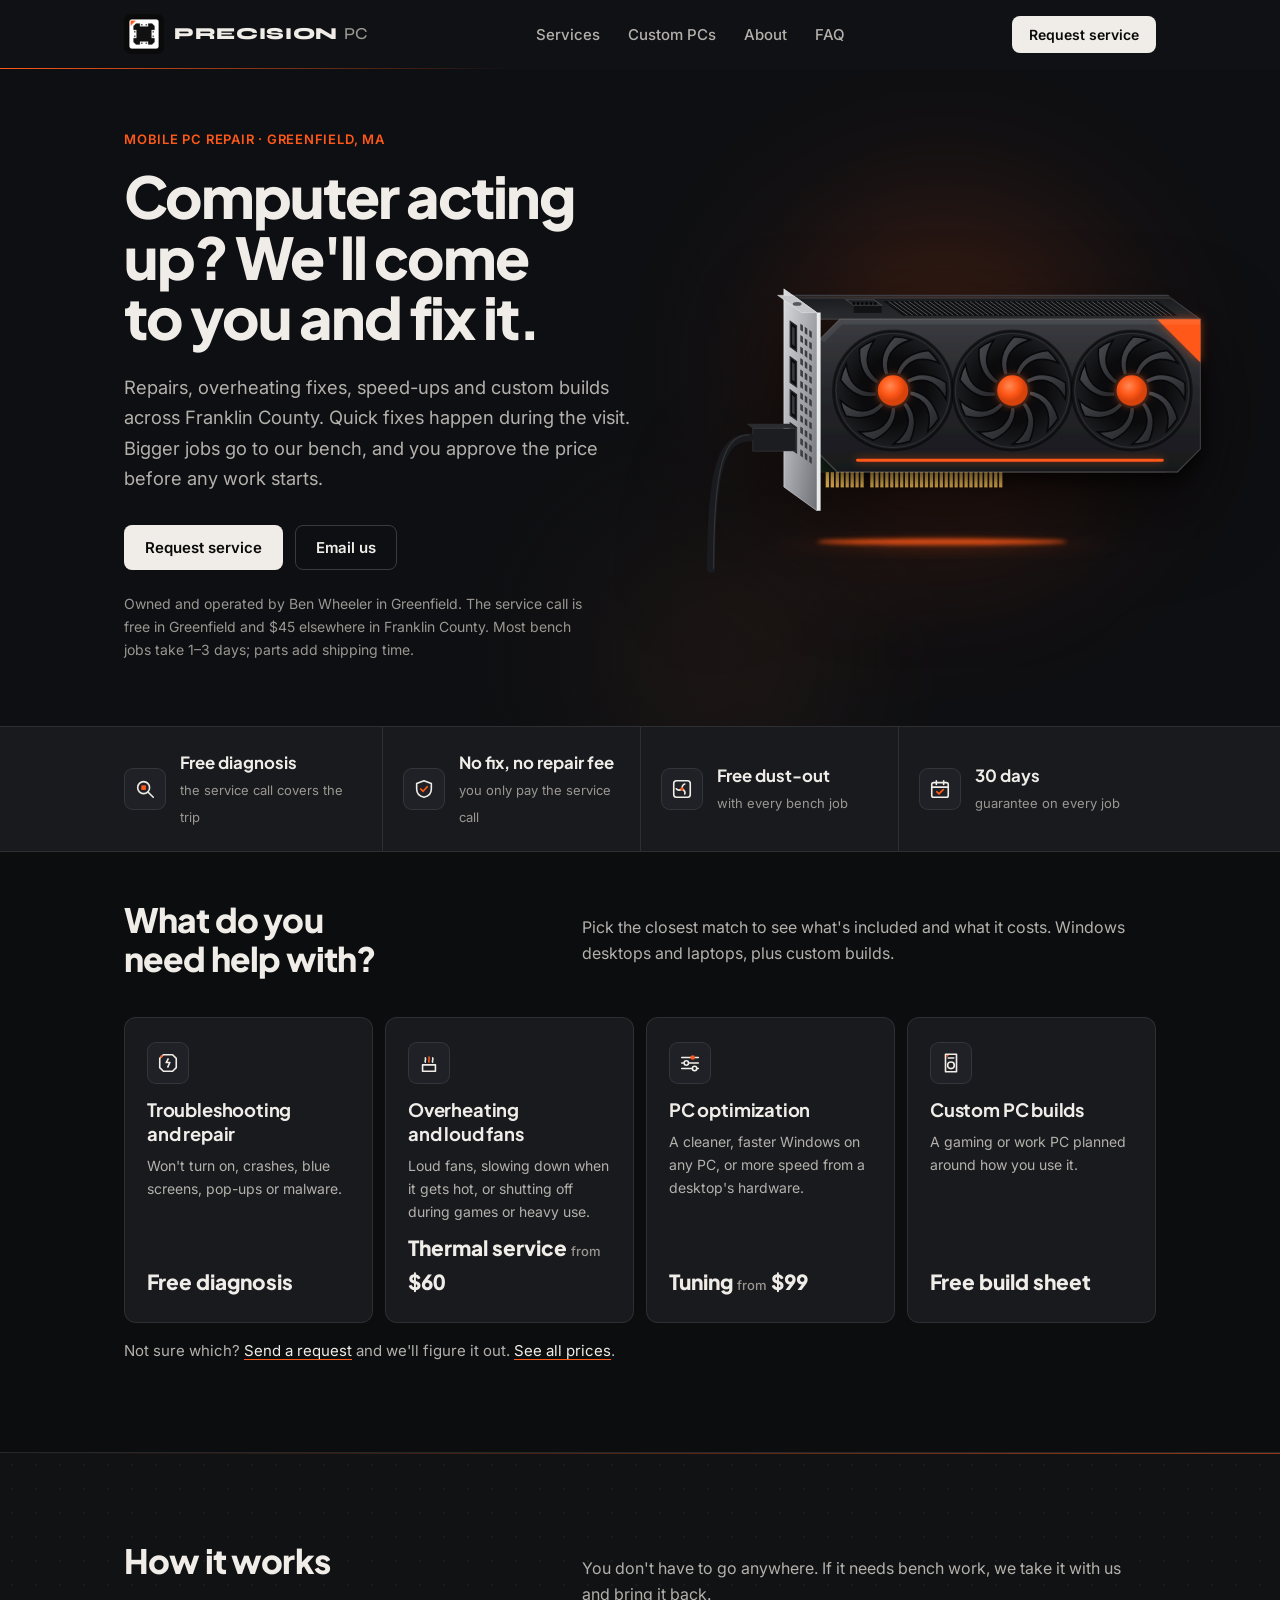
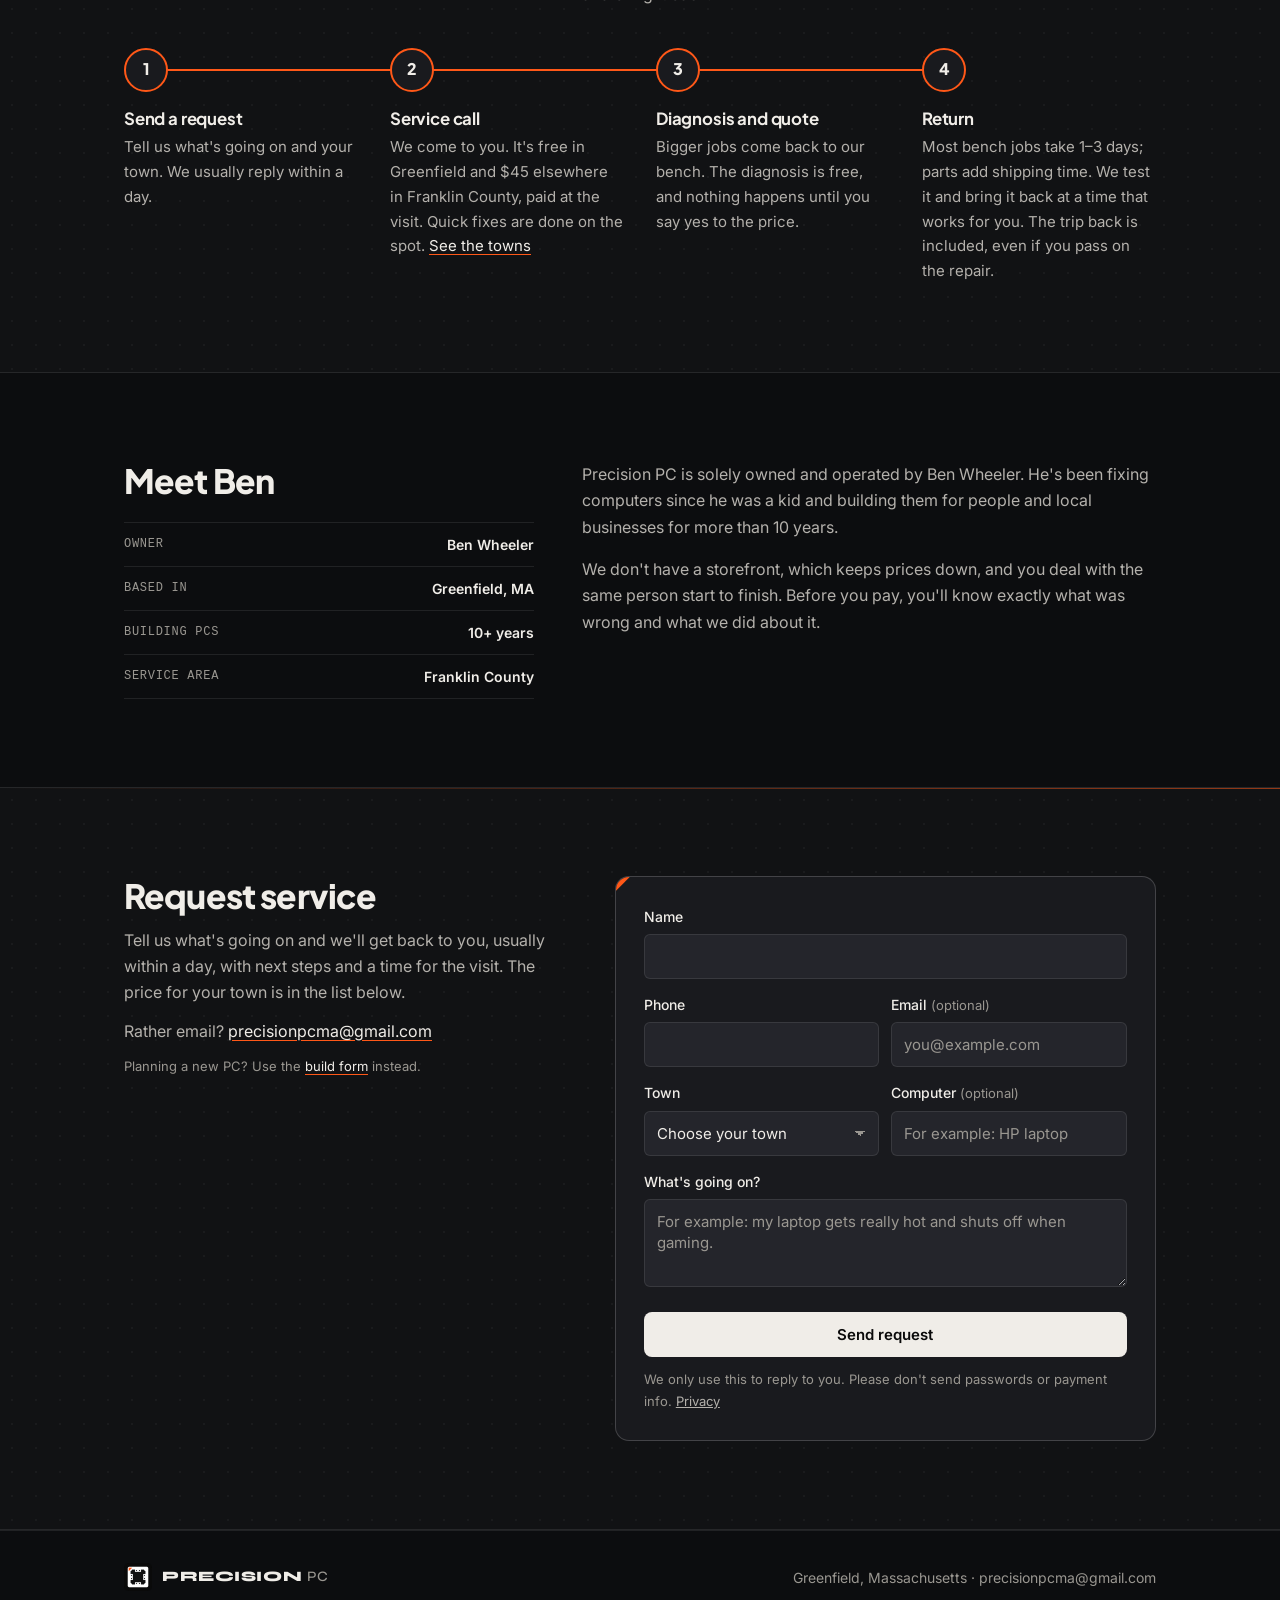
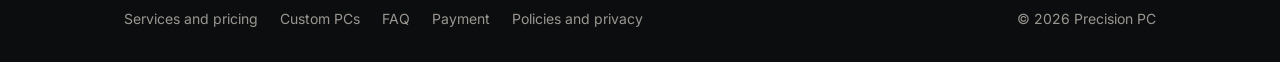
<file: index.html>
<!DOCTYPE html>
<html lang="en">
<head>
<meta charset="UTF-8" />
<meta name="viewport" content="width=device-width, initial-scale=1.0" />
<title>Precision PC | PC repair and custom builds in Greenfield, MA</title>
<meta name="description" content="PC repair, custom builds, performance tuning and thermal service in Greenfield, MA. Free diagnosis, with service calls across Franklin County." />
<link rel="canonical" href="https://precisionpcma.com/" />
<link rel="icon" href="/favicon.ico" sizes="48x48" />
<link rel="icon" type="image/png" href="/favicon-192.png" sizes="192x192" />
<link rel="apple-touch-icon" href="/apple-touch-icon.png" />
<meta name="theme-color" content="#0a0a0a" />
<meta property="og:type" content="website" />
<meta property="og:site_name" content="Precision PC" />
<meta property="og:title" content="Precision PC | PC repair and custom builds in Greenfield, MA" />
<meta property="og:description" content="PC repair, custom builds, performance tuning and thermal service in Greenfield, MA. Free diagnosis, with service calls across Franklin County." />
<meta property="og:url" content="https://precisionpcma.com/" />
<meta property="og:image" content="https://precisionpcma.com/og-image.png" />
<meta name="twitter:card" content="summary_large_image" />
<script type="application/ld+json">{"@context": "https://schema.org", "@type": "LocalBusiness", "name": "Precision PC", "url": "https://precisionpcma.com/", "email": "precisionpcma@gmail.com", "image": "https://precisionpcma.com/og-image.png", "logo": "https://precisionpcma.com/favicon-192.png", "description": "PC repair, custom builds, performance tuning and thermal service in Greenfield, MA. Free diagnosis, with service calls across Franklin County.", "address": {"@type": "PostalAddress", "addressLocality": "Greenfield", "addressRegion": "MA", "addressCountry": "US"}, "areaServed": [{"@type": "City", "name": "Greenfield, MA"}, {"@type": "AdministrativeArea", "name": "Franklin County, MA"}]}</script>
<script type="application/ld+json">{"@context": "https://schema.org", "@type": "WebSite", "name": "Precision PC", "alternateName": "Precision PC Greenfield", "url": "https://precisionpcma.com/"}</script>
<link rel="preconnect" href="https://fonts.googleapis.com" />
<link rel="preconnect" href="https://fonts.gstatic.com" crossorigin />
<link href="https://fonts.googleapis.com/css2?family=Syne:wght@500;800&family=Plus+Jakarta+Sans:wght@600;700;800&family=Inter:wght@400;500;600&display=swap" rel="stylesheet" />
<link rel="stylesheet" href="site.css" />
</head>
<body class="has-mbar">
<header>
  <div class="wrap nav">
    <a href="index.html" class="brand" aria-label="Precision PC home"><img src="logo.png" alt="" width="40" height="40" /><span class="wordmark">Precision <span>PC</span></span></a>
    <ul><li><a href="services.html">Services</a></li><li><a href="builds.html"><span class="nl">Custom PCs</span><span class="ns">Custom PCs</span></a></li><li><a href="index.html#about">About</a></li><li><a href="faq.html">FAQ</a></li></ul>
    <a href="index.html#quote" class="btn btn-primary">Request service</a>
  </div>
</header>
<main id="top">
<svg width="0" height="0" style="position:absolute" aria-hidden="true" focusable="false"><defs>
<symbol id="i-repair" viewBox="0 0 24 24"><path d="M7 3h10l4 4v10l-4 4H7l-4-4V7z" fill="none" stroke="currentColor" stroke-width="1.75" stroke-linejoin="round"/><path d="M12.5 7l-2.5 4.5h4L11.5 17" fill="none" stroke="currentColor" stroke-width="1.75" stroke-linejoin="round"/><path d="M3.8 3.8h3.6L3.8 7.4z" fill="var(--orange)"/></symbol>
<symbol id="i-thermal" viewBox="0 0 24 24"><path d="M5 14h14v7H5z" fill="none" stroke="currentColor" stroke-width="1.75" stroke-linejoin="round"/><path d="M8 11c-1.2-1.4 1.2-2.6 0-4.5M16 11c-1.2-1.4 1.2-2.6 0-4.5" fill="none" stroke="currentColor" stroke-width="1.75" stroke-linecap="round"/><path d="M12 11c-1.2-1.6 1.2-3 0-5.5" fill="none" stroke="var(--orange)" stroke-width="1.75" stroke-linecap="round"/></symbol>
<symbol id="i-tune" viewBox="0 0 24 24"><path d="M3 6h18M3 12h18M3 18h18" stroke="currentColor" stroke-width="1.75" stroke-linecap="round"/><circle cx="15" cy="6" r="2.4" fill="var(--orange)"/><circle cx="8" cy="12" r="2.4" fill="var(--surface-2)" stroke="currentColor" stroke-width="1.75"/><circle cx="17" cy="18" r="2.4" fill="var(--surface-2)" stroke="currentColor" stroke-width="1.75"/></symbol>
<symbol id="i-build" viewBox="0 0 24 24"><path d="M6 2.5h12v19H6z" fill="none" stroke="currentColor" stroke-width="1.75" stroke-linejoin="round"/><circle cx="12" cy="14.5" r="3.6" fill="none" stroke="currentColor" stroke-width="1.75"/><path d="M9 6.5h6" stroke="currentColor" stroke-width="1.75" stroke-linecap="round"/><path d="M6.9 3.4h3L6.9 6.4z" fill="var(--orange)"/></symbol>
<symbol id="i-search" viewBox="0 0 24 24"><circle cx="10.5" cy="10.5" r="6.5" fill="none" stroke="currentColor" stroke-width="1.75"/><path d="M15.5 15.5L21 21" stroke="currentColor" stroke-width="1.75" stroke-linecap="round"/><path d="M8 8h5v5H8z" fill="var(--orange)"/></symbol>
<symbol id="i-shield" viewBox="0 0 24 24"><path d="M12 3l8 3v6c0 5-3.6 8-8 9-4.4-1-8-4-8-9V6z" fill="none" stroke="currentColor" stroke-width="1.75" stroke-linejoin="round"/><path d="M8.5 12l2.5 2.5 4.5-5" fill="none" stroke="var(--orange)" stroke-width="1.9" stroke-linecap="round" stroke-linejoin="round"/></symbol>
<symbol id="i-fan" viewBox="0 0 24 24"><rect x="3" y="3" width="18" height="18" rx="3" fill="none" stroke="currentColor" stroke-width="1.75"/><path d="M12 12c0-3 1-5 3-5.5M12 12c2.6 1.5 3.8 3.5 3 5.4M12 12c-2.6 1.5-5 1.4-6.2-.3" fill="none" stroke="currentColor" stroke-width="1.75" stroke-linecap="round"/><circle cx="12" cy="12" r="1.8" fill="var(--orange)"/></symbol>
<symbol id="i-cal" viewBox="0 0 24 24"><rect x="3" y="5" width="18" height="16" rx="2" fill="none" stroke="currentColor" stroke-width="1.75"/><path d="M3 10h18M8 3v4M16 3v4" stroke="currentColor" stroke-width="1.75" stroke-linecap="round"/><path d="M8.5 15l2.3 2.3 4.7-4.6" fill="none" stroke="var(--orange)" stroke-width="1.9" stroke-linecap="round" stroke-linejoin="round"/></symbol>
<symbol id="i-game" viewBox="0 0 24 24"><path d="M7 8h10a4 4 0 0 1 4 4v1.5a3.5 3.5 0 0 1-6.3 2.1L14 14.5h-4l-.7 1.1A3.5 3.5 0 0 1 3 13.5V12a4 4 0 0 1 4-4z" fill="none" stroke="currentColor" stroke-width="1.75" stroke-linejoin="round"/><path d="M7.5 10.5v3M6 12h3" stroke="currentColor" stroke-width="1.75" stroke-linecap="round"/><circle cx="16.5" cy="11.5" r="1.4" fill="var(--orange)"/></symbol>
<symbol id="i-stream" viewBox="0 0 24 24"><rect x="3" y="5" width="18" height="12" rx="2" fill="none" stroke="currentColor" stroke-width="1.75"/><path d="M8 21h8M12 17v4" stroke="currentColor" stroke-width="1.75" stroke-linecap="round"/><circle cx="17" cy="9" r="1.6" fill="var(--orange)"/><path d="M7 14l3-3 2 2 3-3" fill="none" stroke="currentColor" stroke-width="1.75" stroke-linecap="round" stroke-linejoin="round"/></symbol>
<symbol id="i-video" viewBox="0 0 24 24"><rect x="3" y="5" width="18" height="14" rx="2" fill="none" stroke="currentColor" stroke-width="1.75"/><path d="M10 9.2v5.6l4.8-2.8z" fill="var(--orange)"/></symbol>
<symbol id="i-cube" viewBox="0 0 24 24"><path d="M12 3l8 4.5v9L12 21l-8-4.5v-9z" fill="none" stroke="currentColor" stroke-width="1.75" stroke-linejoin="round"/><path d="M4 7.5l8 4.5 8-4.5M12 12v9" fill="none" stroke="currentColor" stroke-width="1.75" stroke-linejoin="round"/><circle cx="12" cy="12" r="1.6" fill="var(--orange)"/></symbol>
<symbol id="i-ai" viewBox="0 0 24 24"><path d="M7 4h10l3 3v10l-3 3H7l-3-3V7z" fill="none" stroke="currentColor" stroke-width="1.75" stroke-linejoin="round"/><path d="M9 15l3-6 3 6M10.2 13h3.6" fill="none" stroke="currentColor" stroke-width="1.6" stroke-linecap="round" stroke-linejoin="round"/><path d="M4.8 4.8h3L4.8 7.8z" fill="var(--orange)"/></symbol>
<symbol id="i-office" viewBox="0 0 24 24"><rect x="3" y="7" width="18" height="13" rx="2" fill="none" stroke="currentColor" stroke-width="1.75"/><path d="M9 7V5h6v2M3 12h18" fill="none" stroke="currentColor" stroke-width="1.75"/><rect x="10.5" y="11" width="3" height="2.5" fill="var(--orange)"/></symbol>
<symbol id="i-school" viewBox="0 0 24 24"><path d="M4 5.5C6.5 4.5 9.5 4.5 12 6c2.5-1.5 5.5-1.5 8-.5V19c-2.5-1-5.5-1-8 .5-2.5-1.5-5.5-1.5-8-.5z" fill="none" stroke="currentColor" stroke-width="1.75" stroke-linejoin="round"/><path d="M12 6v13.5" stroke="var(--orange)" stroke-width="1.75"/></symbol>
<symbol id="i-home" viewBox="0 0 24 24"><path d="M4 11l8-7 8 7v9H4z" fill="none" stroke="currentColor" stroke-width="1.75" stroke-linejoin="round"/><rect x="10" y="14" width="4" height="6" fill="var(--orange)"/></symbol>
<symbol id="i-wifi" viewBox="0 0 24 24"><path d="M3 9.5a13 13 0 0 1 18 0M6 13a8.5 8.5 0 0 1 12 0M9 16.5a4 4 0 0 1 6 0" fill="none" stroke="currentColor" stroke-width="1.75" stroke-linecap="round"/><circle cx="12" cy="19.5" r="1.6" fill="var(--orange)"/></symbol>
<symbol id="i-chat" viewBox="0 0 24 24"><path d="M4 5h16v11H9l-5 4z" fill="none" stroke="currentColor" stroke-width="1.75" stroke-linejoin="round"/><circle cx="9" cy="10.5" r="1.2" fill="currentColor"/><circle cx="12.5" cy="10.5" r="1.2" fill="var(--orange)"/><circle cx="16" cy="10.5" r="1.2" fill="currentColor"/></symbol>
<symbol id="i-phone" viewBox="0 0 24 24"><path d="M6 3h4l2 5-2.5 1.5a11 11 0 0 0 5 5L16 12l5 2v4a2 2 0 0 1-2 2A16 16 0 0 1 4 5a2 2 0 0 1 2-2z" fill="none" stroke="currentColor" stroke-width="1.75" stroke-linejoin="round"/><circle cx="18" cy="6" r="1.6" fill="var(--orange)"/></symbol>
<symbol id="i-mail" viewBox="0 0 24 24"><rect x="3" y="5" width="18" height="14" rx="2" fill="none" stroke="currentColor" stroke-width="1.75"/><path d="M3.5 6.5l8.5 6.5 8.5-6.5" fill="none" stroke="currentColor" stroke-width="1.75" stroke-linejoin="round"/><circle cx="12" cy="13" r="1.3" fill="var(--orange)"/></symbol>
</defs></svg>
<section class="hero hero2 hero-cine">
  <div class="cine-bg" aria-hidden="true"><span class="glow g1"></span><span class="glow g2"></span><i class="mote" style="left:52%;animation-delay:0s;animation-duration:9s"></i><i class="mote" style="left:60%;animation-delay:2.5s;animation-duration:11s"></i><i class="mote" style="left:68%;animation-delay:1.2s;animation-duration:8s"></i><i class="mote" style="left:74%;animation-delay:4s;animation-duration:12s"></i><i class="mote" style="left:81%;animation-delay:0.6s;animation-duration:10s"></i><i class="mote" style="left:88%;animation-delay:3.3s;animation-duration:9s"></i><i class="mote" style="left:64%;animation-delay:6s;animation-duration:13s"></i><i class="mote" style="left:92%;animation-delay:5s;animation-duration:11s"></i><i class="mote" style="left:57%;animation-delay:7.5s;animation-duration:10s"></i><i class="mote" style="left:84%;animation-delay:8s;animation-duration:12s"></i></div>
  <div class="wrap hero-grid">
    <div class="hero-copy">
      <span class="eyebrow">Mobile PC repair · Greenfield, MA</span>
      <h1>Computer acting up? We'll come to you and fix it.</h1>
      <p class="hero-lede">Repairs, overheating fixes, speed-ups and custom builds across Franklin County. Quick fixes happen during the visit. Bigger jobs go to our bench, and you approve the price before any work starts.</p>
      <div class="hero-actions"><a href="#quote" class="btn btn-primary">Request service</a><a href="mailto:precisionpcma@gmail.com" class="btn btn-quiet">Email us</a></div>
      <p class="hero-by">Owned and operated by Ben Wheeler in Greenfield. The service call is free in Greenfield and $45 elsewhere in Franklin County. Most bench jobs take 1–3 days; parts add shipping time.</p>
    </div>
    <div class="hero-art cine" aria-hidden="true"><div class="cine-stage drawn"><svg class="gpu gd" viewBox="0 0 640 420" role="presentation" focusable="false"><defs>
<linearGradient id="gdm" x1="0" y1="0" x2="0" y2="1"><stop offset="0" stop-color="#34353a"/><stop offset=".55" stop-color="#202125"/><stop offset="1" stop-color="#151619"/></linearGradient>
<linearGradient id="gdmd" x1="0" y1="0" x2="0" y2="1"><stop offset="0" stop-color="#1e1f23"/><stop offset="1" stop-color="#0f1012"/></linearGradient>
<linearGradient id="gdmet" x1="0" y1="0" x2="1" y2="1"><stop offset="0" stop-color="#8d8e93"/><stop offset=".45" stop-color="#55565c"/><stop offset="1" stop-color="#2b2c30"/></linearGradient>
<linearGradient id="gdcu" x1="0" y1="0" x2="1" y2="0"><stop offset="0" stop-color="#7a3f1f"/><stop offset=".5" stop-color="#d48a55"/><stop offset="1" stop-color="#7a3f1f"/></linearGradient>
<linearGradient id="gdscr" x1="0" y1="0" x2="1" y2="1"><stop offset="0" stop-color="#16171b"/><stop offset="1" stop-color="#0a0a0c"/></linearGradient>
<linearGradient id="gdgl" x1="0" y1="0" x2="1" y2="1"><stop offset="0" stop-color="#fff" stop-opacity=".16"/><stop offset=".3" stop-color="#fff" stop-opacity=".05"/><stop offset=".31" stop-color="#fff" stop-opacity="0"/><stop offset=".55" stop-color="#fff" stop-opacity="0"/><stop offset=".56" stop-color="#fff" stop-opacity=".04"/><stop offset=".7" stop-color="#fff" stop-opacity="0"/></linearGradient>
<radialGradient id="gdfloor"><stop offset="0" stop-color="#ff5818" stop-opacity=".55"/><stop offset="1" stop-color="#ff5818" stop-opacity="0"/></radialGradient>
<filter id="gdsh" x="-20%" y="-20%" width="140%" height="160%"><feDropShadow dx="0" dy="10" stdDeviation="10" flood-color="#000" flood-opacity=".6"/></filter>
<filter id="gdbl"><feGaussianBlur stdDeviation="6"/></filter>
<filter id="gdbl2" x="-20%" y="-300%" width="140%" height="700%"><feGaussianBlur stdDeviation="2.5"/></filter>
</defs><linearGradient id="gdface" x1="0" y1="0" x2="0" y2="1"><stop offset="0" stop-color="#3a3b40"/><stop offset=".5" stop-color="#25262a"/><stop offset="1" stop-color="#18191c"/></linearGradient><linearGradient id="gdtop" x1="0" y1="1" x2="0" y2="0"><stop offset="0" stop-color="#2c2d31"/><stop offset="1" stop-color="#1b1c1f"/></linearGradient><linearGradient id="gdbrk" x1="0" y1="0" x2="1" y2="1"><stop offset="0" stop-color="#d9dadd"/><stop offset=".5" stop-color="#a5a7ac"/><stop offset="1" stop-color="#6f7176"/></linearGradient><radialGradient id="gdwell"><stop offset=".55" stop-color="#0b0b0d"/><stop offset="1" stop-color="#1d1e22"/></radialGradient><linearGradient id="gdblade" x1="0" y1="0" x2="1" y2="1"><stop offset="0" stop-color="#4a4b50"/><stop offset="1" stop-color="#232428"/></linearGradient><radialGradient id="gdhub" cx="40%" cy="35%"><stop offset="0" stop-color="#ff8a55"/><stop offset=".6" stop-color="#ff5818"/><stop offset="1" stop-color="#d8430c"/></radialGradient><ellipse cx="330" cy="384" rx="207" ry="13" fill="url(#gdfloor)" opacity=".35" filter="url(#gdbl)"/><ellipse cx="330" cy="380" rx="143" ry="3.5" fill="#ff5818" opacity=".85" filter="url(#gdbl2)"/><polygon points="171.2,300.5 585.8,300.5 585.8,271.5 171.2,271.5" fill="#14211a" stroke="#fff" stroke-opacity=".08"/><g><polygon points="197.2,317.9 201.0,317.9 201.0,300.5 197.2,300.5" fill="#d4a64a" /><polygon points="202.9,317.9 206.7,317.9 206.7,300.5 202.9,300.5" fill="#d4a64a" /><polygon points="208.6,317.9 212.3,317.9 212.3,300.5 208.6,300.5" fill="#d4a64a" /><polygon points="214.2,317.9 218.0,317.9 218.0,300.5 214.2,300.5" fill="#d4a64a" /><polygon points="219.9,317.9 223.6,317.9 223.6,300.5 219.9,300.5" fill="#d4a64a" /><polygon points="225.5,317.9 229.3,317.9 229.3,300.5 225.5,300.5" fill="#d4a64a" /><polygon points="231.2,317.9 234.9,317.9 234.9,300.5 231.2,300.5" fill="#d4a64a" /><polygon points="236.8,317.9 240.6,317.9 240.6,300.5 236.8,300.5" fill="#d4a64a" /><polygon points="248.1,317.9 251.9,317.9 251.9,300.5 248.1,300.5" fill="#d4a64a" /><polygon points="253.8,317.9 257.6,317.9 257.6,300.5 253.8,300.5" fill="#d4a64a" /><polygon points="259.5,317.9 263.2,317.9 263.2,300.5 259.5,300.5" fill="#d4a64a" /><polygon points="265.1,317.9 268.9,317.9 268.9,300.5 265.1,300.5" fill="#d4a64a" /><polygon points="270.8,317.9 274.5,317.9 274.5,300.5 270.8,300.5" fill="#d4a64a" /><polygon points="276.4,317.9 280.2,317.9 280.2,300.5 276.4,300.5" fill="#d4a64a" /><polygon points="282.1,317.9 285.8,317.9 285.8,300.5 282.1,300.5" fill="#d4a64a" /><polygon points="287.7,317.9 291.5,317.9 291.5,300.5 287.7,300.5" fill="#d4a64a" /><polygon points="293.4,317.9 297.2,317.9 297.2,300.5 293.4,300.5" fill="#d4a64a" /><polygon points="299.0,317.9 302.8,317.9 302.8,300.5 299.0,300.5" fill="#d4a64a" /><polygon points="304.7,317.9 308.5,317.9 308.5,300.5 304.7,300.5" fill="#d4a64a" /><polygon points="310.4,317.9 314.1,317.9 314.1,300.5 310.4,300.5" fill="#d4a64a" /><polygon points="316.0,317.9 319.8,317.9 319.8,300.5 316.0,300.5" fill="#d4a64a" /><polygon points="321.7,317.9 325.4,317.9 325.4,300.5 321.7,300.5" fill="#d4a64a" /><polygon points="327.3,317.9 331.1,317.9 331.1,300.5 327.3,300.5" fill="#d4a64a" /><polygon points="333.0,317.9 336.7,317.9 336.7,300.5 333.0,300.5" fill="#d4a64a" /><polygon points="338.6,317.9 342.4,317.9 342.4,300.5 338.6,300.5" fill="#d4a64a" /><polygon points="344.3,317.9 348.0,317.9 348.0,300.5 344.3,300.5" fill="#d4a64a" /><polygon points="349.9,317.9 353.7,317.9 353.7,300.5 349.9,300.5" fill="#d4a64a" /><polygon points="355.6,317.9 359.4,317.9 359.4,300.5 355.6,300.5" fill="#d4a64a" /><polygon points="361.2,317.9 365.0,317.9 365.0,300.5 361.2,300.5" fill="#d4a64a" /><polygon points="366.9,317.9 370.7,317.9 370.7,300.5 366.9,300.5" fill="#d4a64a" /><polygon points="372.6,317.9 376.3,317.9 376.3,300.5 372.6,300.5" fill="#d4a64a" /><polygon points="378.2,317.9 382.0,317.9 382.0,300.5 378.2,300.5" fill="#d4a64a" /><polygon points="383.9,317.9 387.6,317.9 387.6,300.5 383.9,300.5" fill="#d4a64a" /><polygon points="389.5,317.9 393.3,317.9 393.3,300.5 389.5,300.5" fill="#d4a64a" /><polygon points="395.2,317.9 398.9,317.9 398.9,300.5 395.2,300.5" fill="#d4a64a" /></g><polygon points="155.9,100.0 590.9,100.0 588.0,97.9 153.0,97.9" fill="#3d3e43" /><polygon points="190.0,126.0 625.0,126.0 590.9,101.5 155.9,101.5" fill="url(#gdtop)" stroke="#fff" stroke-opacity=".16" stroke-width="1.2"/><polygon points="285.7,121.8 598.9,121.8 575.7,105.1 262.5,105.1" fill="#0f1012" /><g stroke="#8e8f94" stroke-opacity=".55" stroke-width="1.1"><path d="M290.8 121.3L269.0 105.6"/><path d="M296.6 121.3L274.8 105.6"/><path d="M302.4 121.3L280.6 105.6"/><path d="M308.2 121.3L286.4 105.6"/><path d="M314.0 121.3L292.2 105.6"/><path d="M319.8 121.3L298.0 105.6"/><path d="M325.6 121.3L303.8 105.6"/><path d="M331.4 121.3L309.6 105.6"/><path d="M337.2 121.3L315.4 105.6"/><path d="M343.0 121.3L321.2 105.6"/><path d="M348.8 121.3L327.0 105.6"/><path d="M354.6 121.3L332.8 105.6"/><path d="M360.4 121.3L338.6 105.6"/><path d="M366.2 121.3L344.4 105.6"/><path d="M372.0 121.3L350.2 105.6"/><path d="M377.8 121.3L356.0 105.6"/><path d="M383.6 121.3L361.8 105.6"/><path d="M389.4 121.3L367.6 105.6"/><path d="M395.2 121.3L373.4 105.6"/><path d="M401.0 121.3L379.2 105.6"/><path d="M406.8 121.3L385.0 105.6"/><path d="M412.6 121.3L390.8 105.6"/><path d="M418.4 121.3L396.6 105.6"/><path d="M424.2 121.3L402.4 105.6"/><path d="M430.0 121.3L408.2 105.6"/><path d="M435.8 121.3L414.0 105.6"/><path d="M441.6 121.3L419.8 105.6"/><path d="M447.4 121.3L425.6 105.6"/><path d="M453.2 121.3L431.4 105.6"/><path d="M459.0 121.3L437.2 105.6"/><path d="M464.8 121.3L443.0 105.6"/><path d="M470.6 121.3L448.8 105.6"/><path d="M476.4 121.3L454.6 105.6"/><path d="M482.2 121.3L460.4 105.6"/><path d="M488.0 121.3L466.2 105.6"/><path d="M493.8 121.3L472.0 105.6"/><path d="M499.6 121.3L477.8 105.6"/><path d="M505.4 121.3L483.6 105.6"/><path d="M511.2 121.3L489.4 105.6"/><path d="M517.0 121.3L495.2 105.6"/><path d="M522.8 121.3L501.0 105.6"/><path d="M528.6 121.3L506.8 105.6"/><path d="M534.4 121.3L512.6 105.6"/><path d="M540.2 121.3L518.4 105.6"/><path d="M546.0 121.3L524.2 105.6"/><path d="M551.8 121.3L530.0 105.6"/><path d="M557.6 121.3L535.8 105.6"/><path d="M563.4 121.3L541.6 105.6"/><path d="M569.2 121.3L547.4 105.6"/><path d="M575.0 121.3L553.2 105.6"/><path d="M580.8 121.3L559.0 105.6"/><path d="M586.6 121.3L564.8 105.6"/><path d="M592.4 121.3L570.6 105.6"/></g><polygon points="229.2,118.7 261.1,118.7 261.1,110.0 229.2,110.0" fill="#111214" /><polygon points="229.2,110.0 261.1,110.0 252.3,103.7 220.4,103.7" fill="#1d1e21" stroke="#fff" stroke-opacity=".16" stroke-width="1.2"/><rect x="228.2" y="106.4" width="2" height="3" fill="#000"/><rect x="233.1" y="106.4" width="2" height="3" fill="#000"/><rect x="238.0" y="106.4" width="2" height="3" fill="#000"/><rect x="242.9" y="106.4" width="2" height="3" fill="#000"/><rect x="247.9" y="106.4" width="2" height="3" fill="#000"/><rect x="252.8" y="106.4" width="2" height="3" fill="#000"/><g filter="url(#gdsh)"><polygon points="190.0,279.7 190.0,149.2 213.2,126.0 625.0,126.0 625.0,273.9 598.9,300.0 210.3,300.0" fill="url(#gdface)" stroke="#fff" stroke-opacity=".16" stroke-width="1.2"/></g><polygon points="575.7,126.0 625.0,126.0 625.0,175.3" fill="#ff5818" /><path class="gd-strip" d="M233.5 286.9H581.5" stroke="#ff5818" stroke-width="3.2" stroke-linecap="round"/><polygon points="190.0,149.2 213.2,126.0 625.0,126.0 625.0,131.8 216.1,131.8 195.8,152.1" fill="#fff" fill-opacity=".07"/><g transform="translate(274.1 207.2)"><circle r="68.1" fill="url(#gdwell)" stroke="#000" stroke-opacity=".5" stroke-width="3"/><circle r="65.2" fill="none" stroke="#fff" stroke-opacity=".10"/><g transform="scale(1.392)"><g class="gd-fan" style="animation-duration:1.20s"><path d="M13.0 0.0Q31.3 1.6 37.5 23.0A44 44 0 0 1 28.5 33.5Q34.2 9.0 12.5 3.7Z" fill="url(#gdblade)" stroke="#08080a" stroke-width="1.3"/><path d="M10.0 8.4Q23.0 21.3 14.0 41.7A44 44 0 0 1 0.3 44.0Q20.4 28.9 7.2 10.8Z" fill="url(#gdblade)" stroke="#08080a" stroke-width="1.3"/><path d="M2.3 12.8Q3.9 31.1 -16.1 40.9A44 44 0 0 1 -28.0 33.9Q-2.9 35.2 -1.4 12.9Z" fill="url(#gdblade)" stroke="#08080a" stroke-width="1.3"/><path d="M-6.5 11.3Q-17.0 26.3 -38.7 21.0A44 44 0 0 1 -43.3 8.0Q-24.9 25.1 -9.4 9.0Z" fill="url(#gdblade)" stroke="#08080a" stroke-width="1.3"/><path d="M-12.2 4.4Q-30.0 9.2 -43.1 -8.8A44 44 0 0 1 -38.3 -21.7Q-35.2 3.2 -13.0 0.8Z" fill="url(#gdblade)" stroke="#08080a" stroke-width="1.3"/><path d="M-12.2 -4.4Q-28.9 -12.2 -27.4 -34.4A44 44 0 0 1 -15.4 -41.2Q-29.0 -20.1 -10.5 -7.7Z" fill="url(#gdblade)" stroke="#08080a" stroke-width="1.3"/><path d="M-6.5 -11.3Q-14.3 -27.9 1.2 -44.0A44 44 0 0 1 14.7 -41.5Q-9.3 -34.1 -3.1 -12.6Z" fill="url(#gdblade)" stroke="#08080a" stroke-width="1.3"/><path d="M2.3 -12.8Q7.0 -30.6 29.2 -32.9A44 44 0 0 1 37.9 -22.3Q14.8 -32.1 5.8 -11.6Z" fill="url(#gdblade)" stroke="#08080a" stroke-width="1.3"/><path d="M10.0 -8.4Q25.0 -18.9 43.5 -6.5A44 44 0 0 1 43.4 7.3Q32.0 -15.1 11.9 -5.2Z" fill="url(#gdblade)" stroke="#08080a" stroke-width="1.3"/></g></g><circle r="20.3" fill="#141517"/><circle r="17.4" fill="url(#gdhub)" class="og"/></g><g transform="translate(410.4 207.2)"><circle r="68.1" fill="url(#gdwell)" stroke="#000" stroke-opacity=".5" stroke-width="3"/><circle r="65.2" fill="none" stroke="#fff" stroke-opacity=".10"/><g transform="scale(1.392)"><g class="gd-fan" style="animation-duration:1.35s"><path d="M13.0 0.0Q31.3 1.6 37.5 23.0A44 44 0 0 1 28.5 33.5Q34.2 9.0 12.5 3.7Z" fill="url(#gdblade)" stroke="#08080a" stroke-width="1.3"/><path d="M10.0 8.4Q23.0 21.3 14.0 41.7A44 44 0 0 1 0.3 44.0Q20.4 28.9 7.2 10.8Z" fill="url(#gdblade)" stroke="#08080a" stroke-width="1.3"/><path d="M2.3 12.8Q3.9 31.1 -16.1 40.9A44 44 0 0 1 -28.0 33.9Q-2.9 35.2 -1.4 12.9Z" fill="url(#gdblade)" stroke="#08080a" stroke-width="1.3"/><path d="M-6.5 11.3Q-17.0 26.3 -38.7 21.0A44 44 0 0 1 -43.3 8.0Q-24.9 25.1 -9.4 9.0Z" fill="url(#gdblade)" stroke="#08080a" stroke-width="1.3"/><path d="M-12.2 4.4Q-30.0 9.2 -43.1 -8.8A44 44 0 0 1 -38.3 -21.7Q-35.2 3.2 -13.0 0.8Z" fill="url(#gdblade)" stroke="#08080a" stroke-width="1.3"/><path d="M-12.2 -4.4Q-28.9 -12.2 -27.4 -34.4A44 44 0 0 1 -15.4 -41.2Q-29.0 -20.1 -10.5 -7.7Z" fill="url(#gdblade)" stroke="#08080a" stroke-width="1.3"/><path d="M-6.5 -11.3Q-14.3 -27.9 1.2 -44.0A44 44 0 0 1 14.7 -41.5Q-9.3 -34.1 -3.1 -12.6Z" fill="url(#gdblade)" stroke="#08080a" stroke-width="1.3"/><path d="M2.3 -12.8Q7.0 -30.6 29.2 -32.9A44 44 0 0 1 37.9 -22.3Q14.8 -32.1 5.8 -11.6Z" fill="url(#gdblade)" stroke="#08080a" stroke-width="1.3"/><path d="M10.0 -8.4Q25.0 -18.9 43.5 -6.5A44 44 0 0 1 43.4 7.3Q32.0 -15.1 11.9 -5.2Z" fill="url(#gdblade)" stroke="#08080a" stroke-width="1.3"/></g></g><circle r="20.3" fill="#141517"/><circle r="17.4" fill="url(#gdhub)" class="og"/></g><g transform="translate(546.7 207.2)"><circle r="68.1" fill="url(#gdwell)" stroke="#000" stroke-opacity=".5" stroke-width="3"/><circle r="65.2" fill="none" stroke="#fff" stroke-opacity=".10"/><g transform="scale(1.392)"><g class="gd-fan" style="animation-duration:1.50s"><path d="M13.0 0.0Q31.3 1.6 37.5 23.0A44 44 0 0 1 28.5 33.5Q34.2 9.0 12.5 3.7Z" fill="url(#gdblade)" stroke="#08080a" stroke-width="1.3"/><path d="M10.0 8.4Q23.0 21.3 14.0 41.7A44 44 0 0 1 0.3 44.0Q20.4 28.9 7.2 10.8Z" fill="url(#gdblade)" stroke="#08080a" stroke-width="1.3"/><path d="M2.3 12.8Q3.9 31.1 -16.1 40.9A44 44 0 0 1 -28.0 33.9Q-2.9 35.2 -1.4 12.9Z" fill="url(#gdblade)" stroke="#08080a" stroke-width="1.3"/><path d="M-6.5 11.3Q-17.0 26.3 -38.7 21.0A44 44 0 0 1 -43.3 8.0Q-24.9 25.1 -9.4 9.0Z" fill="url(#gdblade)" stroke="#08080a" stroke-width="1.3"/><path d="M-12.2 4.4Q-30.0 9.2 -43.1 -8.8A44 44 0 0 1 -38.3 -21.7Q-35.2 3.2 -13.0 0.8Z" fill="url(#gdblade)" stroke="#08080a" stroke-width="1.3"/><path d="M-12.2 -4.4Q-28.9 -12.2 -27.4 -34.4A44 44 0 0 1 -15.4 -41.2Q-29.0 -20.1 -10.5 -7.7Z" fill="url(#gdblade)" stroke="#08080a" stroke-width="1.3"/><path d="M-6.5 -11.3Q-14.3 -27.9 1.2 -44.0A44 44 0 0 1 14.7 -41.5Q-9.3 -34.1 -3.1 -12.6Z" fill="url(#gdblade)" stroke="#08080a" stroke-width="1.3"/><path d="M2.3 -12.8Q7.0 -30.6 29.2 -32.9A44 44 0 0 1 37.9 -22.3Q14.8 -32.1 5.8 -11.6Z" fill="url(#gdblade)" stroke="#08080a" stroke-width="1.3"/><path d="M10.0 -8.4Q25.0 -18.9 43.5 -6.5A44 44 0 0 1 43.4 7.3Q32.0 -15.1 11.9 -5.2Z" fill="url(#gdblade)" stroke="#08080a" stroke-width="1.3"/></g></g><circle r="20.3" fill="#141517"/><circle r="17.4" fill="url(#gdhub)" class="og"/></g><polygon points="191.4,344.5 187.1,344.5 187.1,118.3 191.4,118.3" fill="#e9eaec" /><polygon points="149.4,317.4 187.1,344.5 187.1,118.3 149.4,91.2" fill="url(#gdbrk)" stroke="#fff" stroke-opacity=".5" stroke-width="1"/><polygon points="187.1,118.3 169.7,118.3 142.2,98.5 159.6,98.5" fill="#c4c6ca" stroke="#fff" stroke-opacity=".4"/><ellipse cx="164.6" cy="108.4" rx="5" ry="2.2" fill="#55575c"/><polygon points="163.9,278.5 163.9,249.5 156.7,244.3 156.7,273.3" fill="#0c0c0e" stroke="#2a2b2f" stroke-width="1.4"/><polygon points="163.9,240.8 163.9,211.8 156.7,206.6 156.7,235.6" fill="#0c0c0e" stroke="#2a2b2f" stroke-width="1.4"/><polygon points="163.9,203.1 163.9,174.1 156.7,168.9 156.7,197.9" fill="#0c0c0e" stroke="#2a2b2f" stroke-width="1.4"/><polygon points="163.9,162.5 163.9,133.5 156.7,128.3 156.7,157.3" fill="#0c0c0e" stroke="#2a2b2f" stroke-width="1.4"/><polygon points="161.7,272.6 161.7,252.3 158.8,250.2 158.8,270.5" fill="#3a3b40" /><polygon points="161.7,234.9 161.7,214.6 158.8,212.5 158.8,232.8" fill="#3a3b40" /><polygon points="161.7,197.2 161.7,176.9 158.8,174.8 158.8,195.1" fill="#3a3b40" /><polygon points="161.7,156.6 161.7,136.3 158.8,134.2 158.8,154.5" fill="#3a3b40" /><polygon points="181.3,291.1 181.3,283.8 178.4,281.7 178.4,289.0" fill="#3b3d42" /><polygon points="176.2,287.4 176.2,280.2 173.3,278.1 173.3,285.3" fill="#3b3d42" /><polygon points="171.2,283.8 171.2,276.5 168.2,274.4 168.2,281.7" fill="#3b3d42" /><polygon points="181.3,278.0 181.3,270.8 178.4,268.7 178.4,275.9" fill="#3b3d42" /><polygon points="176.2,274.4 176.2,267.1 173.3,265.0 173.3,272.3" fill="#3b3d42" /><polygon points="171.2,270.7 171.2,263.5 168.2,261.4 168.2,268.6" fill="#3b3d42" /><polygon points="181.3,265.0 181.3,257.7 178.4,255.6 178.4,262.9" fill="#3b3d42" /><polygon points="176.2,261.3 176.2,254.1 173.3,252.0 173.3,259.2" fill="#3b3d42" /><polygon points="171.2,257.7 171.2,250.4 168.2,248.3 168.2,255.6" fill="#3b3d42" /><polygon points="181.3,251.9 181.3,244.7 178.4,242.6 178.4,249.8" fill="#3b3d42" /><polygon points="176.2,248.3 176.2,241.0 173.3,238.9 173.3,246.2" fill="#3b3d42" /><polygon points="171.2,244.6 171.2,237.4 168.2,235.3 168.2,242.5" fill="#3b3d42" /><polygon points="181.3,238.9 181.3,231.6 178.4,229.5 178.4,236.8" fill="#3b3d42" /><polygon points="176.2,235.2 176.2,228.0 173.3,225.9 173.3,233.1" fill="#3b3d42" /><polygon points="171.2,231.6 171.2,224.3 168.2,222.2 168.2,229.5" fill="#3b3d42" /><polygon points="181.3,225.8 181.3,218.6 178.4,216.5 178.4,223.7" fill="#3b3d42" /><polygon points="176.2,222.2 176.2,214.9 173.3,212.8 173.3,220.1" fill="#3b3d42" /><polygon points="171.2,218.5 171.2,211.3 168.2,209.2 168.2,216.4" fill="#3b3d42" /><polygon points="181.3,212.8 181.3,205.5 178.4,203.4 178.4,210.7" fill="#3b3d42" /><polygon points="176.2,209.1 176.2,201.9 173.3,199.8 173.3,207.0" fill="#3b3d42" /><polygon points="171.2,205.5 171.2,198.2 168.2,196.1 168.2,203.4" fill="#3b3d42" /><polygon points="181.3,199.7 181.3,192.5 178.4,190.4 178.4,197.6" fill="#3b3d42" /><polygon points="176.2,196.1 176.2,188.8 173.3,186.7 173.3,194.0" fill="#3b3d42" /><polygon points="171.2,192.4 171.2,185.2 168.2,183.1 168.2,190.3" fill="#3b3d42" /><polygon points="181.3,186.7 181.3,179.4 178.4,177.3 178.4,184.6" fill="#3b3d42" /><polygon points="176.2,183.0 176.2,175.8 173.3,173.7 173.3,180.9" fill="#3b3d42" /><polygon points="171.2,179.4 171.2,172.1 168.2,170.0 168.2,177.3" fill="#3b3d42" /><polygon points="181.3,173.6 181.3,166.4 178.4,164.3 178.4,171.5" fill="#3b3d42" /><polygon points="176.2,170.0 176.2,162.7 173.3,160.6 173.3,167.9" fill="#3b3d42" /><polygon points="171.2,166.3 171.2,159.1 168.2,157.0 168.2,164.2" fill="#3b3d42" /><polygon points="181.3,160.6 181.3,153.3 178.4,151.2 178.4,158.5" fill="#3b3d42" /><polygon points="176.2,156.9 176.2,149.7 173.3,147.6 173.3,154.8" fill="#3b3d42" /><polygon points="171.2,153.3 171.2,146.0 168.2,143.9 168.2,151.2" fill="#3b3d42" /><polygon points="181.3,147.5 181.3,140.3 178.4,138.2 178.4,145.4" fill="#3b3d42" /><polygon points="176.2,143.9 176.2,136.6 173.3,134.5 173.3,141.8" fill="#3b3d42" /><polygon points="171.2,140.2 171.2,133.0 168.2,130.9 168.2,138.1" fill="#3b3d42" /><polygon points="163.2,250.5 113.9,250.5 106.6,245.2 155.9,245.2" fill="#2a2b2f" /><polygon points="163.2,276.6 113.9,276.6 113.9,250.5 163.2,250.5" fill="#1c1d20" stroke="#fff" stroke-opacity=".12"/><path d="M110.2 260.9C80.2 260.9 66.2 290.9 66.2 410.9" stroke="#1a1b1e" stroke-width="9" fill="none" stroke-linecap="round"/><path d="M110.2 257.9C82.2 257.9 69.2 288.9 69.2 410.9" stroke="#fff" stroke-opacity=".10" stroke-width="1.5" fill="none"/></svg></div></div>
  </div>
</section>

<section class="stats" aria-label="Included with every job">
  <ul class="wrap">
    <li data-reveal><span class="ico-tile"><svg class="ico" aria-hidden="true" focusable="false"><use href="#i-search"/></svg></span><div><b>Free diagnosis</b><span>the service call covers the trip</span></div></li>
    <li data-reveal><span class="ico-tile"><svg class="ico" aria-hidden="true" focusable="false"><use href="#i-shield"/></svg></span><div><b>No fix, no repair fee</b><span>you only pay the service call</span></div></li>
    <li data-reveal><span class="ico-tile"><svg class="ico" aria-hidden="true" focusable="false"><use href="#i-fan"/></svg></span><div><b>Free dust-out</b><span>with every bench job</span></div></li>
    <li data-reveal><span class="ico-tile"><svg class="ico" aria-hidden="true" focusable="false"><use href="#i-cal"/></svg></span><div><b>30 days</b><span>guarantee on every job</span></div></li>
  </ul>
</section>

<section class="section" id="services">
  <div class="wrap">
    <div class="section-head" data-reveal><h2>What do you need help with?</h2><p>Pick the closest match to see what's included and what it costs. Windows desktops and laptops, plus custom builds.</p></div>
    <div class="goals">
      <a class="goal pinned" href="services.html#broken" data-reveal><span class="ico-tile"><svg class="ico" aria-hidden="true" focusable="false"><use href="#i-repair"/></svg></span><h3>Troubleshooting and repair</h3><p>Won't turn on, crashes, blue screens, pop-ups or malware.</p><span class="from">Free diagnosis</span></a>
      <a class="goal pinned" href="services.html#hot" data-reveal><span class="ico-tile"><svg class="ico" aria-hidden="true" focusable="false"><use href="#i-thermal"/></svg></span><h3>Overheating and loud fans</h3><p>Loud fans, slowing down when it gets hot, or shutting off during games or heavy use.</p><span class="from">Thermal service <small>from</small> $60</span></a>
      <a class="goal pinned" href="services.html#faster" data-reveal><span class="ico-tile"><svg class="ico" aria-hidden="true" focusable="false"><use href="#i-tune"/></svg></span><h3>PC optimization</h3><p>A cleaner, faster Windows on any PC, or more speed from a desktop's hardware.</p><span class="from">Tuning <small>from</small> $99</span></a>
      <a class="goal pinned" href="builds.html" data-reveal><span class="ico-tile"><svg class="ico" aria-hidden="true" focusable="false"><use href="#i-build"/></svg></span><h3>Custom PC builds</h3><p>A gaming or work PC planned around how you use it.</p><span class="from">Free build sheet</span></a>
    </div>
    <p class="goals-note">Not sure which? <a class="link" href="#quote">Send a request</a> and we'll figure it out. <a class="link" href="services.html">See all prices</a>.</p>
  </div>
</section>

<section class="section alt" id="how">
  <div class="wrap">
    <div class="section-head" data-reveal><h2>How it works</h2><p>You don't have to go anywhere. If it needs bench work, we take it with us and bring it back.</p></div>
    <ol class="trace">
      <li><h3>Send a request</h3><p>Tell us what's going on and your town. We usually reply within a day.</p></li>
      <li><h3>Service call</h3><p>We come to you. It's free in Greenfield and $45 elsewhere in Franklin County, paid at the visit. Quick fixes are done on the spot. <a class="link" href="services.html#pickup">See the towns</a></p></li>
      <li><h3>Diagnosis and quote</h3><p>Bigger jobs come back to our bench. The diagnosis is free, and nothing happens until you say yes to the price.</p></li>
      <li><h3>Return</h3><p>Most bench jobs take 1–3 days; parts add shipping time. We test it and bring it back at a time that works for you. The trip back is included, even if you pass on the repair.</p></li>
    </ol>
  </div>
</section>

<section class="section" id="about">
  <div class="wrap about" data-reveal>
    <div>
      <h2>Meet Ben</h2>
      <dl class="spec">
        <div><dt>Owner</dt><dd>Ben Wheeler</dd></div>
        <div><dt>Based in</dt><dd>Greenfield, MA</dd></div>
        <div><dt>Building PCs</dt><dd>10+ years</dd></div>
        <div><dt>Service area</dt><dd>Franklin County</dd></div>
      </dl>
    </div>
    <div class="about-copy">
      <p>Precision PC is solely owned and operated by Ben Wheeler. He's been fixing computers since he was a kid and building them for people and local businesses for more than 10 years.</p>
      <p>We don't have a storefront, which keeps prices down, and you deal with the same person start to finish. Before you pay, you'll know exactly what was wrong and what we did about it.</p>
    </div>
  </div>
</section>

<section class="section alt" id="quote">
  <div class="wrap req">
    <div class="req-copy" data-reveal>
      <h2>Request service</h2>
      <p>Tell us what's going on and we'll get back to you, usually within a day, with next steps and a time for the visit. The price for your town is in the list below.</p>
      <p>Rather email? <a class="link" href="mailto:precisionpcma@gmail.com">precisionpcma@gmail.com</a></p>
      <p class="hint">Planning a new PC? Use the <a class="link" href="builds.html#plan">build form</a> instead.</p>
    </div>
    <div>
      <form class="card pinned" id="request-form" novalidate>
        <div class="field"><label for="r-name">Name</label><input id="r-name" autocomplete="name" /></div>
        <div class="row"><div class="field"><label for="r-phone">Phone</label><input id="r-phone" type="tel" autocomplete="tel" /></div><div class="field"><label for="r-email">Email <small>(optional)</small></label><input id="r-email" type="email" autocomplete="email" placeholder="you@example.com" /></div></div>
        <div class="row"><div class="field"><label for="r-town">Town</label><select id="r-town"><option value="">Choose your town</option><option value="Ashfield">Ashfield ($45)</option><option value="Bernardston">Bernardston ($45)</option><option value="Buckland">Buckland ($45)</option><option value="Charlemont">Charlemont ($45)</option><option value="Colrain">Colrain ($45)</option><option value="Conway">Conway ($45)</option><option value="Deerfield">Deerfield, including South Deerfield ($45)</option><option value="Erving">Erving ($45)</option><option value="Gill">Gill ($45)</option><option value="Greenfield">Greenfield (free)</option><option value="Hawley">Hawley ($45)</option><option value="Heath">Heath ($45)</option><option value="Leverett">Leverett ($45)</option><option value="Leyden">Leyden ($45)</option><option value="Monroe">Monroe ($45)</option><option value="Montague">Montague, including Turners Falls and Millers Falls ($45)</option><option value="New Salem">New Salem ($45)</option><option value="Northfield">Northfield ($45)</option><option value="Orange">Orange ($45)</option><option value="Rowe">Rowe ($45)</option><option value="Shelburne">Shelburne, including Shelburne Falls ($45)</option><option value="Shutesbury">Shutesbury ($45)</option><option value="Sunderland">Sunderland ($45)</option><option value="Warwick">Warwick ($45)</option><option value="Wendell">Wendell ($45)</option><option value="Whately">Whately ($45)</option><option value="Outside Franklin County">Outside Franklin County (quoted, from $65)</option></select></div><div class="field"><label for="r-device">Computer <small>(optional)</small></label><input id="r-device" placeholder="For example: HP laptop" /></div></div>
        <div class="field"><label for="r-msg">What's going on?</label><textarea id="r-msg" placeholder="For example: my laptop gets really hot and shuts off when gaming."></textarea></div>
        <input type="text" id="r-bot" tabindex="-1" autocomplete="off" aria-hidden="true" style="display:none" />
        <button class="btn btn-primary" id="r-btn" type="submit">Send request</button>
        <p class="error" id="r-err" role="alert"></p>
        <p class="fine">We only use this to reply to you. Please don't send passwords or payment info. <a href="faq.html#policies">Privacy</a></p>
      </form>
      <div class="card sent" id="r-sent" role="status"><h2 id="r-sent-title" tabindex="-1">Request sent</h2><p>Thanks. We usually get back to you within a day.</p></div>
    </div>
  </div>
</section>
</main>
<footer>
  <div class="wrap foot">
    <a href="index.html" class="brand"><img src="logo.png" alt="" width="28" height="28" /><span class="wordmark">Precision <span>PC</span></span></a>
    <span>Greenfield, Massachusetts · <a href="mailto:precisionpcma@gmail.com">precisionpcma@gmail.com</a></span>
    <nav aria-label="Footer"><a href="services.html">Services and pricing</a><a href="builds.html">Custom PCs</a><a href="faq.html">FAQ</a><a href="pay.html">Payment</a><a href="faq.html#policies">Policies and privacy</a></nav>
    <span>&copy; 2026 Precision PC</span>
  </div>
</footer>
<div class="mbar"><a href="index.html#quote" class="btn btn-primary">Request service</a><a href="mailto:precisionpcma@gmail.com" class="btn btn-quiet">Email</a></div>
<script src="site.js"></script>
</body>
</html>
</file>
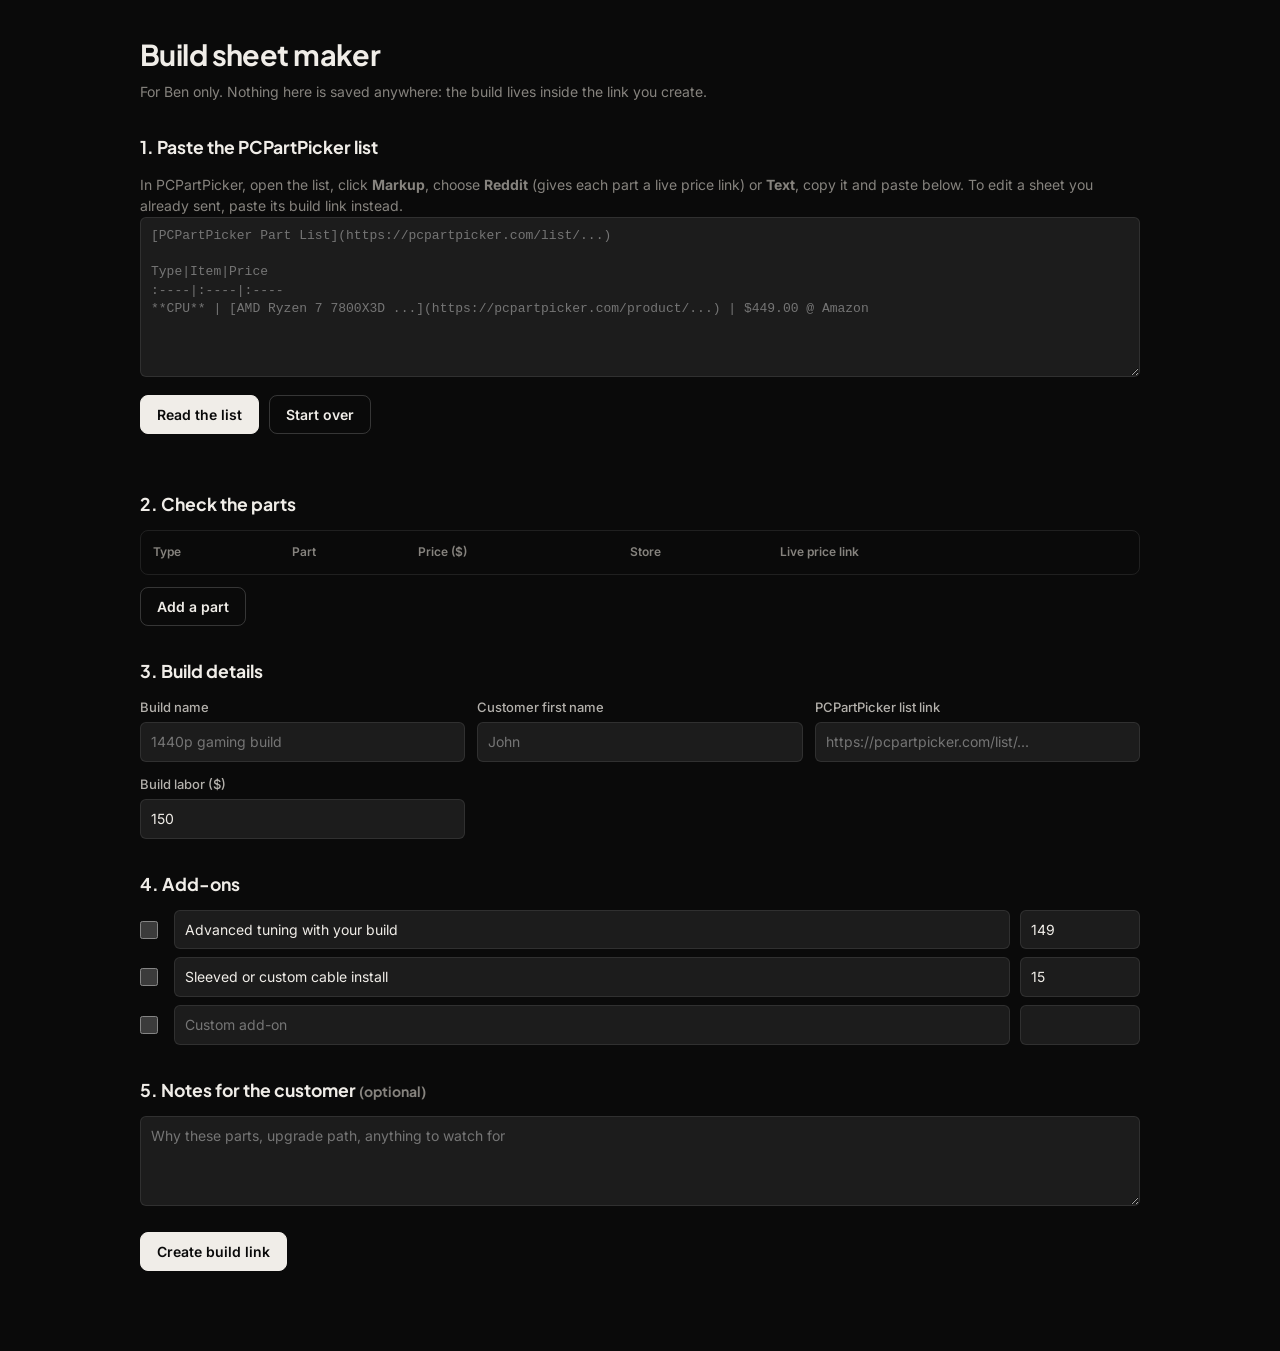
<file: build-tool.html>
<!DOCTYPE html>
<html lang="en">
<head>
<meta charset="UTF-8" />
<meta name="viewport" content="width=device-width, initial-scale=1.0" />
<meta name="robots" content="noindex, nofollow" />
<title>Build sheet maker | Precision PC</title>
<link rel="preconnect" href="https://fonts.googleapis.com" />
<link rel="preconnect" href="https://fonts.gstatic.com" crossorigin />
<link href="https://fonts.googleapis.com/css2?family=Plus+Jakarta+Sans:wght@700;800&family=Inter:wght@400;500;600&display=swap" rel="stylesheet" />
<style>
:root{--bg:#0a0a0a;--surface:#141414;--field:#1c1c1c;--line:rgba(255,255,255,.09);--line-strong:rgba(255,255,255,.18);--text:#f0ede8;--text-2:#b4b1ac;--text-3:#86837e;--orange:#ff5818;color-scheme:dark}
*,*::before,*::after{box-sizing:border-box;margin:0;padding:0}
body{font:15px/1.55 'Inter',system-ui,sans-serif;background:var(--bg);color:var(--text);padding:32px 24px 80px}
.wrap{max-width:1000px;margin:0 auto}
h1,h2{font-family:'Plus Jakarta Sans','Inter',sans-serif}
h1{font-size:1.8rem;letter-spacing:-.02em;margin-bottom:4px}
h2{font-size:1.1rem;margin:32px 0 12px}
p{color:var(--text-2)}
.hint{font-size:14px;color:var(--text-3)}
textarea,input{width:100%;background:var(--field);border:1px solid var(--line);border-radius:6px;color:var(--text);font:400 14px/1.4 'Inter',sans-serif;padding:9px 10px}
textarea{min-height:160px;font-family:ui-monospace,Menlo,Consolas,monospace;font-size:13px}
input:focus,textarea:focus{outline:none;border-color:var(--orange)}
label{display:block;font-size:13px;font-weight:500;margin-bottom:5px;color:var(--text-2)}
.btn{display:inline-flex;align-items:center;gap:8px;font:600 14px 'Inter',sans-serif;border-radius:8px;padding:10px 16px;border:1px solid var(--line-strong);background:transparent;color:var(--text);cursor:pointer;text-decoration:none}
.btn:hover{border-color:var(--orange)}
.btn-primary{background:var(--text);color:#0a0a0a;border-color:var(--text)}
.btn-primary:hover{background:var(--orange);border-color:var(--orange)}
.actions{display:flex;flex-wrap:wrap;gap:10px;margin-top:12px}
.grid{display:grid;grid-template-columns:repeat(3,minmax(0,1fr));gap:12px}
table{width:100%;border-collapse:collapse}
th{text-align:left;font-size:12px;font-weight:600;color:var(--text-3);padding:6px 6px}
td{padding:4px 6px;vertical-align:top}
td.x{width:36px}
.del{background:none;border:0;color:var(--text-3);font-size:18px;cursor:pointer;padding:6px}
.del:hover{color:var(--orange)}
.scroll{overflow-x:auto;border:1px solid var(--line);border-radius:8px;padding:6px}
.addon{display:grid;grid-template-columns:24px minmax(0,1fr) 120px;gap:10px;align-items:center;margin-bottom:8px}
.addon input[type=checkbox]{width:18px;height:18px;accent-color:var(--orange)}
.out{margin-top:16px;padding:16px;border:1px solid var(--orange);border-radius:10px;display:none}
.out input{font-family:ui-monospace,Menlo,Consolas,monospace;font-size:12px}
.msg{font-size:14px;color:var(--orange);margin-top:8px;min-height:1.2em}
.total{font-size:14px;color:var(--text-2);margin-top:10px}
@media (max-width:700px){.grid{grid-template-columns:1fr}}
</style>
</head>
<body>
<div class="wrap">
  <h1>Build sheet maker</h1>
  <p class="hint">For Ben only. Nothing here is saved anywhere: the build lives inside the link you create.</p>

  <h2>1. Paste the PCPartPicker list</h2>
  <p class="hint">In PCPartPicker, open the list, click <b>Markup</b>, choose <b>Reddit</b> (gives each part a live price link) or <b>Text</b>, copy it and paste below. To edit a sheet you already sent, paste its build link instead.</p>
  <textarea id="paste" placeholder="[PCPartPicker Part List](https://pcpartpicker.com/list/...)&#10;&#10;Type|Item|Price&#10;:----|:----|:----&#10;**CPU** | [AMD Ryzen 7 7800X3D ...](https://pcpartpicker.com/product/...) | $449.00 @ Amazon"></textarea>
  <div class="actions"><button class="btn btn-primary" id="parse">Read the list</button><button class="btn" id="clear">Start over</button></div>
  <p class="msg" id="parse-msg"></p>

  <h2>2. Check the parts</h2>
  <div class="scroll"><table><thead><tr><th>Type</th><th>Part</th><th>Price ($)</th><th>Store</th><th>Live price link</th><th></th></tr></thead><tbody id="rows"></tbody></table></div>
  <div class="actions"><button class="btn" id="add">Add a part</button></div>
  <p class="total" id="parts-total"></p>

  <h2>3. Build details</h2>
  <div class="grid">
    <div><label for="title">Build name</label><input id="title" placeholder="1440p gaming build" /></div>
    <div><label for="cname">Customer first name</label><input id="cname" placeholder="John" /></div>
    <div><label for="list">PCPartPicker list link</label><input id="list" placeholder="https://pcpartpicker.com/list/..." /></div>
  </div>
  <div class="grid" style="margin-top:12px">
    <div><label for="labor">Build labor ($)</label><input id="labor" type="number" min="0" step="1" value="150" /></div>
  </div>

  <h2>4. Add-ons</h2>
  <div id="addons">
    <div class="addon"><input type="checkbox" id="ad1" /><input value="Advanced tuning with your build" aria-label="Add-on name" /><input type="number" value="149" aria-label="Price" /></div>
    <div class="addon"><input type="checkbox" id="ad2" /><input value="Sleeved or custom cable install" aria-label="Add-on name" /><input type="number" value="15" aria-label="Price" /></div>
    <div class="addon"><input type="checkbox" id="ad3" /><input value="" placeholder="Custom add-on" aria-label="Add-on name" /><input type="number" value="" aria-label="Price" /></div>
  </div>

  <h2>5. Notes for the customer <span class="hint">(optional)</span></h2>
  <textarea id="notes" style="min-height:90px;font-family:Inter,sans-serif;font-size:14px" placeholder="Why these parts, upgrade path, anything to watch for"></textarea>

  <div class="actions" style="margin-top:20px"><button class="btn btn-primary" id="make">Create build link</button></div>
  <div class="out" id="out">
    <label for="link">Send this link to the customer</label>
    <input id="link" readonly />
    <div class="actions"><button class="btn btn-primary" id="copy">Copy link</button><a class="btn" id="open" target="_blank" rel="noopener">Preview sheet</a></div>
    <p class="msg" id="copy-msg"></p>
  </div>
</div>
<script>
/* Precision PC build sheet: shared encode/decode for build links.
   The whole parts list lives in the link after "#", so nothing is stored on a server. */
var PPC = (function () {
  function b64urlFromBytes(bytes) {
    var bin = '';
    for (var i = 0; i < bytes.length; i++) bin += String.fromCharCode(bytes[i]);
    return btoa(bin).replace(/\+/g, '-').replace(/\//g, '_').replace(/=+$/, '');
  }
  function bytesFromB64url(s) {
    s = s.replace(/-/g, '+').replace(/_/g, '/');
    while (s.length % 4) s += '=';
    var bin = atob(s), out = new Uint8Array(bin.length);
    for (var i = 0; i < bin.length; i++) out[i] = bin.charCodeAt(i);
    return out;
  }
  async function pipe(bytes, stream) {
    var res = new Response(new Blob([bytes]).stream().pipeThrough(stream));
    return new Uint8Array(await res.arrayBuffer());
  }
  async function encode(obj) {
    var bytes = new TextEncoder().encode(JSON.stringify(obj));
    if (typeof CompressionStream === 'function') {
      try { return 'z' + b64urlFromBytes(await pipe(bytes, new CompressionStream('deflate-raw'))); } catch (e) {}
    }
    return 'j' + b64urlFromBytes(bytes);
  }
  async function decode(str) {
    var kind = str.charAt(0), bytes = bytesFromB64url(str.slice(1));
    if (kind === 'z') bytes = await pipe(bytes, new DecompressionStream('deflate-raw'));
    else if (kind !== 'j') throw new Error('Unknown link format');
    return JSON.parse(new TextDecoder().decode(bytes));
  }
  function money(n) {
    var v = Number(n);
    if (!isFinite(v)) return '';
    return '$' + v.toLocaleString('en-US', { minimumFractionDigits: 2, maximumFractionDigits: 2 });
  }
  /* Parse PCPartPicker exports: the Markdown (Reddit) table or the plain Text format. */
  function parsePcpp(text) {
    var out = { list: '', parts: [] };
    var listM = text.match(/https?:\/\/(?:[a-z]+\.)?pcpartpicker\.com\/(?:list|user\/[^\/\s]+\/saved)\/[A-Za-z0-9#\/_-]+/);
    if (listM) out.list = listM[0].replace(/[)\]]+$/, '');
    var priceRe = /\$\s?([\d,]+(?:\.\d{1,2})?)/;
    text.split(/\r?\n/).forEach(function (raw) {
      var line = raw.trim();
      if (!line) return;
      // Markdown table row: **Type** | [Name](url) | $123.45 @ Store
      var md = line.match(/^\*\*(.+?)\*\*\s*\|\s*(.+?)\s*\|\s*(.*)$/);
      if (md) {
        var type = md[1].trim(), item = md[2].trim(), priceCell = md[3].trim();
        if (/^total$/i.test(type)) return;
        var link = item.match(/^\[(.+)\]\((https?:\/\/[^)\s]+)\)$/);
        var name = link ? link[1] : item.replace(/\*/g, '');
        var url = link ? link[2] : '';
        var pm = priceCell.match(priceRe), sm = priceCell.match(/@\s*(.+)$/);
        out.parts.push({ type: type, name: name, price: pm ? pm[1].replace(/,/g, '') : '', url: url, store: sm ? sm[1].replace(/\*/g, '').trim() : '' });
        return;
      }
      // Text format: Type: Name  ($123.45 @ Store)
      var tx = line.match(/^([A-Za-z][A-Za-z \/]+?):\s+(.+?)(?:\s+\((.*)\))?$/);
      if (tx && !/^(PCPartPicker Part List|Total|Generated by|Prices include|Custom Part List)/i.test(line)) {
        var info = tx[3] || '', p2 = info.match(priceRe), s2 = info.match(/@\s*(.+)$/);
        out.parts.push({ type: tx[1].trim(), name: tx[2].trim(), price: p2 ? p2[1].replace(/,/g, '') : '', url: '', store: s2 ? s2[1].trim() : '' });
      }
    });
    return out;
  }
  return { encode: encode, decode: decode, money: money, parsePcpp: parsePcpp };
})();

var rows=document.getElementById('rows');
function addRow(p){
  p=p||{};
  var tr=document.createElement('tr');
  var cell=function(v,w,ph){return '<td style="min-width:'+w+'px"><input value="'+String(v||'').replace(/"/g,'&quot;')+'" placeholder="'+(ph||'')+'" /></td>';};
  tr.innerHTML=cell(p.type,110,'CPU')+cell(p.name,280,'Part name')+cell(p.price,90,'0.00')+cell(p.store,100,'Amazon')+cell(p.url,220,'https://pcpartpicker.com/product/...')+'<td class="x"><button class="del" title="Remove part" aria-label="Remove part">×</button></td>';
  tr.querySelector('.del').onclick=function(){tr.remove();total();};
  tr.querySelectorAll('input').forEach(function(i){i.oninput=total;});
  rows.appendChild(tr);
}
function readRows(){
  return Array.prototype.map.call(rows.children,function(tr){
    var v=Array.prototype.map.call(tr.querySelectorAll('input'),function(i){return i.value.trim();});
    return {type:v[0],name:v[1],price:v[2].replace(/[$,]/g,''),store:v[3],url:v[4]};
  }).filter(function(p){return p.name;});
}
function total(){
  var t=readRows().reduce(function(s,p){return s+(parseFloat(p.price)||0);},0);
  document.getElementById('parts-total').textContent=rows.children.length?'Parts total: '+PPC.money(t):'';
}
document.getElementById('parse').onclick=async function(){
  var txt=document.getElementById('paste').value, msg=document.getElementById('parse-msg');
  var hm=txt.match(/#([zj][A-Za-z0-9_-]+)/);
  if(hm && /precisionpcma|build/.test(txt)){
    try{var d=await PPC.decode(hm[1]);load(d);msg.textContent='Loaded the existing sheet. Edit it and create a new link.';return;}catch(e){}
  }
  var r=PPC.parsePcpp(txt);
  if(!r.parts.length){msg.textContent='No parts found. Copy the Reddit or Text markup from PCPartPicker and paste it again.';return;}
  rows.innerHTML='';r.parts.forEach(addRow);
  if(r.list)document.getElementById('list').value=r.list;
  msg.textContent='Found '+r.parts.length+' parts. Check them below.';total();
};
function load(d){
  rows.innerHTML='';(d.parts||[]).forEach(addRow);
  document.getElementById('title').value=d.title||'';document.getElementById('cname').value=d.name||'';
  document.getElementById('list').value=d.list||'';document.getElementById('labor').value=d.labor!=null?d.labor:150;
  document.getElementById('notes').value=d.notes||'';
  var boxes=document.querySelectorAll('#addons .addon');boxes.forEach(function(b){b.children[0].checked=false;});
  (d.addons||[]).forEach(function(a,i){var b=boxes[Math.min(i,boxes.length-1)];var match=Array.prototype.find.call(boxes,function(x){return x.children[1].value===a.label;})||b;match.children[0].checked=true;match.children[1].value=a.label;match.children[2].value=a.price;});
  total();
}
document.getElementById('add').onclick=function(){addRow();};
document.getElementById('clear').onclick=function(){if(rows.children.length && !window.confirm('Clear everything and start over?'))return;location.reload();};
document.getElementById('make').onclick=async function(){
  var parts=readRows();
  if(!parts.length){document.getElementById('parse-msg').textContent='Add at least one part first.';return;}
  var addons=[];document.querySelectorAll('#addons .addon').forEach(function(a){var c=a.children;if(c[0].checked&&c[1].value.trim())addons.push({label:c[1].value.trim(),price:parseFloat(c[2].value)||0});});
  var d={v:1,title:document.getElementById('title').value.trim(),name:document.getElementById('cname').value.trim(),
    date:new Date().toLocaleDateString('en-US',{month:'long',day:'numeric',year:'numeric'}),list:document.getElementById('list').value.trim(),
    parts:parts,labor:parseFloat(document.getElementById('labor').value)||0,addons:addons,notes:document.getElementById('notes').value.trim()};
  var url=location.origin.replace(/\/$/,'')+'/build.html#'+(await PPC.encode(d));
  if(location.protocol==='file:')url='https://precisionpcma.com/build.html#'+url.split('#')[1];
  document.getElementById('link').value=url;document.getElementById('open').href=url;
  document.getElementById('out').style.display='block';document.getElementById('copy-msg').textContent=url.length+' characters';
};
document.getElementById('copy').onclick=function(){
  var i=document.getElementById('link'),m=document.getElementById('copy-msg');
  navigator.clipboard.writeText(i.value).then(function(){m.textContent='Copied.';},function(){i.select();m.textContent='Press Ctrl+C (or Cmd+C) to copy.';});
};
</script>
</body>
</html>
</file>
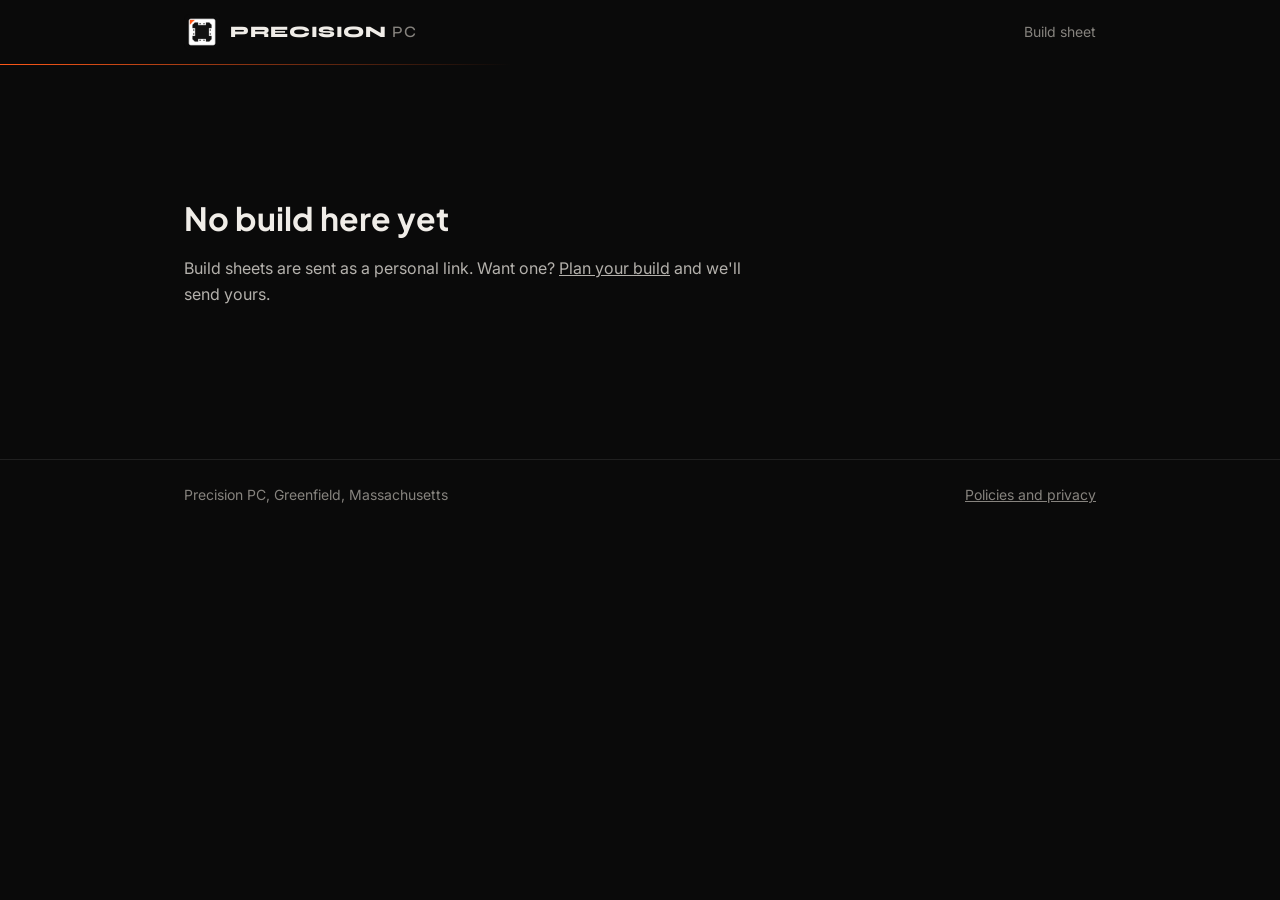
<file: build.html>
<!DOCTYPE html>
<html lang="en">
<head>
<meta charset="UTF-8" />
<meta name="viewport" content="width=device-width, initial-scale=1.0" />
<meta name="robots" content="noindex" />
<title>Your build sheet | Precision PC</title>
<meta name="description" content="Your personal Precision PC build sheet with every part, its price and live price links." />
<link rel="icon" href="/favicon.ico" sizes="48x48" />
<link rel="icon" type="image/png" href="/favicon-192.png" sizes="192x192" />
<link rel="preconnect" href="https://fonts.googleapis.com" />
<link rel="preconnect" href="https://fonts.gstatic.com" crossorigin />
<link href="https://fonts.googleapis.com/css2?family=Syne:wght@500;800&family=Plus+Jakarta+Sans:wght@600;700;800&family=Inter:wght@400;500;600&display=swap" rel="stylesheet" />
<style>
:root{--bg:#0a0a0a;--surface:#141414;--field:#1c1c1c;--line:rgba(255,255,255,.09);--line-strong:rgba(255,255,255,.18);--text:#f0ede8;--text-2:#b4b1ac;--text-3:#86837e;--orange:#ff5818;
--head:'Plus Jakarta Sans','Inter',system-ui,sans-serif;--body:'Inter',system-ui,-apple-system,'Segoe UI',sans-serif;--brand:'Syne','Plus Jakarta Sans',sans-serif;color-scheme:dark}
*,*::before,*::after{box-sizing:border-box;margin:0;padding:0}
body{font-family:var(--body);background:var(--bg);color:var(--text);font-size:16px;line-height:1.6;-webkit-font-smoothing:antialiased}
h1,h2,h3{font-family:var(--head);text-wrap:balance}
p{color:var(--text-2)}
a{color:inherit}
:focus-visible{outline:2px solid var(--orange);outline-offset:3px;border-radius:4px}
.wrap{max-width:960px;margin:0 auto;padding-inline:24px}
header{border-bottom:1px solid transparent;border-image:linear-gradient(90deg,var(--orange),rgba(255,88,24,0) 40%) 1}
.nav{display:flex;align-items:center;justify-content:space-between;height:64px}
.brand{display:flex;align-items:center;gap:10px;text-decoration:none}
.brand img{width:36px;height:36px;display:block}
.wordmark{font-family:var(--brand);font-size:1rem;font-weight:800;letter-spacing:.04em;text-transform:uppercase}
.wordmark span{font-weight:500;color:var(--text-3)}
.nav-note{font-size:14px;color:var(--text-3)}
main{padding-block:48px 72px}
.sheet-head{display:flex;flex-wrap:wrap;justify-content:space-between;align-items:end;gap:16px 32px;margin-bottom:32px}
.sheet-head h1{font-size:clamp(1.8rem,4vw,2.6rem);font-weight:800;letter-spacing:-.03em;line-height:1.1}
.meta{font-size:14px;color:var(--text-3)}
.btn{display:inline-flex;align-items:center;justify-content:center;gap:8px;font:600 15px var(--body);border-radius:8px;padding:12px 20px;text-decoration:none;cursor:pointer;border:1px solid transparent}
.btn-primary{background:var(--text);color:#0a0a0a}
.btn-primary:hover{background:var(--orange)}
.btn-quiet{border-color:var(--line-strong);color:var(--text);background:transparent}
.btn-quiet:hover{border-color:var(--orange)}
.parts{border-top:1px solid var(--line-strong)}
.part{display:grid;grid-template-columns:150px minmax(0,1fr) auto;gap:6px 24px;align-items:baseline;padding-block:16px;border-bottom:1px solid var(--line)}
.part-type{font-size:14px;font-weight:600;color:var(--text-3)}
.part-name{font-weight:600;color:var(--text)}
.part-sub{grid-column:2;font-size:14px;color:var(--text-3)}
.part-sub a{color:var(--text-2)}
.part-sub a:hover{color:var(--orange)}
.part-price{font-family:var(--head);font-weight:700;font-variant-numeric:tabular-nums;text-align:right;white-space:nowrap}
.totals{margin-top:24px;margin-left:auto;max-width:420px;font-variant-numeric:tabular-nums}
.totals div{display:flex;justify-content:space-between;gap:24px;padding-block:6px;color:var(--text-2)}
.totals .grand{border-top:1px solid var(--line-strong);margin-top:6px;padding-top:12px;color:var(--text);font-family:var(--head);font-weight:800;font-size:1.25rem}
.price-note{margin-top:16px;font-size:14px;color:var(--text-3);max-width:46em}
.live{margin-top:20px}
.notes{margin-top:32px;padding:20px 24px;background:var(--surface);border:1px solid var(--line);border-radius:10px}
.notes h2{font-size:1rem;margin-bottom:6px}
.options{margin-top:56px}
.options > h2{font-size:1.5rem;letter-spacing:-.02em;margin-bottom:20px}
.option-grid{display:grid;grid-template-columns:1fr 1fr;gap:16px}
.option{position:relative;display:block;padding:22px;border:1px solid var(--line-strong);border-radius:12px;background:var(--surface);cursor:pointer}
.option input{position:absolute;opacity:0;inset:0;margin:0;cursor:pointer}
.option:has(input:checked){border-color:var(--orange);box-shadow:inset 0 0 0 1px var(--orange)}
.option:has(input:focus-visible){outline:2px solid var(--orange);outline-offset:3px}
.option h3{font-size:1.1rem;margin-bottom:6px;display:flex;justify-content:space-between;gap:12px}
.option h3 small{font-family:var(--body);font-size:14px;font-weight:600;color:var(--orange);white-space:nowrap}
.option p{font-size:15px}
.approve{margin-top:28px;display:grid;gap:12px;max-width:640px}
.row{display:grid;grid-template-columns:1fr 1fr;gap:12px}
.field label{display:block;font-size:14px;font-weight:500;margin-bottom:6px}
.field input,.field textarea{width:100%;background:var(--field);border:1px solid var(--line);border-radius:6px;color:var(--text);font:400 15px/1.4 var(--body);padding:11px 12px}
.field input:focus,.field textarea:focus{border-color:var(--orange)}
.field textarea{min-height:80px;resize:vertical}
.error{display:none;color:#ff8a7a;font-size:14px}
.sent{display:none;margin-top:28px;padding:22px;border:1px solid var(--orange);border-radius:12px}
.fine{font-size:13px;color:var(--text-3)}
.empty{padding-block:80px;max-width:36em}
.empty h1{font-size:2rem;margin-bottom:12px}
footer{border-top:1px solid var(--line);padding-block:24px;font-size:14px;color:var(--text-3)}
footer .wrap{display:flex;flex-wrap:wrap;justify-content:space-between;gap:12px}
footer a{color:var(--text-3)}
@media (max-width:700px){
  .part{grid-template-columns:minmax(0,1fr) auto}
  .part-type{grid-column:1/-1}
  .part-sub{grid-column:1/-1}
  .option-grid,.row{grid-template-columns:1fr}
}
</style>
</head>
<body>
<header><div class="wrap nav"><a class="brand" href="index.html"><img src="logo.png" alt="" width="36" height="36" /><span class="wordmark">Precision <span>PC</span></span></a><span class="nav-note">Build sheet</span></div></header>
<main class="wrap" id="app">
  <div class="empty" id="loading"><h1>Loading your build…</h1><p>If this doesn't change, the link may be incomplete. Ask us to resend it.</p></div>
</main>
<footer><div class="wrap"><span>Precision PC, Greenfield, Massachusetts</span><a href="faq.html#policies">Policies and privacy</a></div></footer>

<script>
/* Precision PC build sheet: shared encode/decode for build links.
   The whole parts list lives in the link after "#", so nothing is stored on a server. */
var PPC = (function () {
  function b64urlFromBytes(bytes) {
    var bin = '';
    for (var i = 0; i < bytes.length; i++) bin += String.fromCharCode(bytes[i]);
    return btoa(bin).replace(/\+/g, '-').replace(/\//g, '_').replace(/=+$/, '');
  }
  function bytesFromB64url(s) {
    s = s.replace(/-/g, '+').replace(/_/g, '/');
    while (s.length % 4) s += '=';
    var bin = atob(s), out = new Uint8Array(bin.length);
    for (var i = 0; i < bin.length; i++) out[i] = bin.charCodeAt(i);
    return out;
  }
  async function pipe(bytes, stream) {
    var res = new Response(new Blob([bytes]).stream().pipeThrough(stream));
    return new Uint8Array(await res.arrayBuffer());
  }
  async function encode(obj) {
    var bytes = new TextEncoder().encode(JSON.stringify(obj));
    if (typeof CompressionStream === 'function') {
      try { return 'z' + b64urlFromBytes(await pipe(bytes, new CompressionStream('deflate-raw'))); } catch (e) {}
    }
    return 'j' + b64urlFromBytes(bytes);
  }
  async function decode(str) {
    var kind = str.charAt(0), bytes = bytesFromB64url(str.slice(1));
    if (kind === 'z') bytes = await pipe(bytes, new DecompressionStream('deflate-raw'));
    else if (kind !== 'j') throw new Error('Unknown link format');
    return JSON.parse(new TextDecoder().decode(bytes));
  }
  function money(n) {
    var v = Number(n);
    if (!isFinite(v)) return '';
    return '$' + v.toLocaleString('en-US', { minimumFractionDigits: 2, maximumFractionDigits: 2 });
  }
  /* Parse PCPartPicker exports: the Markdown (Reddit) table or the plain Text format. */
  function parsePcpp(text) {
    var out = { list: '', parts: [] };
    var listM = text.match(/https?:\/\/(?:[a-z]+\.)?pcpartpicker\.com\/(?:list|user\/[^\/\s]+\/saved)\/[A-Za-z0-9#\/_-]+/);
    if (listM) out.list = listM[0].replace(/[)\]]+$/, '');
    var priceRe = /\$\s?([\d,]+(?:\.\d{1,2})?)/;
    text.split(/\r?\n/).forEach(function (raw) {
      var line = raw.trim();
      if (!line) return;
      // Markdown table row: **Type** | [Name](url) | $123.45 @ Store
      var md = line.match(/^\*\*(.+?)\*\*\s*\|\s*(.+?)\s*\|\s*(.*)$/);
      if (md) {
        var type = md[1].trim(), item = md[2].trim(), priceCell = md[3].trim();
        if (/^total$/i.test(type)) return;
        var link = item.match(/^\[(.+)\]\((https?:\/\/[^)\s]+)\)$/);
        var name = link ? link[1] : item.replace(/\*/g, '');
        var url = link ? link[2] : '';
        var pm = priceCell.match(priceRe), sm = priceCell.match(/@\s*(.+)$/);
        out.parts.push({ type: type, name: name, price: pm ? pm[1].replace(/,/g, '') : '', url: url, store: sm ? sm[1].replace(/\*/g, '').trim() : '' });
        return;
      }
      // Text format: Type: Name  ($123.45 @ Store)
      var tx = line.match(/^([A-Za-z][A-Za-z \/]+?):\s+(.+?)(?:\s+\((.*)\))?$/);
      if (tx && !/^(PCPartPicker Part List|Total|Generated by|Prices include|Custom Part List)/i.test(line)) {
        var info = tx[3] || '', p2 = info.match(priceRe), s2 = info.match(/@\s*(.+)$/);
        out.parts.push({ type: tx[1].trim(), name: tx[2].trim(), price: p2 ? p2[1].replace(/,/g, '') : '', url: '', store: s2 ? s2[1].trim() : '' });
      }
    });
    return out;
  }
  return { encode: encode, decode: decode, money: money, parsePcpp: parsePcpp };
})();

var WEB3FORMS_KEY='b2d3553d-df17-41ff-9ce2-e11c1f78308b';
var HANDLING_FEE=25;
function esc(s){return String(s==null?'':s).replace(/[&<>"']/g,function(c){return {'&':'&amp;','<':'&lt;','>':'&gt;','"':'&quot;',"'":'&#39;'}[c];});}
function safeUrl(u){return /^https:\/\//i.test(u||'')?u:'';}
function render(d){
  var app=document.getElementById('app');
  var parts=d.parts||[], addons=d.addons||[];
  var partsTotal=parts.reduce(function(t,p){return t+(parseFloat(p.price)||0);},0);
  var labor=parseFloat(d.labor)||0;
  var addTotal=addons.reduce(function(t,a){return t+(parseFloat(a.price)||0);},0);
  var service=labor+addTotal;
  var rows=parts.map(function(p){
    var url=safeUrl(p.url), store=p.store?'Quoted at '+esc(p.store):'';
    var link=url?'<a href="'+esc(url)+'" target="_blank" rel="noopener">See live prices</a>':'';
    var sub=[store,link].filter(Boolean).join(' · ');
    return '<div class="part"><div class="part-type">'+esc(p.type)+'</div><div class="part-name">'+esc(p.name)+'</div><div class="part-price">'+(p.price?PPC.money(p.price):'—')+'</div>'+(sub?'<div class="part-sub">'+sub+'</div>':'')+'</div>';
  }).join('');
  var addRows=addons.map(function(a){return '<div><span>'+esc(a.label)+'</span><span>'+PPC.money(a.price)+'</span></div>';}).join('');
  var list=safeUrl(d.list);
  app.innerHTML=
   '<div class="sheet-head"><div><h1>'+esc(d.title||'Your custom build')+'</h1><p class="meta">'+(d.name?'Prepared for '+esc(d.name)+' · ':'')+'Quoted '+esc(d.date||'')+'</p></div>'+
   (list?'<a class="btn btn-quiet" href="'+esc(list)+'" target="_blank" rel="noopener">Compare live prices</a>':'')+'</div>'+
   '<div class="parts">'+rows+'</div>'+
   '<div class="totals"><div><span>Parts, at quoted prices</span><span>'+PPC.money(partsTotal)+'</span></div>'+
   '<div><span>Build labor</span><span>'+PPC.money(labor)+'</span></div>'+addRows+
   '<div class="grand"><span>Estimated total</span><span>'+PPC.money(partsTotal+service)+'</span></div></div>'+
   '<p class="price-note">Part prices change daily, so the parts total is an estimate from the day we quoted it. Check live prices before ordering. Build labor is fixed, and add-ons are priced as listed. Every build includes stress testing and lifetime build support.</p>'+
   (d.notes?'<div class="notes"><h2>Notes from Ben</h2><p>'+esc(d.notes).replace(/\n/g,'<br>')+'</p></div>':'')+
   '<section class="options"><h2>How do you want to get the parts?</h2>'+
   '<form id="approve-form" novalidate><div class="option-grid">'+
   '<label class="option"><input type="radio" name="order" value="I\'ll order the parts myself" /><h3>Order them yourself <small>No fee</small></h3><p>Use the links above to buy each part in your name, shipped to you or to us. You pay us '+PPC.money(service)+' for labor and add-ons when we deliver the finished PC.</p></label>'+
   '<label class="option"><input type="radio" name="order" value="Order the parts for me" /><h3>We order them for you <small>+ '+PPC.money(HANDLING_FEE)+'</small></h3><p>We buy the exact parts at cost and hand you the receipts. The whole build, parts, handling fee and labor, is paid upfront by cash, check or bank transfer before we order: '+PPC.money(partsTotal+HANDLING_FEE+service)+' at today\'s prices. Parts and the fee aren\'t refundable once ordered.</p></label>'+
   '</div><div class="approve"><div class="row"><div class="field"><label for="a-name">Your name</label><input id="a-name" autocomplete="name" /></div><div class="field"><label for="a-phone">Phone</label><input id="a-phone" type="tel" autocomplete="tel" /></div></div>'+
   '<div class="field"><label for="a-email">Email</label><input id="a-email" type="email" autocomplete="email" /></div>'+
   '<div class="field"><label for="a-msg">Changes or questions <small>(optional)</small></label><textarea id="a-msg"></textarea></div>'+
   '<div><button class="btn btn-primary" id="a-btn" type="submit">Approve this build</button></div><p class="error" id="a-err" role="alert"></p>'+
   '<p class="fine">Approving doesn\'t charge you anything. We\'ll confirm the final prices with you before any parts are ordered.</p></div></form>'+
   '<div class="sent" id="a-sent" role="status"><h3 id="a-sent-title" tabindex="-1">Build approved</h3><p>Thanks. We\'ll be in touch, usually within a day, to confirm prices and next steps.</p></div></section>';
  document.title=(d.title||'Your custom build')+' | Precision PC';
  document.getElementById('approve-form').addEventListener('submit',function(e){e.preventDefault();approve(d,partsTotal,service);});
}
async function approve(d,partsTotal,service){
  var v=function(id){return document.getElementById(id).value.trim();};
  var err=document.getElementById('a-err'),btn=document.getElementById('a-btn');
  var show=function(m){err.textContent=m;err.style.display='block';};
  err.style.display='none';
  var pick=document.querySelector('input[name="order"]:checked');
  var name=v('a-name'),phone=v('a-phone'),email=v('a-email');
  if(!pick){show('Choose how you want to get the parts.');return;}
  if(!name||!phone||!email){show('Fill in your name, phone and email.');return;}
  if(!/^[^\s@]+@[^\s@]+\.[^\s@]+$/.test(email)){show('That email address doesn\'t look right. Check it and try again.');return;}
  if(phone.replace(/\D/g,'').length<10){show('Enter a 10-digit phone number, including area code.');return;}
  btn.disabled=true;btn.textContent='Sending…';
  try{
    var res=await fetch('https://api.web3forms.com/submit',{method:'POST',headers:{'Content-Type':'application/json',Accept:'application/json'},
      body:JSON.stringify({access_key:WEB3FORMS_KEY,subject:'Build approved: '+(d.title||'custom build')+' ('+name+')',from_name:'Precision PC Website',
        name:name,phone:phone,email:email,parts_option:pick.value,build:d.title||'',quoted:d.date||'',
        parts_total_quoted:PPC.money(partsTotal),labor_and_addons:PPC.money(service),sheet_link:location.href,message:v('a-msg')||'(none)'})});
    var data=await res.json();
    if(data.success){document.getElementById('approve-form').style.display='none';document.getElementById('a-sent').style.display='block';document.getElementById('a-sent-title').focus();}
    else throw new Error(data.message||'failed');
  }catch(e){show('That didn\'t go through. Check your connection and try again, or email precisionpcma@gmail.com.');btn.disabled=false;btn.textContent='Approve this build';}
}
(async function(){
  var h=location.hash.slice(1);
  if(!h){document.getElementById('app').innerHTML='<div class="empty"><h1>No build here yet</h1><p>Build sheets are sent as a personal link. Want one? <a href="builds.html#plan">Plan your build</a> and we\'ll send yours.</p></div>';return;}
  try{render(await PPC.decode(h));}
  catch(e){document.getElementById('app').innerHTML='<div class="empty"><h1>This link didn\'t load</h1><p>It may have been cut off when it was copied. Ask us to resend it, or <a href="index.html#quote">send a request</a>.</p></div>';}
})();
</script>
</body>
</html>
</file>
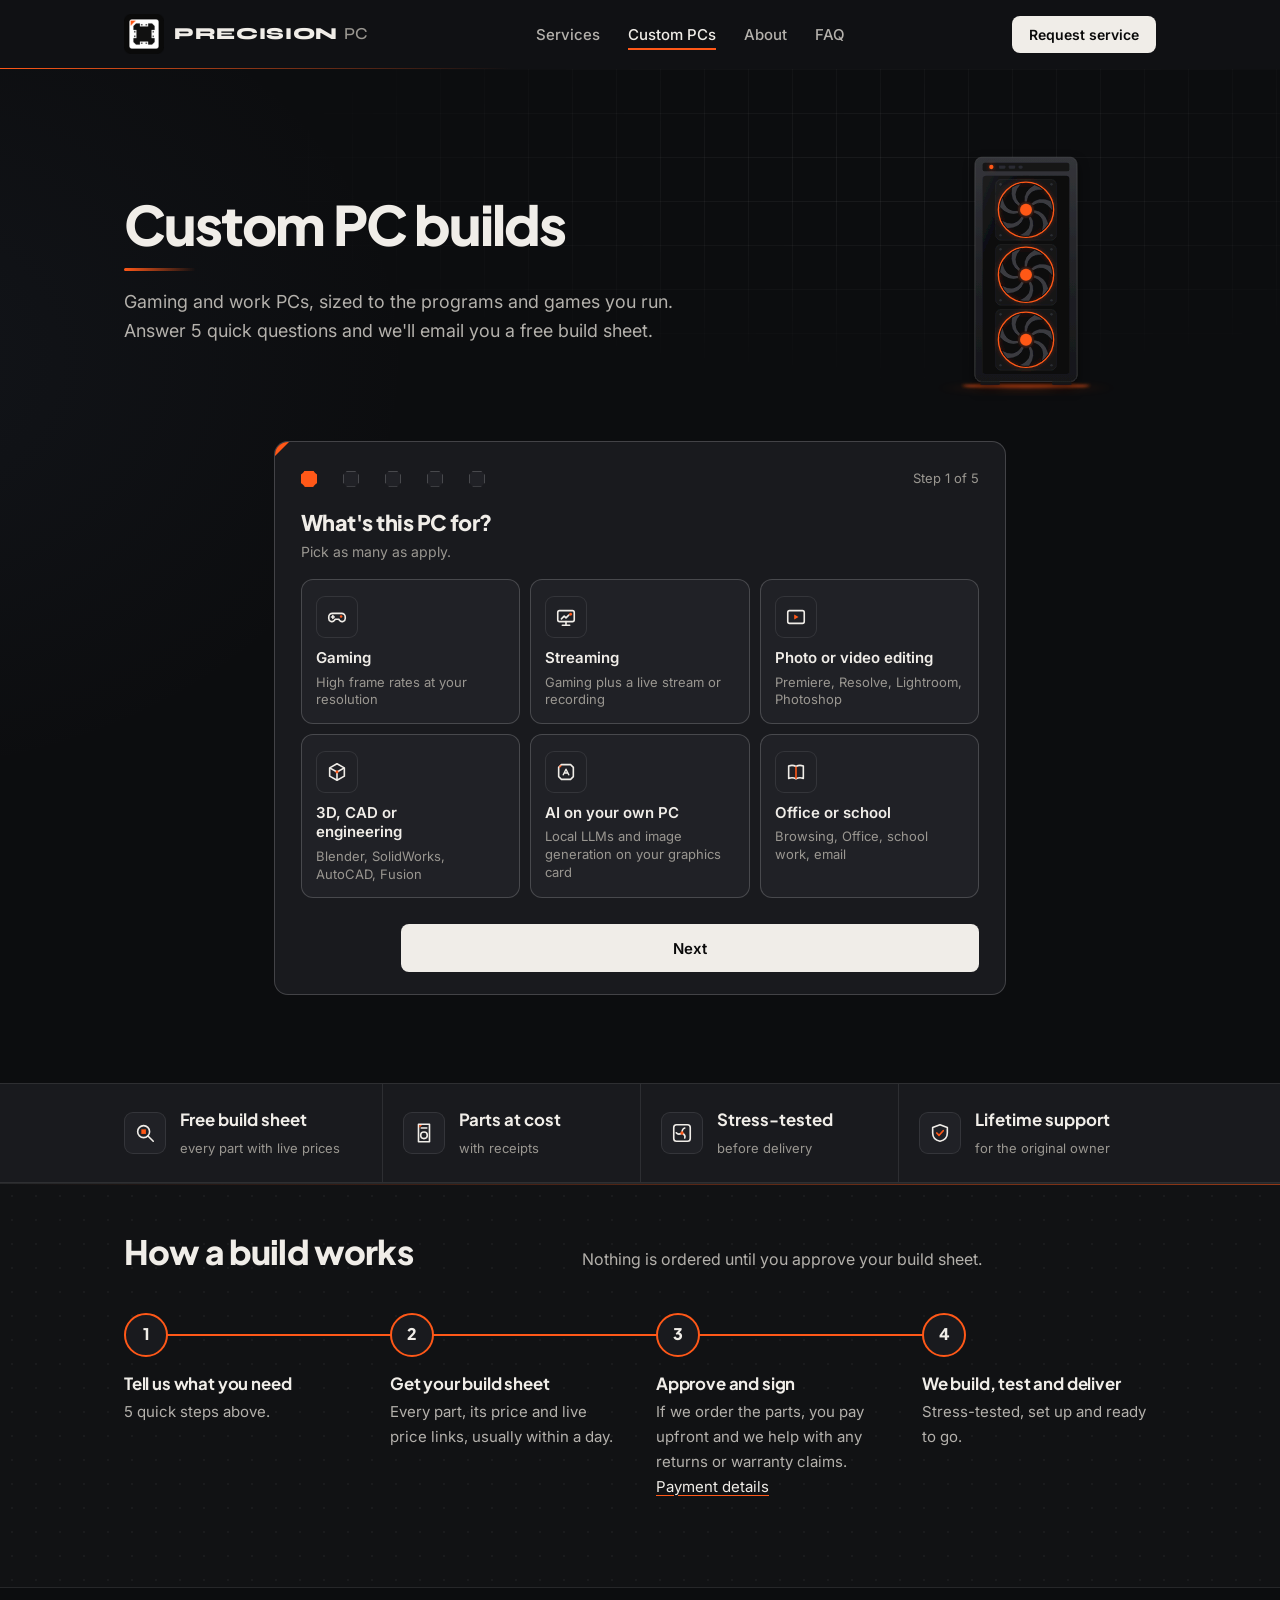
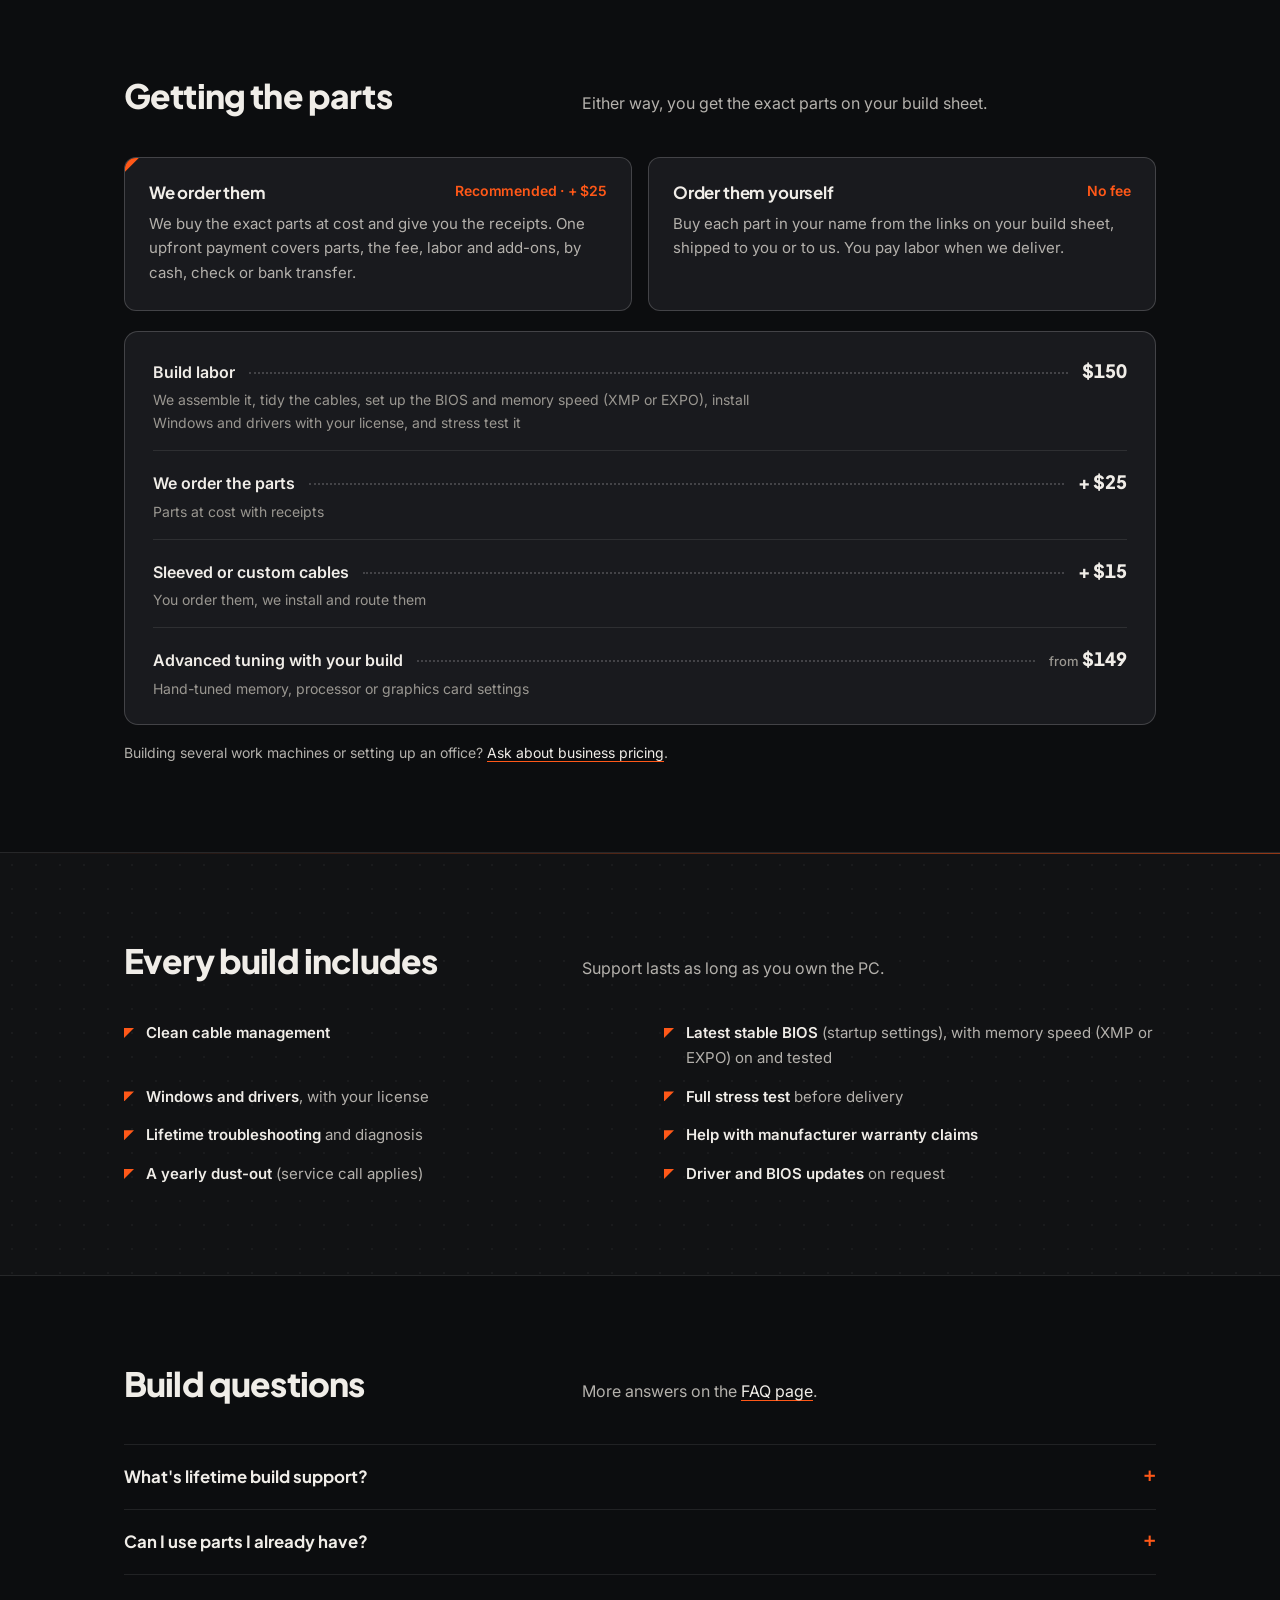
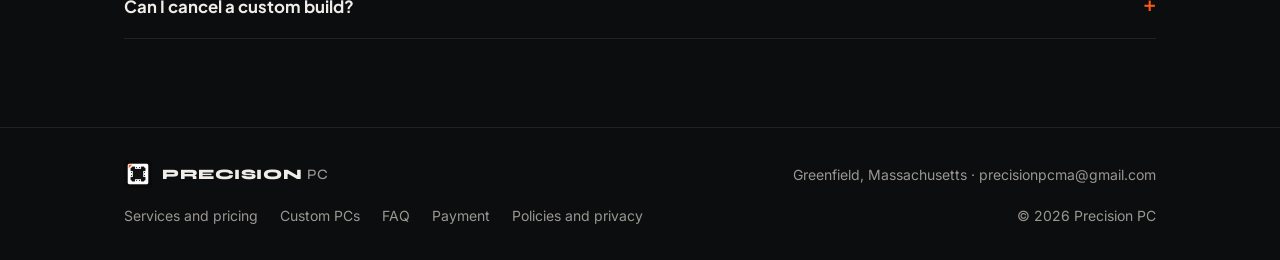
<file: builds.html>
<!DOCTYPE html>
<html lang="en">
<head>
<meta charset="UTF-8" />
<meta name="viewport" content="width=device-width, initial-scale=1.0" />
<title>Custom PC builds | Precision PC</title>
<meta name="description" content="Custom gaming and workstation PCs built in Greenfield, MA. Parts at cost, a free build sheet and lifetime build support." />
<link rel="canonical" href="https://precisionpcma.com/builds.html" />
<link rel="icon" href="/favicon.ico" sizes="48x48" />
<link rel="icon" type="image/png" href="/favicon-192.png" sizes="192x192" />
<link rel="apple-touch-icon" href="/apple-touch-icon.png" />
<meta name="theme-color" content="#0a0a0a" />
<meta property="og:type" content="website" />
<meta property="og:site_name" content="Precision PC" />
<meta property="og:title" content="Custom PC builds | Precision PC" />
<meta property="og:description" content="Custom gaming and workstation PCs built in Greenfield, MA. Parts at cost, a free build sheet and lifetime build support." />
<meta property="og:url" content="https://precisionpcma.com/builds.html" />
<meta property="og:image" content="https://precisionpcma.com/og-image.png" />
<meta name="twitter:card" content="summary_large_image" />
<script type="application/ld+json">{"@context": "https://schema.org", "@type": "LocalBusiness", "name": "Precision PC", "url": "https://precisionpcma.com/", "email": "precisionpcma@gmail.com", "image": "https://precisionpcma.com/og-image.png", "logo": "https://precisionpcma.com/favicon-192.png", "description": "PC repair, custom builds, performance tuning and thermal service in Greenfield, MA. Free diagnosis, with service calls across Franklin County.", "address": {"@type": "PostalAddress", "addressLocality": "Greenfield", "addressRegion": "MA", "addressCountry": "US"}, "areaServed": [{"@type": "City", "name": "Greenfield, MA"}, {"@type": "AdministrativeArea", "name": "Franklin County, MA"}]}</script>
<link rel="preconnect" href="https://fonts.googleapis.com" />
<link rel="preconnect" href="https://fonts.gstatic.com" crossorigin />
<link href="https://fonts.googleapis.com/css2?family=Syne:wght@500;800&family=Plus+Jakarta+Sans:wght@600;700;800&family=Inter:wght@400;500;600&display=swap" rel="stylesheet" />
<link rel="stylesheet" href="site.css" />
</head>
<body class="has-mbar">
<header>
  <div class="wrap nav">
    <a href="index.html" class="brand" aria-label="Precision PC home"><img src="logo.png" alt="" width="40" height="40" /><span class="wordmark">Precision <span>PC</span></span></a>
    <ul><li><a href="services.html">Services</a></li><li><a href="builds.html" aria-current="page"><span class="nl">Custom PCs</span><span class="ns">Custom PCs</span></a></li><li><a href="index.html#about">About</a></li><li><a href="faq.html">FAQ</a></li></ul>
    <a href="index.html#quote" class="btn btn-primary">Request service</a>
  </div>
</header>
<main id="top">

<section class="page-hero has-art" style="padding-bottom:24px">
  <div class="wrap">
    <div><h1>Custom PC builds</h1>
    <p>Gaming and work PCs, sized to the programs and games you run. Answer 5 quick questions and we'll email you a free build sheet.</p></div>
    <div class="rig-wrap" aria-hidden="true"><div class="pc-d hdr" data-view="front" data-style="glass" data-light="one"><svg viewBox="0 0 480 480" role="presentation" focusable="false"><defs>
<linearGradient id="pd2m" x1="0" y1="0" x2="0" y2="1"><stop offset="0" stop-color="#34353a"/><stop offset=".55" stop-color="#202125"/><stop offset="1" stop-color="#151619"/></linearGradient>
<linearGradient id="pd2md" x1="0" y1="0" x2="0" y2="1"><stop offset="0" stop-color="#1e1f23"/><stop offset="1" stop-color="#0f1012"/></linearGradient>
<linearGradient id="pd2met" x1="0" y1="0" x2="1" y2="1"><stop offset="0" stop-color="#8d8e93"/><stop offset=".45" stop-color="#55565c"/><stop offset="1" stop-color="#2b2c30"/></linearGradient>
<linearGradient id="pd2cu" x1="0" y1="0" x2="1" y2="0"><stop offset="0" stop-color="#7a3f1f"/><stop offset=".5" stop-color="#d48a55"/><stop offset="1" stop-color="#7a3f1f"/></linearGradient>
<linearGradient id="pd2scr" x1="0" y1="0" x2="1" y2="1"><stop offset="0" stop-color="#16171b"/><stop offset="1" stop-color="#0a0a0c"/></linearGradient>
<linearGradient id="pd2gl" x1="0" y1="0" x2="1" y2="1"><stop offset="0" stop-color="#fff" stop-opacity=".16"/><stop offset=".3" stop-color="#fff" stop-opacity=".05"/><stop offset=".31" stop-color="#fff" stop-opacity="0"/><stop offset=".55" stop-color="#fff" stop-opacity="0"/><stop offset=".56" stop-color="#fff" stop-opacity=".04"/><stop offset=".7" stop-color="#fff" stop-opacity="0"/></linearGradient>
<radialGradient id="pd2floor"><stop offset="0" stop-color="#ff5818" stop-opacity=".55"/><stop offset="1" stop-color="#ff5818" stop-opacity="0"/></radialGradient>
<filter id="pd2sh" x="-20%" y="-20%" width="140%" height="160%"><feDropShadow dx="0" dy="10" stdDeviation="10" flood-color="#000" flood-opacity=".6"/></filter>
<filter id="pd2bl"><feGaussianBlur stdDeviation="6"/></filter>
<filter id="pd2bl2" x="-20%" y="-300%" width="140%" height="700%"><feGaussianBlur stdDeviation="2.5"/></filter>
</defs>
<linearGradient id="pd2soft" x1="0" y1="0" x2="1" y2="1"><stop offset="0" stop-color="#fff" stop-opacity=".07"/><stop offset=".22" stop-color="#fff" stop-opacity="0"/></linearGradient>
<linearGradient id="pd2gpu" x1="0" y1="0" x2="0" y2="1"><stop offset="0" stop-color="#3a3b40"/><stop offset="1" stop-color="#1c1d20"/></linearGradient>
<radialGradient id="pd2glow" cx="45%" cy="45%"><stop offset="0" stop-color="#ff5818" stop-opacity=".45"/><stop offset=".6" stop-color="#ff5818" stop-opacity=".1"/><stop offset="1" stop-color="#ff5818" stop-opacity="0"/></radialGradient>
<ellipse cx="240" cy="456" rx="171" ry="11" fill="url(#pd2floor)" opacity=".35" filter="url(#pd2bl)"/><ellipse cx="240" cy="452" rx="118" ry="3.5" fill="#ff5818" opacity=".85" filter="url(#pd2bl2)"/>
<g filter="url(#pd2sh)"><g class="v-side">
 <rect x="66" y="34" width="348" height="410" rx="12" fill="url(#pd2m)" stroke="#fff" stroke-opacity=".16" stroke-width="1.2"/>
 <rect x="80" y="48" width="320" height="382" rx="5" fill="#0f1012"/>
 <rect x="84" y="60" width="16" height="92" rx="3" fill="#17181b" stroke="#fff" stroke-opacity=".08"/><path class="pd-ring" d="M86 66V146M98 66V146" stroke="#ff5818" stroke-width="2"/><rect x="89" y="97.0" width="6" height="18" rx="2" fill="#2a2b30"/>
 <rect x="104" y="56" width="226" height="282" rx="4" fill="#15161a" stroke="#fff" stroke-opacity=".06"/>
 <g stroke="#fff" stroke-opacity=".05" fill="none"><path d="M116 214h40l6-5h30"/><path d="M116 221h40l6-5h30"/></g>
 <rect x="104" y="60" width="38" height="112" rx="3" fill="url(#pd2m)" stroke="#fff" stroke-opacity=".08"/>
 <rect x="150" y="62" width="150" height="18" rx="3" fill="#212226" stroke="#fff" stroke-opacity=".06"/>
 <rect x="146" y="88" width="16" height="104" rx="3" fill="#212226" stroke="#fff" stroke-opacity=".06"/>
 <rect x="312" y="104" width="12" height="104" rx="2" fill="#1c1d20"/>
 <rect x="262" y="92" width="10" height="100" rx="2" fill="url(#pd2m)" stroke="#fff" stroke-opacity=".12"/><rect x="262" y="92" width="10" height="11" rx="2" fill="#ff5818"/><rect x="278" y="92" width="10" height="100" rx="2" fill="url(#pd2m)" stroke="#fff" stroke-opacity=".12"/><rect x="278" y="92" width="10" height="11" rx="2" fill="#ff5818"/>
 <rect x="350" y="58" width="16" height="290" rx="3" fill="#1d1e22" stroke="#fff" stroke-opacity=".08"/><g stroke="#55565c" stroke-opacity=".5"><path d="M352 62h12"/><path d="M352 69h12"/><path d="M352 76h12"/><path d="M352 83h12"/><path d="M352 90h12"/><path d="M352 97h12"/><path d="M352 104h12"/><path d="M352 111h12"/><path d="M352 118h12"/><path d="M352 125h12"/><path d="M352 132h12"/><path d="M352 139h12"/><path d="M352 146h12"/><path d="M352 153h12"/><path d="M352 160h12"/><path d="M352 167h12"/><path d="M352 174h12"/><path d="M352 181h12"/><path d="M352 188h12"/><path d="M352 195h12"/><path d="M352 202h12"/><path d="M352 209h12"/><path d="M352 216h12"/><path d="M352 223h12"/><path d="M352 230h12"/><path d="M352 237h12"/><path d="M352 244h12"/><path d="M352 251h12"/><path d="M352 258h12"/><path d="M352 265h12"/><path d="M352 272h12"/><path d="M352 279h12"/><path d="M352 286h12"/><path d="M352 293h12"/><path d="M352 300h12"/><path d="M352 307h12"/><path d="M352 314h12"/><path d="M352 321h12"/><path d="M352 328h12"/><path d="M352 335h12"/><path d="M352 342h12"/></g>
 <path d="M236 126C290 124 316 90 350 76" stroke="#202125" stroke-width="8" fill="none" stroke-linecap="round"/>
 <path d="M236 154C296 156 320 136 350 128" stroke="#202125" stroke-width="8" fill="none" stroke-linecap="round"/>
 <circle cx="208" cy="140" r="34" fill="#1a1b1f" stroke="#fff" stroke-opacity=".12"/><circle cx="208" cy="140" r="25" fill="#121316" stroke="#ff5818" stroke-width="3"/>
 <path d="M197 140l8 8 14-15" fill="none" stroke="#efe9e1" stroke-width="4.5" stroke-linecap="round" stroke-linejoin="round"/>
 <rect x="82" y="228" width="7" height="64" rx="1" fill="url(#pd2met)"/>
 <rect x="89" y="232" width="250" height="54" rx="5" fill="url(#pd2gpu)" stroke="#fff" stroke-opacity=".14"/>
 <path d="M311 232h28v28z" fill="#ff5818"/><path d="M104 276h200" stroke="#ff5818" stroke-width="2.5" stroke-linecap="round"/>
 <rect x="89" y="286" width="250" height="5" fill="#0c0d0f"/>
 <rect x="226" y="302" width="64" height="24" rx="3" fill="#212226" stroke="#fff" stroke-opacity=".06"/>
 <rect x="368" y="58" width="16" height="94" rx="3" fill="#17181b" stroke="#fff" stroke-opacity=".08"/><path class="pd-ring" d="M370 64V146M382 64V146" stroke="#ff5818" stroke-width="2"/><rect x="373" y="96.0" width="6" height="18" rx="2" fill="#2a2b30"/><rect x="368" y="156" width="16" height="94" rx="3" fill="#17181b" stroke="#fff" stroke-opacity=".08"/><path class="pd-ring" d="M370 162V244M382 162V244" stroke="#ff5818" stroke-width="2"/><rect x="373" y="194.0" width="6" height="18" rx="2" fill="#2a2b30"/><rect x="368" y="254" width="16" height="94" rx="3" fill="#17181b" stroke="#fff" stroke-opacity=".08"/><path class="pd-ring" d="M370 260V342M382 260V342" stroke="#ff5818" stroke-width="2"/><rect x="373" y="292.0" width="6" height="18" rx="2" fill="#2a2b30"/>
 <rect x="80" y="352" width="320" height="78" rx="4" fill="url(#pd2md)" stroke="#fff" stroke-opacity=".08"/>
 <path d="M80 352H400" stroke="#fff" stroke-opacity=".14"/><rect x="104" y="404" width="10" height="3" rx="1.5" fill="#2a2b30"/><rect x="122" y="404" width="10" height="3" rx="1.5" fill="#2a2b30"/><rect x="140" y="404" width="10" height="3" rx="1.5" fill="#2a2b30"/><rect x="158" y="404" width="10" height="3" rx="1.5" fill="#2a2b30"/><rect x="176" y="404" width="10" height="3" rx="1.5" fill="#2a2b30"/><rect x="194" y="404" width="10" height="3" rx="1.5" fill="#2a2b30"/><rect x="212" y="404" width="10" height="3" rx="1.5" fill="#2a2b30"/><rect x="230" y="404" width="10" height="3" rx="1.5" fill="#2a2b30"/><rect x="248" y="404" width="10" height="3" rx="1.5" fill="#2a2b30"/><rect x="266" y="404" width="10" height="3" rx="1.5" fill="#2a2b30"/><rect x="284" y="404" width="10" height="3" rx="1.5" fill="#2a2b30"/><rect x="302" y="404" width="10" height="3" rx="1.5" fill="#2a2b30"/><rect x="320" y="404" width="10" height="3" rx="1.5" fill="#2a2b30"/><rect x="338" y="404" width="10" height="3" rx="1.5" fill="#2a2b30"/><rect x="356" y="404" width="10" height="3" rx="1.5" fill="#2a2b30"/><path d="M316 376h66" stroke="#ff5818" stroke-width="2.5" stroke-linecap="round"/>
 <rect class="pd-light" x="80" y="48" width="320" height="304" fill="url(#pd2glow)"/>
 <rect class="pd-panel" x="80" y="48" width="320" height="382" rx="5" fill="url(#pd2m)"/>
 <rect x="80" y="48" width="320" height="382" rx="5" fill="url(#pd2soft)"/>
 <rect x="80" y="48" width="320" height="382" rx="5" fill="none" stroke="#fff" stroke-opacity=".16"/>
 <rect x="400" y="48" width="14" height="382" fill="#1a1b1e"/>
 <rect x="96" y="444" width="40" height="6" rx="2" fill="#141517"/><rect x="344" y="444" width="40" height="6" rx="2" fill="#141517"/>
</g><g class="v-front">
 <rect x="146" y="30" width="188" height="414" rx="12" fill="url(#pd2m)" stroke="#fff" stroke-opacity=".16" stroke-width="1.2"/>
 <rect x="160" y="64" width="160" height="366" rx="6" fill="#0d0e10"/>
 <rect x="160" y="40" width="160" height="16" rx="4" fill="#141517"/><circle cx="176" cy="48" r="4" fill="#ff5818"/>
 <rect x="190" y="45" width="12" height="6" rx="1.5" fill="#2a2b30"/><rect x="208" y="45" width="12" height="6" rx="1.5" fill="#2a2b30"/><rect x="226" y="45" width="8" height="6" rx="3" fill="#2a2b30"/>
 <g transform="translate(240 127)"><rect x="-56" y="-56" width="112" height="112" rx="10" fill="#131417" stroke="#fff" stroke-opacity=".10"/><circle r="51" fill="#0b0b0d"/><circle class="pd-ring" r="51" fill="none" stroke="#ff5818" stroke-width="2.5"/><g transform="scale(.98)"><g class="pd-fan" style="animation-duration:1.10s"><path d="M15.0 0.0Q35.7 1.8 42.6 26.1A50 50 0 0 1 28.9 40.8Q38.1 13.1 14.0 5.4Z" fill="#3a3b40" stroke="#08080a" stroke-width="1.3"/><path d="M9.4 11.7Q20.9 29.0 6.1 49.6A50 50 0 0 1 -13.9 48.0Q13.5 38.0 4.5 14.3Z" fill="#3a3b40" stroke="#08080a" stroke-width="1.3"/><path d="M-3.3 14.6Q-9.7 34.4 -35.0 35.7A50 50 0 0 1 -46.2 19.1Q-21.3 34.2 -8.4 12.4Z" fill="#3a3b40" stroke="#08080a" stroke-width="1.3"/><path d="M-13.5 6.5Q-32.9 13.9 -49.7 -5.1A50 50 0 0 1 -43.7 -24.2Q-40.0 4.7 -15.0 1.2Z" fill="#3a3b40" stroke="#08080a" stroke-width="1.3"/><path d="M-13.5 -6.5Q-31.4 -17.1 -27.1 -42.0A50 50 0 0 1 -8.3 -49.3Q-28.6 -28.3 -10.3 -10.9Z" fill="#3a3b40" stroke="#08080a" stroke-width="1.3"/><path d="M-3.3 -14.6Q-6.2 -35.2 16.0 -47.4A50 50 0 0 1 33.4 -37.2Q4.3 -40.1 2.1 -14.8Z" fill="#3a3b40" stroke="#08080a" stroke-width="1.3"/><path d="M9.4 -11.7Q23.7 -26.8 47.0 -17.0A50 50 0 0 1 49.9 2.9Q34.0 -21.6 12.9 -7.6Z" fill="#3a3b40" stroke="#08080a" stroke-width="1.3"/></g></g><circle r="15" fill="#141517"/><circle r="11" fill="#ff5818"/><circle cx="-47" cy="-47" r="2.4" fill="#2c2d31"/><circle cx="-47" cy="47" r="2.4" fill="#2c2d31"/><circle cx="47" cy="-47" r="2.4" fill="#2c2d31"/><circle cx="47" cy="47" r="2.4" fill="#2c2d31"/></g><g transform="translate(240 247)"><rect x="-56" y="-56" width="112" height="112" rx="10" fill="#131417" stroke="#fff" stroke-opacity=".10"/><circle r="51" fill="#0b0b0d"/><circle class="pd-ring" r="51" fill="none" stroke="#ff5818" stroke-width="2.5"/><g transform="scale(.98)"><g class="pd-fan" style="animation-duration:1.22s"><path d="M15.0 0.0Q35.7 1.8 42.6 26.1A50 50 0 0 1 28.9 40.8Q38.1 13.1 14.0 5.4Z" fill="#3a3b40" stroke="#08080a" stroke-width="1.3"/><path d="M9.4 11.7Q20.9 29.0 6.1 49.6A50 50 0 0 1 -13.9 48.0Q13.5 38.0 4.5 14.3Z" fill="#3a3b40" stroke="#08080a" stroke-width="1.3"/><path d="M-3.3 14.6Q-9.7 34.4 -35.0 35.7A50 50 0 0 1 -46.2 19.1Q-21.3 34.2 -8.4 12.4Z" fill="#3a3b40" stroke="#08080a" stroke-width="1.3"/><path d="M-13.5 6.5Q-32.9 13.9 -49.7 -5.1A50 50 0 0 1 -43.7 -24.2Q-40.0 4.7 -15.0 1.2Z" fill="#3a3b40" stroke="#08080a" stroke-width="1.3"/><path d="M-13.5 -6.5Q-31.4 -17.1 -27.1 -42.0A50 50 0 0 1 -8.3 -49.3Q-28.6 -28.3 -10.3 -10.9Z" fill="#3a3b40" stroke="#08080a" stroke-width="1.3"/><path d="M-3.3 -14.6Q-6.2 -35.2 16.0 -47.4A50 50 0 0 1 33.4 -37.2Q4.3 -40.1 2.1 -14.8Z" fill="#3a3b40" stroke="#08080a" stroke-width="1.3"/><path d="M9.4 -11.7Q23.7 -26.8 47.0 -17.0A50 50 0 0 1 49.9 2.9Q34.0 -21.6 12.9 -7.6Z" fill="#3a3b40" stroke="#08080a" stroke-width="1.3"/></g></g><circle r="15" fill="#141517"/><circle r="11" fill="#ff5818"/><circle cx="-47" cy="-47" r="2.4" fill="#2c2d31"/><circle cx="-47" cy="47" r="2.4" fill="#2c2d31"/><circle cx="47" cy="-47" r="2.4" fill="#2c2d31"/><circle cx="47" cy="47" r="2.4" fill="#2c2d31"/></g><g transform="translate(240 367)"><rect x="-56" y="-56" width="112" height="112" rx="10" fill="#131417" stroke="#fff" stroke-opacity=".10"/><circle r="51" fill="#0b0b0d"/><circle class="pd-ring" r="51" fill="none" stroke="#ff5818" stroke-width="2.5"/><g transform="scale(.98)"><g class="pd-fan" style="animation-duration:1.34s"><path d="M15.0 0.0Q35.7 1.8 42.6 26.1A50 50 0 0 1 28.9 40.8Q38.1 13.1 14.0 5.4Z" fill="#3a3b40" stroke="#08080a" stroke-width="1.3"/><path d="M9.4 11.7Q20.9 29.0 6.1 49.6A50 50 0 0 1 -13.9 48.0Q13.5 38.0 4.5 14.3Z" fill="#3a3b40" stroke="#08080a" stroke-width="1.3"/><path d="M-3.3 14.6Q-9.7 34.4 -35.0 35.7A50 50 0 0 1 -46.2 19.1Q-21.3 34.2 -8.4 12.4Z" fill="#3a3b40" stroke="#08080a" stroke-width="1.3"/><path d="M-13.5 6.5Q-32.9 13.9 -49.7 -5.1A50 50 0 0 1 -43.7 -24.2Q-40.0 4.7 -15.0 1.2Z" fill="#3a3b40" stroke="#08080a" stroke-width="1.3"/><path d="M-13.5 -6.5Q-31.4 -17.1 -27.1 -42.0A50 50 0 0 1 -8.3 -49.3Q-28.6 -28.3 -10.3 -10.9Z" fill="#3a3b40" stroke="#08080a" stroke-width="1.3"/><path d="M-3.3 -14.6Q-6.2 -35.2 16.0 -47.4A50 50 0 0 1 33.4 -37.2Q4.3 -40.1 2.1 -14.8Z" fill="#3a3b40" stroke="#08080a" stroke-width="1.3"/><path d="M9.4 -11.7Q23.7 -26.8 47.0 -17.0A50 50 0 0 1 49.9 2.9Q34.0 -21.6 12.9 -7.6Z" fill="#3a3b40" stroke="#08080a" stroke-width="1.3"/></g></g><circle r="15" fill="#141517"/><circle r="11" fill="#ff5818"/><circle cx="-47" cy="-47" r="2.4" fill="#2c2d31"/><circle cx="-47" cy="47" r="2.4" fill="#2c2d31"/><circle cx="47" cy="-47" r="2.4" fill="#2c2d31"/><circle cx="47" cy="47" r="2.4" fill="#2c2d31"/></g>
 <rect x="160" y="64" width="160" height="366" rx="6" fill="url(#pd2soft)"/>
 <rect x="156" y="444" width="36" height="6" rx="2" fill="#141517"/><rect x="288" y="444" width="36" height="6" rx="2" fill="#141517"/>
</g></g>
</svg></div></div>
  </div>
</section>
<section class="section" id="plan" style="padding-top:16px">
  <div class="wrap quiz-grid">
    <div class="quiz-col"><svg width="0" height="0" style="position:absolute" aria-hidden="true" focusable="false"><defs>
<symbol id="i-repair" viewBox="0 0 24 24"><path d="M7 3h10l4 4v10l-4 4H7l-4-4V7z" fill="none" stroke="currentColor" stroke-width="1.75" stroke-linejoin="round"/><path d="M12.5 7l-2.5 4.5h4L11.5 17" fill="none" stroke="currentColor" stroke-width="1.75" stroke-linejoin="round"/><path d="M3.8 3.8h3.6L3.8 7.4z" fill="var(--orange)"/></symbol>
<symbol id="i-thermal" viewBox="0 0 24 24"><path d="M5 14h14v7H5z" fill="none" stroke="currentColor" stroke-width="1.75" stroke-linejoin="round"/><path d="M8 11c-1.2-1.4 1.2-2.6 0-4.5M16 11c-1.2-1.4 1.2-2.6 0-4.5" fill="none" stroke="currentColor" stroke-width="1.75" stroke-linecap="round"/><path d="M12 11c-1.2-1.6 1.2-3 0-5.5" fill="none" stroke="var(--orange)" stroke-width="1.75" stroke-linecap="round"/></symbol>
<symbol id="i-tune" viewBox="0 0 24 24"><path d="M3 6h18M3 12h18M3 18h18" stroke="currentColor" stroke-width="1.75" stroke-linecap="round"/><circle cx="15" cy="6" r="2.4" fill="var(--orange)"/><circle cx="8" cy="12" r="2.4" fill="var(--surface-2)" stroke="currentColor" stroke-width="1.75"/><circle cx="17" cy="18" r="2.4" fill="var(--surface-2)" stroke="currentColor" stroke-width="1.75"/></symbol>
<symbol id="i-build" viewBox="0 0 24 24"><path d="M6 2.5h12v19H6z" fill="none" stroke="currentColor" stroke-width="1.75" stroke-linejoin="round"/><circle cx="12" cy="14.5" r="3.6" fill="none" stroke="currentColor" stroke-width="1.75"/><path d="M9 6.5h6" stroke="currentColor" stroke-width="1.75" stroke-linecap="round"/><path d="M6.9 3.4h3L6.9 6.4z" fill="var(--orange)"/></symbol>
<symbol id="i-search" viewBox="0 0 24 24"><circle cx="10.5" cy="10.5" r="6.5" fill="none" stroke="currentColor" stroke-width="1.75"/><path d="M15.5 15.5L21 21" stroke="currentColor" stroke-width="1.75" stroke-linecap="round"/><path d="M8 8h5v5H8z" fill="var(--orange)"/></symbol>
<symbol id="i-shield" viewBox="0 0 24 24"><path d="M12 3l8 3v6c0 5-3.6 8-8 9-4.4-1-8-4-8-9V6z" fill="none" stroke="currentColor" stroke-width="1.75" stroke-linejoin="round"/><path d="M8.5 12l2.5 2.5 4.5-5" fill="none" stroke="var(--orange)" stroke-width="1.9" stroke-linecap="round" stroke-linejoin="round"/></symbol>
<symbol id="i-fan" viewBox="0 0 24 24"><rect x="3" y="3" width="18" height="18" rx="3" fill="none" stroke="currentColor" stroke-width="1.75"/><path d="M12 12c0-3 1-5 3-5.5M12 12c2.6 1.5 3.8 3.5 3 5.4M12 12c-2.6 1.5-5 1.4-6.2-.3" fill="none" stroke="currentColor" stroke-width="1.75" stroke-linecap="round"/><circle cx="12" cy="12" r="1.8" fill="var(--orange)"/></symbol>
<symbol id="i-cal" viewBox="0 0 24 24"><rect x="3" y="5" width="18" height="16" rx="2" fill="none" stroke="currentColor" stroke-width="1.75"/><path d="M3 10h18M8 3v4M16 3v4" stroke="currentColor" stroke-width="1.75" stroke-linecap="round"/><path d="M8.5 15l2.3 2.3 4.7-4.6" fill="none" stroke="var(--orange)" stroke-width="1.9" stroke-linecap="round" stroke-linejoin="round"/></symbol>
<symbol id="i-game" viewBox="0 0 24 24"><path d="M7 8h10a4 4 0 0 1 4 4v1.5a3.5 3.5 0 0 1-6.3 2.1L14 14.5h-4l-.7 1.1A3.5 3.5 0 0 1 3 13.5V12a4 4 0 0 1 4-4z" fill="none" stroke="currentColor" stroke-width="1.75" stroke-linejoin="round"/><path d="M7.5 10.5v3M6 12h3" stroke="currentColor" stroke-width="1.75" stroke-linecap="round"/><circle cx="16.5" cy="11.5" r="1.4" fill="var(--orange)"/></symbol>
<symbol id="i-stream" viewBox="0 0 24 24"><rect x="3" y="5" width="18" height="12" rx="2" fill="none" stroke="currentColor" stroke-width="1.75"/><path d="M8 21h8M12 17v4" stroke="currentColor" stroke-width="1.75" stroke-linecap="round"/><circle cx="17" cy="9" r="1.6" fill="var(--orange)"/><path d="M7 14l3-3 2 2 3-3" fill="none" stroke="currentColor" stroke-width="1.75" stroke-linecap="round" stroke-linejoin="round"/></symbol>
<symbol id="i-video" viewBox="0 0 24 24"><rect x="3" y="5" width="18" height="14" rx="2" fill="none" stroke="currentColor" stroke-width="1.75"/><path d="M10 9.2v5.6l4.8-2.8z" fill="var(--orange)"/></symbol>
<symbol id="i-cube" viewBox="0 0 24 24"><path d="M12 3l8 4.5v9L12 21l-8-4.5v-9z" fill="none" stroke="currentColor" stroke-width="1.75" stroke-linejoin="round"/><path d="M4 7.5l8 4.5 8-4.5M12 12v9" fill="none" stroke="currentColor" stroke-width="1.75" stroke-linejoin="round"/><circle cx="12" cy="12" r="1.6" fill="var(--orange)"/></symbol>
<symbol id="i-ai" viewBox="0 0 24 24"><path d="M7 4h10l3 3v10l-3 3H7l-3-3V7z" fill="none" stroke="currentColor" stroke-width="1.75" stroke-linejoin="round"/><path d="M9 15l3-6 3 6M10.2 13h3.6" fill="none" stroke="currentColor" stroke-width="1.6" stroke-linecap="round" stroke-linejoin="round"/><path d="M4.8 4.8h3L4.8 7.8z" fill="var(--orange)"/></symbol>
<symbol id="i-office" viewBox="0 0 24 24"><rect x="3" y="7" width="18" height="13" rx="2" fill="none" stroke="currentColor" stroke-width="1.75"/><path d="M9 7V5h6v2M3 12h18" fill="none" stroke="currentColor" stroke-width="1.75"/><rect x="10.5" y="11" width="3" height="2.5" fill="var(--orange)"/></symbol>
<symbol id="i-school" viewBox="0 0 24 24"><path d="M4 5.5C6.5 4.5 9.5 4.5 12 6c2.5-1.5 5.5-1.5 8-.5V19c-2.5-1-5.5-1-8 .5-2.5-1.5-5.5-1.5-8-.5z" fill="none" stroke="currentColor" stroke-width="1.75" stroke-linejoin="round"/><path d="M12 6v13.5" stroke="var(--orange)" stroke-width="1.75"/></symbol>
<symbol id="i-home" viewBox="0 0 24 24"><path d="M4 11l8-7 8 7v9H4z" fill="none" stroke="currentColor" stroke-width="1.75" stroke-linejoin="round"/><rect x="10" y="14" width="4" height="6" fill="var(--orange)"/></symbol>
<symbol id="i-wifi" viewBox="0 0 24 24"><path d="M3 9.5a13 13 0 0 1 18 0M6 13a8.5 8.5 0 0 1 12 0M9 16.5a4 4 0 0 1 6 0" fill="none" stroke="currentColor" stroke-width="1.75" stroke-linecap="round"/><circle cx="12" cy="19.5" r="1.6" fill="var(--orange)"/></symbol>
<symbol id="i-chat" viewBox="0 0 24 24"><path d="M4 5h16v11H9l-5 4z" fill="none" stroke="currentColor" stroke-width="1.75" stroke-linejoin="round"/><circle cx="9" cy="10.5" r="1.2" fill="currentColor"/><circle cx="12.5" cy="10.5" r="1.2" fill="var(--orange)"/><circle cx="16" cy="10.5" r="1.2" fill="currentColor"/></symbol>
<symbol id="i-phone" viewBox="0 0 24 24"><path d="M6 3h4l2 5-2.5 1.5a11 11 0 0 0 5 5L16 12l5 2v4a2 2 0 0 1-2 2A16 16 0 0 1 4 5a2 2 0 0 1 2-2z" fill="none" stroke="currentColor" stroke-width="1.75" stroke-linejoin="round"/><circle cx="18" cy="6" r="1.6" fill="var(--orange)"/></symbol>
<symbol id="i-mail" viewBox="0 0 24 24"><rect x="3" y="5" width="18" height="14" rx="2" fill="none" stroke="currentColor" stroke-width="1.75"/><path d="M3.5 6.5l8.5 6.5 8.5-6.5" fill="none" stroke="currentColor" stroke-width="1.75" stroke-linejoin="round"/><circle cx="12" cy="13" r="1.3" fill="var(--orange)"/></symbol>
</defs></svg><form class="quiz card pinned" id="quiz" novalidate>
  <div class="qprog"><ol class="qpads" aria-hidden="true"><li></li><li></li><li></li><li></li><li></li></ol><span class="qstep" id="q-step" aria-live="polite">Step 1 of 5</span></div>
  <div id="q-stage"></div>
  <p class="error" id="q-err" role="alert"></p>
  <div class="qnav"><button type="button" class="btn btn-quiet" id="q-back">Back</button><button type="submit" class="btn btn-primary" id="q-next">Next</button></div>
  <input type="text" id="q-bot" tabindex="-1" autocomplete="off" aria-hidden="true" style="display:none" />
</form>
<div class="card sent" id="q-sent" role="status"><h2 id="q-sent-title" tabindex="-1">Request sent</h2><p>Thanks. We usually send your build sheet within a day, with every part, its price and live price links.</p></div></div>
  </div>
</section>
<section class="stats" aria-label="Every build includes"><ul class="wrap">
    <li data-reveal><span class="ico-tile"><svg class="ico" aria-hidden="true" focusable="false"><use href="#i-search"/></svg></span><div><b>Free build sheet</b><span>every part with live prices</span></div></li>
    <li data-reveal><span class="ico-tile"><svg class="ico" aria-hidden="true" focusable="false"><use href="#i-build"/></svg></span><div><b>Parts at cost</b><span>with receipts</span></div></li>
    <li data-reveal><span class="ico-tile"><svg class="ico" aria-hidden="true" focusable="false"><use href="#i-fan"/></svg></span><div><b>Stress-tested</b><span>before delivery</span></div></li>
    <li data-reveal><span class="ico-tile"><svg class="ico" aria-hidden="true" focusable="false"><use href="#i-shield"/></svg></span><div><b>Lifetime support</b><span>for the original owner</span></div></li>
  </ul></section>
<section class="section alt" id="how-builds">
  <div class="wrap">
    <div class="section-head" data-reveal><h2>How a build works</h2><p>Nothing is ordered until you approve your build sheet.</p></div>
    <ol class="trace">
      <li><h3>Tell us what you need</h3><p>5 quick steps above.</p></li>
      <li><h3>Get your build sheet</h3><p>Every part, its price and live price links, usually within a day.</p></li>
      <li><h3>Approve and sign</h3><p>If we order the parts, you pay upfront and we help with any returns or warranty claims. <a class="link" href="pay.html">Payment details</a></p></li>
      <li><h3>We build, test and deliver</h3><p>Stress-tested, set up and ready to go.</p></li>
    </ol>
  </div>
</section>
<section class="section" id="parts">
  <div class="wrap">
    <div class="section-head" data-reveal><h2>Getting the parts</h2><p>Either way, you get the exact parts on your build sheet.</p></div>
    <div class="opts">
      <div class="opt pinned" data-reveal data-delay="0"><h3>We order them <small>Recommended · + $25</small></h3><p>We buy the exact parts at cost and give you the receipts. One upfront payment covers parts, the fee, labor and add-ons, by cash, check or bank transfer.</p></div>
      <div class="opt" data-reveal data-delay="120"><h3>Order them yourself <small>No fee</small></h3><p>Buy each part in your name from the links on your build sheet, shipped to you or to us. You pay labor when we deliver.</p></div>
    </div>
    <div class="sheet" data-reveal style="margin-top:20px">
      <div class="line"><b>Build labor</b><span class="dots" aria-hidden="true"></span><span class="amt">$150</span><span class="desc">We assemble it, tidy the cables, set up the BIOS and memory speed (XMP or EXPO), install Windows and drivers with your license, and stress test it</span></div>
      <div class="line"><b>We order the parts</b><span class="dots" aria-hidden="true"></span><span class="amt">+ $25</span><span class="desc">Parts at cost with receipts</span></div>
      <div class="line"><b>Sleeved or custom cables</b><span class="dots" aria-hidden="true"></span><span class="amt">+ $15</span><span class="desc">You order them, we install and route them</span></div>
      <div class="line"><b>Advanced tuning with your build</b><span class="dots" aria-hidden="true"></span><span class="amt"><small>from</small> $149</span><span class="desc">Hand-tuned memory, processor or graphics card settings</span></div>
    </div>
    <p class="note" style="margin-top:16px">Building several work machines or setting up an office? <a class="link" href="services.html#business">Ask about business pricing</a>.</p>
  </div>
</section>
<section class="section alt" id="included-builds">
  <div class="wrap">
    <div class="section-head" data-reveal><h2>Every build includes</h2><p>Support lasts as long as you own the PC.</p></div>
    <ul class="checklist" data-reveal>
      <li><b>Clean cable management</b></li>
      <li><b>Latest stable BIOS</b> (startup settings), with memory speed (XMP or EXPO) on and tested</li>
      <li><b>Windows and drivers</b>, with your license</li>
      <li><b>Full stress test</b> before delivery</li>
      <li><b>Lifetime troubleshooting</b> and diagnosis</li>
      <li><b>Help with manufacturer warranty claims</b></li>
      <li><b>A yearly dust-out</b> (service call applies)</li>
      <li><b>Driver and BIOS updates</b> on request</li>
    </ul>
  </div>
</section>
<section class="section" id="build-faq">
  <div class="wrap">
    <div class="section-head" data-reveal><h2>Build questions</h2><p>More answers on the <a class="link" href="faq.html">FAQ page</a>.</p></div>
    <div class="faq">
      <details><summary>What&#x27;s lifetime build support?</summary><p>Every custom build includes free troubleshooting and diagnosis, help with manufacturer warranty claims (RMAs), a yearly dust-out, and driver and BIOS updates for as long as the original owner has the PC. Replacement parts aren&#x27;t included unless the manufacturer&#x27;s warranty covers them. Visits cost the usual service call for your town. Builds delivered before October 12, 2026, keep free visits in Greenfield.</p></details><details><summary>Can I use parts I already have?</summary><p>Yes. List them on the build form, with model numbers if you know them. We&#x27;ll check they&#x27;re compatible and plan the build around them. Older parts get tested before we build, and if one isn&#x27;t up to the job, we&#x27;ll tell you before anything is ordered. If a part you buy doesn&#x27;t match the part list we gave you and we need an extra trip, that trip is a new service call (free in Greenfield).</p></details><details><summary>Can I cancel a custom build?</summary><p>Yes. If you ordered the parts, you own them, so you can cancel at no charge any time before we start building. If we ordered them for you, the parts are still yours, but their cost and the $25 handling fee aren&#x27;t refundable. Labor and add-ons are refunded if we haven&#x27;t started building. You can take the parts, or we&#x27;ll try to return them and pass along whatever the store refunds, minus restocking fees and return shipping.</p></details>
    </div>
  </div>
</section>
</main>
<footer>
  <div class="wrap foot">
    <a href="index.html" class="brand"><img src="logo.png" alt="" width="28" height="28" /><span class="wordmark">Precision <span>PC</span></span></a>
    <span>Greenfield, Massachusetts · <a href="mailto:precisionpcma@gmail.com">precisionpcma@gmail.com</a></span>
    <nav aria-label="Footer"><a href="services.html">Services and pricing</a><a href="builds.html">Custom PCs</a><a href="faq.html">FAQ</a><a href="pay.html">Payment</a><a href="faq.html#policies">Policies and privacy</a></nav>
    <span>&copy; 2026 Precision PC</span>
  </div>
</footer>
<div class="mbar"><a href="index.html#quote" class="btn btn-primary">Request service</a><a href="mailto:precisionpcma@gmail.com" class="btn btn-quiet">Email</a></div>
<script src="site.js"></script>
</body>
</html>
</file>
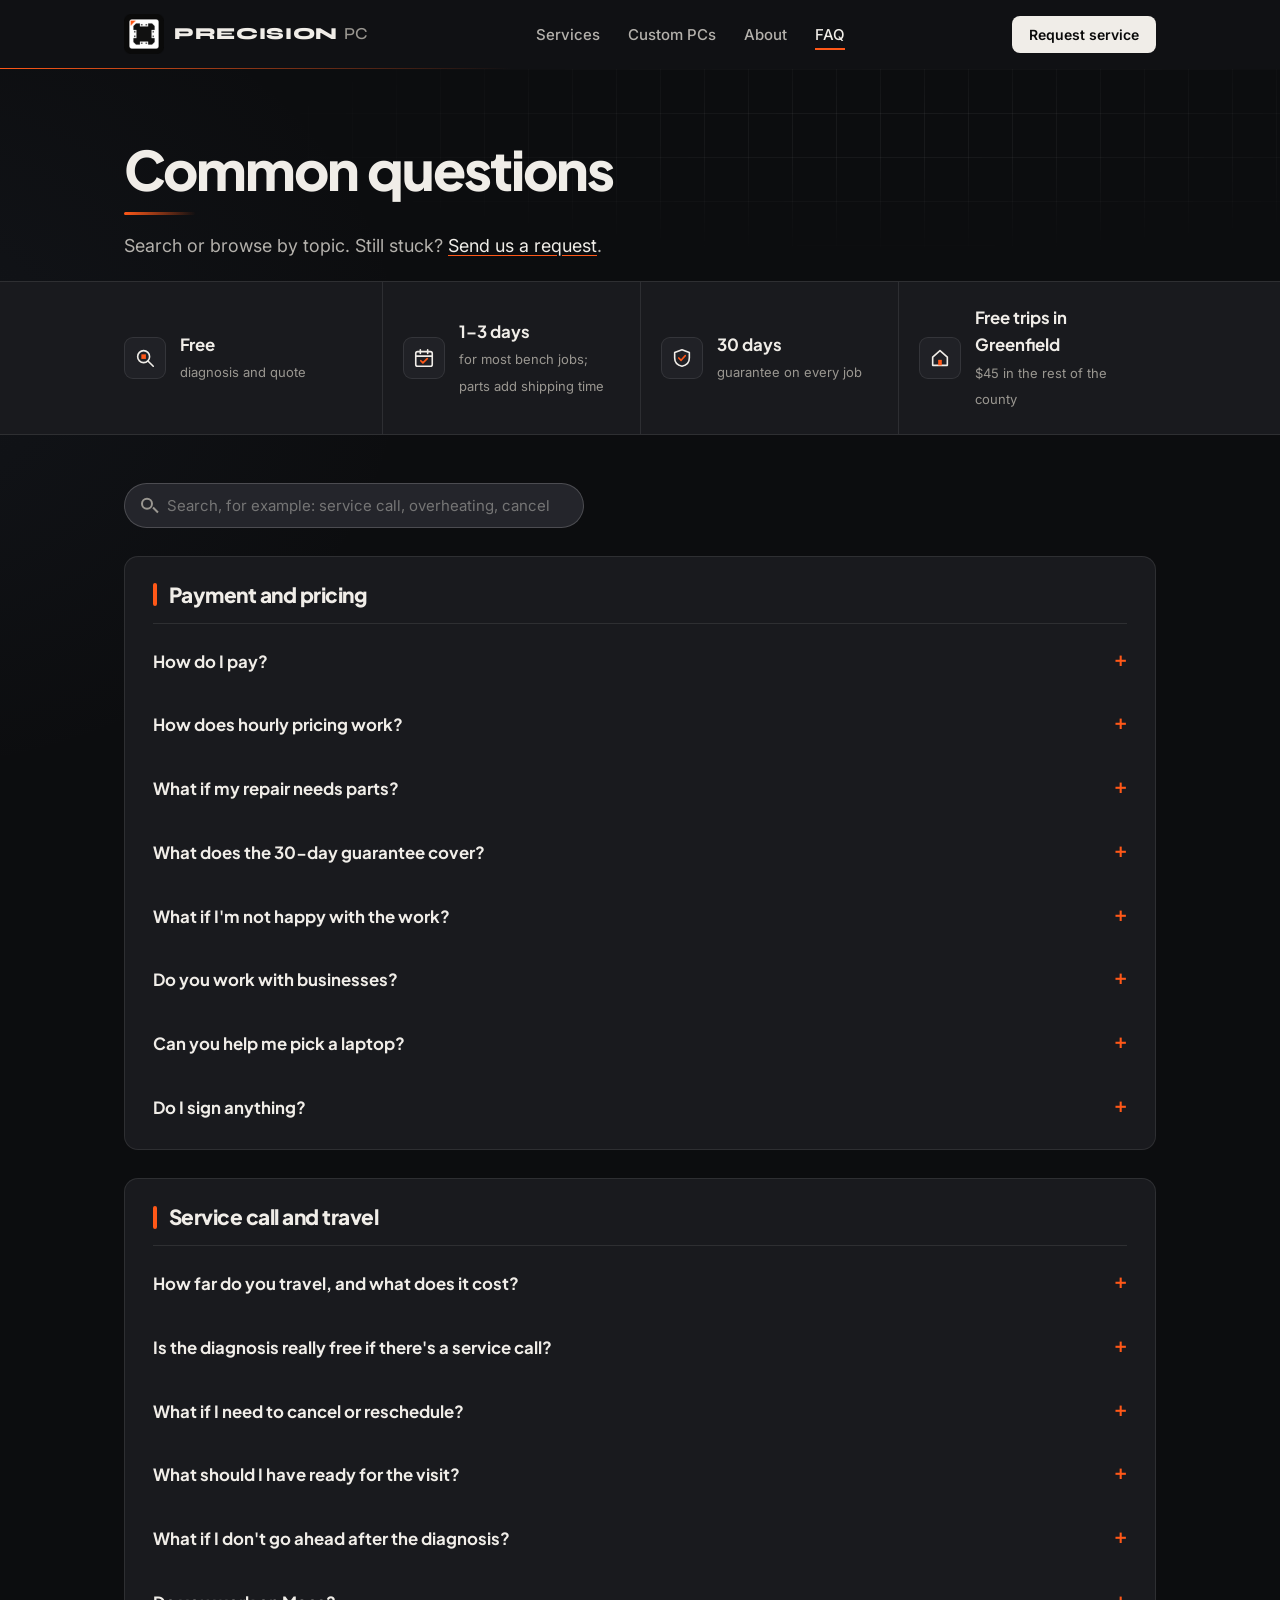
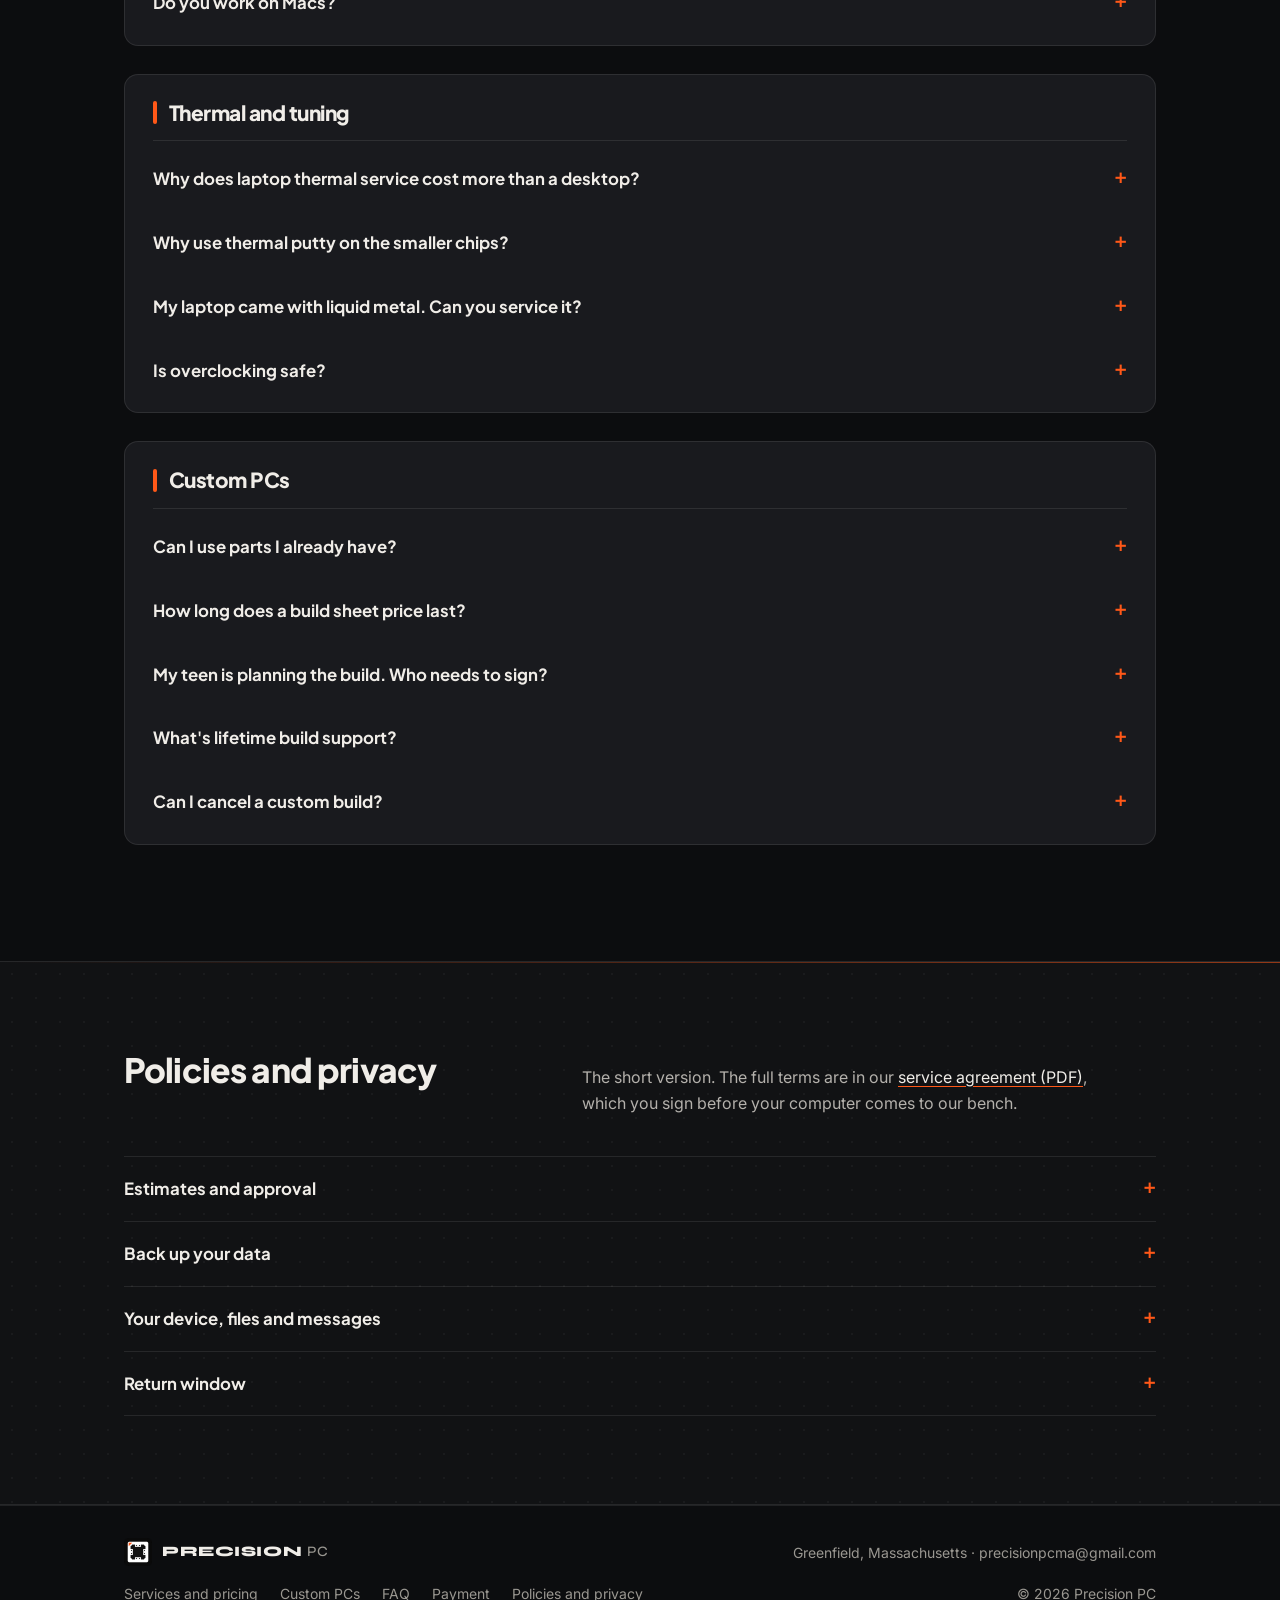
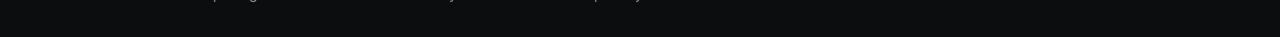
<file: faq.html>
<!DOCTYPE html>
<html lang="en">
<head>
<meta charset="UTF-8" />
<meta name="viewport" content="width=device-width, initial-scale=1.0" />
<title>FAQ and policies | Precision PC</title>
<meta name="description" content="Answers about payment, service calls, laptop thermal service, overclocking and custom builds, plus Precision PC policies and privacy." />
<link rel="canonical" href="https://precisionpcma.com/faq.html" />
<link rel="icon" href="/favicon.ico" sizes="48x48" />
<link rel="icon" type="image/png" href="/favicon-192.png" sizes="192x192" />
<link rel="apple-touch-icon" href="/apple-touch-icon.png" />
<meta name="theme-color" content="#0a0a0a" />
<meta property="og:type" content="website" />
<meta property="og:site_name" content="Precision PC" />
<meta property="og:title" content="FAQ and policies | Precision PC" />
<meta property="og:description" content="Answers about payment, service calls, laptop thermal service, overclocking and custom builds, plus Precision PC policies and privacy." />
<meta property="og:url" content="https://precisionpcma.com/faq.html" />
<meta property="og:image" content="https://precisionpcma.com/og-image.png" />
<meta name="twitter:card" content="summary_large_image" />
<script type="application/ld+json">{"@context": "https://schema.org", "@type": "LocalBusiness", "name": "Precision PC", "url": "https://precisionpcma.com/", "email": "precisionpcma@gmail.com", "image": "https://precisionpcma.com/og-image.png", "logo": "https://precisionpcma.com/favicon-192.png", "description": "PC repair, custom builds, performance tuning and thermal service in Greenfield, MA. Free diagnosis, with service calls across Franklin County.", "address": {"@type": "PostalAddress", "addressLocality": "Greenfield", "addressRegion": "MA", "addressCountry": "US"}, "areaServed": [{"@type": "City", "name": "Greenfield, MA"}, {"@type": "AdministrativeArea", "name": "Franklin County, MA"}]}</script>
<script type="application/ld+json">{"@context": "https://schema.org", "@type": "FAQPage", "mainEntity": [{"@type": "Question", "name": "How do I pay?", "acceptedAnswer": {"@type": "Answer", "text": "Cash, check, card tap or bank transfer. For now, please make checks out to Ben Wheeler. The service call is paid at the visit. Bench repairs are paid in full when you get your machine back; we don't do payment plans. If a check is returned, you still owe the amount plus the bank's returned-check fee. For a bank transfer, we text or email you a secure Stripe invoice. It takes up to 4 business days to clear, and we return your machine once it does, so pay cash or tap for same-day return. If we order the parts for a custom build, the whole build (parts, the $25 handling fee, labor and add-ons) is paid upfront by cash, check or bank transfer before we order anything. We don't take Venmo or Zelle, and we'll never ask for gift cards."}}, {"@type": "Question", "name": "Do I sign anything?", "acceptedAnswer": {"@type": "Answer", "text": "For a quick fix, no. You OK the price before we start, and you get an itemized receipt. Our terms are always on our website. If your computer goes to our bench, you sign our service agreement first, every time. For a new build, you sign it before we order anything. The agreement covers the price you approved, your data and our policies."}}, {"@type": "Question", "name": "Do you work with businesses?", "acceptedAnswer": {"@type": "Answer", "text": "Yes, as long as your business doesn't already have someone handling its IT, whether an employee or an outside company. Business work is $100 an hour with a 1-hour minimum, then billed in 30-minute increments after that, plus the service call. If your business has more than one location, each one we drive to is its own service call. It covers on-site jobs, multiple machines and upgrade planning. All business work is billed hourly, including jobs that have a flat price for homes. Home pricing applies unless it's a workplace with employees or several work computers, and we'll confirm which one applies before any work starts."}}, {"@type": "Question", "name": "Do you work on Macs?", "acceptedAnswer": {"@type": "Answer", "text": "No, we only work on Windows desktops and laptops, plus custom PC builds. We also don't work on phones, tablets or Chromebooks."}}, {"@type": "Question", "name": "Can you help me pick a laptop?", "acceptedAnswer": {"@type": "Answer", "text": "Yes. Quick buying questions are always free. Tell us what you'll use it for and your budget, and we'll point you in the right direction. If you want an in-depth comparison, we'll tell you what that costs before we start. We may suggest a Mac if it fits you best, but our setup and repairs are Windows only."}}, {"@type": "Question", "name": "What if I don't go ahead after the diagnosis?", "acceptedAnswer": {"@type": "Answer", "text": "That's fine. The diagnosis is free. We put your computer back together the way we got it and return it at no extra charge, usually within a week. The service call you already paid, if your town has one, covers the trip back."}}, {"@type": "Question", "name": "Is the diagnosis really free if there's a service call?", "acceptedAnswer": {"@type": "Answer", "text": "Yes. Advice by phone or text is always free, and so is figuring out what's wrong and giving you a price. The service call pays for our trip out and back, and fixes that take up to about 30 minutes during the visit are included. In Greenfield there's no service call. If it needs bench work, you get a price first, separate from the trip."}}, {"@type": "Question", "name": "What should I have ready for the visit?", "acceptedAnswer": {"@type": "Answer", "text": "Your charger and any cables or accessories, a backup of your important files if the computer still turns on, and your login if we need it to test. You give us your login in person, and we never store it. For a password reset, we'll ask for proof that the computer is yours."}}, {"@type": "Question", "name": "How far do you travel, and what does it cost?", "acceptedAnswer": {"@type": "Answer", "text": "Anywhere in Franklin County. In Greenfield there's no service call at all. Everywhere else in Franklin County it's $45. Outside Franklin County, it's quoted case by case, starting at $65. Return trips under our 30-day guarantee are always free."}}, {"@type": "Question", "name": "What if my repair needs parts?", "acceptedAnswer": {"@type": "Answer", "text": "Parts aren't included in labor prices. We'll add them to your quote. Parts under $100 are paid when you get your machine back. For bigger orders, we ask you to pay for them by cash, check or bank transfer before we order. If you pay by check, we order once it clears. The job takes a little longer while they ship."}}, {"@type": "Question", "name": "Why does laptop thermal service cost more than a desktop?", "acceptedAnswer": {"@type": "Answer", "text": "A desktop processor just needs the cooler taken off and fresh paste put on. On most gaming laptops, the same cooler also sits on smaller memory and power chips, with soft pads or putty filling the gap. Those tear when the cooler comes off, so we always replace them. We use a long-lasting thermal pad on the main chips and thermal putty on the smaller ones. The extra work is included in the $125 price. We don't do thermal service on desktop graphics cards."}}, {"@type": "Question", "name": "Why use thermal putty on the smaller chips?", "acceptedAnswer": {"@type": "Answer", "text": "Putty squishes to fill uneven gaps, so it stays in full contact with the cooler. A standard pad of the wrong thickness can leave an air gap or stop the cooler from sitting flat. That's why many gaming laptops and some newer graphics cards come with putty from the factory."}}, {"@type": "Question", "name": "My laptop came with liquid metal. Can you service it?", "acceptedAnswer": {"@type": "Answer", "text": "Yes. Some laptops use liquid metal instead of paste to move heat. We clean it all off and switch to a long-lasting thermal pad. It usually runs a few degrees warmer than fresh liquid metal, but it can't spread onto nearby parts or dry out over time. It's included in our $125 laptop thermal service at no extra charge. If the liquid metal has already damaged something, we'll show you and quote the repair first."}}, {"@type": "Question", "name": "Is overclocking safe?", "acceptedAnswer": {"@type": "Answer", "text": "Advanced tuning is for desktops. We keep voltages and temperatures within careful limits for your hardware and test every change for stability before your machine comes back. Results depend on your hardware, and no specific gain is guaranteed. AMD and Intel say overclocking, including turning on memory speed profiles (XMP or EXPO), can void their warranties. Some graphics card makers say the same. We'll go over what to expect before we start."}}, {"@type": "Question", "name": "What's lifetime build support?", "acceptedAnswer": {"@type": "Answer", "text": "Every custom build includes free troubleshooting and diagnosis, help with manufacturer warranty claims (RMAs), a yearly dust-out, and driver and BIOS updates for as long as the original owner has the PC. Replacement parts aren't included unless the manufacturer's warranty covers them. Visits cost the usual service call for your town. Builds delivered before October 12, 2026, keep free visits in Greenfield."}}, {"@type": "Question", "name": "Can I use parts I already have?", "acceptedAnswer": {"@type": "Answer", "text": "Yes. List them on the build form, with model numbers if you know them. We'll check they're compatible and plan the build around them. Older parts get tested before we build, and if one isn't up to the job, we'll tell you before anything is ordered. If a part you buy doesn't match the part list we gave you and we need an extra trip, that trip is a new service call (free in Greenfield)."}}, {"@type": "Question", "name": "Can I cancel a custom build?", "acceptedAnswer": {"@type": "Answer", "text": "Yes. If you ordered the parts, you own them, so you can cancel at no charge any time before we start building. If we ordered them for you, the parts are still yours, but their cost and the $25 handling fee aren't refundable. Labor and add-ons are refunded if we haven't started building. You can take the parts, or we'll try to return them and pass along whatever the store refunds, minus restocking fees and return shipping."}}, {"@type": "Question", "name": "How does hourly pricing work?", "acceptedAnswer": {"@type": "Answer", "text": "Jobs that aren't on our price list are $75 an hour at home, with a 1-hour minimum, then 30-minute steps. Setup jobs at your place, like Wi-Fi or a printer, are hourly from the start. Business work is always $100 an hour. You get an estimate first, and we check with you before going over it."}}, {"@type": "Question", "name": "What does the 30-day guarantee cover?", "acceptedAnswer": {"@type": "Answer", "text": "Every job we do, for 30 days from when the work is finished (or from when your machine comes back, for bench work). If the same problem comes back, we fix it again for free, trip included. It doesn't cover anything that happens afterward, like a drop, a spill, or your own overclocking or other changes, or an unrelated problem. A new part that fails is covered by its maker's warranty, and we'll help you with the claim."}}, {"@type": "Question", "name": "What if I'm not happy with the work?", "acceptedAnswer": {"@type": "Answer", "text": "Tell us within 30 days and we'll recheck it or redo it for free. We don't give cash refunds for work done as agreed."}}, {"@type": "Question", "name": "What if I need to cancel or reschedule?", "acceptedAnswer": {"@type": "Answer", "text": "Just let us know, any time, and there's no charge. We'll confirm your appointment the day before. If no one's home 15 minutes after the appointment time (or after we arrive, if we're running late) and you didn't let us know, that's a no-show, and the $45 service call may apply. In Greenfield there's no charge, and we'll rebook at our next open time."}}, {"@type": "Question", "name": "How long does a build sheet price last?", "acceptedAnswer": {"@type": "Answer", "text": "7 days. Part prices change, so if the total goes up more than $25 before we order, we'll check with you first."}}, {"@type": "Question", "name": "My teen is planning the build. Who needs to sign?", "acceptedAnswer": {"@type": "Answer", "text": "A parent or guardian. Teens are welcome to plan the build with us, but a parent approves the build sheet, signs the agreement and pays."}}]}</script>
<link rel="preconnect" href="https://fonts.googleapis.com" />
<link rel="preconnect" href="https://fonts.gstatic.com" crossorigin />
<link href="https://fonts.googleapis.com/css2?family=Syne:wght@500;800&family=Plus+Jakarta+Sans:wght@600;700;800&family=Inter:wght@400;500;600&display=swap" rel="stylesheet" />
<link rel="stylesheet" href="site.css" />
</head>
<body class="has-mbar">
<header>
  <div class="wrap nav">
    <a href="index.html" class="brand" aria-label="Precision PC home"><img src="logo.png" alt="" width="40" height="40" /><span class="wordmark">Precision <span>PC</span></span></a>
    <ul><li><a href="services.html">Services</a></li><li><a href="builds.html"><span class="nl">Custom PCs</span><span class="ns">Custom PCs</span></a></li><li><a href="index.html#about">About</a></li><li><a href="faq.html" aria-current="page">FAQ</a></li></ul>
    <a href="index.html#quote" class="btn btn-primary">Request service</a>
  </div>
</header>
<main id="top">
<svg width="0" height="0" style="position:absolute" aria-hidden="true" focusable="false"><defs>
<symbol id="i-repair" viewBox="0 0 24 24"><path d="M7 3h10l4 4v10l-4 4H7l-4-4V7z" fill="none" stroke="currentColor" stroke-width="1.75" stroke-linejoin="round"/><path d="M12.5 7l-2.5 4.5h4L11.5 17" fill="none" stroke="currentColor" stroke-width="1.75" stroke-linejoin="round"/><path d="M3.8 3.8h3.6L3.8 7.4z" fill="var(--orange)"/></symbol>
<symbol id="i-thermal" viewBox="0 0 24 24"><path d="M5 14h14v7H5z" fill="none" stroke="currentColor" stroke-width="1.75" stroke-linejoin="round"/><path d="M8 11c-1.2-1.4 1.2-2.6 0-4.5M16 11c-1.2-1.4 1.2-2.6 0-4.5" fill="none" stroke="currentColor" stroke-width="1.75" stroke-linecap="round"/><path d="M12 11c-1.2-1.6 1.2-3 0-5.5" fill="none" stroke="var(--orange)" stroke-width="1.75" stroke-linecap="round"/></symbol>
<symbol id="i-tune" viewBox="0 0 24 24"><path d="M3 6h18M3 12h18M3 18h18" stroke="currentColor" stroke-width="1.75" stroke-linecap="round"/><circle cx="15" cy="6" r="2.4" fill="var(--orange)"/><circle cx="8" cy="12" r="2.4" fill="var(--surface-2)" stroke="currentColor" stroke-width="1.75"/><circle cx="17" cy="18" r="2.4" fill="var(--surface-2)" stroke="currentColor" stroke-width="1.75"/></symbol>
<symbol id="i-build" viewBox="0 0 24 24"><path d="M6 2.5h12v19H6z" fill="none" stroke="currentColor" stroke-width="1.75" stroke-linejoin="round"/><circle cx="12" cy="14.5" r="3.6" fill="none" stroke="currentColor" stroke-width="1.75"/><path d="M9 6.5h6" stroke="currentColor" stroke-width="1.75" stroke-linecap="round"/><path d="M6.9 3.4h3L6.9 6.4z" fill="var(--orange)"/></symbol>
<symbol id="i-search" viewBox="0 0 24 24"><circle cx="10.5" cy="10.5" r="6.5" fill="none" stroke="currentColor" stroke-width="1.75"/><path d="M15.5 15.5L21 21" stroke="currentColor" stroke-width="1.75" stroke-linecap="round"/><path d="M8 8h5v5H8z" fill="var(--orange)"/></symbol>
<symbol id="i-shield" viewBox="0 0 24 24"><path d="M12 3l8 3v6c0 5-3.6 8-8 9-4.4-1-8-4-8-9V6z" fill="none" stroke="currentColor" stroke-width="1.75" stroke-linejoin="round"/><path d="M8.5 12l2.5 2.5 4.5-5" fill="none" stroke="var(--orange)" stroke-width="1.9" stroke-linecap="round" stroke-linejoin="round"/></symbol>
<symbol id="i-fan" viewBox="0 0 24 24"><rect x="3" y="3" width="18" height="18" rx="3" fill="none" stroke="currentColor" stroke-width="1.75"/><path d="M12 12c0-3 1-5 3-5.5M12 12c2.6 1.5 3.8 3.5 3 5.4M12 12c-2.6 1.5-5 1.4-6.2-.3" fill="none" stroke="currentColor" stroke-width="1.75" stroke-linecap="round"/><circle cx="12" cy="12" r="1.8" fill="var(--orange)"/></symbol>
<symbol id="i-cal" viewBox="0 0 24 24"><rect x="3" y="5" width="18" height="16" rx="2" fill="none" stroke="currentColor" stroke-width="1.75"/><path d="M3 10h18M8 3v4M16 3v4" stroke="currentColor" stroke-width="1.75" stroke-linecap="round"/><path d="M8.5 15l2.3 2.3 4.7-4.6" fill="none" stroke="var(--orange)" stroke-width="1.9" stroke-linecap="round" stroke-linejoin="round"/></symbol>
<symbol id="i-game" viewBox="0 0 24 24"><path d="M7 8h10a4 4 0 0 1 4 4v1.5a3.5 3.5 0 0 1-6.3 2.1L14 14.5h-4l-.7 1.1A3.5 3.5 0 0 1 3 13.5V12a4 4 0 0 1 4-4z" fill="none" stroke="currentColor" stroke-width="1.75" stroke-linejoin="round"/><path d="M7.5 10.5v3M6 12h3" stroke="currentColor" stroke-width="1.75" stroke-linecap="round"/><circle cx="16.5" cy="11.5" r="1.4" fill="var(--orange)"/></symbol>
<symbol id="i-stream" viewBox="0 0 24 24"><rect x="3" y="5" width="18" height="12" rx="2" fill="none" stroke="currentColor" stroke-width="1.75"/><path d="M8 21h8M12 17v4" stroke="currentColor" stroke-width="1.75" stroke-linecap="round"/><circle cx="17" cy="9" r="1.6" fill="var(--orange)"/><path d="M7 14l3-3 2 2 3-3" fill="none" stroke="currentColor" stroke-width="1.75" stroke-linecap="round" stroke-linejoin="round"/></symbol>
<symbol id="i-video" viewBox="0 0 24 24"><rect x="3" y="5" width="18" height="14" rx="2" fill="none" stroke="currentColor" stroke-width="1.75"/><path d="M10 9.2v5.6l4.8-2.8z" fill="var(--orange)"/></symbol>
<symbol id="i-cube" viewBox="0 0 24 24"><path d="M12 3l8 4.5v9L12 21l-8-4.5v-9z" fill="none" stroke="currentColor" stroke-width="1.75" stroke-linejoin="round"/><path d="M4 7.5l8 4.5 8-4.5M12 12v9" fill="none" stroke="currentColor" stroke-width="1.75" stroke-linejoin="round"/><circle cx="12" cy="12" r="1.6" fill="var(--orange)"/></symbol>
<symbol id="i-ai" viewBox="0 0 24 24"><path d="M7 4h10l3 3v10l-3 3H7l-3-3V7z" fill="none" stroke="currentColor" stroke-width="1.75" stroke-linejoin="round"/><path d="M9 15l3-6 3 6M10.2 13h3.6" fill="none" stroke="currentColor" stroke-width="1.6" stroke-linecap="round" stroke-linejoin="round"/><path d="M4.8 4.8h3L4.8 7.8z" fill="var(--orange)"/></symbol>
<symbol id="i-office" viewBox="0 0 24 24"><rect x="3" y="7" width="18" height="13" rx="2" fill="none" stroke="currentColor" stroke-width="1.75"/><path d="M9 7V5h6v2M3 12h18" fill="none" stroke="currentColor" stroke-width="1.75"/><rect x="10.5" y="11" width="3" height="2.5" fill="var(--orange)"/></symbol>
<symbol id="i-school" viewBox="0 0 24 24"><path d="M4 5.5C6.5 4.5 9.5 4.5 12 6c2.5-1.5 5.5-1.5 8-.5V19c-2.5-1-5.5-1-8 .5-2.5-1.5-5.5-1.5-8-.5z" fill="none" stroke="currentColor" stroke-width="1.75" stroke-linejoin="round"/><path d="M12 6v13.5" stroke="var(--orange)" stroke-width="1.75"/></symbol>
<symbol id="i-home" viewBox="0 0 24 24"><path d="M4 11l8-7 8 7v9H4z" fill="none" stroke="currentColor" stroke-width="1.75" stroke-linejoin="round"/><rect x="10" y="14" width="4" height="6" fill="var(--orange)"/></symbol>
<symbol id="i-wifi" viewBox="0 0 24 24"><path d="M3 9.5a13 13 0 0 1 18 0M6 13a8.5 8.5 0 0 1 12 0M9 16.5a4 4 0 0 1 6 0" fill="none" stroke="currentColor" stroke-width="1.75" stroke-linecap="round"/><circle cx="12" cy="19.5" r="1.6" fill="var(--orange)"/></symbol>
<symbol id="i-chat" viewBox="0 0 24 24"><path d="M4 5h16v11H9l-5 4z" fill="none" stroke="currentColor" stroke-width="1.75" stroke-linejoin="round"/><circle cx="9" cy="10.5" r="1.2" fill="currentColor"/><circle cx="12.5" cy="10.5" r="1.2" fill="var(--orange)"/><circle cx="16" cy="10.5" r="1.2" fill="currentColor"/></symbol>
<symbol id="i-phone" viewBox="0 0 24 24"><path d="M6 3h4l2 5-2.5 1.5a11 11 0 0 0 5 5L16 12l5 2v4a2 2 0 0 1-2 2A16 16 0 0 1 4 5a2 2 0 0 1 2-2z" fill="none" stroke="currentColor" stroke-width="1.75" stroke-linejoin="round"/><circle cx="18" cy="6" r="1.6" fill="var(--orange)"/></symbol>
<symbol id="i-mail" viewBox="0 0 24 24"><rect x="3" y="5" width="18" height="14" rx="2" fill="none" stroke="currentColor" stroke-width="1.75"/><path d="M3.5 6.5l8.5 6.5 8.5-6.5" fill="none" stroke="currentColor" stroke-width="1.75" stroke-linejoin="round"/><circle cx="12" cy="13" r="1.3" fill="var(--orange)"/></symbol>
</defs></svg>
<section class="page-hero" style="padding-bottom:20px">
  <div class="wrap">
    <h1>Common questions</h1>
    <p>Search or browse by topic. Still stuck? <a class="link" href="index.html#quote">Send us a request</a>.</p>
  </div>
</section>
<section class="stats" aria-label="Quick facts"><ul class="wrap">
    <li data-reveal><span class="ico-tile"><svg class="ico" aria-hidden="true" focusable="false"><use href="#i-search"/></svg></span><div><b>Free</b><span>diagnosis and quote</span></div></li>
    <li data-reveal><span class="ico-tile"><svg class="ico" aria-hidden="true" focusable="false"><use href="#i-cal"/></svg></span><div><b>1–3 days</b><span>for most bench jobs; parts add shipping time</span></div></li>
    <li data-reveal><span class="ico-tile"><svg class="ico" aria-hidden="true" focusable="false"><use href="#i-shield"/></svg></span><div><b>30 days</b><span>guarantee on every job</span></div></li>
    <li data-reveal><span class="ico-tile"><svg class="ico" aria-hidden="true" focusable="false"><use href="#i-home"/></svg></span><div><b>Free trips in Greenfield</b><span>$45 in the rest of the county</span></div></li>
  </ul></section>
<section class="section" style="padding-top:16px">
  <div class="wrap">
    <div class="faq-tools"><label class="search"><span class="sr-only" style="position:absolute;width:1px;height:1px;overflow:hidden;clip:rect(0 0 0 0)">Search questions</span><input type="search" id="faq-search" placeholder="Search, for example: service call, overheating, cancel" autocomplete="off" /></label></div>
    <div class="faq-group"><h2>Payment and pricing</h2><div class="faq"><details id="q-pay"><summary>How do I pay?</summary><p>Cash, check, card tap or bank transfer. For now, please make checks out to Ben Wheeler. The service call is paid at the visit. Bench repairs are paid in full when you get your machine back; we don&#x27;t do payment plans. If a check is returned, you still owe the amount plus the bank&#x27;s returned-check fee. For a bank transfer, we text or email you a secure Stripe invoice. It takes up to 4 business days to clear, and we return your machine once it does, so pay cash or tap for same-day return. If we order the parts for a custom build, the whole build (parts, the $25 handling fee, labor and add-ons) is paid upfront by cash, check or bank transfer before we order anything. We don&#x27;t take Venmo or Zelle, and we&#x27;ll never ask for gift cards.</p></details><details id="q-hourly"><summary>How does hourly pricing work?</summary><p>Jobs that aren&#x27;t on our price list are $75 an hour at home, with a 1-hour minimum, then 30-minute steps. Setup jobs at your place, like Wi-Fi or a printer, are hourly from the start. Business work is always $100 an hour. You get an estimate first, and we check with you before going over it.</p></details><details id="q-parts"><summary>What if my repair needs parts?</summary><p>Parts aren&#x27;t included in labor prices. We&#x27;ll add them to your quote. Parts under $100 are paid when you get your machine back. For bigger orders, we ask you to pay for them by cash, check or bank transfer before we order. If you pay by check, we order once it clears. The job takes a little longer while they ship.</p></details><details id="q-guarantee"><summary>What does the 30-day guarantee cover?</summary><p>Every job we do, for 30 days from when the work is finished (or from when your machine comes back, for bench work). If the same problem comes back, we fix it again for free, trip included. It doesn&#x27;t cover anything that happens afterward, like a drop, a spill, or your own overclocking or other changes, or an unrelated problem. A new part that fails is covered by its maker&#x27;s warranty, and we&#x27;ll help you with the claim.</p></details><details id="q-unhappy"><summary>What if I&#x27;m not happy with the work?</summary><p>Tell us within 30 days and we&#x27;ll recheck it or redo it for free. We don&#x27;t give cash refunds for work done as agreed.</p></details><details id="q-business"><summary>Do you work with businesses?</summary><p>Yes, as long as your business doesn&#x27;t already have someone handling its IT, whether an employee or an outside company. Business work is $100 an hour with a 1-hour minimum, then billed in 30-minute increments after that, plus the service call. If your business has more than one location, each one we drive to is its own service call. It covers on-site jobs, multiple machines and upgrade planning. All business work is billed hourly, including jobs that have a flat price for homes. Home pricing applies unless it&#x27;s a workplace with employees or several work computers, and we&#x27;ll confirm which one applies before any work starts.</p></details><details id="q-laptop-pick"><summary>Can you help me pick a laptop?</summary><p>Yes. Quick buying questions are always free. Tell us what you&#x27;ll use it for and your budget, and we&#x27;ll point you in the right direction. If you want an in-depth comparison, we&#x27;ll tell you what that costs before we start. We may suggest a Mac if it fits you best, but our setup and repairs are Windows only.</p></details><details id="q-sign"><summary>Do I sign anything?</summary><p>For a quick fix, no. You OK the price before we start, and you get an itemized receipt. Our terms are always on our website. If your computer goes to our bench, you sign our service agreement first, every time. For a new build, you sign it before we order anything. The agreement covers the price you approved, your data and our policies.</p></details></div></div><div class="faq-group"><h2>Service call and travel</h2><div class="faq"><details id="q-travel"><summary>How far do you travel, and what does it cost?</summary><p>Anywhere in Franklin County. In Greenfield there&#x27;s no service call at all. Everywhere else in Franklin County it&#x27;s $45. Outside Franklin County, it&#x27;s quoted case by case, starting at $65. Return trips under our 30-day guarantee are always free.</p></details><details id="q-fee"><summary>Is the diagnosis really free if there&#x27;s a service call?</summary><p>Yes. Advice by phone or text is always free, and so is figuring out what&#x27;s wrong and giving you a price. The service call pays for our trip out and back, and fixes that take up to about 30 minutes during the visit are included. In Greenfield there&#x27;s no service call. If it needs bench work, you get a price first, separate from the trip.</p></details><details id="q-cancel-visit"><summary>What if I need to cancel or reschedule?</summary><p>Just let us know, any time, and there&#x27;s no charge. We&#x27;ll confirm your appointment the day before. If no one&#x27;s home 15 minutes after the appointment time (or after we arrive, if we&#x27;re running late) and you didn&#x27;t let us know, that&#x27;s a no-show, and the $45 service call may apply. In Greenfield there&#x27;s no charge, and we&#x27;ll rebook at our next open time.</p></details><details id="q-ready"><summary>What should I have ready for the visit?</summary><p>Your charger and any cables or accessories, a backup of your important files if the computer still turns on, and your login if we need it to test. You give us your login in person, and we never store it. For a password reset, we&#x27;ll ask for proof that the computer is yours.</p></details><details id="q-decline"><summary>What if I don&#x27;t go ahead after the diagnosis?</summary><p>That&#x27;s fine. The diagnosis is free. We put your computer back together the way we got it and return it at no extra charge, usually within a week. The service call you already paid, if your town has one, covers the trip back.</p></details><details id="q-mac"><summary>Do you work on Macs?</summary><p>No, we only work on Windows desktops and laptops, plus custom PC builds. We also don&#x27;t work on phones, tablets or Chromebooks.</p></details></div></div><div class="faq-group"><h2>Thermal and tuning</h2><div class="faq"><details id="q-laptop"><summary>Why does laptop thermal service cost more than a desktop?</summary><p>A desktop processor just needs the cooler taken off and fresh paste put on. On most gaming laptops, the same cooler also sits on smaller memory and power chips, with soft pads or putty filling the gap. Those tear when the cooler comes off, so we always replace them. We use a long-lasting thermal pad on the main chips and thermal putty on the smaller ones. The extra work is included in the $125 price. We don&#x27;t do thermal service on desktop graphics cards.</p></details><details id="q-putty"><summary>Why use thermal putty on the smaller chips?</summary><p>Putty squishes to fill uneven gaps, so it stays in full contact with the cooler. A standard pad of the wrong thickness can leave an air gap or stop the cooler from sitting flat. That&#x27;s why many gaming laptops and some newer graphics cards come with putty from the factory.</p></details><details id="q-lm"><summary>My laptop came with liquid metal. Can you service it?</summary><p>Yes. Some laptops use liquid metal instead of paste to move heat. We clean it all off and switch to a long-lasting thermal pad. It usually runs a few degrees warmer than fresh liquid metal, but it can&#x27;t spread onto nearby parts or dry out over time. It&#x27;s included in our $125 laptop thermal service at no extra charge. If the liquid metal has already damaged something, we&#x27;ll show you and quote the repair first.</p></details><details id="q-oc"><summary>Is overclocking safe?</summary><p>Advanced tuning is for desktops. We keep voltages and temperatures within careful limits for your hardware and test every change for stability before your machine comes back. Results depend on your hardware, and no specific gain is guaranteed. AMD and Intel say overclocking, including turning on memory speed profiles (XMP or EXPO), can void their warranties. Some graphics card makers say the same. We&#x27;ll go over what to expect before we start.</p></details></div></div><div class="faq-group"><h2>Custom PCs</h2><div class="faq"><details id="q-own"><summary>Can I use parts I already have?</summary><p>Yes. List them on the build form, with model numbers if you know them. We&#x27;ll check they&#x27;re compatible and plan the build around them. Older parts get tested before we build, and if one isn&#x27;t up to the job, we&#x27;ll tell you before anything is ordered. If a part you buy doesn&#x27;t match the part list we gave you and we need an extra trip, that trip is a new service call (free in Greenfield).</p></details><details id="q-price-hold"><summary>How long does a build sheet price last?</summary><p>7 days. Part prices change, so if the total goes up more than $25 before we order, we&#x27;ll check with you first.</p></details><details id="q-teen"><summary>My teen is planning the build. Who needs to sign?</summary><p>A parent or guardian. Teens are welcome to plan the build with us, but a parent approves the build sheet, signs the agreement and pays.</p></details><details id="q-lifetime"><summary>What&#x27;s lifetime build support?</summary><p>Every custom build includes free troubleshooting and diagnosis, help with manufacturer warranty claims (RMAs), a yearly dust-out, and driver and BIOS updates for as long as the original owner has the PC. Replacement parts aren&#x27;t included unless the manufacturer&#x27;s warranty covers them. Visits cost the usual service call for your town. Builds delivered before October 12, 2026, keep free visits in Greenfield.</p></details><details id="q-cancel"><summary>Can I cancel a custom build?</summary><p>Yes. If you ordered the parts, you own them, so you can cancel at no charge any time before we start building. If we ordered them for you, the parts are still yours, but their cost and the $25 handling fee aren&#x27;t refundable. Labor and add-ons are refunded if we haven&#x27;t started building. You can take the parts, or we&#x27;ll try to return them and pass along whatever the store refunds, minus restocking fees and return shipping.</p></details></div></div>
    <p class="no-results">No questions match that. <a class="link" href="index.html#quote">Send us a request</a> and we'll answer it.</p>
  </div>
</section>
<section class="section alt" id="policies">
  <div class="wrap">
    <div class="section-head" data-reveal><h2>Policies and privacy</h2><p>The short version. The full terms are in our <a class="link" href="service-agreement.pdf">service agreement (PDF)</a>, which you sign before your computer comes to our bench.</p></div>
    <div class="faq"><details><summary>Estimates and approval</summary><p>We&#x27;ll give you a price before starting, and nothing happens without your OK. If we find something unexpected, we&#x27;ll let you know right away. No fix, no repair fee (the service call still applies). Every job has a 30-day guarantee: if the same problem comes back, we fix it again for free.</p></details><details><summary>Back up your data</summary><p>Backing up your files before the visit is your responsibility. We&#x27;re careful, but data can be lost, especially on failing hardware, and we can&#x27;t be responsible for it.</p></details><details><summary>Your device, files and messages</summary><p>We only access your computer to do the work you approved. We never share or keep your files. We only copy them when the job needs it, like a data transfer or saving files from a failing drive, and delete those copies afterward. Messages from our forms go through a third-party form service to our email, are only used to reply to you, and are never sold.</p></details><details><summary>Return window</summary><p>We&#x27;ll let you know when your machine is ready to come back. If we can&#x27;t arrange a return within 90 days of that, it&#x27;s considered abandoned and may be recycled or sold to cover costs, with the drive wiped first. We&#x27;ll try to reach you before that happens.</p></details></div>
  </div>
</section>
</main>
<footer>
  <div class="wrap foot">
    <a href="index.html" class="brand"><img src="logo.png" alt="" width="28" height="28" /><span class="wordmark">Precision <span>PC</span></span></a>
    <span>Greenfield, Massachusetts · <a href="mailto:precisionpcma@gmail.com">precisionpcma@gmail.com</a></span>
    <nav aria-label="Footer"><a href="services.html">Services and pricing</a><a href="builds.html">Custom PCs</a><a href="faq.html">FAQ</a><a href="pay.html">Payment</a><a href="faq.html#policies">Policies and privacy</a></nav>
    <span>&copy; 2026 Precision PC</span>
  </div>
</footer>
<div class="mbar"><a href="index.html#quote" class="btn btn-primary">Request service</a><a href="mailto:precisionpcma@gmail.com" class="btn btn-quiet">Email</a></div>
<script src="site.js"></script>
</body>
</html>
</file>
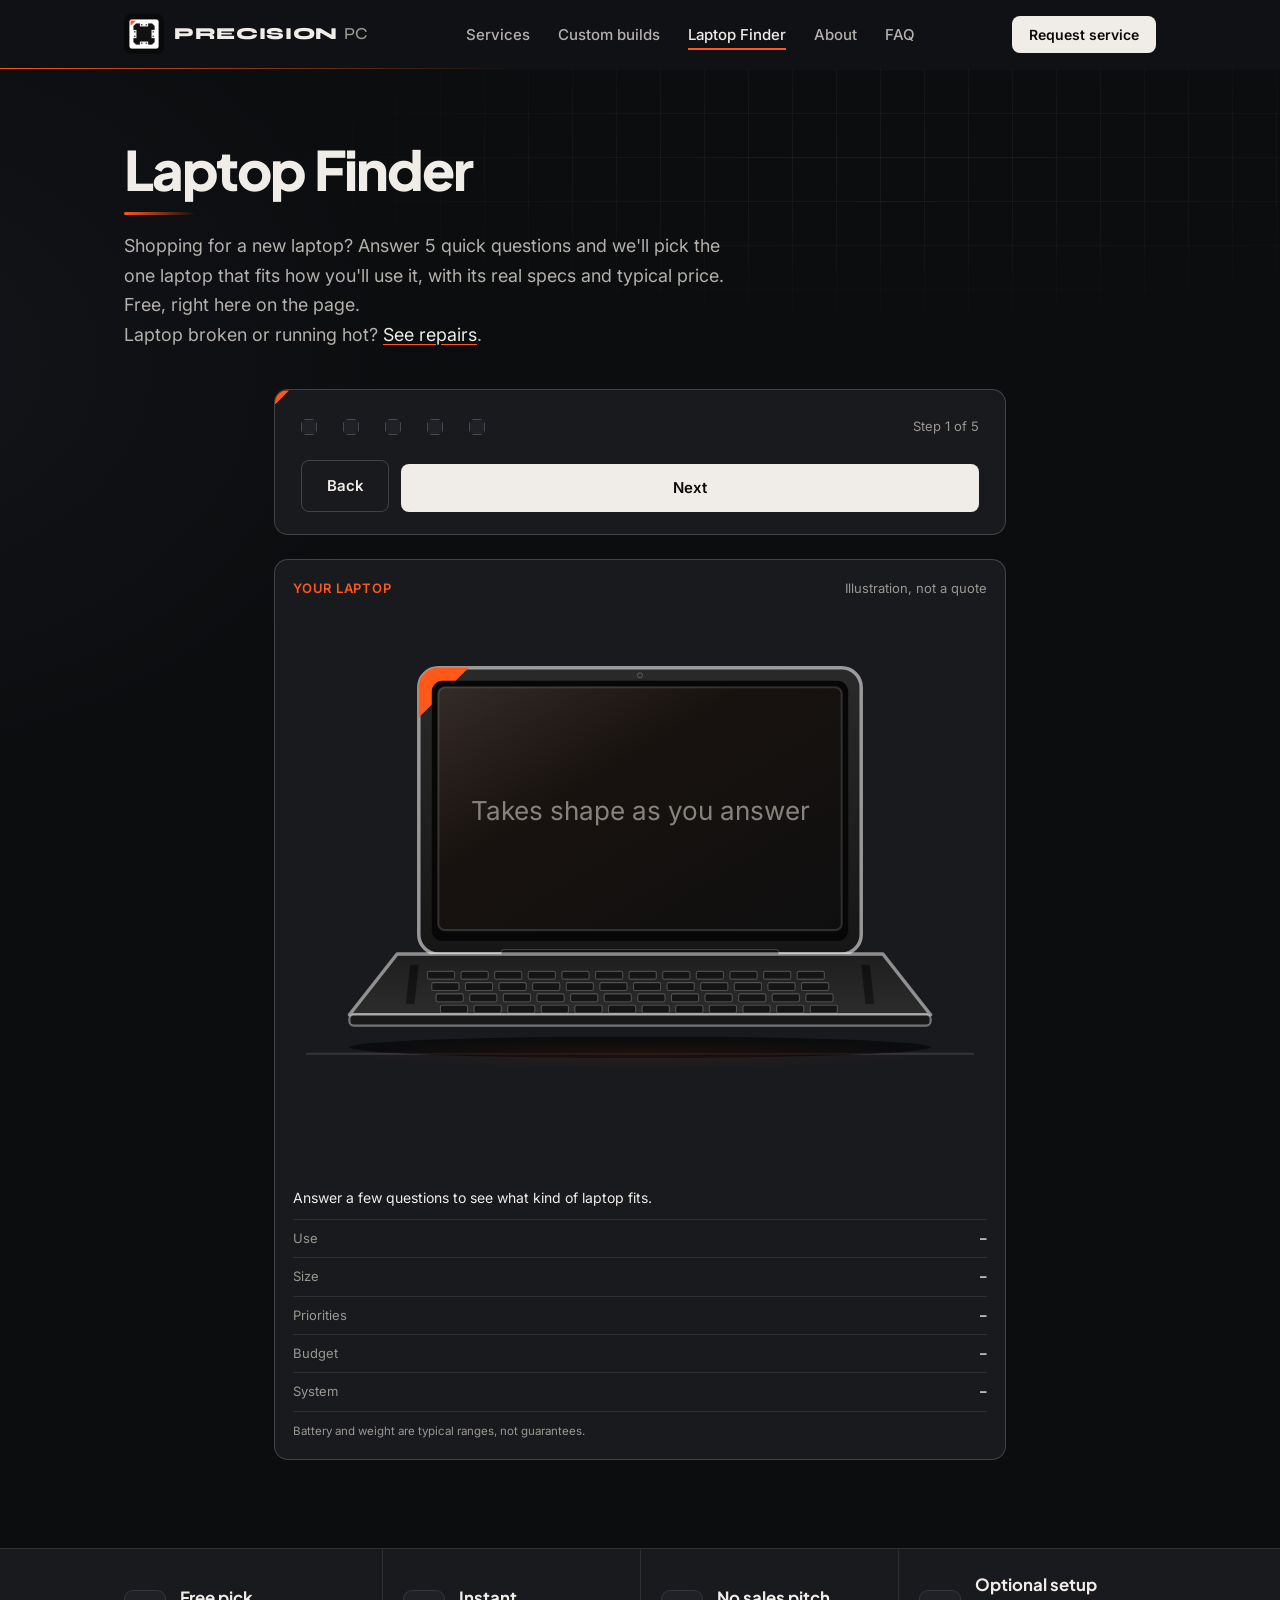
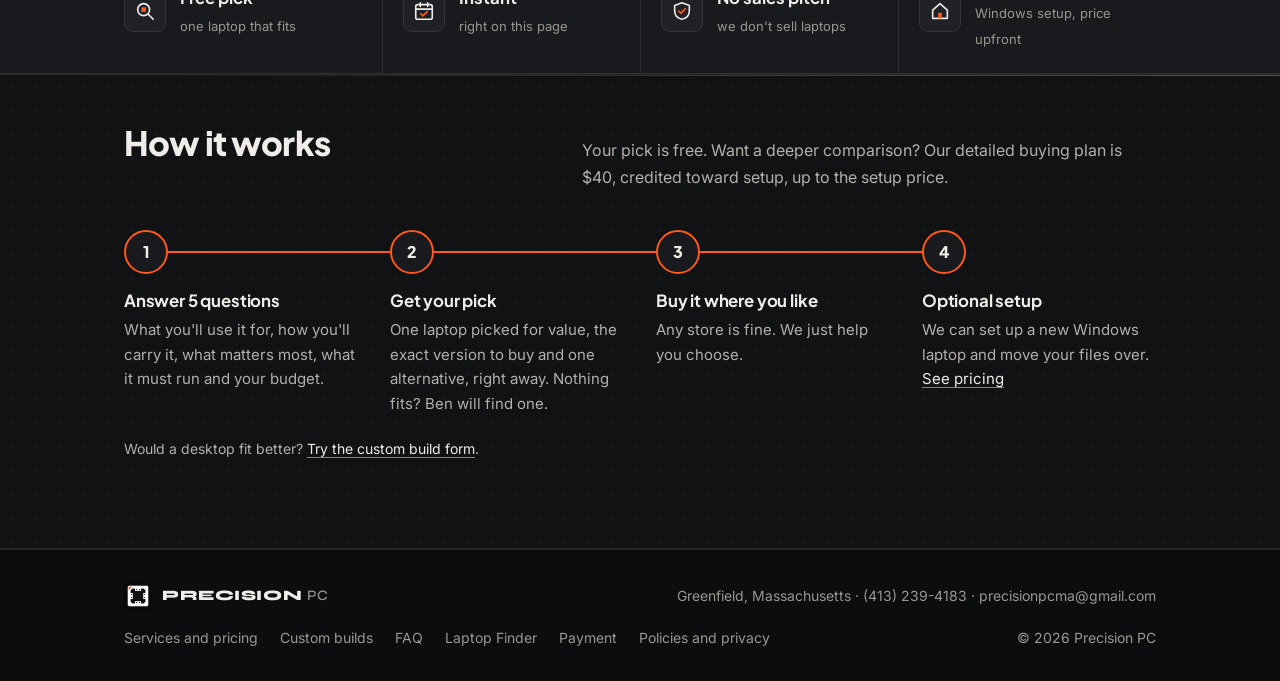
<file: laptops.html>
<!DOCTYPE html>
<html lang="en">
<head>
<meta charset="UTF-8" />
<meta name="viewport" content="width=device-width, initial-scale=1.0" />
<title>Laptop Finder | Precision PC</title>
<meta name="description" content="Answer 5 quick questions and get a free laptop pick that fits how you work. From Precision PC in Greenfield, MA." />
<link rel="canonical" href="https://precisionpcma.com/laptops.html" />
<link rel="icon" href="/favicon.ico" sizes="48x48" />
<link rel="icon" type="image/png" href="/favicon-192.png" sizes="192x192" />
<link rel="apple-touch-icon" href="/apple-touch-icon.png" />
<meta name="theme-color" content="#0a0a0a" />
<meta property="og:type" content="website" />
<meta property="og:site_name" content="Precision PC" />
<meta property="og:title" content="Laptop Finder | Precision PC" />
<meta property="og:description" content="Answer 5 quick questions and get a free laptop pick that fits how you work. From Precision PC in Greenfield, MA." />
<meta property="og:url" content="https://precisionpcma.com/laptops.html" />
<meta property="og:image" content="https://precisionpcma.com/og-image.png" />
<meta name="twitter:card" content="summary_large_image" />
<script type="application/ld+json">{"@context": "https://schema.org", "@type": "LocalBusiness", "name": "Precision PC", "url": "https://precisionpcma.com/", "email": "precisionpcma@gmail.com", "telephone": "+1-413-239-4183", "image": "https://precisionpcma.com/og-image.png", "logo": "https://precisionpcma.com/favicon-192.png", "description": "PC repair, custom builds, performance tuning and thermal service in Greenfield, MA. Free diagnosis, with service calls across Franklin County.", "address": {"@type": "PostalAddress", "addressLocality": "Greenfield", "addressRegion": "MA", "addressCountry": "US"}, "areaServed": [{"@type": "City", "name": "Greenfield, MA"}, {"@type": "AdministrativeArea", "name": "Franklin County, MA"}]}</script>
<link rel="preconnect" href="https://fonts.googleapis.com" />
<link rel="preconnect" href="https://fonts.gstatic.com" crossorigin />
<link href="https://fonts.googleapis.com/css2?family=Syne:wght@500;800&family=Plus+Jakarta+Sans:wght@600;700;800&family=Inter:wght@400;500;600&display=swap" rel="stylesheet" />
<link rel="stylesheet" href="site.css" />
</head>
<body class="has-mbar">
<header>
  <div class="wrap nav">
    <a href="index.html" class="brand" aria-label="Precision PC home"><img src="logo.png" alt="" width="40" height="40" /><span class="wordmark">Precision <span>PC</span></span></a>
    <ul><li><a href="services.html">Services</a></li><li><a href="builds.html"><span class="nl">Custom builds</span><span class="ns">Builds</span></a></li><li><a href="laptops.html" aria-current="page"><span class="nl">Laptop Finder</span><span class="ns">Laptops</span></a></li><li><a href="index.html#about">About</a></li><li><a href="faq.html">FAQ</a></li></ul>
    <a href="index.html#quote" class="btn btn-primary">Request service</a>
  </div>
</header>
<main id="top">
<svg width="0" height="0" style="position:absolute" aria-hidden="true" focusable="false"><defs>
<symbol id="i-repair" viewBox="0 0 24 24"><path d="M7 3h10l4 4v10l-4 4H7l-4-4V7z" fill="none" stroke="currentColor" stroke-width="1.75" stroke-linejoin="round"/><path d="M12.5 7l-2.5 4.5h4L11.5 17" fill="none" stroke="currentColor" stroke-width="1.75" stroke-linejoin="round"/><path d="M3.8 3.8h3.6L3.8 7.4z" fill="var(--orange)"/></symbol>
<symbol id="i-thermal" viewBox="0 0 24 24"><path d="M5 14h14v7H5z" fill="none" stroke="currentColor" stroke-width="1.75" stroke-linejoin="round"/><path d="M8 11c-1.2-1.4 1.2-2.6 0-4.5M16 11c-1.2-1.4 1.2-2.6 0-4.5" fill="none" stroke="currentColor" stroke-width="1.75" stroke-linecap="round"/><path d="M12 11c-1.2-1.6 1.2-3 0-5.5" fill="none" stroke="var(--orange)" stroke-width="1.75" stroke-linecap="round"/></symbol>
<symbol id="i-tune" viewBox="0 0 24 24"><path d="M3 6h18M3 12h18M3 18h18" stroke="currentColor" stroke-width="1.75" stroke-linecap="round"/><circle cx="15" cy="6" r="2.4" fill="var(--orange)"/><circle cx="8" cy="12" r="2.4" fill="var(--surface-2)" stroke="currentColor" stroke-width="1.75"/><circle cx="17" cy="18" r="2.4" fill="var(--surface-2)" stroke="currentColor" stroke-width="1.75"/></symbol>
<symbol id="i-build" viewBox="0 0 24 24"><path d="M6 2.5h12v19H6z" fill="none" stroke="currentColor" stroke-width="1.75" stroke-linejoin="round"/><circle cx="12" cy="14.5" r="3.6" fill="none" stroke="currentColor" stroke-width="1.75"/><path d="M9 6.5h6" stroke="currentColor" stroke-width="1.75" stroke-linecap="round"/><path d="M6.9 3.4h3L6.9 6.4z" fill="var(--orange)"/></symbol>
<symbol id="i-search" viewBox="0 0 24 24"><circle cx="10.5" cy="10.5" r="6.5" fill="none" stroke="currentColor" stroke-width="1.75"/><path d="M15.5 15.5L21 21" stroke="currentColor" stroke-width="1.75" stroke-linecap="round"/><path d="M8 8h5v5H8z" fill="var(--orange)"/></symbol>
<symbol id="i-shield" viewBox="0 0 24 24"><path d="M12 3l8 3v6c0 5-3.6 8-8 9-4.4-1-8-4-8-9V6z" fill="none" stroke="currentColor" stroke-width="1.75" stroke-linejoin="round"/><path d="M8.5 12l2.5 2.5 4.5-5" fill="none" stroke="var(--orange)" stroke-width="1.9" stroke-linecap="round" stroke-linejoin="round"/></symbol>
<symbol id="i-fan" viewBox="0 0 24 24"><rect x="3" y="3" width="18" height="18" rx="3" fill="none" stroke="currentColor" stroke-width="1.75"/><path d="M12 12c0-3 1-5 3-5.5M12 12c2.6 1.5 3.8 3.5 3 5.4M12 12c-2.6 1.5-5 1.4-6.2-.3" fill="none" stroke="currentColor" stroke-width="1.75" stroke-linecap="round"/><circle cx="12" cy="12" r="1.8" fill="var(--orange)"/></symbol>
<symbol id="i-cal" viewBox="0 0 24 24"><rect x="3" y="5" width="18" height="16" rx="2" fill="none" stroke="currentColor" stroke-width="1.75"/><path d="M3 10h18M8 3v4M16 3v4" stroke="currentColor" stroke-width="1.75" stroke-linecap="round"/><path d="M8.5 15l2.3 2.3 4.7-4.6" fill="none" stroke="var(--orange)" stroke-width="1.9" stroke-linecap="round" stroke-linejoin="round"/></symbol>
<symbol id="i-game" viewBox="0 0 24 24"><path d="M7 8h10a4 4 0 0 1 4 4v1.5a3.5 3.5 0 0 1-6.3 2.1L14 14.5h-4l-.7 1.1A3.5 3.5 0 0 1 3 13.5V12a4 4 0 0 1 4-4z" fill="none" stroke="currentColor" stroke-width="1.75" stroke-linejoin="round"/><path d="M7.5 10.5v3M6 12h3" stroke="currentColor" stroke-width="1.75" stroke-linecap="round"/><circle cx="16.5" cy="11.5" r="1.4" fill="var(--orange)"/></symbol>
<symbol id="i-stream" viewBox="0 0 24 24"><rect x="3" y="5" width="18" height="12" rx="2" fill="none" stroke="currentColor" stroke-width="1.75"/><path d="M8 21h8M12 17v4" stroke="currentColor" stroke-width="1.75" stroke-linecap="round"/><circle cx="17" cy="9" r="1.6" fill="var(--orange)"/><path d="M7 14l3-3 2 2 3-3" fill="none" stroke="currentColor" stroke-width="1.75" stroke-linecap="round" stroke-linejoin="round"/></symbol>
<symbol id="i-video" viewBox="0 0 24 24"><rect x="3" y="5" width="18" height="14" rx="2" fill="none" stroke="currentColor" stroke-width="1.75"/><path d="M10 9.2v5.6l4.8-2.8z" fill="var(--orange)"/></symbol>
<symbol id="i-cube" viewBox="0 0 24 24"><path d="M12 3l8 4.5v9L12 21l-8-4.5v-9z" fill="none" stroke="currentColor" stroke-width="1.75" stroke-linejoin="round"/><path d="M4 7.5l8 4.5 8-4.5M12 12v9" fill="none" stroke="currentColor" stroke-width="1.75" stroke-linejoin="round"/><circle cx="12" cy="12" r="1.6" fill="var(--orange)"/></symbol>
<symbol id="i-ai" viewBox="0 0 24 24"><path d="M7 4h10l3 3v10l-3 3H7l-3-3V7z" fill="none" stroke="currentColor" stroke-width="1.75" stroke-linejoin="round"/><path d="M9 15l3-6 3 6M10.2 13h3.6" fill="none" stroke="currentColor" stroke-width="1.6" stroke-linecap="round" stroke-linejoin="round"/><path d="M4.8 4.8h3L4.8 7.8z" fill="var(--orange)"/></symbol>
<symbol id="i-office" viewBox="0 0 24 24"><rect x="3" y="7" width="18" height="13" rx="2" fill="none" stroke="currentColor" stroke-width="1.75"/><path d="M9 7V5h6v2M3 12h18" fill="none" stroke="currentColor" stroke-width="1.75"/><rect x="10.5" y="11" width="3" height="2.5" fill="var(--orange)"/></symbol>
<symbol id="i-school" viewBox="0 0 24 24"><path d="M4 5.5C6.5 4.5 9.5 4.5 12 6c2.5-1.5 5.5-1.5 8-.5V19c-2.5-1-5.5-1-8 .5-2.5-1.5-5.5-1.5-8-.5z" fill="none" stroke="currentColor" stroke-width="1.75" stroke-linejoin="round"/><path d="M12 6v13.5" stroke="var(--orange)" stroke-width="1.75"/></symbol>
<symbol id="i-home" viewBox="0 0 24 24"><path d="M4 11l8-7 8 7v9H4z" fill="none" stroke="currentColor" stroke-width="1.75" stroke-linejoin="round"/><rect x="10" y="14" width="4" height="6" fill="var(--orange)"/></symbol>
<symbol id="i-wifi" viewBox="0 0 24 24"><path d="M3 9.5a13 13 0 0 1 18 0M6 13a8.5 8.5 0 0 1 12 0M9 16.5a4 4 0 0 1 6 0" fill="none" stroke="currentColor" stroke-width="1.75" stroke-linecap="round"/><circle cx="12" cy="19.5" r="1.6" fill="var(--orange)"/></symbol>
<symbol id="i-chat" viewBox="0 0 24 24"><path d="M4 5h16v11H9l-5 4z" fill="none" stroke="currentColor" stroke-width="1.75" stroke-linejoin="round"/><circle cx="9" cy="10.5" r="1.2" fill="currentColor"/><circle cx="12.5" cy="10.5" r="1.2" fill="var(--orange)"/><circle cx="16" cy="10.5" r="1.2" fill="currentColor"/></symbol>
<symbol id="i-phone" viewBox="0 0 24 24"><path d="M6 3h4l2 5-2.5 1.5a11 11 0 0 0 5 5L16 12l5 2v4a2 2 0 0 1-2 2A16 16 0 0 1 4 5a2 2 0 0 1 2-2z" fill="none" stroke="currentColor" stroke-width="1.75" stroke-linejoin="round"/><circle cx="18" cy="6" r="1.6" fill="var(--orange)"/></symbol>
<symbol id="i-mail" viewBox="0 0 24 24"><rect x="3" y="5" width="18" height="14" rx="2" fill="none" stroke="currentColor" stroke-width="1.75"/><path d="M3.5 6.5l8.5 6.5 8.5-6.5" fill="none" stroke="currentColor" stroke-width="1.75" stroke-linejoin="round"/><circle cx="12" cy="13" r="1.3" fill="var(--orange)"/></symbol>
</defs></svg>
<section class="page-hero" style="padding-bottom:24px">
  <div class="wrap">
    <h1>Laptop Finder</h1>
    <p>Shopping for a new laptop? Answer 5 quick questions and we'll pick the one laptop that fits how you'll use it, with its real specs and typical price. Free, right here on the page.</p>
    <p class="note">Laptop broken or running hot? <a class="link" href="services.html#broken">See repairs</a>.</p>
  </div>
</section>
<section class="section" id="find" style="padding-top:16px">
  <div class="wrap quiz-grid">
    <div class="quiz-col"><form class="quiz card pinned" id="lquiz" novalidate>
  <div class="qprog"><ol class="qpads" aria-hidden="true"><li></li><li></li><li></li><li></li><li></li></ol><span class="qstep" id="lq-step" aria-live="polite">Step 1 of 5</span></div>
  <div id="lq-stage"></div>
  <p class="error" id="lq-err" role="alert"></p>
  <div class="qnav"><button type="button" class="btn btn-quiet" id="lq-back">Back</button><button type="submit" class="btn btn-primary" id="lq-next">Next</button></div>
  <input type="text" id="lq-bot" tabindex="-1" autocomplete="off" aria-hidden="true" style="display:none" />
</form>
</div>
    <aside class="readout card" aria-label="Your laptop, so far">
  <div class="ro-head"><span class="eyebrow" style="margin:0">Your laptop</span><span class="hint">Illustration, not a quote</span></div>
  <svg class="ro-art" viewBox="0 0 320 220" role="img" aria-label="Preview of your laptop">
<defs>
 <linearGradient id="l-scr" x1="0" y1="0" x2="1" y2="1"><stop offset="0" stop-color="#1d1410"/><stop offset="1" stop-color="#0f0f0f"/></linearGradient>
 <linearGradient id="l-glare" x1="0" y1="0" x2="1" y2="1"><stop offset="0" stop-color="#ffffff" stop-opacity=".10"/><stop offset=".38" stop-color="#ffffff" stop-opacity=".0"/></linearGradient>
 <linearGradient id="l-lid" x1="0" y1="0" x2="0" y2="1"><stop offset="0" stop-color="#2a2a2a"/><stop offset="1" stop-color="#161616"/></linearGradient>
 <linearGradient id="l-deck" x1="0" y1="0" x2="0" y2="1"><stop offset="0" stop-color="#1e1e1e"/><stop offset="1" stop-color="#2c2c2c"/></linearGradient>
 <linearGradient id="l-edge" x1="0" y1="0" x2="1" y2="0"><stop offset="0" stop-color="#ffffff" stop-opacity=".05"/><stop offset=".5" stop-color="#ffffff" stop-opacity=".35"/><stop offset="1" stop-color="#ffffff" stop-opacity=".05"/></linearGradient>
 <radialGradient id="l-glowg" cx="50%" cy="50%" r="50%"><stop offset="0" stop-color="#ff5818" stop-opacity=".5"/><stop offset="1" stop-color="#ff5818" stop-opacity="0"/></radialGradient>
</defs>
<line x1="6" y1="206" x2="314" y2="206" stroke="#ffffff" stroke-opacity=".12"/>
<ellipse cx="160" cy="203" rx="134" ry="5" fill="#000" opacity=".55"/>
<ellipse id="l-floor" cx="160" cy="206" rx="140" ry="7" fill="url(#l-glowg)" opacity=".15"/>
<g id="l-body" style="transform-origin:160px 206px">
 <rect x="58" y="28" width="204" height="132" rx="9" fill="url(#l-lid)" stroke="#ffffff" stroke-opacity=".55" stroke-width="1.6"/>
 <path d="M58 37a9 9 0 0 1 9-9h14L58 51z" fill="#ff5818"/>
 <rect x="64" y="34" width="192" height="120" rx="5" fill="#070707"/>
 <circle cx="160" cy="31.5" r="1.2" fill="#2e2e2e" stroke="#ffffff" stroke-opacity=".25" stroke-width=".4"/>
 <rect x="67" y="37" width="186" height="112" rx="3" fill="url(#l-scr)" stroke="#ffffff" stroke-opacity=".14"/>
 <g id="l-scene"></g>
 <rect x="67" y="37" width="186" height="112" rx="3" fill="url(#l-glare)" pointer-events="none"/>
 <text id="l-scr-t" x="245" y="56" text-anchor="end" fill="#f0ede8" font-family="Plus Jakarta Sans,Inter,sans-serif" font-weight="800" font-size="11"></text>
 <text id="l-os" x="160" y="156" text-anchor="middle" fill="#86837e" font-family="ui-monospace,Menlo,Consolas,monospace" font-size="6.5" letter-spacing=".8"></text>
 <rect x="96" y="158" width="128" height="3" rx="1.5" fill="#0b0b0b" stroke="#ffffff" stroke-opacity=".18" stroke-width=".5"/>
 <path d="M48 160h224l22 28H26z" fill="url(#l-deck)" stroke="#ffffff" stroke-opacity=".5" stroke-width="1.6" stroke-linejoin="round"/>
 <path d="M49 161h222" stroke="url(#l-edge)" stroke-width="1"/>
 <g fill="#000" fill-opacity=".45"><path d="M54 165h4l-2 18h-4z"/><path d="M262 165h4l2 18h-4z"/></g>
 <ellipse id="l-rgb" cx="160" cy="176" rx="118" ry="16" fill="url(#l-glowg)" opacity="0"/>
 <g id="l-keys" fill="#151515" stroke="#ffffff" stroke-opacity=".22" stroke-width=".5"><rect x="62.0" y="168.0" width="12.5" height="3.6" rx=".8"/><rect x="77.5" y="168.0" width="12.5" height="3.6" rx=".8"/><rect x="93.0" y="168.0" width="12.5" height="3.6" rx=".8"/><rect x="108.5" y="168.0" width="12.5" height="3.6" rx=".8"/><rect x="124.0" y="168.0" width="12.5" height="3.6" rx=".8"/><rect x="139.5" y="168.0" width="12.5" height="3.6" rx=".8"/><rect x="155.0" y="168.0" width="12.5" height="3.6" rx=".8"/><rect x="170.5" y="168.0" width="12.5" height="3.6" rx=".8"/><rect x="186.0" y="168.0" width="12.5" height="3.6" rx=".8"/><rect x="201.5" y="168.0" width="12.5" height="3.6" rx=".8"/><rect x="217.0" y="168.0" width="12.5" height="3.6" rx=".8"/><rect x="232.5" y="168.0" width="12.5" height="3.6" rx=".8"/><rect x="64.0" y="173.2" width="12.5" height="3.6" rx=".8"/><rect x="79.5" y="173.2" width="12.5" height="3.6" rx=".8"/><rect x="95.0" y="173.2" width="12.5" height="3.6" rx=".8"/><rect x="110.5" y="173.2" width="12.5" height="3.6" rx=".8"/><rect x="126.0" y="173.2" width="12.5" height="3.6" rx=".8"/><rect x="141.5" y="173.2" width="12.5" height="3.6" rx=".8"/><rect x="157.0" y="173.2" width="12.5" height="3.6" rx=".8"/><rect x="172.5" y="173.2" width="12.5" height="3.6" rx=".8"/><rect x="188.0" y="173.2" width="12.5" height="3.6" rx=".8"/><rect x="203.5" y="173.2" width="12.5" height="3.6" rx=".8"/><rect x="219.0" y="173.2" width="12.5" height="3.6" rx=".8"/><rect x="234.5" y="173.2" width="12.5" height="3.6" rx=".8"/><rect x="66.0" y="178.4" width="12.5" height="3.6" rx=".8"/><rect x="81.5" y="178.4" width="12.5" height="3.6" rx=".8"/><rect x="97.0" y="178.4" width="12.5" height="3.6" rx=".8"/><rect x="112.5" y="178.4" width="12.5" height="3.6" rx=".8"/><rect x="128.0" y="178.4" width="12.5" height="3.6" rx=".8"/><rect x="143.5" y="178.4" width="12.5" height="3.6" rx=".8"/><rect x="159.0" y="178.4" width="12.5" height="3.6" rx=".8"/><rect x="174.5" y="178.4" width="12.5" height="3.6" rx=".8"/><rect x="190.0" y="178.4" width="12.5" height="3.6" rx=".8"/><rect x="205.5" y="178.4" width="12.5" height="3.6" rx=".8"/><rect x="221.0" y="178.4" width="12.5" height="3.6" rx=".8"/><rect x="236.5" y="178.4" width="12.5" height="3.6" rx=".8"/><rect x="68.0" y="183.6" width="12.5" height="3.6" rx=".8"/><rect x="83.5" y="183.6" width="12.5" height="3.6" rx=".8"/><rect x="99.0" y="183.6" width="12.5" height="3.6" rx=".8"/><rect x="114.5" y="183.6" width="12.5" height="3.6" rx=".8"/><rect x="130.0" y="183.6" width="12.5" height="3.6" rx=".8"/><rect x="145.5" y="183.6" width="12.5" height="3.6" rx=".8"/><rect x="161.0" y="183.6" width="12.5" height="3.6" rx=".8"/><rect x="176.5" y="183.6" width="12.5" height="3.6" rx=".8"/><rect x="192.0" y="183.6" width="12.5" height="3.6" rx=".8"/><rect x="207.5" y="183.6" width="12.5" height="3.6" rx=".8"/><rect x="223.0" y="183.6" width="12.5" height="3.6" rx=".8"/><rect x="238.5" y="183.6" width="12.5" height="3.6" rx=".8"/></g>
 <g id="l-num" class="part" fill="#151515" stroke="#ffffff" stroke-opacity=".22" stroke-width=".5"><rect x="256.0" y="168.0" width="4.8" height="3.6" rx=".8"/><rect x="262.0" y="168.0" width="4.8" height="3.6" rx=".8"/><rect x="268.0" y="168.0" width="4.8" height="3.6" rx=".8"/><rect x="258.0" y="173.2" width="4.8" height="3.6" rx=".8"/><rect x="264.0" y="173.2" width="4.8" height="3.6" rx=".8"/><rect x="270.0" y="173.2" width="4.8" height="3.6" rx=".8"/><rect x="260.0" y="178.4" width="4.8" height="3.6" rx=".8"/><rect x="266.0" y="178.4" width="4.8" height="3.6" rx=".8"/><rect x="272.0" y="178.4" width="4.8" height="3.6" rx=".8"/><rect x="262.0" y="183.6" width="4.8" height="3.6" rx=".8"/><rect x="268.0" y="183.6" width="4.8" height="3.6" rx=".8"/><rect x="274.0" y="183.6" width="4.8" height="3.6" rx=".8"/></g>
 <rect id="l-thick" x="26" y="188" width="268" height="5" rx="2" fill="#191919" stroke="#ffffff" stroke-opacity=".4"/>
 <path d="M30 189h260" stroke="url(#l-edge)" stroke-width=".8"/>
 <g id="l-vents" class="part" stroke="#ff5818" stroke-opacity=".7" stroke-width="1.4" stroke-linecap="round"><path d="M40 196h10M54 196h10M256 196h10M270 196h10"/></g>
 <g id="l-ports" class="part" fill="#ffffff" fill-opacity=".55"><rect x="30" y="189.5" width="5" height="2" rx=".6"/><rect x="38" y="189.5" width="3" height="2" rx=".6"/><rect x="279" y="189.5" width="5" height="2" rx=".6"/><rect x="286" y="189.5" width="3" height="2" rx=".6"/></g>
 <g id="l-ports-more" class="part" fill="#ff5818"><rect x="44" y="189.5" width="6" height="2" rx=".6"/><rect x="53" y="189.5" width="4" height="2" rx=".6"/><rect x="270" y="189.5" width="6" height="2" rx=".6"/></g>
</g>
<g id="l-pen" class="part"><path d="M292 40l10 10-38 38-12 3 3-12z" fill="#151515" stroke="#ffffff" stroke-opacity=".55" stroke-width="1.3" stroke-linejoin="round"/><path d="M292 40l10 10" stroke="#ff5818" stroke-width="2.4"/></g>
<text id="l-empty" x="160" y="98" text-anchor="middle" fill="#86837e" font-family="Inter,system-ui,sans-serif" font-size="12">Takes shape as you answer</text>
</svg>
  <div class="ro-stats" id="l-stats" aria-hidden="true"></div>
  <p class="ro-cap" id="l-cap">Answer a few questions to see what kind of laptop fits.</p>
  <ul class="ro-notes" id="l-notes"></ul>
  <dl class="ro-spec">
    <div><dt>Use</dt><dd id="l-for">–</dd></div>
    <div><dt>Size</dt><dd id="l-size">–</dd></div>
    <div><dt>Priorities</dt><dd id="l-must">–</dd></div>
    <div><dt>Budget</dt><dd id="l-budget">–</dd></div>
    <div><dt>System</dt><dd id="l-sys">–</dd></div>
  </dl>
  <p class="ro-foot">Battery and weight are typical ranges, not guarantees.</p>
</aside>
  </div>
</section>
<section class="stats" aria-label="What you get"><ul class="wrap">
    <li data-reveal><span class="ico-tile"><svg class="ico" aria-hidden="true" focusable="false"><use href="#i-search"/></svg></span><div><b>Free pick</b><span>one laptop that fits</span></div></li>
    <li data-reveal><span class="ico-tile"><svg class="ico" aria-hidden="true" focusable="false"><use href="#i-cal"/></svg></span><div><b>Instant</b><span>right on this page</span></div></li>
    <li data-reveal><span class="ico-tile"><svg class="ico" aria-hidden="true" focusable="false"><use href="#i-shield"/></svg></span><div><b>No sales pitch</b><span>we don't sell laptops</span></div></li>
    <li data-reveal><span class="ico-tile"><svg class="ico" aria-hidden="true" focusable="false"><use href="#i-home"/></svg></span><div><b>Optional setup</b><span>Windows setup, price upfront</span></div></li>
  </ul></section>
<section class="section alt" id="how-laptops">
  <div class="wrap">
    <div class="section-head" data-reveal><h2>How it works</h2><p>Your pick is free. Want a deeper comparison? Our detailed buying plan is $40, credited toward setup, up to the setup price.</p></div>
    <ol class="trace">
      <li><h3>Answer 5 questions</h3><p>What you'll use it for, how you'll carry it, what matters most, what it must run and your budget.</p></li>
      <li><h3>Get your pick</h3><p>One laptop picked for value, the exact version to buy and one alternative, right away. Nothing fits? Ben will find one.</p></li>
      <li><h3>Buy it where you like</h3><p>Any store is fine. We just help you choose.</p></li>
      <li><h3>Optional setup</h3><p>We can set up a new Windows laptop and move your files over. <a class="link" href="services.html#newpc">See pricing</a></p></li>
    </ol>
    <p class="note" style="margin-top:20px">Would a desktop fit better? <a class="link" href="builds.html">Try the custom build form</a>.</p>
  </div>
</section>
</main>
<footer>
  <div class="wrap foot">
    <a href="index.html" class="brand"><img src="logo.png" alt="" width="28" height="28" /><span class="wordmark">Precision <span>PC</span></span></a>
    <span>Greenfield, Massachusetts · <a href="tel:+14132394183">(413) 239-4183</a> · precisionpcma@gmail.com</span>
    <nav aria-label="Footer"><a href="services.html">Services and pricing</a><a href="builds.html">Custom builds</a><a href="faq.html">FAQ</a><a href="laptops.html">Laptop Finder</a><a href="pay.html">Payment</a><a href="faq.html#policies">Policies and privacy</a></nav>
    <span>&copy; 2026 Precision PC</span>
  </div>
</footer>
<div class="mbar"><a href="sms:+14132394183" class="btn btn-primary">Text us</a><a href="tel:+14132394183" class="btn btn-quiet">Call</a></div>
<script src="site.js"></script>
</body>
</html>
</file>
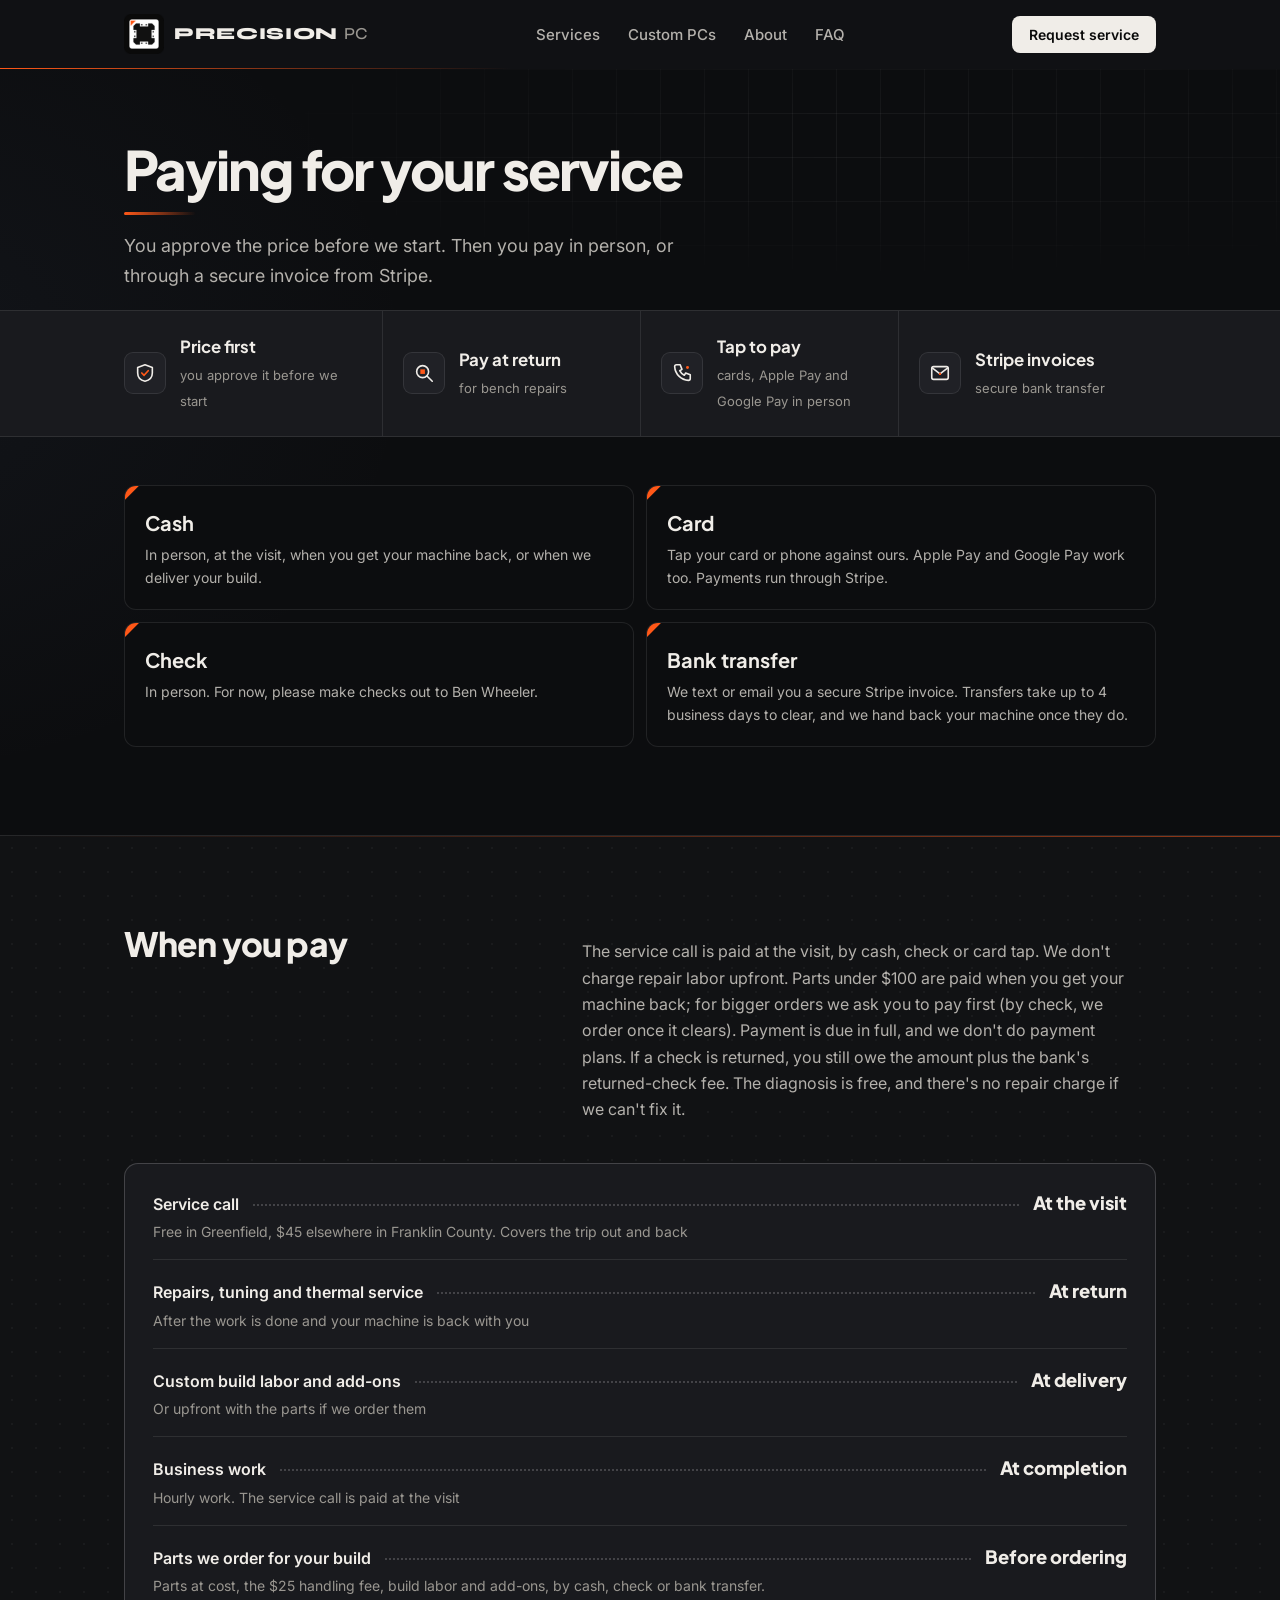
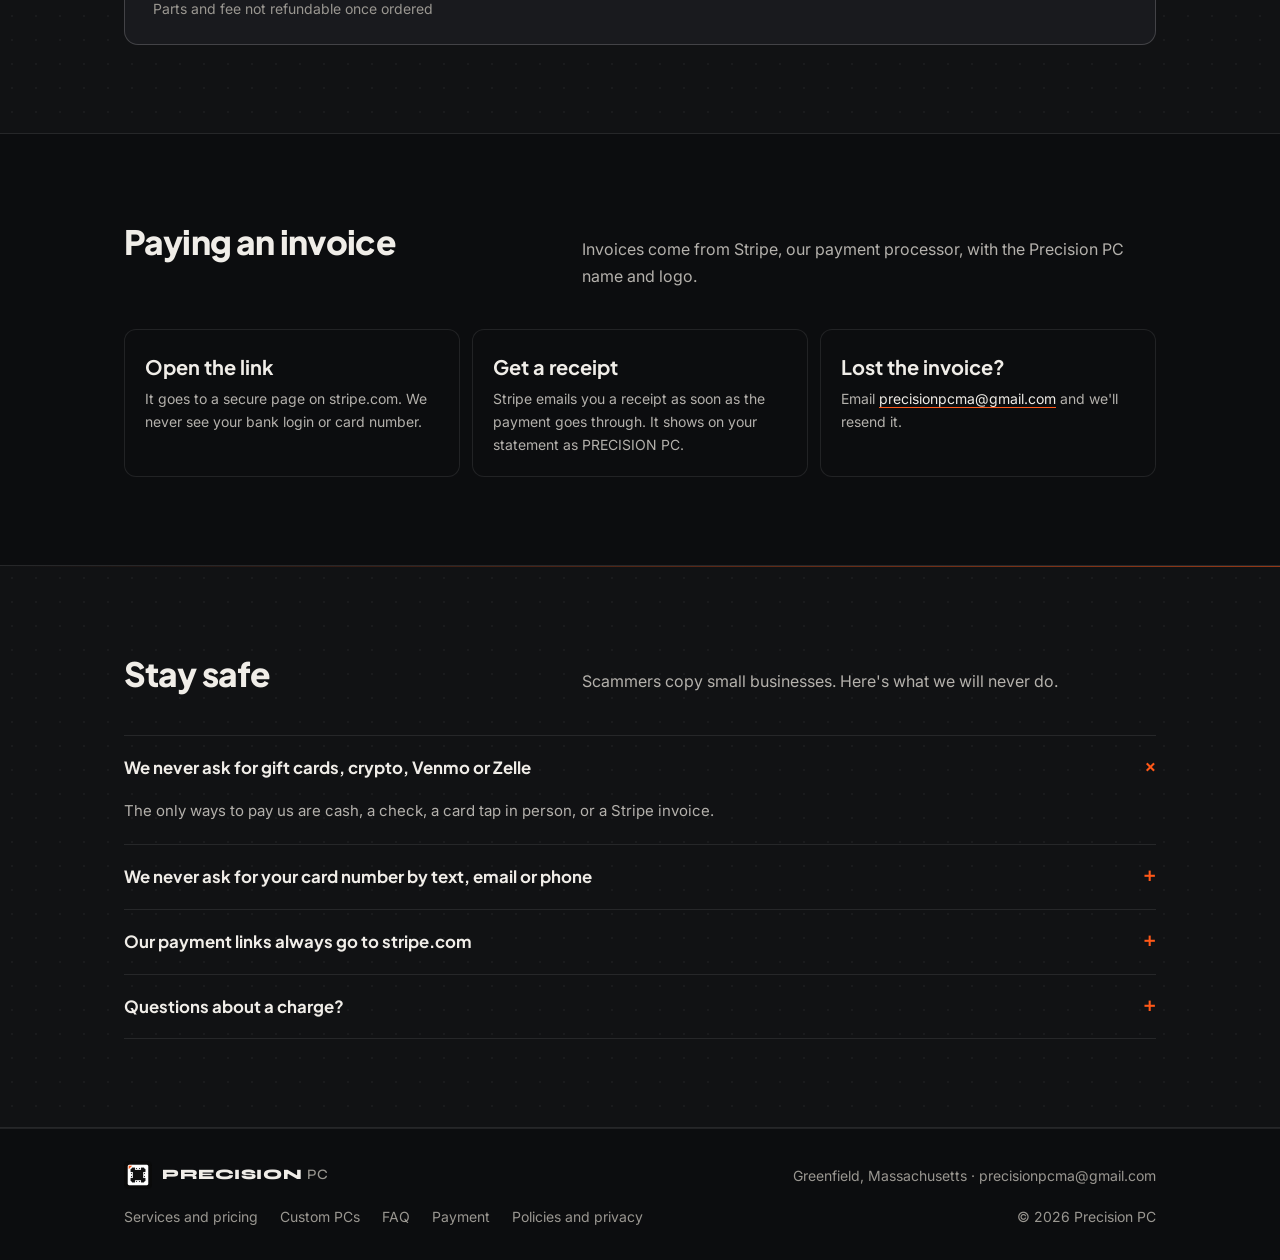
<file: pay.html>
<!DOCTYPE html>
<html lang="en">
<head>
<meta charset="UTF-8" />
<meta name="viewport" content="width=device-width, initial-scale=1.0" />
<title>Payment | Precision PC</title>
<meta name="description" content="How to pay Precision PC: cash, check, a card tap in person, or a secure Stripe invoice. When each payment is due and how to stay safe." />
<link rel="canonical" href="https://precisionpcma.com/pay.html" />
<link rel="icon" href="/favicon.ico" sizes="48x48" />
<link rel="icon" type="image/png" href="/favicon-192.png" sizes="192x192" />
<link rel="apple-touch-icon" href="/apple-touch-icon.png" />
<meta name="theme-color" content="#0a0a0a" />
<meta property="og:type" content="website" />
<meta property="og:site_name" content="Precision PC" />
<meta property="og:title" content="Payment | Precision PC" />
<meta property="og:description" content="How to pay Precision PC: cash, check, a card tap in person, or a secure Stripe invoice. When each payment is due and how to stay safe." />
<meta property="og:url" content="https://precisionpcma.com/pay.html" />
<meta property="og:image" content="https://precisionpcma.com/og-image.png" />
<meta name="twitter:card" content="summary_large_image" />
<script type="application/ld+json">{"@context": "https://schema.org", "@type": "LocalBusiness", "name": "Precision PC", "url": "https://precisionpcma.com/", "email": "precisionpcma@gmail.com", "image": "https://precisionpcma.com/og-image.png", "logo": "https://precisionpcma.com/favicon-192.png", "description": "PC repair, custom builds, performance tuning and thermal service in Greenfield, MA. Free diagnosis, with service calls across Franklin County.", "address": {"@type": "PostalAddress", "addressLocality": "Greenfield", "addressRegion": "MA", "addressCountry": "US"}, "areaServed": [{"@type": "City", "name": "Greenfield, MA"}, {"@type": "AdministrativeArea", "name": "Franklin County, MA"}]}</script>
<link rel="preconnect" href="https://fonts.googleapis.com" />
<link rel="preconnect" href="https://fonts.gstatic.com" crossorigin />
<link href="https://fonts.googleapis.com/css2?family=Syne:wght@500;800&family=Plus+Jakarta+Sans:wght@600;700;800&family=Inter:wght@400;500;600&display=swap" rel="stylesheet" />
<link rel="stylesheet" href="site.css" />
</head>
<body class="has-mbar">
<header>
  <div class="wrap nav">
    <a href="index.html" class="brand" aria-label="Precision PC home"><img src="logo.png" alt="" width="40" height="40" /><span class="wordmark">Precision <span>PC</span></span></a>
    <ul><li><a href="services.html">Services</a></li><li><a href="builds.html"><span class="nl">Custom PCs</span><span class="ns">Custom PCs</span></a></li><li><a href="index.html#about">About</a></li><li><a href="faq.html">FAQ</a></li></ul>
    <a href="index.html#quote" class="btn btn-primary">Request service</a>
  </div>
</header>
<main id="top">
<svg width="0" height="0" style="position:absolute" aria-hidden="true" focusable="false"><defs>
<symbol id="i-repair" viewBox="0 0 24 24"><path d="M7 3h10l4 4v10l-4 4H7l-4-4V7z" fill="none" stroke="currentColor" stroke-width="1.75" stroke-linejoin="round"/><path d="M12.5 7l-2.5 4.5h4L11.5 17" fill="none" stroke="currentColor" stroke-width="1.75" stroke-linejoin="round"/><path d="M3.8 3.8h3.6L3.8 7.4z" fill="var(--orange)"/></symbol>
<symbol id="i-thermal" viewBox="0 0 24 24"><path d="M5 14h14v7H5z" fill="none" stroke="currentColor" stroke-width="1.75" stroke-linejoin="round"/><path d="M8 11c-1.2-1.4 1.2-2.6 0-4.5M16 11c-1.2-1.4 1.2-2.6 0-4.5" fill="none" stroke="currentColor" stroke-width="1.75" stroke-linecap="round"/><path d="M12 11c-1.2-1.6 1.2-3 0-5.5" fill="none" stroke="var(--orange)" stroke-width="1.75" stroke-linecap="round"/></symbol>
<symbol id="i-tune" viewBox="0 0 24 24"><path d="M3 6h18M3 12h18M3 18h18" stroke="currentColor" stroke-width="1.75" stroke-linecap="round"/><circle cx="15" cy="6" r="2.4" fill="var(--orange)"/><circle cx="8" cy="12" r="2.4" fill="var(--surface-2)" stroke="currentColor" stroke-width="1.75"/><circle cx="17" cy="18" r="2.4" fill="var(--surface-2)" stroke="currentColor" stroke-width="1.75"/></symbol>
<symbol id="i-build" viewBox="0 0 24 24"><path d="M6 2.5h12v19H6z" fill="none" stroke="currentColor" stroke-width="1.75" stroke-linejoin="round"/><circle cx="12" cy="14.5" r="3.6" fill="none" stroke="currentColor" stroke-width="1.75"/><path d="M9 6.5h6" stroke="currentColor" stroke-width="1.75" stroke-linecap="round"/><path d="M6.9 3.4h3L6.9 6.4z" fill="var(--orange)"/></symbol>
<symbol id="i-search" viewBox="0 0 24 24"><circle cx="10.5" cy="10.5" r="6.5" fill="none" stroke="currentColor" stroke-width="1.75"/><path d="M15.5 15.5L21 21" stroke="currentColor" stroke-width="1.75" stroke-linecap="round"/><path d="M8 8h5v5H8z" fill="var(--orange)"/></symbol>
<symbol id="i-shield" viewBox="0 0 24 24"><path d="M12 3l8 3v6c0 5-3.6 8-8 9-4.4-1-8-4-8-9V6z" fill="none" stroke="currentColor" stroke-width="1.75" stroke-linejoin="round"/><path d="M8.5 12l2.5 2.5 4.5-5" fill="none" stroke="var(--orange)" stroke-width="1.9" stroke-linecap="round" stroke-linejoin="round"/></symbol>
<symbol id="i-fan" viewBox="0 0 24 24"><rect x="3" y="3" width="18" height="18" rx="3" fill="none" stroke="currentColor" stroke-width="1.75"/><path d="M12 12c0-3 1-5 3-5.5M12 12c2.6 1.5 3.8 3.5 3 5.4M12 12c-2.6 1.5-5 1.4-6.2-.3" fill="none" stroke="currentColor" stroke-width="1.75" stroke-linecap="round"/><circle cx="12" cy="12" r="1.8" fill="var(--orange)"/></symbol>
<symbol id="i-cal" viewBox="0 0 24 24"><rect x="3" y="5" width="18" height="16" rx="2" fill="none" stroke="currentColor" stroke-width="1.75"/><path d="M3 10h18M8 3v4M16 3v4" stroke="currentColor" stroke-width="1.75" stroke-linecap="round"/><path d="M8.5 15l2.3 2.3 4.7-4.6" fill="none" stroke="var(--orange)" stroke-width="1.9" stroke-linecap="round" stroke-linejoin="round"/></symbol>
<symbol id="i-game" viewBox="0 0 24 24"><path d="M7 8h10a4 4 0 0 1 4 4v1.5a3.5 3.5 0 0 1-6.3 2.1L14 14.5h-4l-.7 1.1A3.5 3.5 0 0 1 3 13.5V12a4 4 0 0 1 4-4z" fill="none" stroke="currentColor" stroke-width="1.75" stroke-linejoin="round"/><path d="M7.5 10.5v3M6 12h3" stroke="currentColor" stroke-width="1.75" stroke-linecap="round"/><circle cx="16.5" cy="11.5" r="1.4" fill="var(--orange)"/></symbol>
<symbol id="i-stream" viewBox="0 0 24 24"><rect x="3" y="5" width="18" height="12" rx="2" fill="none" stroke="currentColor" stroke-width="1.75"/><path d="M8 21h8M12 17v4" stroke="currentColor" stroke-width="1.75" stroke-linecap="round"/><circle cx="17" cy="9" r="1.6" fill="var(--orange)"/><path d="M7 14l3-3 2 2 3-3" fill="none" stroke="currentColor" stroke-width="1.75" stroke-linecap="round" stroke-linejoin="round"/></symbol>
<symbol id="i-video" viewBox="0 0 24 24"><rect x="3" y="5" width="18" height="14" rx="2" fill="none" stroke="currentColor" stroke-width="1.75"/><path d="M10 9.2v5.6l4.8-2.8z" fill="var(--orange)"/></symbol>
<symbol id="i-cube" viewBox="0 0 24 24"><path d="M12 3l8 4.5v9L12 21l-8-4.5v-9z" fill="none" stroke="currentColor" stroke-width="1.75" stroke-linejoin="round"/><path d="M4 7.5l8 4.5 8-4.5M12 12v9" fill="none" stroke="currentColor" stroke-width="1.75" stroke-linejoin="round"/><circle cx="12" cy="12" r="1.6" fill="var(--orange)"/></symbol>
<symbol id="i-ai" viewBox="0 0 24 24"><path d="M7 4h10l3 3v10l-3 3H7l-3-3V7z" fill="none" stroke="currentColor" stroke-width="1.75" stroke-linejoin="round"/><path d="M9 15l3-6 3 6M10.2 13h3.6" fill="none" stroke="currentColor" stroke-width="1.6" stroke-linecap="round" stroke-linejoin="round"/><path d="M4.8 4.8h3L4.8 7.8z" fill="var(--orange)"/></symbol>
<symbol id="i-office" viewBox="0 0 24 24"><rect x="3" y="7" width="18" height="13" rx="2" fill="none" stroke="currentColor" stroke-width="1.75"/><path d="M9 7V5h6v2M3 12h18" fill="none" stroke="currentColor" stroke-width="1.75"/><rect x="10.5" y="11" width="3" height="2.5" fill="var(--orange)"/></symbol>
<symbol id="i-school" viewBox="0 0 24 24"><path d="M4 5.5C6.5 4.5 9.5 4.5 12 6c2.5-1.5 5.5-1.5 8-.5V19c-2.5-1-5.5-1-8 .5-2.5-1.5-5.5-1.5-8-.5z" fill="none" stroke="currentColor" stroke-width="1.75" stroke-linejoin="round"/><path d="M12 6v13.5" stroke="var(--orange)" stroke-width="1.75"/></symbol>
<symbol id="i-home" viewBox="0 0 24 24"><path d="M4 11l8-7 8 7v9H4z" fill="none" stroke="currentColor" stroke-width="1.75" stroke-linejoin="round"/><rect x="10" y="14" width="4" height="6" fill="var(--orange)"/></symbol>
<symbol id="i-wifi" viewBox="0 0 24 24"><path d="M3 9.5a13 13 0 0 1 18 0M6 13a8.5 8.5 0 0 1 12 0M9 16.5a4 4 0 0 1 6 0" fill="none" stroke="currentColor" stroke-width="1.75" stroke-linecap="round"/><circle cx="12" cy="19.5" r="1.6" fill="var(--orange)"/></symbol>
<symbol id="i-chat" viewBox="0 0 24 24"><path d="M4 5h16v11H9l-5 4z" fill="none" stroke="currentColor" stroke-width="1.75" stroke-linejoin="round"/><circle cx="9" cy="10.5" r="1.2" fill="currentColor"/><circle cx="12.5" cy="10.5" r="1.2" fill="var(--orange)"/><circle cx="16" cy="10.5" r="1.2" fill="currentColor"/></symbol>
<symbol id="i-phone" viewBox="0 0 24 24"><path d="M6 3h4l2 5-2.5 1.5a11 11 0 0 0 5 5L16 12l5 2v4a2 2 0 0 1-2 2A16 16 0 0 1 4 5a2 2 0 0 1 2-2z" fill="none" stroke="currentColor" stroke-width="1.75" stroke-linejoin="round"/><circle cx="18" cy="6" r="1.6" fill="var(--orange)"/></symbol>
<symbol id="i-mail" viewBox="0 0 24 24"><rect x="3" y="5" width="18" height="14" rx="2" fill="none" stroke="currentColor" stroke-width="1.75"/><path d="M3.5 6.5l8.5 6.5 8.5-6.5" fill="none" stroke="currentColor" stroke-width="1.75" stroke-linejoin="round"/><circle cx="12" cy="13" r="1.3" fill="var(--orange)"/></symbol>
</defs></svg>
<section class="page-hero" style="padding-bottom:20px">
  <div class="wrap">
    <h1>Paying for your service</h1>
    <p>You approve the price before we start. Then you pay in person, or through a secure invoice from Stripe.</p>
  </div>
</section>
<section class="stats" aria-label="How payment works"><ul class="wrap">
    <li data-reveal><span class="ico-tile"><svg class="ico" aria-hidden="true" focusable="false"><use href="#i-shield"/></svg></span><div><b>Price first</b><span>you approve it before we start</span></div></li>
    <li data-reveal><span class="ico-tile"><svg class="ico" aria-hidden="true" focusable="false"><use href="#i-search"/></svg></span><div><b>Pay at return</b><span>for bench repairs</span></div></li>
    <li data-reveal><span class="ico-tile"><svg class="ico" aria-hidden="true" focusable="false"><use href="#i-phone"/></svg></span><div><b>Tap to pay</b><span>cards, Apple Pay and Google Pay in person</span></div></li>
    <li data-reveal><span class="ico-tile"><svg class="ico" aria-hidden="true" focusable="false"><use href="#i-mail"/></svg></span><div><b>Stripe invoices</b><span>secure bank transfer</span></div></li>
  </ul></section>
<section class="section" style="padding-top:16px">
  <div class="wrap">
    <div class="facts four">
      <div class="fact pinned" data-reveal><b>Cash</b><p>In person, at the visit, when you get your machine back, or when we deliver your build.</p></div>
      <div class="fact pinned" data-reveal data-delay="100"><b>Card</b><p>Tap your card or phone against ours. Apple Pay and Google Pay work too. Payments run through Stripe.</p></div>
      <div class="fact pinned" data-reveal data-delay="200"><b>Check</b><p>In person. For now, please make checks out to Ben Wheeler.</p></div>
      <div class="fact pinned" data-reveal data-delay="300"><b>Bank transfer</b><p>We text or email you a secure Stripe invoice. Transfers take up to 4 business days to clear, and we hand back your machine once they do.</p></div>
    </div>
  </div>
</section>
<section class="section alt">
  <div class="wrap">
    <div class="section-head" data-reveal><h2>When you pay</h2><p>The service call is paid at the visit, by cash, check or card tap. We don't charge repair labor upfront. Parts under $100 are paid when you get your machine back; for bigger orders we ask you to pay first (by check, we order once it clears). Payment is due in full, and we don't do payment plans. If a check is returned, you still owe the amount plus the bank's returned-check fee. The diagnosis is free, and there's no repair charge if we can't fix it.</p></div>
    <div class="sheet" data-reveal>
      <div class="line"><b>Service call</b><span class="dots" aria-hidden="true"></span><span class="amt">At the visit</span><span class="desc">Free in Greenfield, $45 elsewhere in Franklin County. Covers the trip out and back</span></div>
      <div class="line"><b>Repairs, tuning and thermal service</b><span class="dots" aria-hidden="true"></span><span class="amt">At return</span><span class="desc">After the work is done and your machine is back with you</span></div>
      <div class="line"><b>Custom build labor and add-ons</b><span class="dots" aria-hidden="true"></span><span class="amt">At delivery</span><span class="desc">Or upfront with the parts if we order them</span></div>
      <div class="line"><b>Business work</b><span class="dots" aria-hidden="true"></span><span class="amt">At completion</span><span class="desc">Hourly work. The service call is paid at the visit</span></div>
      <div class="line"><b>Parts we order for your build</b><span class="dots" aria-hidden="true"></span><span class="amt">Before ordering</span><span class="desc">Parts at cost, the $25 handling fee, build labor and add-ons, by cash, check or bank transfer. Parts and fee not refundable once ordered</span></div>
    </div>
  </div>
</section>
<section class="section">
  <div class="wrap">
    <div class="section-head" data-reveal><h2>Paying an invoice</h2><p>Invoices come from Stripe, our payment processor, with the Precision PC name and logo.</p></div>
    <div class="facts">
      <div class="fact" data-reveal><b>Open the link</b><p>It goes to a secure page on stripe.com. We never see your bank login or card number.</p></div>
      <div class="fact" data-reveal data-delay="100"><b>Get a receipt</b><p>Stripe emails you a receipt as soon as the payment goes through. It shows on your statement as PRECISION PC.</p></div>
      <div class="fact" data-reveal data-delay="200"><b>Lost the invoice?</b><p>Email <a class="link" href="mailto:precisionpcma@gmail.com">precisionpcma@gmail.com</a> and we'll resend it.</p></div>
    </div>
  </div>
</section>
<section class="section alt">
  <div class="wrap">
    <div class="section-head" data-reveal><h2>Stay safe</h2><p>Scammers copy small businesses. Here's what we will never do.</p></div>
    <div class="faq" data-reveal>
      <details open><summary>We never ask for gift cards, crypto, Venmo or Zelle</summary><p>The only ways to pay us are cash, a check, a card tap in person, or a Stripe invoice.</p></details>
      <details><summary>We never ask for your card number by text, email or phone</summary><p>Cards are only tapped in person. Invoices are paid by bank transfer on Stripe's own page.</p></details>
      <details><summary>Our payment links always go to stripe.com</summary><p>If a link claiming to be from Precision PC goes anywhere else, don't pay it. Email us first.</p></details>
      <details><summary>Questions about a charge?</summary><p>Contact us first and we'll sort it out quickly. You always keep your rights with your bank or card issuer.</p></details>
    </div>
  </div>
</section>
</main>
<footer>
  <div class="wrap foot">
    <a href="index.html" class="brand"><img src="logo.png" alt="" width="28" height="28" /><span class="wordmark">Precision <span>PC</span></span></a>
    <span>Greenfield, Massachusetts · <a href="mailto:precisionpcma@gmail.com">precisionpcma@gmail.com</a></span>
    <nav aria-label="Footer"><a href="services.html">Services and pricing</a><a href="builds.html">Custom PCs</a><a href="faq.html">FAQ</a><a href="pay.html">Payment</a><a href="faq.html#policies">Policies and privacy</a></nav>
    <span>&copy; 2026 Precision PC</span>
  </div>
</footer>
<div class="mbar"><a href="index.html#quote" class="btn btn-primary">Request service</a><a href="mailto:precisionpcma@gmail.com" class="btn btn-quiet">Email</a></div>
<script src="site.js"></script>
</body>
</html>
</file>
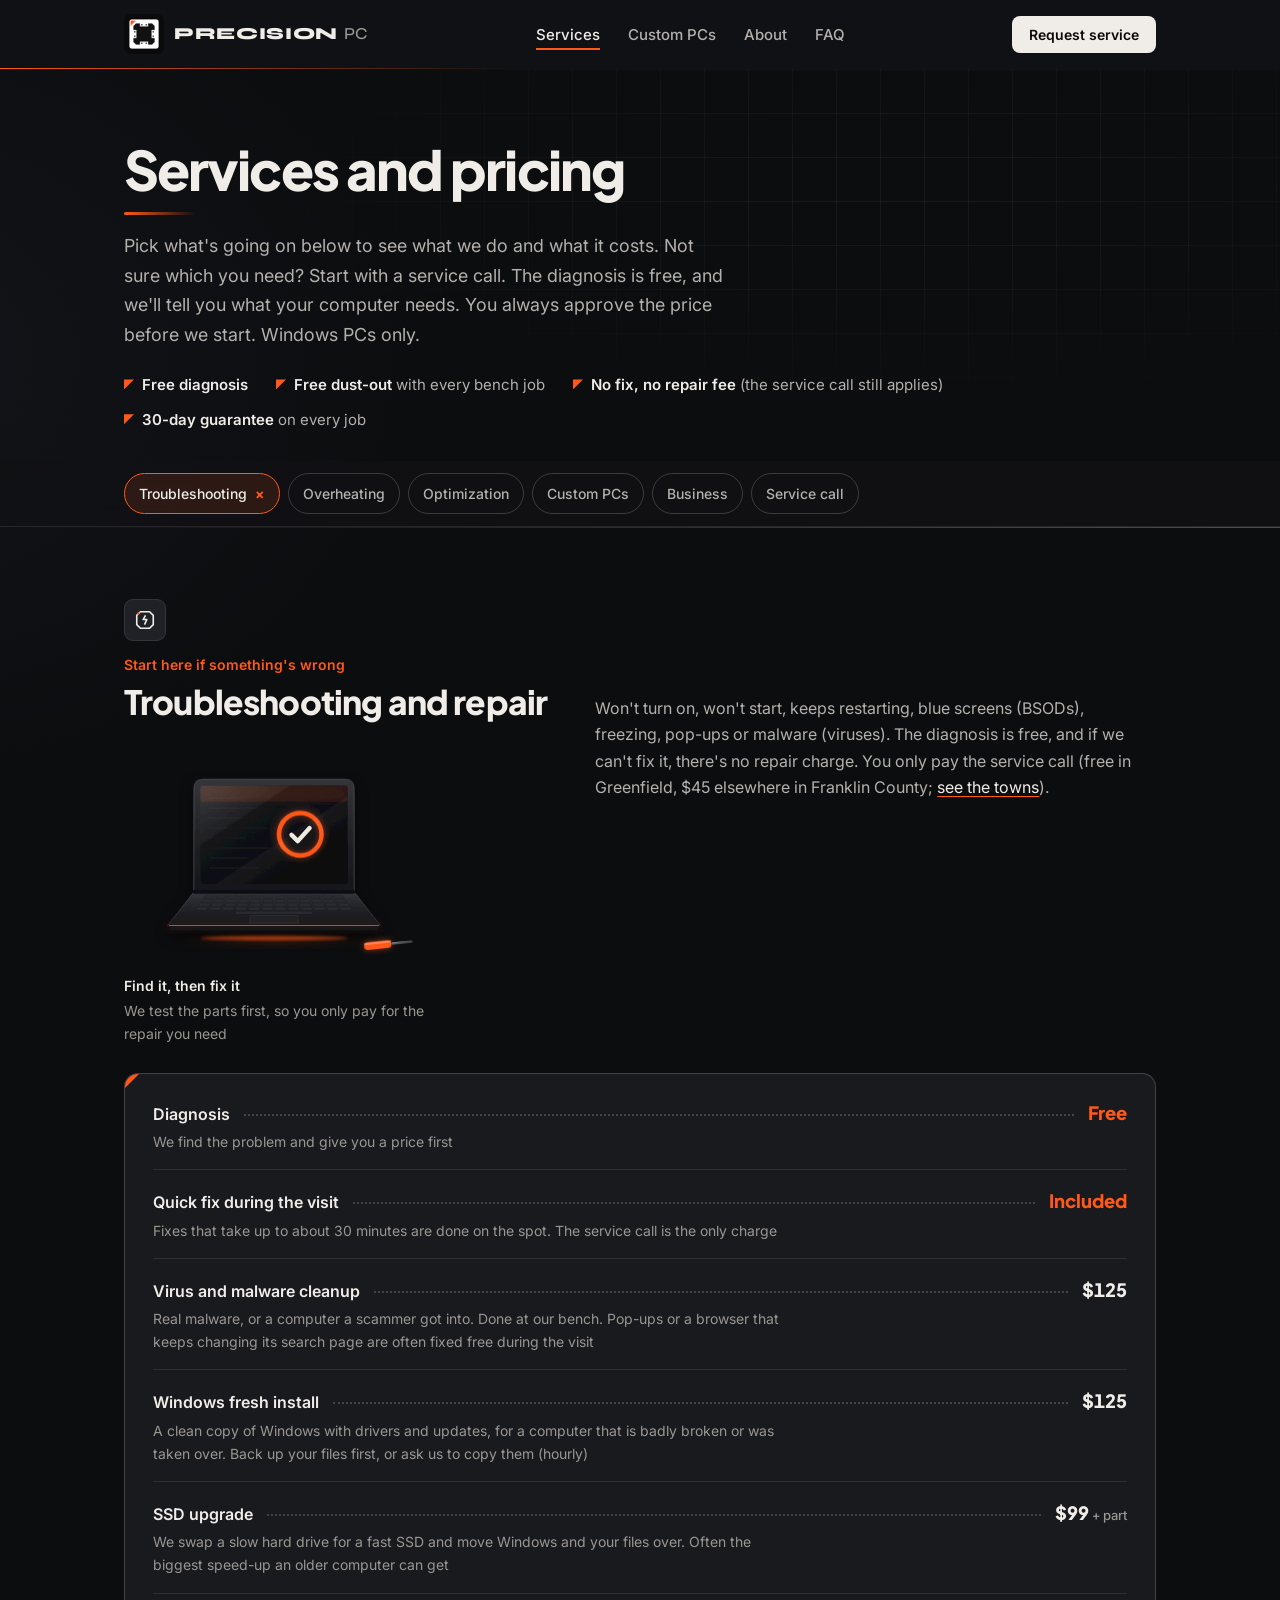
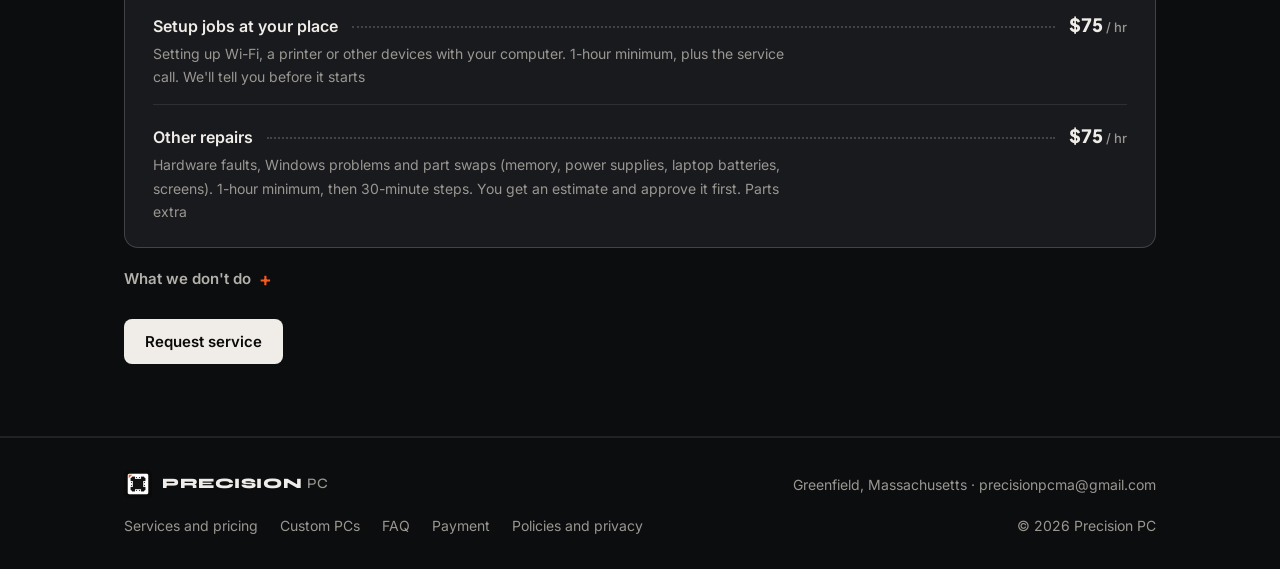
<file: services.html>
<!DOCTYPE html>
<html lang="en">
<head>
<meta charset="UTF-8" />
<meta name="viewport" content="width=device-width, initial-scale=1.0" />
<title>Services and pricing | Precision PC</title>
<meta name="description" content="Repair, thermal service, performance tuning and custom builds in Greenfield, MA, with clear prices grouped by what you need. Free diagnosis, with service calls across Franklin County." />
<link rel="canonical" href="https://precisionpcma.com/services.html" />
<link rel="icon" href="/favicon.ico" sizes="48x48" />
<link rel="icon" type="image/png" href="/favicon-192.png" sizes="192x192" />
<link rel="apple-touch-icon" href="/apple-touch-icon.png" />
<meta name="theme-color" content="#0a0a0a" />
<meta property="og:type" content="website" />
<meta property="og:site_name" content="Precision PC" />
<meta property="og:title" content="Services and pricing | Precision PC" />
<meta property="og:description" content="Repair, thermal service, performance tuning and custom builds in Greenfield, MA, with clear prices grouped by what you need. Free diagnosis, with service calls across Franklin County." />
<meta property="og:url" content="https://precisionpcma.com/services.html" />
<meta property="og:image" content="https://precisionpcma.com/og-image.png" />
<meta name="twitter:card" content="summary_large_image" />
<script type="application/ld+json">{"@context": "https://schema.org", "@type": "LocalBusiness", "name": "Precision PC", "url": "https://precisionpcma.com/", "email": "precisionpcma@gmail.com", "image": "https://precisionpcma.com/og-image.png", "logo": "https://precisionpcma.com/favicon-192.png", "description": "PC repair, custom builds, performance tuning and thermal service in Greenfield, MA. Free diagnosis, with service calls across Franklin County.", "address": {"@type": "PostalAddress", "addressLocality": "Greenfield", "addressRegion": "MA", "addressCountry": "US"}, "areaServed": [{"@type": "City", "name": "Greenfield, MA"}, {"@type": "AdministrativeArea", "name": "Franklin County, MA"}]}</script>
<link rel="preconnect" href="https://fonts.googleapis.com" />
<link rel="preconnect" href="https://fonts.gstatic.com" crossorigin />
<link href="https://fonts.googleapis.com/css2?family=Syne:wght@500;800&family=Plus+Jakarta+Sans:wght@600;700;800&family=Inter:wght@400;500;600&display=swap" rel="stylesheet" />
<link rel="stylesheet" href="site.css" />
</head>
<body class="has-mbar">
<header>
  <div class="wrap nav">
    <a href="index.html" class="brand" aria-label="Precision PC home"><img src="logo.png" alt="" width="40" height="40" /><span class="wordmark">Precision <span>PC</span></span></a>
    <ul><li><a href="services.html" aria-current="page">Services</a></li><li><a href="builds.html"><span class="nl">Custom PCs</span><span class="ns">Custom PCs</span></a></li><li><a href="index.html#about">About</a></li><li><a href="faq.html">FAQ</a></li></ul>
    <a href="index.html#quote" class="btn btn-primary">Request service</a>
  </div>
</header>
<main id="top">
<svg width="0" height="0" style="position:absolute" aria-hidden="true" focusable="false"><defs>
<symbol id="i-repair" viewBox="0 0 24 24"><path d="M7 3h10l4 4v10l-4 4H7l-4-4V7z" fill="none" stroke="currentColor" stroke-width="1.75" stroke-linejoin="round"/><path d="M12.5 7l-2.5 4.5h4L11.5 17" fill="none" stroke="currentColor" stroke-width="1.75" stroke-linejoin="round"/><path d="M3.8 3.8h3.6L3.8 7.4z" fill="var(--orange)"/></symbol>
<symbol id="i-thermal" viewBox="0 0 24 24"><path d="M5 14h14v7H5z" fill="none" stroke="currentColor" stroke-width="1.75" stroke-linejoin="round"/><path d="M8 11c-1.2-1.4 1.2-2.6 0-4.5M16 11c-1.2-1.4 1.2-2.6 0-4.5" fill="none" stroke="currentColor" stroke-width="1.75" stroke-linecap="round"/><path d="M12 11c-1.2-1.6 1.2-3 0-5.5" fill="none" stroke="var(--orange)" stroke-width="1.75" stroke-linecap="round"/></symbol>
<symbol id="i-tune" viewBox="0 0 24 24"><path d="M3 6h18M3 12h18M3 18h18" stroke="currentColor" stroke-width="1.75" stroke-linecap="round"/><circle cx="15" cy="6" r="2.4" fill="var(--orange)"/><circle cx="8" cy="12" r="2.4" fill="var(--surface-2)" stroke="currentColor" stroke-width="1.75"/><circle cx="17" cy="18" r="2.4" fill="var(--surface-2)" stroke="currentColor" stroke-width="1.75"/></symbol>
<symbol id="i-build" viewBox="0 0 24 24"><path d="M6 2.5h12v19H6z" fill="none" stroke="currentColor" stroke-width="1.75" stroke-linejoin="round"/><circle cx="12" cy="14.5" r="3.6" fill="none" stroke="currentColor" stroke-width="1.75"/><path d="M9 6.5h6" stroke="currentColor" stroke-width="1.75" stroke-linecap="round"/><path d="M6.9 3.4h3L6.9 6.4z" fill="var(--orange)"/></symbol>
<symbol id="i-search" viewBox="0 0 24 24"><circle cx="10.5" cy="10.5" r="6.5" fill="none" stroke="currentColor" stroke-width="1.75"/><path d="M15.5 15.5L21 21" stroke="currentColor" stroke-width="1.75" stroke-linecap="round"/><path d="M8 8h5v5H8z" fill="var(--orange)"/></symbol>
<symbol id="i-shield" viewBox="0 0 24 24"><path d="M12 3l8 3v6c0 5-3.6 8-8 9-4.4-1-8-4-8-9V6z" fill="none" stroke="currentColor" stroke-width="1.75" stroke-linejoin="round"/><path d="M8.5 12l2.5 2.5 4.5-5" fill="none" stroke="var(--orange)" stroke-width="1.9" stroke-linecap="round" stroke-linejoin="round"/></symbol>
<symbol id="i-fan" viewBox="0 0 24 24"><rect x="3" y="3" width="18" height="18" rx="3" fill="none" stroke="currentColor" stroke-width="1.75"/><path d="M12 12c0-3 1-5 3-5.5M12 12c2.6 1.5 3.8 3.5 3 5.4M12 12c-2.6 1.5-5 1.4-6.2-.3" fill="none" stroke="currentColor" stroke-width="1.75" stroke-linecap="round"/><circle cx="12" cy="12" r="1.8" fill="var(--orange)"/></symbol>
<symbol id="i-cal" viewBox="0 0 24 24"><rect x="3" y="5" width="18" height="16" rx="2" fill="none" stroke="currentColor" stroke-width="1.75"/><path d="M3 10h18M8 3v4M16 3v4" stroke="currentColor" stroke-width="1.75" stroke-linecap="round"/><path d="M8.5 15l2.3 2.3 4.7-4.6" fill="none" stroke="var(--orange)" stroke-width="1.9" stroke-linecap="round" stroke-linejoin="round"/></symbol>
<symbol id="i-game" viewBox="0 0 24 24"><path d="M7 8h10a4 4 0 0 1 4 4v1.5a3.5 3.5 0 0 1-6.3 2.1L14 14.5h-4l-.7 1.1A3.5 3.5 0 0 1 3 13.5V12a4 4 0 0 1 4-4z" fill="none" stroke="currentColor" stroke-width="1.75" stroke-linejoin="round"/><path d="M7.5 10.5v3M6 12h3" stroke="currentColor" stroke-width="1.75" stroke-linecap="round"/><circle cx="16.5" cy="11.5" r="1.4" fill="var(--orange)"/></symbol>
<symbol id="i-stream" viewBox="0 0 24 24"><rect x="3" y="5" width="18" height="12" rx="2" fill="none" stroke="currentColor" stroke-width="1.75"/><path d="M8 21h8M12 17v4" stroke="currentColor" stroke-width="1.75" stroke-linecap="round"/><circle cx="17" cy="9" r="1.6" fill="var(--orange)"/><path d="M7 14l3-3 2 2 3-3" fill="none" stroke="currentColor" stroke-width="1.75" stroke-linecap="round" stroke-linejoin="round"/></symbol>
<symbol id="i-video" viewBox="0 0 24 24"><rect x="3" y="5" width="18" height="14" rx="2" fill="none" stroke="currentColor" stroke-width="1.75"/><path d="M10 9.2v5.6l4.8-2.8z" fill="var(--orange)"/></symbol>
<symbol id="i-cube" viewBox="0 0 24 24"><path d="M12 3l8 4.5v9L12 21l-8-4.5v-9z" fill="none" stroke="currentColor" stroke-width="1.75" stroke-linejoin="round"/><path d="M4 7.5l8 4.5 8-4.5M12 12v9" fill="none" stroke="currentColor" stroke-width="1.75" stroke-linejoin="round"/><circle cx="12" cy="12" r="1.6" fill="var(--orange)"/></symbol>
<symbol id="i-ai" viewBox="0 0 24 24"><path d="M7 4h10l3 3v10l-3 3H7l-3-3V7z" fill="none" stroke="currentColor" stroke-width="1.75" stroke-linejoin="round"/><path d="M9 15l3-6 3 6M10.2 13h3.6" fill="none" stroke="currentColor" stroke-width="1.6" stroke-linecap="round" stroke-linejoin="round"/><path d="M4.8 4.8h3L4.8 7.8z" fill="var(--orange)"/></symbol>
<symbol id="i-office" viewBox="0 0 24 24"><rect x="3" y="7" width="18" height="13" rx="2" fill="none" stroke="currentColor" stroke-width="1.75"/><path d="M9 7V5h6v2M3 12h18" fill="none" stroke="currentColor" stroke-width="1.75"/><rect x="10.5" y="11" width="3" height="2.5" fill="var(--orange)"/></symbol>
<symbol id="i-school" viewBox="0 0 24 24"><path d="M4 5.5C6.5 4.5 9.5 4.5 12 6c2.5-1.5 5.5-1.5 8-.5V19c-2.5-1-5.5-1-8 .5-2.5-1.5-5.5-1.5-8-.5z" fill="none" stroke="currentColor" stroke-width="1.75" stroke-linejoin="round"/><path d="M12 6v13.5" stroke="var(--orange)" stroke-width="1.75"/></symbol>
<symbol id="i-home" viewBox="0 0 24 24"><path d="M4 11l8-7 8 7v9H4z" fill="none" stroke="currentColor" stroke-width="1.75" stroke-linejoin="round"/><rect x="10" y="14" width="4" height="6" fill="var(--orange)"/></symbol>
<symbol id="i-wifi" viewBox="0 0 24 24"><path d="M3 9.5a13 13 0 0 1 18 0M6 13a8.5 8.5 0 0 1 12 0M9 16.5a4 4 0 0 1 6 0" fill="none" stroke="currentColor" stroke-width="1.75" stroke-linecap="round"/><circle cx="12" cy="19.5" r="1.6" fill="var(--orange)"/></symbol>
<symbol id="i-chat" viewBox="0 0 24 24"><path d="M4 5h16v11H9l-5 4z" fill="none" stroke="currentColor" stroke-width="1.75" stroke-linejoin="round"/><circle cx="9" cy="10.5" r="1.2" fill="currentColor"/><circle cx="12.5" cy="10.5" r="1.2" fill="var(--orange)"/><circle cx="16" cy="10.5" r="1.2" fill="currentColor"/></symbol>
<symbol id="i-phone" viewBox="0 0 24 24"><path d="M6 3h4l2 5-2.5 1.5a11 11 0 0 0 5 5L16 12l5 2v4a2 2 0 0 1-2 2A16 16 0 0 1 4 5a2 2 0 0 1 2-2z" fill="none" stroke="currentColor" stroke-width="1.75" stroke-linejoin="round"/><circle cx="18" cy="6" r="1.6" fill="var(--orange)"/></symbol>
<symbol id="i-mail" viewBox="0 0 24 24"><rect x="3" y="5" width="18" height="14" rx="2" fill="none" stroke="currentColor" stroke-width="1.75"/><path d="M3.5 6.5l8.5 6.5 8.5-6.5" fill="none" stroke="currentColor" stroke-width="1.75" stroke-linejoin="round"/><circle cx="12" cy="13" r="1.3" fill="var(--orange)"/></symbol>
</defs></svg>
<section class="page-hero" style="padding-bottom:28px">
  <div class="wrap">
    <h1>Services and pricing</h1>
    <p>Pick what's going on below to see what we do and what it costs. Not sure which you need? Start with a service call. The diagnosis is free, and we'll tell you what your computer needs. You always approve the price before we start. Windows PCs only.</p>
    <div class="chips-row"><span><b>Free diagnosis</b></span><span><b>Free dust-out</b> with every bench job</span><span><b>No fix, no repair fee</b> (the service call still applies)</span><span><b>30-day guarantee</b> on every job</span></div>
  </div>
</section>
<nav class="jump" aria-label="Jump to a price group"><div class="wrap">
  <a href="#broken">Troubleshooting</a><a href="#hot">Overheating</a><a href="#faster">Optimization</a><a href="#newpc">Custom PCs</a><a href="#business">Business</a><a href="#pickup">Service call</a>
</div></nav>

<section class="group" id="broken">
  <div class="wrap">
    <div class="group-head" data-reveal><div><span class="ico-tile gh-ico"><svg class="ico" aria-hidden="true" focusable="false"><use href="#i-repair"/></svg></span><span class="kicker">Start here if something's wrong</span><h2>Troubleshooting and repair</h2><figure class="group-art" aria-hidden="true"><svg class="rnd r-repair" viewBox="0 0 480 360" role="presentation" focusable="false"><defs>
<linearGradient id="rrm" x1="0" y1="0" x2="0" y2="1"><stop offset="0" stop-color="#34353a"/><stop offset=".55" stop-color="#202125"/><stop offset="1" stop-color="#151619"/></linearGradient>
<linearGradient id="rrmd" x1="0" y1="0" x2="0" y2="1"><stop offset="0" stop-color="#1e1f23"/><stop offset="1" stop-color="#0f1012"/></linearGradient>
<linearGradient id="rrmet" x1="0" y1="0" x2="1" y2="1"><stop offset="0" stop-color="#8d8e93"/><stop offset=".45" stop-color="#55565c"/><stop offset="1" stop-color="#2b2c30"/></linearGradient>
<linearGradient id="rrcu" x1="0" y1="0" x2="1" y2="0"><stop offset="0" stop-color="#7a3f1f"/><stop offset=".5" stop-color="#d48a55"/><stop offset="1" stop-color="#7a3f1f"/></linearGradient>
<linearGradient id="rrscr" x1="0" y1="0" x2="1" y2="1"><stop offset="0" stop-color="#16171b"/><stop offset="1" stop-color="#0a0a0c"/></linearGradient>
<linearGradient id="rrgl" x1="0" y1="0" x2="1" y2="1"><stop offset="0" stop-color="#fff" stop-opacity=".16"/><stop offset=".3" stop-color="#fff" stop-opacity=".05"/><stop offset=".31" stop-color="#fff" stop-opacity="0"/><stop offset=".55" stop-color="#fff" stop-opacity="0"/><stop offset=".56" stop-color="#fff" stop-opacity=".04"/><stop offset=".7" stop-color="#fff" stop-opacity="0"/></linearGradient>
<radialGradient id="rrfloor"><stop offset="0" stop-color="#ff5818" stop-opacity=".55"/><stop offset="1" stop-color="#ff5818" stop-opacity="0"/></radialGradient>
<filter id="rrsh" x="-20%" y="-20%" width="140%" height="160%"><feDropShadow dx="0" dy="10" stdDeviation="10" flood-color="#000" flood-opacity=".6"/></filter>
<filter id="rrbl"><feGaussianBlur stdDeviation="6"/></filter>
<filter id="rrbl2" x="-20%" y="-300%" width="140%" height="700%"><feGaussianBlur stdDeviation="2.5"/></filter>
</defs>
<ellipse cx="240" cy="316" rx="171" ry="11" fill="url(#rrfloor)" opacity=".35" filter="url(#rrbl)"/><ellipse cx="240" cy="312" rx="118" ry="3.5" fill="#ff5818" opacity=".85" filter="url(#rrbl2)"/>
<g filter="url(#rrsh)">
 <path d="M112 238V72Q112 58 126 58H354Q368 58 368 72V238Z" fill="url(#rrm)" stroke="#fff" stroke-opacity=".16" stroke-width="1.2"/>
 <rect x="122" y="68" width="236" height="158" rx="5" fill="url(#rrscr)"/>
 <clipPath id="rrclip"><rect x="122" y="68" width="236" height="158" rx="5"/></clipPath>
 <g clip-path="url(#rrclip)">
  <rect class="rr-scan" x="122" y="68" width="236" height="26" fill="#ff5818" fill-opacity=".10"/>
  <g stroke="#fff" stroke-opacity=".07"><path d="M136 88h50"/><path d="M136 104h87"/><path d="M136 120h54"/><path d="M136 136h91"/><path d="M136 152h58"/><path d="M136 168h95"/><path d="M136 184h62"/><path d="M136 200h99"/></g>
 </g>
 <circle cx="282" cy="146" r="34" fill="none" stroke="#26272c" stroke-width="7"/>
 <circle class="rr-ring" cx="282" cy="146" r="34" fill="none" stroke="#ff5818" stroke-width="7" stroke-linecap="round" transform="rotate(-90 282 146)" pathLength="100" stroke-dasharray="100" stroke-dashoffset="100"/>
 <path class="rr-check" d="M268 147l10 10 19-21" fill="none" stroke="#efe9e1" stroke-width="7" stroke-linecap="round" stroke-linejoin="round" pathLength="100" stroke-dasharray="100" stroke-dashoffset="100"/>
 <rect x="122" y="68" width="236" height="158" rx="5" fill="url(#rrgl)"/>
 <polygon points="112,238 368,238 410,292 70,292" fill="url(#rrm)" stroke="#fff" stroke-opacity=".16" stroke-width="1.2"/>
 <rect x="110" y="235" width="260" height="6" rx="3" fill="#101113"/>
 <polygon points="130.5,243.4 145.9,243.4 143.2,248.3 127.4,248.3" fill="#2b2c30" stroke="#000" stroke-opacity=".35" stroke-width=".6"/><polygon points="149.0,243.4 164.4,243.4 162.2,248.3 146.4,248.3" fill="#2b2c30" stroke="#000" stroke-opacity=".35" stroke-width=".6"/><polygon points="167.6,243.4 182.9,243.4 181.3,248.3 165.5,248.3" fill="#2b2c30" stroke="#000" stroke-opacity=".35" stroke-width=".6"/><polygon points="186.1,243.4 201.4,243.4 200.3,248.3 184.5,248.3" fill="#2b2c30" stroke="#000" stroke-opacity=".35" stroke-width=".6"/><polygon points="204.6,243.4 219.9,243.4 219.3,248.3 203.6,248.3" fill="#2b2c30" stroke="#000" stroke-opacity=".35" stroke-width=".6"/><polygon points="223.1,243.4 238.4,243.4 238.4,248.3 222.6,248.3" fill="#2b2c30" stroke="#000" stroke-opacity=".35" stroke-width=".6"/><polygon points="241.6,243.4 256.9,243.4 257.4,248.3 241.6,248.3" fill="#2b2c30" stroke="#000" stroke-opacity=".35" stroke-width=".6"/><polygon points="260.1,243.4 275.4,243.4 276.4,248.3 260.7,248.3" fill="#2b2c30" stroke="#000" stroke-opacity=".35" stroke-width=".6"/><polygon points="278.6,243.4 293.9,243.4 295.5,248.3 279.7,248.3" fill="#2b2c30" stroke="#000" stroke-opacity=".35" stroke-width=".6"/><polygon points="297.1,243.4 312.4,243.4 314.5,248.3 298.7,248.3" fill="#2b2c30" stroke="#000" stroke-opacity=".35" stroke-width=".6"/><polygon points="315.6,243.4 331.0,243.4 333.6,248.3 317.8,248.3" fill="#2b2c30" stroke="#000" stroke-opacity=".35" stroke-width=".6"/><polygon points="334.1,243.4 349.5,243.4 352.6,248.3 336.8,248.3" fill="#2b2c30" stroke="#000" stroke-opacity=".35" stroke-width=".6"/><polygon points="126.4,249.9 142.3,249.9 139.6,254.7 123.2,254.7" fill="#2b2c30" stroke="#000" stroke-opacity=".35" stroke-width=".6"/><polygon points="145.6,249.9 161.5,249.9 159.3,254.7 143.0,254.7" fill="#2b2c30" stroke="#000" stroke-opacity=".35" stroke-width=".6"/><polygon points="164.8,249.9 180.7,249.9 179.1,254.7 162.7,254.7" fill="#2b2c30" stroke="#000" stroke-opacity=".35" stroke-width=".6"/><polygon points="184.0,249.9 199.9,249.9 198.8,254.7 182.5,254.7" fill="#2b2c30" stroke="#000" stroke-opacity=".35" stroke-width=".6"/><polygon points="203.2,249.9 219.1,249.9 218.6,254.7 202.2,254.7" fill="#2b2c30" stroke="#000" stroke-opacity=".35" stroke-width=".6"/><polygon points="222.4,249.9 238.4,249.9 238.3,254.7 221.9,254.7" fill="#2b2c30" stroke="#000" stroke-opacity=".35" stroke-width=".6"/><polygon points="241.6,249.9 257.6,249.9 258.1,254.7 241.7,254.7" fill="#2b2c30" stroke="#000" stroke-opacity=".35" stroke-width=".6"/><polygon points="260.9,249.9 276.8,249.9 277.8,254.7 261.4,254.7" fill="#2b2c30" stroke="#000" stroke-opacity=".35" stroke-width=".6"/><polygon points="280.1,249.9 296.0,249.9 297.5,254.7 281.2,254.7" fill="#2b2c30" stroke="#000" stroke-opacity=".35" stroke-width=".6"/><polygon points="299.3,249.9 315.2,249.9 317.3,254.7 300.9,254.7" fill="#2b2c30" stroke="#000" stroke-opacity=".35" stroke-width=".6"/><polygon points="318.5,249.9 334.4,249.9 337.0,254.7 320.7,254.7" fill="#2b2c30" stroke="#000" stroke-opacity=".35" stroke-width=".6"/><polygon points="337.7,249.9 353.6,249.9 356.8,254.7 340.4,254.7" fill="#2b2c30" stroke="#000" stroke-opacity=".35" stroke-width=".6"/><polygon points="122.2,256.4 138.7,256.4 136.0,261.2 119.1,261.2" fill="#2b2c30" stroke="#000" stroke-opacity=".35" stroke-width=".6"/><polygon points="142.1,256.4 158.6,256.4 156.5,261.2 139.5,261.2" fill="#2b2c30" stroke="#000" stroke-opacity=".35" stroke-width=".6"/><polygon points="162.0,256.4 178.5,256.4 176.9,261.2 160.0,261.2" fill="#2b2c30" stroke="#000" stroke-opacity=".35" stroke-width=".6"/><polygon points="181.9,256.4 198.5,256.4 197.4,261.2 180.4,261.2" fill="#2b2c30" stroke="#000" stroke-opacity=".35" stroke-width=".6"/><polygon points="201.9,256.4 218.4,256.4 217.8,261.2 200.9,261.2" fill="#2b2c30" stroke="#000" stroke-opacity=".35" stroke-width=".6"/><polygon points="221.8,256.4 238.3,256.4 238.2,261.2 221.3,261.2" fill="#2b2c30" stroke="#000" stroke-opacity=".35" stroke-width=".6"/><polygon points="241.7,256.4 258.2,256.4 258.7,261.2 241.8,261.2" fill="#2b2c30" stroke="#000" stroke-opacity=".35" stroke-width=".6"/><polygon points="261.6,256.4 278.1,256.4 279.1,261.2 262.2,261.2" fill="#2b2c30" stroke="#000" stroke-opacity=".35" stroke-width=".6"/><polygon points="281.5,256.4 298.1,256.4 299.6,261.2 282.6,261.2" fill="#2b2c30" stroke="#000" stroke-opacity=".35" stroke-width=".6"/><polygon points="301.5,256.4 318.0,256.4 320.0,261.2 303.1,261.2" fill="#2b2c30" stroke="#000" stroke-opacity=".35" stroke-width=".6"/><polygon points="321.4,256.4 337.9,256.4 340.5,261.2 323.5,261.2" fill="#2b2c30" stroke="#000" stroke-opacity=".35" stroke-width=".6"/><polygon points="341.3,256.4 357.8,256.4 360.9,261.2 344.0,261.2" fill="#2b2c30" stroke="#000" stroke-opacity=".35" stroke-width=".6"/><polygon points="118.0,262.8 135.1,262.8 132.4,267.7 114.9,267.7" fill="#2b2c30" stroke="#000" stroke-opacity=".35" stroke-width=".6"/><polygon points="138.6,262.8 155.7,262.8 153.6,267.7 136.0,267.7" fill="#2b2c30" stroke="#000" stroke-opacity=".35" stroke-width=".6"/><polygon points="159.3,262.8 176.4,262.8 174.7,267.7 157.2,267.7" fill="#2b2c30" stroke="#000" stroke-opacity=".35" stroke-width=".6"/><polygon points="179.9,262.8 197.0,262.8 195.9,267.7 178.4,267.7" fill="#2b2c30" stroke="#000" stroke-opacity=".35" stroke-width=".6"/><polygon points="200.5,262.8 217.6,262.8 217.0,267.7 199.5,267.7" fill="#2b2c30" stroke="#000" stroke-opacity=".35" stroke-width=".6"/><polygon points="221.1,262.8 238.2,262.8 238.2,267.7 220.7,267.7" fill="#2b2c30" stroke="#000" stroke-opacity=".35" stroke-width=".6"/><polygon points="241.8,262.8 258.9,262.8 259.3,267.7 241.8,267.7" fill="#2b2c30" stroke="#000" stroke-opacity=".35" stroke-width=".6"/><polygon points="262.4,262.8 279.5,262.8 280.5,267.7 263.0,267.7" fill="#2b2c30" stroke="#000" stroke-opacity=".35" stroke-width=".6"/><polygon points="283.0,262.8 300.1,262.8 301.6,267.7 284.1,267.7" fill="#2b2c30" stroke="#000" stroke-opacity=".35" stroke-width=".6"/><polygon points="303.6,262.8 320.7,262.8 322.8,267.7 305.3,267.7" fill="#2b2c30" stroke="#000" stroke-opacity=".35" stroke-width=".6"/><polygon points="324.3,262.8 341.4,262.8 344.0,267.7 326.4,267.7" fill="#2b2c30" stroke="#000" stroke-opacity=".35" stroke-width=".6"/><polygon points="344.9,262.8 362.0,262.8 365.1,267.7 347.6,267.7" fill="#2b2c30" stroke="#000" stroke-opacity=".35" stroke-width=".6"/><polygon points="179.1,269.3 300.9,269.3 302.3,273.6 177.7,273.6" fill="#2b2c30" stroke="#000" stroke-opacity=".35" stroke-width=".6"/>
 <polygon points="202.2,275.8 277.8,275.8 280.1,288.2 199.9,288.2" fill="#202125" stroke="#fff" stroke-opacity=".10"/>
 <path d="M70 292H410L406 300H74Z" fill="#111215"/>
 <path d="M72 292H408" stroke="#ff5818" stroke-opacity=".8" stroke-width="1.5"/>
</g>
<g transform="rotate(-6 420 322)"><rect x="384" y="316" width="44" height="12" rx="6" fill="#ff5818"/><rect x="384" y="316" width="44" height="4" rx="2" fill="#fff" fill-opacity=".25"/><rect x="428" y="320" width="34" height="4" rx="2" fill="url(#rrmet)"/></g>
</svg><figcaption class="die-cap"><b>Find it, then fix it</b><span>We test the parts first, so you only pay for the repair you need</span></figcaption></figure></div><div><p>Won't turn on, won't start, keeps restarting, blue screens (BSODs), freezing, pop-ups or malware (viruses). The diagnosis is free, and if we can't fix it, there's no repair charge. You only pay the service call (free in Greenfield, $45 elsewhere in Franklin County; <a class="link" href="#pickup">see the towns</a>).</p></div></div>
    <div data-reveal><div class="sheet pinned"><div class="line"><b>Diagnosis</b><span class="dots" aria-hidden="true"></span><span class="amt free">Free</span><span class="desc">We find the problem and give you a price first</span></div><div class="line"><b>Quick fix during the visit</b><span class="dots" aria-hidden="true"></span><span class="amt free">Included</span><span class="desc">Fixes that take up to about 30 minutes are done on the spot. The service call is the only charge</span></div><div class="line"><b>Virus and malware cleanup</b><span class="dots" aria-hidden="true"></span><span class="amt">$125</span><span class="desc">Real malware, or a computer a scammer got into. Done at our bench. Pop-ups or a browser that keeps changing its search page are often fixed free during the visit</span></div><div class="line"><b>Windows fresh install</b><span class="dots" aria-hidden="true"></span><span class="amt">$125</span><span class="desc">A clean copy of Windows with drivers and updates, for a computer that is badly broken or was taken over. Back up your files first, or ask us to copy them (hourly)</span></div><div class="line"><b>SSD upgrade</b><span class="dots" aria-hidden="true"></span><span class="amt">$99 <small>+ part</small></span><span class="desc">We swap a slow hard drive for a fast SSD and move Windows and your files over. Often the biggest speed-up an older computer can get</span></div><div class="line"><b>Setup jobs at your place</b><span class="dots" aria-hidden="true"></span><span class="amt">$75 <small>/ hr</small></span><span class="desc">Setting up Wi-Fi, a printer or other devices with your computer. 1-hour minimum, plus the service call. We'll tell you before it starts</span></div><div class="line"><b>Other repairs</b><span class="dots" aria-hidden="true"></span><span class="amt">$75 <small>/ hr</small></span><span class="desc">Hardware faults, Windows problems and part swaps (memory, power supplies, laptop batteries, screens). 1-hour minimum, then 30-minute steps. You get an estimate and approve it first. Parts extra</span></div></div></div>
    <details class="more-info"><summary>What we don't do</summary><p>No Macs, phones, tablets, Chromebooks or Linux. No board-level or soldering repairs, which includes most liquid damage. We can't get files off a drive that clicks or won't spin up, but we'll tell you what to do and where to send it, free. If a job is outside what we do, we'll tell you right away instead of guessing.</p></details>
    <div class="group-cta"><a href="index.html#quote" class="btn btn-primary">Request service</a></div>
  </div>
</section>
<section class="group" id="hot">
  <div class="wrap">
    <div class="group-head" data-reveal><div><span class="ico-tile gh-ico"><svg class="ico" aria-hidden="true" focusable="false"><use href="#i-thermal"/></svg></span><span class="kicker">Thermal service</span><h2>Overheating and loud fans</h2><figure class="group-art" aria-hidden="true"><svg class="rnd r-heat" viewBox="0 0 480 360" role="presentation" focusable="false"><defs>
<linearGradient id="rhm" x1="0" y1="0" x2="0" y2="1"><stop offset="0" stop-color="#34353a"/><stop offset=".55" stop-color="#202125"/><stop offset="1" stop-color="#151619"/></linearGradient>
<linearGradient id="rhmd" x1="0" y1="0" x2="0" y2="1"><stop offset="0" stop-color="#1e1f23"/><stop offset="1" stop-color="#0f1012"/></linearGradient>
<linearGradient id="rhmet" x1="0" y1="0" x2="1" y2="1"><stop offset="0" stop-color="#8d8e93"/><stop offset=".45" stop-color="#55565c"/><stop offset="1" stop-color="#2b2c30"/></linearGradient>
<linearGradient id="rhcu" x1="0" y1="0" x2="1" y2="0"><stop offset="0" stop-color="#7a3f1f"/><stop offset=".5" stop-color="#d48a55"/><stop offset="1" stop-color="#7a3f1f"/></linearGradient>
<linearGradient id="rhscr" x1="0" y1="0" x2="1" y2="1"><stop offset="0" stop-color="#16171b"/><stop offset="1" stop-color="#0a0a0c"/></linearGradient>
<linearGradient id="rhgl" x1="0" y1="0" x2="1" y2="1"><stop offset="0" stop-color="#fff" stop-opacity=".16"/><stop offset=".3" stop-color="#fff" stop-opacity=".05"/><stop offset=".31" stop-color="#fff" stop-opacity="0"/><stop offset=".55" stop-color="#fff" stop-opacity="0"/><stop offset=".56" stop-color="#fff" stop-opacity=".04"/><stop offset=".7" stop-color="#fff" stop-opacity="0"/></linearGradient>
<radialGradient id="rhfloor"><stop offset="0" stop-color="#ff5818" stop-opacity=".55"/><stop offset="1" stop-color="#ff5818" stop-opacity="0"/></radialGradient>
<filter id="rhsh" x="-20%" y="-20%" width="140%" height="160%"><feDropShadow dx="0" dy="10" stdDeviation="10" flood-color="#000" flood-opacity=".6"/></filter>
<filter id="rhbl"><feGaussianBlur stdDeviation="6"/></filter>
<filter id="rhbl2" x="-20%" y="-300%" width="140%" height="700%"><feGaussianBlur stdDeviation="2.5"/></filter>
</defs>
<radialGradient id="rhhot"><stop offset="0" stop-color="#ffd2a8"/><stop offset=".35" stop-color="#ff5818"/><stop offset="1" stop-color="#ff5818" stop-opacity="0"/></radialGradient>
<linearGradient id="rhihs" x1="0" y1="0" x2="0" y2="1"><stop offset="0" stop-color="#c9cacf"/><stop offset="1" stop-color="#6b6d72"/></linearGradient>
<ellipse cx="240" cy="322" rx="180" ry="11" fill="url(#rhfloor)" opacity=".35" filter="url(#rhbl)"/><ellipse cx="240" cy="318" rx="124" ry="3.5" fill="#ff5818" opacity=".85" filter="url(#rhbl2)"/>
<g filter="url(#rhsh)">
 <rect x="70" y="280" width="340" height="28" rx="4" fill="#16231c" stroke="#fff" stroke-opacity=".10"/>
 <g stroke="#5fae84" stroke-opacity=".22" fill="none"><path d="M80 296h10l4-5h6"/><path d="M98 296h10l4-5h6"/><path d="M116 296h10l4-5h6"/><path d="M134 296h10l4-5h6"/><path d="M320 296h10l4-5h6"/><path d="M338 296h10l4-5h6"/><path d="M356 296h10l4-5h6"/><path d="M374 296h10l4-5h6"/></g>
 <rect x="176" y="270" width="128" height="12" rx="2" fill="url(#rhmet)"/>
 <rect x="190" y="262" width="100" height="10" rx="2" fill="url(#rhihs)"/>
 <ellipse class="rh-glow" cx="240" cy="262" rx="90" ry="26" fill="url(#rhhot)"/>
 <rect x="186" y="244" width="108" height="18" rx="3" fill="url(#rhcu)" stroke="#fff" stroke-opacity=".2"/>
 <rect x="178" y="238" width="124" height="8" rx="2" fill="url(#rhmet)"/>
 <path d="M196 246V56" stroke="#b9703f" stroke-width="9" stroke-linecap="round"/><path d="M220 246V56" stroke="#b9703f" stroke-width="9" stroke-linecap="round"/><path d="M260 246V56" stroke="#b9703f" stroke-width="9" stroke-linecap="round"/><path d="M284 246V56" stroke="#b9703f" stroke-width="9" stroke-linecap="round"/>
 <rect x="156" y="62" width="168" height="176" rx="6" fill="url(#rhmd)" stroke="#fff" stroke-opacity=".16" stroke-width="1.2"/>
 <rect x="162" y="66" width="156" height="2.6" fill="#7b7c82" fill-opacity=".55"/><rect x="162" y="72" width="156" height="2.6" fill="#7b7c82" fill-opacity=".55"/><rect x="162" y="78" width="156" height="2.6" fill="#7b7c82" fill-opacity=".55"/><rect x="162" y="84" width="156" height="2.6" fill="#7b7c82" fill-opacity=".55"/><rect x="162" y="90" width="156" height="2.6" fill="#7b7c82" fill-opacity=".55"/><rect x="162" y="96" width="156" height="2.6" fill="#7b7c82" fill-opacity=".55"/><rect x="162" y="102" width="156" height="2.6" fill="#7b7c82" fill-opacity=".55"/><rect x="162" y="108" width="156" height="2.6" fill="#7b7c82" fill-opacity=".55"/><rect x="162" y="114" width="156" height="2.6" fill="#7b7c82" fill-opacity=".55"/><rect x="162" y="120" width="156" height="2.6" fill="#7b7c82" fill-opacity=".55"/><rect x="162" y="126" width="156" height="2.6" fill="#7b7c82" fill-opacity=".55"/><rect x="162" y="132" width="156" height="2.6" fill="#7b7c82" fill-opacity=".55"/><rect x="162" y="138" width="156" height="2.6" fill="#7b7c82" fill-opacity=".55"/><rect x="162" y="144" width="156" height="2.6" fill="#7b7c82" fill-opacity=".55"/><rect x="162" y="150" width="156" height="2.6" fill="#7b7c82" fill-opacity=".55"/><rect x="162" y="156" width="156" height="2.6" fill="#7b7c82" fill-opacity=".55"/><rect x="162" y="162" width="156" height="2.6" fill="#7b7c82" fill-opacity=".55"/><rect x="162" y="168" width="156" height="2.6" fill="#7b7c82" fill-opacity=".55"/><rect x="162" y="174" width="156" height="2.6" fill="#7b7c82" fill-opacity=".55"/><rect x="162" y="180" width="156" height="2.6" fill="#7b7c82" fill-opacity=".55"/><rect x="162" y="186" width="156" height="2.6" fill="#7b7c82" fill-opacity=".55"/><rect x="162" y="192" width="156" height="2.6" fill="#7b7c82" fill-opacity=".55"/><rect x="162" y="198" width="156" height="2.6" fill="#7b7c82" fill-opacity=".55"/><rect x="162" y="204" width="156" height="2.6" fill="#7b7c82" fill-opacity=".55"/><rect x="162" y="210" width="156" height="2.6" fill="#7b7c82" fill-opacity=".55"/><rect x="162" y="216" width="156" height="2.6" fill="#7b7c82" fill-opacity=".55"/><rect x="162" y="222" width="156" height="2.6" fill="#7b7c82" fill-opacity=".55"/>
 <rect x="156" y="62" width="168" height="8" rx="4" fill="#ff5818"/>
 <g transform="translate(240 152)">
  <rect x="-68" y="-68" width="136" height="136" rx="12" fill="#141518" stroke="#fff" stroke-opacity=".12"/>
  <circle r="62" fill="#0b0b0d"/><g class="rh-fan"><path d="M17.0 0.0Q41.2 2.1 49.4 30.3A58 58 0 0 1 33.5 47.3Q44.0 15.1 15.9 6.1Z" fill="#3a3b40" stroke="#08080a" stroke-width="1.3"/><path d="M10.6 13.3Q24.1 33.5 7.1 57.6A58 58 0 0 1 -16.1 55.7Q15.6 43.8 5.1 16.2Z" fill="#3a3b40" stroke="#08080a" stroke-width="1.3"/><path d="M-3.8 16.6Q-11.2 39.7 -40.6 41.5A58 58 0 0 1 -53.6 22.1Q-24.5 39.5 -9.5 14.1Z" fill="#3a3b40" stroke="#08080a" stroke-width="1.3"/><path d="M-15.3 7.4Q-38.0 16.0 -57.7 -5.9A58 58 0 0 1 -50.7 -28.1Q-46.2 5.5 -16.9 1.4Z" fill="#3a3b40" stroke="#08080a" stroke-width="1.3"/><path d="M-15.3 -7.4Q-36.2 -19.7 -31.4 -48.8A58 58 0 0 1 -9.7 -57.2Q-33.1 -32.7 -11.6 -12.4Z" fill="#3a3b40" stroke="#08080a" stroke-width="1.3"/><path d="M-3.8 -16.6Q-7.2 -40.6 18.6 -55.0A58 58 0 0 1 38.7 -43.2Q5.0 -46.2 2.4 -16.8Z" fill="#3a3b40" stroke="#08080a" stroke-width="1.3"/><path d="M10.6 -13.3Q27.3 -30.9 54.5 -19.8A58 58 0 0 1 57.9 3.3Q39.2 -25.0 14.7 -8.6Z" fill="#3a3b40" stroke="#08080a" stroke-width="1.3"/></g>
  <circle r="19" fill="#141517"/><circle r="14" fill="#ff5818"/>
  <circle cx="-56" cy="-56" r="3" fill="#2c2d31"/><circle cx="-56" cy="56" r="3" fill="#2c2d31"/><circle cx="56" cy="-56" r="3" fill="#2c2d31"/><circle cx="56" cy="56" r="3" fill="#2c2d31"/>
 </g>
</g>
<g class="rh-waves" fill="none" stroke="#ff5818" stroke-opacity=".7" stroke-width="2.5" stroke-linecap="round">
 <path d="M338 120q8 8 0 16t0 16"/><path d="M356 110q8 8 0 16t0 16"/><path d="M374 120q8 8 0 16t0 16"/>
</g>
</svg><figcaption class="die-cap"><b>Cleaned and repasted</b><span>Old paste off, fresh paste on, dust cleared out</span></figcaption></figure></div><div><p>Loud fans, slowing down when hot, or shutting off during heavy use. Heat isn't always the cause, so we start with the free diagnosis. Thermal work is done at our bench and includes a dust-out.</p></div></div>
    <div data-reveal><div class="sheet sheet-wrap"><table class="matrix">
  <thead><tr><th scope="col">Machine</th><th scope="col">Price<span>at our bench</span></th></tr></thead>
  <tbody>
    <tr><td><b>Desktop processor (CPU)</b><small>We take off the cooler, clean it and put fresh thermal paste on the processor</small></td><td class="p">$60</td></tr>
    <tr><td><b>Laptop</b><small>A long-lasting thermal pad on the processor and graphics chip, plus fresh thermal putty on the smaller memory and power chips where your model has them</small></td><td class="p">$125</td></tr>
  </tbody></table></div></div>
    <details class="more-info"><summary>Why laptops get thermal pads and putty</summary><p>Ordinary thermal paste dries out over time. On laptops we use a long-lasting thermal pad that melts into place when it warms up and lasts much longer than paste. On most gaming laptops, smaller memory and power chips sit under the same cooler on soft pads or putty. Those tear or lose contact when the cooler comes off, so we replace them with fresh thermal putty. Laptops that came with liquid metal are cleaned and switched to a thermal pad at no extra charge. We warm every one up a few times so it settles before your laptop comes back. We check your model first, and laptops with unusual pads get a quote. We don't do thermal service on desktop graphics cards.</p></details>
    <div class="group-cta"><a href="index.html#quote" class="btn btn-primary">Request service</a><a href="faq.html#q-laptop" class="btn btn-quiet">Thermal questions</a></div>
  </div>
</section>
<section class="group" id="faster">
  <div class="wrap">
    <div class="group-head" data-reveal><div><span class="ico-tile gh-ico"><svg class="ico" aria-hidden="true" focusable="false"><use href="#i-tune"/></svg></span><span class="kicker">Performance tuning</span><h2>PC optimization</h2><figure class="group-art" aria-hidden="true"><svg class="rnd r-speed" viewBox="0 0 480 360" role="presentation" focusable="false"><defs>
<linearGradient id="rsm" x1="0" y1="0" x2="0" y2="1"><stop offset="0" stop-color="#34353a"/><stop offset=".55" stop-color="#202125"/><stop offset="1" stop-color="#151619"/></linearGradient>
<linearGradient id="rsmd" x1="0" y1="0" x2="0" y2="1"><stop offset="0" stop-color="#1e1f23"/><stop offset="1" stop-color="#0f1012"/></linearGradient>
<linearGradient id="rsmet" x1="0" y1="0" x2="1" y2="1"><stop offset="0" stop-color="#8d8e93"/><stop offset=".45" stop-color="#55565c"/><stop offset="1" stop-color="#2b2c30"/></linearGradient>
<linearGradient id="rscu" x1="0" y1="0" x2="1" y2="0"><stop offset="0" stop-color="#7a3f1f"/><stop offset=".5" stop-color="#d48a55"/><stop offset="1" stop-color="#7a3f1f"/></linearGradient>
<linearGradient id="rsscr" x1="0" y1="0" x2="1" y2="1"><stop offset="0" stop-color="#16171b"/><stop offset="1" stop-color="#0a0a0c"/></linearGradient>
<linearGradient id="rsgl" x1="0" y1="0" x2="1" y2="1"><stop offset="0" stop-color="#fff" stop-opacity=".16"/><stop offset=".3" stop-color="#fff" stop-opacity=".05"/><stop offset=".31" stop-color="#fff" stop-opacity="0"/><stop offset=".55" stop-color="#fff" stop-opacity="0"/><stop offset=".56" stop-color="#fff" stop-opacity=".04"/><stop offset=".7" stop-color="#fff" stop-opacity="0"/></linearGradient>
<radialGradient id="rsfloor"><stop offset="0" stop-color="#ff5818" stop-opacity=".55"/><stop offset="1" stop-color="#ff5818" stop-opacity="0"/></radialGradient>
<filter id="rssh" x="-20%" y="-20%" width="140%" height="160%"><feDropShadow dx="0" dy="10" stdDeviation="10" flood-color="#000" flood-opacity=".6"/></filter>
<filter id="rsbl"><feGaussianBlur stdDeviation="6"/></filter>
<filter id="rsbl2" x="-20%" y="-300%" width="140%" height="700%"><feGaussianBlur stdDeviation="2.5"/></filter>
</defs>
<linearGradient id="rsarc" x1="0" y1="0" x2="1" y2="0"><stop offset="0" stop-color="#ffb86b"/><stop offset="1" stop-color="#ff5818"/></linearGradient>
<radialGradient id="rsface" cx="40%" cy="30%"><stop offset="0" stop-color="#1d1e22"/><stop offset="1" stop-color="#0a0a0c"/></radialGradient>
<ellipse cx="240" cy="316" rx="180" ry="11" fill="url(#rsfloor)" opacity=".35" filter="url(#rsbl)"/><ellipse cx="240" cy="312" rx="124" ry="3.5" fill="#ff5818" opacity=".85" filter="url(#rsbl2)"/>
<g transform="translate(150 196)" filter="url(#rssh)">
 <circle r="112" fill="url(#rsm)" stroke="#fff" stroke-opacity=".16" stroke-width="1.2"/>
 <circle r="98" fill="url(#rsface)"/>
 <path d="M-84 0A84 84 0 0 1 84 0" fill="none" stroke="#25262b" stroke-width="11"/>
 <path d="M35 -76A84 84 0 0 1 84 0" fill="none" stroke="url(#rsarc)" stroke-width="11" stroke-linecap="round"/>
 <path d="M0 -84V-68" transform="rotate(-90)" stroke="#efe9e1" stroke-opacity="0.55" stroke-width="3" stroke-linecap="round"/><path d="M0 -84V-75" transform="rotate(-75)" stroke="#efe9e1" stroke-opacity="0.25" stroke-width="2" stroke-linecap="round"/><path d="M0 -84V-68" transform="rotate(-60)" stroke="#efe9e1" stroke-opacity="0.55" stroke-width="3" stroke-linecap="round"/><path d="M0 -84V-75" transform="rotate(-45)" stroke="#efe9e1" stroke-opacity="0.25" stroke-width="2" stroke-linecap="round"/><path d="M0 -84V-68" transform="rotate(-30)" stroke="#efe9e1" stroke-opacity="0.55" stroke-width="3" stroke-linecap="round"/><path d="M0 -84V-75" transform="rotate(-15)" stroke="#efe9e1" stroke-opacity="0.25" stroke-width="2" stroke-linecap="round"/><path d="M0 -84V-68" transform="rotate(0)" stroke="#efe9e1" stroke-opacity="0.55" stroke-width="3" stroke-linecap="round"/><path d="M0 -84V-75" transform="rotate(15)" stroke="#efe9e1" stroke-opacity="0.25" stroke-width="2" stroke-linecap="round"/><path d="M0 -84V-68" transform="rotate(30)" stroke="#efe9e1" stroke-opacity="0.55" stroke-width="3" stroke-linecap="round"/><path d="M0 -84V-75" transform="rotate(45)" stroke="#efe9e1" stroke-opacity="0.25" stroke-width="2" stroke-linecap="round"/><path d="M0 -84V-68" transform="rotate(60)" stroke="#efe9e1" stroke-opacity="0.55" stroke-width="3" stroke-linecap="round"/><path d="M0 -84V-75" transform="rotate(75)" stroke="#efe9e1" stroke-opacity="0.25" stroke-width="2" stroke-linecap="round"/><path d="M0 -84V-68" transform="rotate(90)" stroke="#efe9e1" stroke-opacity="0.55" stroke-width="3" stroke-linecap="round"/>
 <g class="rs-needle"><path d="M-4 6L0 -76L4 6Z" fill="#ff5818"/></g>
 <circle r="15" fill="#141517"/><circle r="11" fill="#ff5818"/>
 <path d="M-70 -62A98 98 0 0 1 40 -90" fill="none" stroke="#fff" stroke-opacity=".10" stroke-width="10" stroke-linecap="round"/>
</g>
<g filter="url(#rssh)">
 <rect x="298" y="158" width="160" height="38" rx="3" fill="url(#rsm)" stroke="#fff" stroke-opacity=".16" stroke-width="1.2"/>
 <rect x="298" y="158" width="160" height="7" rx="3" fill="#ff5818"/>
 <rect x="306" y="171" width="14" height="14" rx="1.5" fill="#0d0e10"/><rect x="325" y="171" width="14" height="14" rx="1.5" fill="#0d0e10"/><rect x="344" y="171" width="14" height="14" rx="1.5" fill="#0d0e10"/><rect x="363" y="171" width="14" height="14" rx="1.5" fill="#0d0e10"/><rect x="382" y="171" width="14" height="14" rx="1.5" fill="#0d0e10"/><rect x="401" y="171" width="14" height="14" rx="1.5" fill="#0d0e10"/><rect x="420" y="171" width="14" height="14" rx="1.5" fill="#0d0e10"/><rect x="439" y="171" width="14" height="14" rx="1.5" fill="#0d0e10"/>
 <rect x="300" y="196" width="156" height="8" fill="#15231b"/><rect x="304" y="196" width="2" height="7" fill="#c9a24a"/><rect x="308" y="196" width="2" height="7" fill="#c9a24a"/><rect x="312" y="196" width="2" height="7" fill="#c9a24a"/><rect x="316" y="196" width="2" height="7" fill="#c9a24a"/><rect x="320" y="196" width="2" height="7" fill="#c9a24a"/><rect x="324" y="196" width="2" height="7" fill="#c9a24a"/><rect x="328" y="196" width="2" height="7" fill="#c9a24a"/><rect x="332" y="196" width="2" height="7" fill="#c9a24a"/><rect x="336" y="196" width="2" height="7" fill="#c9a24a"/><rect x="340" y="196" width="2" height="7" fill="#c9a24a"/><rect x="344" y="196" width="2" height="7" fill="#c9a24a"/><rect x="348" y="196" width="2" height="7" fill="#c9a24a"/><rect x="352" y="196" width="2" height="7" fill="#c9a24a"/><rect x="356" y="196" width="2" height="7" fill="#c9a24a"/><rect x="360" y="196" width="2" height="7" fill="#c9a24a"/><rect x="364" y="196" width="2" height="7" fill="#c9a24a"/><rect x="368" y="196" width="2" height="7" fill="#c9a24a"/><rect x="376" y="196" width="2" height="7" fill="#c9a24a"/><rect x="380" y="196" width="2" height="7" fill="#c9a24a"/><rect x="384" y="196" width="2" height="7" fill="#c9a24a"/><rect x="388" y="196" width="2" height="7" fill="#c9a24a"/><rect x="392" y="196" width="2" height="7" fill="#c9a24a"/><rect x="396" y="196" width="2" height="7" fill="#c9a24a"/><rect x="400" y="196" width="2" height="7" fill="#c9a24a"/><rect x="404" y="196" width="2" height="7" fill="#c9a24a"/><rect x="408" y="196" width="2" height="7" fill="#c9a24a"/><rect x="412" y="196" width="2" height="7" fill="#c9a24a"/><rect x="416" y="196" width="2" height="7" fill="#c9a24a"/><rect x="420" y="196" width="2" height="7" fill="#c9a24a"/><rect x="424" y="196" width="2" height="7" fill="#c9a24a"/><rect x="428" y="196" width="2" height="7" fill="#c9a24a"/><rect x="432" y="196" width="2" height="7" fill="#c9a24a"/><rect x="436" y="196" width="2" height="7" fill="#c9a24a"/><rect x="440" y="196" width="2" height="7" fill="#c9a24a"/><rect x="444" y="196" width="2" height="7" fill="#c9a24a"/><rect x="448" y="196" width="2" height="7" fill="#c9a24a"/><rect x="452" y="196" width="2" height="7" fill="#c9a24a"/><rect x="456" y="196" width="2" height="7" fill="#c9a24a"/>
 <rect x="298" y="252" width="160" height="36" rx="4" fill="#16231c" stroke="#fff" stroke-opacity=".12"/>
 <rect x="328" y="262" width="30" height="16" rx="2" fill="#0d0e10" stroke="#fff" stroke-opacity=".08"/><rect x="366" y="262" width="22" height="16" rx="2" fill="#0d0e10" stroke="#fff" stroke-opacity=".08"/><rect x="394" y="262" width="22" height="16" rx="2" fill="#0d0e10" stroke="#fff" stroke-opacity=".08"/>
 <path d="M298 260h8v6h-8zM298 270h8v12h-8z" fill="#c9a24a"/>
 <path d="M458 262a8 8 0 0 0 0 16" fill="#0e0f12" stroke="#9a9b9f"/>
 <rect class="rs-sweep" x="298" y="252" width="40" height="36" fill="url(#rsgl)"/>
</g>
</svg><figcaption class="die-cap"><b>Measured, not guessed</b><span>We test before and after, so you can see the difference</span></figcaption></figure></div><div><p>More speed from the PC you already own. Basic cleans up Windows on desktops and laptops. Advanced adjusts a desktop's hardware settings for more speed, then tests that it's stable before your machine comes back. New builds already come with the startup settings (BIOS) and memory speed (XMP or EXPO) set up.</p></div></div>
    <div data-reveal><div class="sheet sheet-wrap"><table class="matrix"><thead><tr><th scope="col">What we do</th><th scope="col"><span class="col-price">$99</span>Basic <small>desktops and laptops</small></th><th scope="col"><span class="col-price">$199</span>Advanced <small>desktops</small></th></tr></thead><tbody><tr><td>Fewer programs running at startup and in the background</td><td><span class="ck" aria-label="Included"></span></td><td><span class="ck" aria-label="Included"></span></td></tr><tr><td>Windows settings, updates and drivers</td><td><span class="ck" aria-label="Included"></span></td><td><span class="ck" aria-label="Included"></span></td></tr><tr><td>Unneeded software removed, with your OK</td><td><span class="ck" aria-label="Included"></span></td><td><span class="ck" aria-label="Included"></span></td></tr><tr><td>Power and performance settings</td><td><span class="ck" aria-label="Included"></span></td><td><span class="ck" aria-label="Included"></span></td></tr><tr><td>Temperature and drive health check</td><td><span class="ck" aria-label="Included"></span></td><td><span class="ck" aria-label="Included"></span></td></tr><tr><td>BIOS (built-in startup settings) updated and set up, including a graphics speed setting (Resizable BAR) where supported</td><td><span class="dash" aria-label="Not included"></span></td><td><span class="ck" aria-label="Included"></span></td></tr><tr><td>Memory (RAM) set to its rated speed (XMP or EXPO), then fine-tuned by hand</td><td><span class="dash" aria-label="Not included"></span></td><td><span class="ck" aria-label="Included"></span></td></tr><tr><td>Processor tuning for more speed or less heat, where your hardware allows it (PBO and Curve Optimizer on AMD, power limits and undervolting on Intel)</td><td><span class="dash" aria-label="Not included"></span></td><td><span class="ck" aria-label="Included"></span></td></tr><tr><td>Graphics card tuned to run cooler or faster (undervolt or overclock)</td><td><span class="dash" aria-label="Not included"></span></td><td><span class="ck" aria-label="Included"></span></td></tr><tr><td>Fan speeds set for a cooler, quieter PC</td><td><span class="dash" aria-label="Not included"></span></td><td><span class="ck" aria-label="Included"></span></td></tr><tr><td>Stress testing to make sure it&#x27;s stable, with temperatures before and after</td><td><span class="dash" aria-label="Not included"></span></td><td><span class="ck" aria-label="Included"></span></td></tr></tbody></table></div></div>
    <details class="more-info"><summary>Laptops and results</summary><p>Advanced tuning is for desktops only, since most laptops lock these settings. Laptops get Basic. Results depend on your hardware, so no specific gain is guaranteed. We'll go over what to expect first.</p></details>
    <div class="group-cta"><a href="index.html#quote" class="btn btn-primary">Request service</a><a href="faq.html#q-oc" class="btn btn-quiet">Is overclocking safe?</a></div>
  </div>
</section>
<section class="group" id="newpc">
  <div class="wrap">
    <div class="group-head" data-reveal><div><span class="ico-tile gh-ico"><svg class="ico" aria-hidden="true" focusable="false"><use href="#i-build"/></svg></span><span class="kicker">Building or buying</span><h2>Custom PCs and new computer setup</h2><figure class="group-art" aria-hidden="true"><div class="pc-d in-svc" data-view="front" data-style="glass" data-light="one"><svg viewBox="0 0 480 480" role="presentation" focusable="false"><defs>
<linearGradient id="pd1m" x1="0" y1="0" x2="0" y2="1"><stop offset="0" stop-color="#34353a"/><stop offset=".55" stop-color="#202125"/><stop offset="1" stop-color="#151619"/></linearGradient>
<linearGradient id="pd1md" x1="0" y1="0" x2="0" y2="1"><stop offset="0" stop-color="#1e1f23"/><stop offset="1" stop-color="#0f1012"/></linearGradient>
<linearGradient id="pd1met" x1="0" y1="0" x2="1" y2="1"><stop offset="0" stop-color="#8d8e93"/><stop offset=".45" stop-color="#55565c"/><stop offset="1" stop-color="#2b2c30"/></linearGradient>
<linearGradient id="pd1cu" x1="0" y1="0" x2="1" y2="0"><stop offset="0" stop-color="#7a3f1f"/><stop offset=".5" stop-color="#d48a55"/><stop offset="1" stop-color="#7a3f1f"/></linearGradient>
<linearGradient id="pd1scr" x1="0" y1="0" x2="1" y2="1"><stop offset="0" stop-color="#16171b"/><stop offset="1" stop-color="#0a0a0c"/></linearGradient>
<linearGradient id="pd1gl" x1="0" y1="0" x2="1" y2="1"><stop offset="0" stop-color="#fff" stop-opacity=".16"/><stop offset=".3" stop-color="#fff" stop-opacity=".05"/><stop offset=".31" stop-color="#fff" stop-opacity="0"/><stop offset=".55" stop-color="#fff" stop-opacity="0"/><stop offset=".56" stop-color="#fff" stop-opacity=".04"/><stop offset=".7" stop-color="#fff" stop-opacity="0"/></linearGradient>
<radialGradient id="pd1floor"><stop offset="0" stop-color="#ff5818" stop-opacity=".55"/><stop offset="1" stop-color="#ff5818" stop-opacity="0"/></radialGradient>
<filter id="pd1sh" x="-20%" y="-20%" width="140%" height="160%"><feDropShadow dx="0" dy="10" stdDeviation="10" flood-color="#000" flood-opacity=".6"/></filter>
<filter id="pd1bl"><feGaussianBlur stdDeviation="6"/></filter>
<filter id="pd1bl2" x="-20%" y="-300%" width="140%" height="700%"><feGaussianBlur stdDeviation="2.5"/></filter>
</defs>
<linearGradient id="pd1soft" x1="0" y1="0" x2="1" y2="1"><stop offset="0" stop-color="#fff" stop-opacity=".07"/><stop offset=".22" stop-color="#fff" stop-opacity="0"/></linearGradient>
<linearGradient id="pd1gpu" x1="0" y1="0" x2="0" y2="1"><stop offset="0" stop-color="#3a3b40"/><stop offset="1" stop-color="#1c1d20"/></linearGradient>
<radialGradient id="pd1glow" cx="45%" cy="45%"><stop offset="0" stop-color="#ff5818" stop-opacity=".45"/><stop offset=".6" stop-color="#ff5818" stop-opacity=".1"/><stop offset="1" stop-color="#ff5818" stop-opacity="0"/></radialGradient>
<ellipse cx="240" cy="456" rx="171" ry="11" fill="url(#pd1floor)" opacity=".35" filter="url(#pd1bl)"/><ellipse cx="240" cy="452" rx="118" ry="3.5" fill="#ff5818" opacity=".85" filter="url(#pd1bl2)"/>
<g filter="url(#pd1sh)"><g class="v-side">
 <rect x="66" y="34" width="348" height="410" rx="12" fill="url(#pd1m)" stroke="#fff" stroke-opacity=".16" stroke-width="1.2"/>
 <rect x="80" y="48" width="320" height="382" rx="5" fill="#0f1012"/>
 <rect x="84" y="60" width="16" height="92" rx="3" fill="#17181b" stroke="#fff" stroke-opacity=".08"/><path class="pd-ring" d="M86 66V146M98 66V146" stroke="#ff5818" stroke-width="2"/><rect x="89" y="97.0" width="6" height="18" rx="2" fill="#2a2b30"/>
 <rect x="104" y="56" width="226" height="282" rx="4" fill="#15161a" stroke="#fff" stroke-opacity=".06"/>
 <g stroke="#fff" stroke-opacity=".05" fill="none"><path d="M116 214h40l6-5h30"/><path d="M116 221h40l6-5h30"/></g>
 <rect x="104" y="60" width="38" height="112" rx="3" fill="url(#pd1m)" stroke="#fff" stroke-opacity=".08"/>
 <rect x="150" y="62" width="150" height="18" rx="3" fill="#212226" stroke="#fff" stroke-opacity=".06"/>
 <rect x="146" y="88" width="16" height="104" rx="3" fill="#212226" stroke="#fff" stroke-opacity=".06"/>
 <rect x="312" y="104" width="12" height="104" rx="2" fill="#1c1d20"/>
 <rect x="262" y="92" width="10" height="100" rx="2" fill="url(#pd1m)" stroke="#fff" stroke-opacity=".12"/><rect x="262" y="92" width="10" height="11" rx="2" fill="#ff5818"/><rect x="278" y="92" width="10" height="100" rx="2" fill="url(#pd1m)" stroke="#fff" stroke-opacity=".12"/><rect x="278" y="92" width="10" height="11" rx="2" fill="#ff5818"/>
 <rect x="350" y="58" width="16" height="290" rx="3" fill="#1d1e22" stroke="#fff" stroke-opacity=".08"/><g stroke="#55565c" stroke-opacity=".5"><path d="M352 62h12"/><path d="M352 69h12"/><path d="M352 76h12"/><path d="M352 83h12"/><path d="M352 90h12"/><path d="M352 97h12"/><path d="M352 104h12"/><path d="M352 111h12"/><path d="M352 118h12"/><path d="M352 125h12"/><path d="M352 132h12"/><path d="M352 139h12"/><path d="M352 146h12"/><path d="M352 153h12"/><path d="M352 160h12"/><path d="M352 167h12"/><path d="M352 174h12"/><path d="M352 181h12"/><path d="M352 188h12"/><path d="M352 195h12"/><path d="M352 202h12"/><path d="M352 209h12"/><path d="M352 216h12"/><path d="M352 223h12"/><path d="M352 230h12"/><path d="M352 237h12"/><path d="M352 244h12"/><path d="M352 251h12"/><path d="M352 258h12"/><path d="M352 265h12"/><path d="M352 272h12"/><path d="M352 279h12"/><path d="M352 286h12"/><path d="M352 293h12"/><path d="M352 300h12"/><path d="M352 307h12"/><path d="M352 314h12"/><path d="M352 321h12"/><path d="M352 328h12"/><path d="M352 335h12"/><path d="M352 342h12"/></g>
 <path d="M236 126C290 124 316 90 350 76" stroke="#202125" stroke-width="8" fill="none" stroke-linecap="round"/>
 <path d="M236 154C296 156 320 136 350 128" stroke="#202125" stroke-width="8" fill="none" stroke-linecap="round"/>
 <circle cx="208" cy="140" r="34" fill="#1a1b1f" stroke="#fff" stroke-opacity=".12"/><circle cx="208" cy="140" r="25" fill="#121316" stroke="#ff5818" stroke-width="3"/>
 <path d="M197 140l8 8 14-15" fill="none" stroke="#efe9e1" stroke-width="4.5" stroke-linecap="round" stroke-linejoin="round"/>
 <rect x="82" y="228" width="7" height="64" rx="1" fill="url(#pd1met)"/>
 <rect x="89" y="232" width="250" height="54" rx="5" fill="url(#pd1gpu)" stroke="#fff" stroke-opacity=".14"/>
 <path d="M311 232h28v28z" fill="#ff5818"/><path d="M104 276h200" stroke="#ff5818" stroke-width="2.5" stroke-linecap="round"/>
 <rect x="89" y="286" width="250" height="5" fill="#0c0d0f"/>
 <rect x="226" y="302" width="64" height="24" rx="3" fill="#212226" stroke="#fff" stroke-opacity=".06"/>
 <rect x="368" y="58" width="16" height="94" rx="3" fill="#17181b" stroke="#fff" stroke-opacity=".08"/><path class="pd-ring" d="M370 64V146M382 64V146" stroke="#ff5818" stroke-width="2"/><rect x="373" y="96.0" width="6" height="18" rx="2" fill="#2a2b30"/><rect x="368" y="156" width="16" height="94" rx="3" fill="#17181b" stroke="#fff" stroke-opacity=".08"/><path class="pd-ring" d="M370 162V244M382 162V244" stroke="#ff5818" stroke-width="2"/><rect x="373" y="194.0" width="6" height="18" rx="2" fill="#2a2b30"/><rect x="368" y="254" width="16" height="94" rx="3" fill="#17181b" stroke="#fff" stroke-opacity=".08"/><path class="pd-ring" d="M370 260V342M382 260V342" stroke="#ff5818" stroke-width="2"/><rect x="373" y="292.0" width="6" height="18" rx="2" fill="#2a2b30"/>
 <rect x="80" y="352" width="320" height="78" rx="4" fill="url(#pd1md)" stroke="#fff" stroke-opacity=".08"/>
 <path d="M80 352H400" stroke="#fff" stroke-opacity=".14"/><rect x="104" y="404" width="10" height="3" rx="1.5" fill="#2a2b30"/><rect x="122" y="404" width="10" height="3" rx="1.5" fill="#2a2b30"/><rect x="140" y="404" width="10" height="3" rx="1.5" fill="#2a2b30"/><rect x="158" y="404" width="10" height="3" rx="1.5" fill="#2a2b30"/><rect x="176" y="404" width="10" height="3" rx="1.5" fill="#2a2b30"/><rect x="194" y="404" width="10" height="3" rx="1.5" fill="#2a2b30"/><rect x="212" y="404" width="10" height="3" rx="1.5" fill="#2a2b30"/><rect x="230" y="404" width="10" height="3" rx="1.5" fill="#2a2b30"/><rect x="248" y="404" width="10" height="3" rx="1.5" fill="#2a2b30"/><rect x="266" y="404" width="10" height="3" rx="1.5" fill="#2a2b30"/><rect x="284" y="404" width="10" height="3" rx="1.5" fill="#2a2b30"/><rect x="302" y="404" width="10" height="3" rx="1.5" fill="#2a2b30"/><rect x="320" y="404" width="10" height="3" rx="1.5" fill="#2a2b30"/><rect x="338" y="404" width="10" height="3" rx="1.5" fill="#2a2b30"/><rect x="356" y="404" width="10" height="3" rx="1.5" fill="#2a2b30"/><path d="M316 376h66" stroke="#ff5818" stroke-width="2.5" stroke-linecap="round"/>
 <rect class="pd-light" x="80" y="48" width="320" height="304" fill="url(#pd1glow)"/>
 <rect class="pd-panel" x="80" y="48" width="320" height="382" rx="5" fill="url(#pd1m)"/>
 <rect x="80" y="48" width="320" height="382" rx="5" fill="url(#pd1soft)"/>
 <rect x="80" y="48" width="320" height="382" rx="5" fill="none" stroke="#fff" stroke-opacity=".16"/>
 <rect x="400" y="48" width="14" height="382" fill="#1a1b1e"/>
 <rect x="96" y="444" width="40" height="6" rx="2" fill="#141517"/><rect x="344" y="444" width="40" height="6" rx="2" fill="#141517"/>
</g><g class="v-front">
 <rect x="146" y="30" width="188" height="414" rx="12" fill="url(#pd1m)" stroke="#fff" stroke-opacity=".16" stroke-width="1.2"/>
 <rect x="160" y="64" width="160" height="366" rx="6" fill="#0d0e10"/>
 <rect x="160" y="40" width="160" height="16" rx="4" fill="#141517"/><circle cx="176" cy="48" r="4" fill="#ff5818"/>
 <rect x="190" y="45" width="12" height="6" rx="1.5" fill="#2a2b30"/><rect x="208" y="45" width="12" height="6" rx="1.5" fill="#2a2b30"/><rect x="226" y="45" width="8" height="6" rx="3" fill="#2a2b30"/>
 <g transform="translate(240 127)"><rect x="-56" y="-56" width="112" height="112" rx="10" fill="#131417" stroke="#fff" stroke-opacity=".10"/><circle r="51" fill="#0b0b0d"/><circle class="pd-ring" r="51" fill="none" stroke="#ff5818" stroke-width="2.5"/><g transform="scale(.98)"><g class="pd-fan" style="animation-duration:1.10s"><path d="M15.0 0.0Q35.7 1.8 42.6 26.1A50 50 0 0 1 28.9 40.8Q38.1 13.1 14.0 5.4Z" fill="#3a3b40" stroke="#08080a" stroke-width="1.3"/><path d="M9.4 11.7Q20.9 29.0 6.1 49.6A50 50 0 0 1 -13.9 48.0Q13.5 38.0 4.5 14.3Z" fill="#3a3b40" stroke="#08080a" stroke-width="1.3"/><path d="M-3.3 14.6Q-9.7 34.4 -35.0 35.7A50 50 0 0 1 -46.2 19.1Q-21.3 34.2 -8.4 12.4Z" fill="#3a3b40" stroke="#08080a" stroke-width="1.3"/><path d="M-13.5 6.5Q-32.9 13.9 -49.7 -5.1A50 50 0 0 1 -43.7 -24.2Q-40.0 4.7 -15.0 1.2Z" fill="#3a3b40" stroke="#08080a" stroke-width="1.3"/><path d="M-13.5 -6.5Q-31.4 -17.1 -27.1 -42.0A50 50 0 0 1 -8.3 -49.3Q-28.6 -28.3 -10.3 -10.9Z" fill="#3a3b40" stroke="#08080a" stroke-width="1.3"/><path d="M-3.3 -14.6Q-6.2 -35.2 16.0 -47.4A50 50 0 0 1 33.4 -37.2Q4.3 -40.1 2.1 -14.8Z" fill="#3a3b40" stroke="#08080a" stroke-width="1.3"/><path d="M9.4 -11.7Q23.7 -26.8 47.0 -17.0A50 50 0 0 1 49.9 2.9Q34.0 -21.6 12.9 -7.6Z" fill="#3a3b40" stroke="#08080a" stroke-width="1.3"/></g></g><circle r="15" fill="#141517"/><circle r="11" fill="#ff5818"/><circle cx="-47" cy="-47" r="2.4" fill="#2c2d31"/><circle cx="-47" cy="47" r="2.4" fill="#2c2d31"/><circle cx="47" cy="-47" r="2.4" fill="#2c2d31"/><circle cx="47" cy="47" r="2.4" fill="#2c2d31"/></g><g transform="translate(240 247)"><rect x="-56" y="-56" width="112" height="112" rx="10" fill="#131417" stroke="#fff" stroke-opacity=".10"/><circle r="51" fill="#0b0b0d"/><circle class="pd-ring" r="51" fill="none" stroke="#ff5818" stroke-width="2.5"/><g transform="scale(.98)"><g class="pd-fan" style="animation-duration:1.22s"><path d="M15.0 0.0Q35.7 1.8 42.6 26.1A50 50 0 0 1 28.9 40.8Q38.1 13.1 14.0 5.4Z" fill="#3a3b40" stroke="#08080a" stroke-width="1.3"/><path d="M9.4 11.7Q20.9 29.0 6.1 49.6A50 50 0 0 1 -13.9 48.0Q13.5 38.0 4.5 14.3Z" fill="#3a3b40" stroke="#08080a" stroke-width="1.3"/><path d="M-3.3 14.6Q-9.7 34.4 -35.0 35.7A50 50 0 0 1 -46.2 19.1Q-21.3 34.2 -8.4 12.4Z" fill="#3a3b40" stroke="#08080a" stroke-width="1.3"/><path d="M-13.5 6.5Q-32.9 13.9 -49.7 -5.1A50 50 0 0 1 -43.7 -24.2Q-40.0 4.7 -15.0 1.2Z" fill="#3a3b40" stroke="#08080a" stroke-width="1.3"/><path d="M-13.5 -6.5Q-31.4 -17.1 -27.1 -42.0A50 50 0 0 1 -8.3 -49.3Q-28.6 -28.3 -10.3 -10.9Z" fill="#3a3b40" stroke="#08080a" stroke-width="1.3"/><path d="M-3.3 -14.6Q-6.2 -35.2 16.0 -47.4A50 50 0 0 1 33.4 -37.2Q4.3 -40.1 2.1 -14.8Z" fill="#3a3b40" stroke="#08080a" stroke-width="1.3"/><path d="M9.4 -11.7Q23.7 -26.8 47.0 -17.0A50 50 0 0 1 49.9 2.9Q34.0 -21.6 12.9 -7.6Z" fill="#3a3b40" stroke="#08080a" stroke-width="1.3"/></g></g><circle r="15" fill="#141517"/><circle r="11" fill="#ff5818"/><circle cx="-47" cy="-47" r="2.4" fill="#2c2d31"/><circle cx="-47" cy="47" r="2.4" fill="#2c2d31"/><circle cx="47" cy="-47" r="2.4" fill="#2c2d31"/><circle cx="47" cy="47" r="2.4" fill="#2c2d31"/></g><g transform="translate(240 367)"><rect x="-56" y="-56" width="112" height="112" rx="10" fill="#131417" stroke="#fff" stroke-opacity=".10"/><circle r="51" fill="#0b0b0d"/><circle class="pd-ring" r="51" fill="none" stroke="#ff5818" stroke-width="2.5"/><g transform="scale(.98)"><g class="pd-fan" style="animation-duration:1.34s"><path d="M15.0 0.0Q35.7 1.8 42.6 26.1A50 50 0 0 1 28.9 40.8Q38.1 13.1 14.0 5.4Z" fill="#3a3b40" stroke="#08080a" stroke-width="1.3"/><path d="M9.4 11.7Q20.9 29.0 6.1 49.6A50 50 0 0 1 -13.9 48.0Q13.5 38.0 4.5 14.3Z" fill="#3a3b40" stroke="#08080a" stroke-width="1.3"/><path d="M-3.3 14.6Q-9.7 34.4 -35.0 35.7A50 50 0 0 1 -46.2 19.1Q-21.3 34.2 -8.4 12.4Z" fill="#3a3b40" stroke="#08080a" stroke-width="1.3"/><path d="M-13.5 6.5Q-32.9 13.9 -49.7 -5.1A50 50 0 0 1 -43.7 -24.2Q-40.0 4.7 -15.0 1.2Z" fill="#3a3b40" stroke="#08080a" stroke-width="1.3"/><path d="M-13.5 -6.5Q-31.4 -17.1 -27.1 -42.0A50 50 0 0 1 -8.3 -49.3Q-28.6 -28.3 -10.3 -10.9Z" fill="#3a3b40" stroke="#08080a" stroke-width="1.3"/><path d="M-3.3 -14.6Q-6.2 -35.2 16.0 -47.4A50 50 0 0 1 33.4 -37.2Q4.3 -40.1 2.1 -14.8Z" fill="#3a3b40" stroke="#08080a" stroke-width="1.3"/><path d="M9.4 -11.7Q23.7 -26.8 47.0 -17.0A50 50 0 0 1 49.9 2.9Q34.0 -21.6 12.9 -7.6Z" fill="#3a3b40" stroke="#08080a" stroke-width="1.3"/></g></g><circle r="15" fill="#141517"/><circle r="11" fill="#ff5818"/><circle cx="-47" cy="-47" r="2.4" fill="#2c2d31"/><circle cx="-47" cy="47" r="2.4" fill="#2c2d31"/><circle cx="47" cy="-47" r="2.4" fill="#2c2d31"/><circle cx="47" cy="47" r="2.4" fill="#2c2d31"/></g>
 <rect x="160" y="64" width="160" height="366" rx="6" fill="url(#pd1soft)"/>
 <rect x="156" y="444" width="36" height="6" rx="2" fill="#141517"/><rect x="288" y="444" width="36" height="6" rx="2" fill="#141517"/>
</g></g>
</svg></div><figcaption class="die-cap"><b>Built and tested</b><span>Every build is stress-tested before delivery</span></figcaption></figure></div><div><p>A custom build for your budget, or setting up a new laptop or ready-made PC. Quick buying questions are always free; just ask.</p></div></div>
    <div data-reveal><div class="sheet pinned"><h3 class="sub" style="margin-top:16px">Custom PC</h3><div class="line"><b>Build sheet for your budget</b><span class="dots" aria-hidden="true"></span><span class="amt free">Free</span><span class="desc">Every part, its price and live price links</span></div><div class="line"><b>Build labor</b><span class="dots" aria-hidden="true"></span><span class="amt">$150</span><span class="desc">We assemble it, tidy the cables, set up the BIOS and memory speed (XMP or EXPO), install Windows and drivers with your license, and stress test it. Paid upfront if we order the parts, otherwise at delivery</span></div><div class="line"><b>Sleeved or custom cables</b><span class="dots" aria-hidden="true"></span><span class="amt">+ $15</span><span class="desc">Matched to your power supply model, which we confirm before you order. You order them, we install and route them</span></div><div class="line"><b>We order the parts for you</b><span class="dots" aria-hidden="true"></span><span class="amt">+ $25</span><span class="desc">Optional. Parts at cost with receipts, paid by cash, check or bank transfer before we order</span></div><div class="line"><b>Advanced tuning with your build</b><span class="dots" aria-hidden="true"></span><span class="amt"><small>from</small> $149</span><span class="desc">Our Advanced tuning ($199 on its own) at a build-time rate: hand-tuned memory, processor or graphics card settings</span></div><div class="line"><b>Lifetime build support</b><span class="dots" aria-hidden="true"></span><span class="amt free">Free</span><span class="desc">For the original owner: troubleshooting, warranty claim help, a yearly dust-out, and driver and BIOS updates. Visits cost the service call for your town</span></div><h3 class="sub">New computer setup</h3><div class="line"><b>New PC setup and file transfer</b><span class="dots" aria-hidden="true"></span><span class="amt">$150</span><span class="desc">Setting up a new computer and moving your files, photos and email over from the old one. Plus the service call if we come to you</span></div><div class="line"><b>Used PC check</b><span class="dots" aria-hidden="true"></span><span class="amt">$75 <small>/ hr</small></span><span class="desc">Buying a used computer? We look it over with you before you pay. 1-hour minimum, plus the service call for the town it's in</span></div></div></div>
    
    <div class="group-cta"><a href="builds.html#plan" class="btn btn-primary">Plan your build</a><a href="index.html#quote" class="btn btn-quiet">Ask a buying question</a></div>
  </div>
</section>
<section class="group" id="business">
  <div class="wrap">
    <div class="group-head" data-reveal><div><span class="ico-tile gh-ico"><svg class="ico" aria-hidden="true" focusable="false"><use href="#i-office"/></svg></span><span class="kicker">For businesses</span><h2>Business and office IT</h2><figure class="group-art" aria-hidden="true"><svg class="rnd r-office" viewBox="0 0 480 360" role="presentation" focusable="false"><defs>
<linearGradient id="rom" x1="0" y1="0" x2="0" y2="1"><stop offset="0" stop-color="#34353a"/><stop offset=".55" stop-color="#202125"/><stop offset="1" stop-color="#151619"/></linearGradient>
<linearGradient id="romd" x1="0" y1="0" x2="0" y2="1"><stop offset="0" stop-color="#1e1f23"/><stop offset="1" stop-color="#0f1012"/></linearGradient>
<linearGradient id="romet" x1="0" y1="0" x2="1" y2="1"><stop offset="0" stop-color="#8d8e93"/><stop offset=".45" stop-color="#55565c"/><stop offset="1" stop-color="#2b2c30"/></linearGradient>
<linearGradient id="rocu" x1="0" y1="0" x2="1" y2="0"><stop offset="0" stop-color="#7a3f1f"/><stop offset=".5" stop-color="#d48a55"/><stop offset="1" stop-color="#7a3f1f"/></linearGradient>
<linearGradient id="roscr" x1="0" y1="0" x2="1" y2="1"><stop offset="0" stop-color="#16171b"/><stop offset="1" stop-color="#0a0a0c"/></linearGradient>
<linearGradient id="rogl" x1="0" y1="0" x2="1" y2="1"><stop offset="0" stop-color="#fff" stop-opacity=".16"/><stop offset=".3" stop-color="#fff" stop-opacity=".05"/><stop offset=".31" stop-color="#fff" stop-opacity="0"/><stop offset=".55" stop-color="#fff" stop-opacity="0"/><stop offset=".56" stop-color="#fff" stop-opacity=".04"/><stop offset=".7" stop-color="#fff" stop-opacity="0"/></linearGradient>
<radialGradient id="rofloor"><stop offset="0" stop-color="#ff5818" stop-opacity=".55"/><stop offset="1" stop-color="#ff5818" stop-opacity="0"/></radialGradient>
<filter id="rosh" x="-20%" y="-20%" width="140%" height="160%"><feDropShadow dx="0" dy="10" stdDeviation="10" flood-color="#000" flood-opacity=".6"/></filter>
<filter id="robl"><feGaussianBlur stdDeviation="6"/></filter>
<filter id="robl2" x="-20%" y="-300%" width="140%" height="700%"><feGaussianBlur stdDeviation="2.5"/></filter>
</defs>
<ellipse cx="240" cy="314" rx="189" ry="11" fill="url(#rofloor)" opacity=".35" filter="url(#robl)"/><ellipse cx="240" cy="310" rx="130" ry="3.5" fill="#ff5818" opacity=".85" filter="url(#robl2)"/>
<path d="M20 300H460" stroke="#fff" stroke-opacity=".10"/>
<g filter="url(#rosh)"><g transform="translate(0 48)">
 <rect x="50" y="56" width="180" height="116" rx="9" fill="url(#rom)" stroke="#fff" stroke-opacity=".16" stroke-width="1.2"/><rect x="58" y="64" width="164" height="96" rx="4" fill="url(#roscr)"/>
 <rect class="ro-bar" style="animation-delay:0.00s" x="80" y="126" width="14" height="24" rx="2" fill="#3a3b41"/><rect class="ro-bar" style="animation-delay:0.18s" x="102" y="112" width="14" height="38" rx="2" fill="#3a3b41"/><rect class="ro-bar" style="animation-delay:0.36s" x="124" y="120" width="14" height="30" rx="2" fill="#3a3b41"/><rect class="ro-bar" style="animation-delay:0.54s" x="146" y="98" width="14" height="52" rx="2" fill="#3a3b41"/><rect class="ro-bar" style="animation-delay:0.72s" x="168" y="84" width="14" height="66" rx="2" fill="#ff5818"/><rect class="ro-bar" style="animation-delay:0.90s" x="190" y="106" width="14" height="44" rx="2" fill="#3a3b41"/><rect x="58" y="64" width="164" height="96" rx="4" fill="url(#rogl)"/>
 </g><path d="M132 220h16l5 70h-26z" fill="url(#romd)"/><rect x="100" y="291" width="80" height="9" rx="4" fill="url(#rom)" stroke="#fff" stroke-opacity=".16" stroke-width="1.2"/><g transform="translate(0 48)">
 <rect x="244" y="46" width="180" height="126" rx="9" fill="url(#rom)" stroke="#fff" stroke-opacity=".16" stroke-width="1.2"/><rect x="252" y="54" width="164" height="106" rx="4" fill="url(#roscr)"/>
 <g stroke="#fff" stroke-opacity=".06"><path d="M260 74h148"/><path d="M260 94h148"/><path d="M260 114h148"/><path d="M260 134h148"/></g>
 <path class="ro-line" d="M262 144L290 122L314 132L340 98L366 108L398 72" fill="none" stroke="#ff5818" stroke-width="4" stroke-linecap="round" stroke-linejoin="round" pathLength="100" stroke-dasharray="100"/>
 <rect x="252" y="54" width="164" height="106" rx="4" fill="url(#rogl)"/>
 </g><path d="M326 220h16l5 70h-26z" fill="url(#romd)"/><rect x="294" y="291" width="80" height="9" rx="4" fill="url(#rom)" stroke="#fff" stroke-opacity=".16" stroke-width="1.2"/>
 <rect x="186" y="280" width="96" height="20" rx="4" fill="url(#rom)" stroke="#fff" stroke-opacity=".16" stroke-width="1.2"/><circle class="ro-led" style="animation-delay:0.00s" cx="196" cy="289" r="2.2" fill="#ff5818"/><circle class="ro-led" style="animation-delay:0.25s" cx="206" cy="289" r="2.2" fill="#ff5818"/><circle class="ro-led" style="animation-delay:0.50s" cx="216" cy="289" r="2.2" fill="#ff5818"/><circle class="ro-led" style="animation-delay:0.75s" cx="226" cy="289" r="2.2" fill="#ff5818"/><circle class="ro-led" style="animation-delay:1.00s" cx="236" cy="289" r="2.2" fill="#ff5818"/><circle class="ro-led" style="animation-delay:1.25s" cx="246" cy="289" r="2.2" fill="#ff5818"/><circle class="ro-led" style="animation-delay:1.50s" cx="256" cy="289" r="2.2" fill="#ff5818"/><circle class="ro-led" style="animation-delay:1.75s" cx="266" cy="289" r="2.2" fill="#ff5818"/>
 <rect x="430" y="196" width="44" height="104" rx="6" fill="url(#rom)" stroke="#fff" stroke-opacity=".16" stroke-width="1.2"/><rect x="436" y="206" width="32" height="3" rx="1.5" fill="#ff5818"/>
 <g stroke="#fff" stroke-opacity=".08"><path d="M437 220h30"/><path d="M437 226h30"/><path d="M437 232h30"/><path d="M437 238h30"/><path d="M437 244h30"/><path d="M437 250h30"/><path d="M437 256h30"/><path d="M437 262h30"/><path d="M437 268h30"/><path d="M437 274h30"/></g><circle class="ro-pwr" cx="452" cy="286" r="3" fill="#ff5818"/>
</g>
</svg><figcaption class="die-cap"><b>Your whole office</b><span>Work computers, setup and upgrade planning</span></figcaption></figure></div><div><p>For small businesses without someone already handling their IT, whether an employee or an outside company. Everything is billed hourly, because business work varies.</p></div></div>
    <div data-reveal><div class="sheet pinned"><div class="line"><b>Business rate</b><span class="dots" aria-hidden="true"></span><span class="amt">$100 <small>/ hr</small></span><span class="desc">1-hour minimum, then 30-minute steps, plus a service call for each location we drive to (none in Greenfield). On-site or at our bench</span></div><div class="line"><b>What it covers</b><span class="dots" aria-hidden="true"></span><span class="amt">Same rate</span><span class="desc">Anything on our home price list (repairs, virus cleanup, upgrades, thermal service), plus office printers and Wi-Fi, setting up computers for new employees, and upgrade planning, all billed by the hour</span></div><div class="line"><b>Parts</b><span class="dots" aria-hidden="true"></span><span class="amt">Quoted</span><span class="desc">Priced before ordering, the same as home jobs</span></div></div></div>
    <details class="more-info"><summary>Home or business pricing?</summary><p>Home pricing applies unless it's a workplace with employees or several work computers. Self-employed and working from home? That's home pricing. We'll confirm which one applies before any work starts.</p></details>
    <div class="group-cta"><a href="index.html#quote" class="btn btn-primary">Request service</a></div>
  </div>
</section>
<section class="section alt" id="pickup" style="scroll-margin-top:170px">
  <div class="wrap">
    <div class="section-head pick-head" data-reveal><div><h2>Service call and payment</h2><p>Every visit has one service call, based on your town. It's free in Greenfield and $45 everywhere else in Franklin County, paid at the visit by cash, check or card tap. It covers the trip out, and if your computer goes to our bench, the trip back, fixed or not.</p></div><div class="group-art call-art" aria-hidden="true"><svg class="rnd r-call" viewBox="0 0 480 360" role="presentation" focusable="false"><defs>
<linearGradient id="rcm" x1="0" y1="0" x2="0" y2="1"><stop offset="0" stop-color="#34353a"/><stop offset=".55" stop-color="#202125"/><stop offset="1" stop-color="#151619"/></linearGradient>
<linearGradient id="rcmd" x1="0" y1="0" x2="0" y2="1"><stop offset="0" stop-color="#1e1f23"/><stop offset="1" stop-color="#0f1012"/></linearGradient>
<linearGradient id="rcmet" x1="0" y1="0" x2="1" y2="1"><stop offset="0" stop-color="#8d8e93"/><stop offset=".45" stop-color="#55565c"/><stop offset="1" stop-color="#2b2c30"/></linearGradient>
<linearGradient id="rccu" x1="0" y1="0" x2="1" y2="0"><stop offset="0" stop-color="#7a3f1f"/><stop offset=".5" stop-color="#d48a55"/><stop offset="1" stop-color="#7a3f1f"/></linearGradient>
<linearGradient id="rcscr" x1="0" y1="0" x2="1" y2="1"><stop offset="0" stop-color="#16171b"/><stop offset="1" stop-color="#0a0a0c"/></linearGradient>
<linearGradient id="rcgl" x1="0" y1="0" x2="1" y2="1"><stop offset="0" stop-color="#fff" stop-opacity=".16"/><stop offset=".3" stop-color="#fff" stop-opacity=".05"/><stop offset=".31" stop-color="#fff" stop-opacity="0"/><stop offset=".55" stop-color="#fff" stop-opacity="0"/><stop offset=".56" stop-color="#fff" stop-opacity=".04"/><stop offset=".7" stop-color="#fff" stop-opacity="0"/></linearGradient>
<radialGradient id="rcfloor"><stop offset="0" stop-color="#ff5818" stop-opacity=".55"/><stop offset="1" stop-color="#ff5818" stop-opacity="0"/></radialGradient>
<filter id="rcsh" x="-20%" y="-20%" width="140%" height="160%"><feDropShadow dx="0" dy="10" stdDeviation="10" flood-color="#000" flood-opacity=".6"/></filter>
<filter id="rcbl"><feGaussianBlur stdDeviation="6"/></filter>
<filter id="rcbl2" x="-20%" y="-300%" width="140%" height="700%"><feGaussianBlur stdDeviation="2.5"/></filter>
</defs>
<ellipse cx="240" cy="322" rx="189" ry="11" fill="url(#rcfloor)" opacity=".35" filter="url(#rcbl)"/><ellipse cx="240" cy="318" rx="130" ry="3.5" fill="#ff5818" opacity=".85" filter="url(#rcbl2)"/>
<rect x="0" y="286" width="480" height="30" fill="#1b1c20"/><path d="M0 286H480" stroke="#fff" stroke-opacity=".10"/>
<path class="rc-dash" d="M0 301H480" stroke="#ff5818" stroke-opacity=".75" stroke-width="3" stroke-dasharray="16 18"/>
<g filter="url(#rcsh)">
 <path d="M318 284V178L374 132L430 178V284Z" fill="url(#rcm)" stroke="#fff" stroke-opacity=".16" stroke-width="1.2"/>
 <path d="M306 182L374 124L442 182" fill="none" stroke="url(#rcmet)" stroke-width="10" stroke-linecap="round" stroke-linejoin="round"/>
 <rect x="334" y="196" width="28" height="24" rx="3" fill="#ff5818" fill-opacity=".9"/><rect x="334" y="196" width="28" height="8" rx="3" fill="#fff" fill-opacity=".2"/>
 <rect x="384" y="216" width="26" height="68" rx="3" fill="#121316" stroke="#fff" stroke-opacity=".1"/><circle cx="404" cy="252" r="2" fill="#9a9b9f"/>
</g>
<g class="rc-pin"><path d="M374 112c-14 0-24-10-24-23s10-23 24-23 24 10 24 23-10 23-24 23z" fill="#ff5818"/><path d="M362 106l12 18 12-18z" fill="#ff5818"/><circle cx="374" cy="89" r="8" fill="#0e0f12"/></g>
<g class="rc-car">
 <path d="M246 240L300 228V256L246 248Z" fill="#ffe3cc" opacity=".14"/>
 <g filter="url(#rcsh)">
 <path d="M34 260V236Q34 228 42 226L58 224L80 194Q84 190 92 190H148Q156 190 162 194L190 220L234 226Q246 228 246 240V260Q246 268 238 268H42Q34 268 34 260Z" fill="url(#rcm)" stroke="#fff" stroke-opacity=".16" stroke-width="1.2"/>
 <path d="M64 222L84 196H116V222Z" fill="url(#rcscr)"/>
 <path d="M122 196H150Q154 196 158 200L182 222H122Z" fill="url(#rcscr)"/>
 <path d="M84 196H150" stroke="#fff" stroke-opacity=".14"/>
 <path d="M119 224V260" stroke="#000" stroke-opacity=".35"/>
 <path d="M196 226H240" stroke="#fff" stroke-opacity=".08"/>
 <rect x="236" y="234" width="10" height="8" rx="3" fill="#ffe3cc"/>
 <rect x="236" y="252" width="10" height="10" rx="2" fill="#141517"/>
 <rect x="34" y="232" width="7" height="11" rx="2" fill="#ff5818"/>
 <circle cx="76" cy="266" r="23" fill="#0e0f12"/><circle cx="204" cy="266" r="23" fill="#0e0f12"/>
 <g class="rc-wheel" transform="translate(76 266)"><circle r="19" fill="#0d0e10" stroke="#2a2b30" stroke-width="2"/><circle r="10" fill="url(#rcmet)"/><path d="M0-10V10M-10 0H10" stroke="#2a2b30" stroke-width="2.5"/></g>
 <g class="rc-wheel" transform="translate(204 266)"><circle r="19" fill="#0d0e10" stroke="#2a2b30" stroke-width="2"/><circle r="10" fill="url(#rcmet)"/><path d="M0-10V10M-10 0H10" stroke="#2a2b30" stroke-width="2.5"/></g>
 </g>
</g>
<g filter="url(#rcsh)">
 <rect x="262" y="212" width="44" height="60" rx="8" fill="url(#rcm)" stroke="#fff" stroke-opacity=".16" stroke-width="1.2"/>
 <rect x="268" y="218" width="32" height="18" rx="3" fill="url(#rcscr)"/>
 <path class="rc-ok" d="M277 227l4 4 8-8" fill="none" stroke="#ff5818" stroke-width="3" stroke-linecap="round" stroke-linejoin="round" pathLength="100" stroke-dasharray="100"/>
 <g fill="#2a2b30"><rect x="270" y="242" width="7" height="5" rx="1.5"/><rect x="280" y="242" width="7" height="5" rx="1.5"/><rect x="290" y="242" width="7" height="5" rx="1.5"/><rect x="270" y="250" width="7" height="5" rx="1.5"/><rect x="280" y="250" width="7" height="5" rx="1.5"/><rect x="290" y="250" width="7" height="5" rx="1.5"/><rect x="270" y="258" width="7" height="5" rx="1.5"/><rect x="280" y="258" width="7" height="5" rx="1.5"/><rect x="290" y="258" width="7" height="5" rx="1.5"/></g>
 <rect x="280" y="272" width="8" height="14" fill="url(#rcmd)"/>
</g>
<g class="rc-waves" fill="none" stroke="#ff5818" stroke-width="2.5" stroke-linecap="round"><path d="M296 194q7 8 0 16"/><path d="M303 189q11 13 0 26"/></g>
<g class="rc-card"><rect x="252" y="166" width="58" height="36" rx="6" fill="#ff5818" transform="rotate(-10 281 184)"/><rect x="252" y="166" width="58" height="10" rx="5" fill="#fff" fill-opacity=".22" transform="rotate(-10 281 184)"/><rect x="260" y="182" width="11" height="8" rx="2" fill="#ffd7b8" transform="rotate(-10 281 184)"/></g>
</svg></div></div>
    <p class="note" style="margin:0 0 20px;max-width:46em"><b>What "free diagnosis" means:</b> advice by phone or text is always free, and finding what's wrong and giving you a price costs nothing. The service call is only for our trip, and in Greenfield there isn't one.</p>
    <div class="facts">
      <div class="fact pinned" data-reveal data-delay="0"><b>Free</b><p>Greenfield.</p></div>
      <div class="fact pinned" data-reveal data-delay="100"><b>$45</b><p>Montague (including Turners Falls and Millers Falls), Gill, Deerfield (including South Deerfield), Bernardston, Leyden, Shelburne (including Shelburne Falls), Buckland, Whately, Erving, Conway, Colrain, Sunderland, Northfield, Leverett, Orange, Ashfield, Charlemont, Hawley, Heath, Rowe, Monroe, Wendell, Shutesbury, New Salem, Warwick.</p></div>
    </div>
    <p class="note" style="margin-top:16px">Outside Franklin County, it's quoted case by case, starting at $65. A visit includes up to about 30 minutes to find and fix a problem. Longer jobs go to our bench. Work that can only be done at your place, like setting up Wi-Fi or a printer, is $75 an hour with a 1-hour minimum, and we'll tell you before it starts. Trips we need to finish the job, or to fix anything under our 30-day guarantee, are included. A new problem or an extra trip you ask for is a new service call. Need to cancel? Just let us know, any time, at no charge. If no one's home 15 minutes after the appointment time (or after we arrive, if we're running late) and you didn't let us know, that's a no-show, and the service call may apply (in Greenfield there's no charge). You can pay by cash, check, card tap or bank transfer. Bench work is paid when you get your machine back. Bank transfers clear in up to 4 business days, so pay cash or tap for same-day return. <a class="link" href="pay.html">How payment works</a></p>
  </div>
</section>
</main>
<footer>
  <div class="wrap foot">
    <a href="index.html" class="brand"><img src="logo.png" alt="" width="28" height="28" /><span class="wordmark">Precision <span>PC</span></span></a>
    <span>Greenfield, Massachusetts · <a href="mailto:precisionpcma@gmail.com">precisionpcma@gmail.com</a></span>
    <nav aria-label="Footer"><a href="services.html">Services and pricing</a><a href="builds.html">Custom PCs</a><a href="faq.html">FAQ</a><a href="pay.html">Payment</a><a href="faq.html#policies">Policies and privacy</a></nav>
    <span>&copy; 2026 Precision PC</span>
  </div>
</footer>
<div class="mbar"><a href="index.html#quote" class="btn btn-primary">Request service</a><a href="mailto:precisionpcma@gmail.com" class="btn btn-quiet">Email</a></div>
<script src="site.js"></script>
</body>
</html>
</file>
<file: site.css>
/* Precision PC site styles. Dark, one orange accent taken from the logo's pin-1 corner. */
:root{
  --bg:#0c0d0f; --surface:#191a1e; --surface-2:#202126; --field:#24252b;
  --line:rgba(255,255,255,.09); --line-strong:rgba(255,255,255,.18);
  --text:#f0ede8; --text-2:#b4b1ac; --text-3:#9a9791; --orange:#ff5818; --orange-soft:rgba(255,88,24,.12);
  --head:'Plus Jakarta Sans','Inter',system-ui,sans-serif;
  --body:'Inter',system-ui,-apple-system,'Segoe UI',sans-serif;
  --brand:'Syne','Plus Jakarta Sans',sans-serif;
  --radius:8px; --ease:cubic-bezier(.2,.7,.2,1);
  color-scheme:dark;
}
*,*::before,*::after{box-sizing:border-box;margin:0;padding:0}
html{scroll-behavior:smooth;scroll-padding-top:88px}
body{font-family:var(--body);background:var(--bg);color:var(--text);font-size:16px;line-height:1.65;-webkit-font-smoothing:antialiased}
h1,h2,h3{font-family:var(--head);color:var(--text);text-wrap:balance}
h2{font-size:clamp(1.6rem,3vw,2.1rem);font-weight:800;letter-spacing:-.025em;line-height:1.15}
h3{font-size:1.05rem;font-weight:700;letter-spacing:-.01em;line-height:1.3}
p{color:var(--text-2)}
a{color:inherit}
:focus-visible{outline:2px solid var(--orange);outline-offset:3px;border-radius:4px}
.wrap{max-width:1080px;margin:0 auto;padding-inline:24px}

/* header */
header{position:sticky;top:0;z-index:50;background:rgba(17,18,21,.96);backdrop-filter:blur(14px);border-bottom:1px solid transparent;border-image:linear-gradient(90deg,var(--orange),rgba(255,88,24,0) 40%) 1}
.nav{display:flex;align-items:center;justify-content:space-between;gap:24px;height:68px}
.brand{display:flex;align-items:center;gap:10px;text-decoration:none}
.brand img{width:40px;height:40px;display:block}
.wordmark{font-family:var(--brand);font-size:1.05rem;font-weight:800;letter-spacing:.04em;text-transform:uppercase;color:var(--text)}
.wordmark span{font-weight:500;color:var(--text-3)}
.nav ul{display:flex;gap:28px;list-style:none}
.nav ul a{font-size:15px;font-weight:500;color:var(--text-2);text-decoration:none;padding-block:6px;transition:color .15s}
.nav ul a:hover{color:var(--text)}
.nav ul a[aria-current="page"]{color:var(--text);box-shadow:inset 0 -2px 0 var(--orange)}

/* buttons */
.btn{display:inline-flex;align-items:center;justify-content:center;gap:8px;font:600 15px var(--body);border-radius:var(--radius);padding:12px 20px;text-decoration:none;cursor:pointer;border:1px solid transparent;transition:background-color .15s,border-color .15s,color .15s,transform .15s}
.btn:active{transform:scale(.98)}
.btn-primary{background:var(--text);color:#0a0a0a}
@media (hover:hover){.btn-primary:hover{background:var(--orange);color:#0a0a0a}}
.btn-quiet{color:var(--text);border-color:var(--line-strong);background:transparent}
@media (hover:hover){.btn-quiet:hover{border-color:var(--orange)}}
.btn[disabled]{opacity:.5;cursor:default;pointer-events:none;box-shadow:none}
.nav .btn{padding:9px 16px;font-size:14px}
.link{color:var(--text);text-decoration:underline;text-decoration-color:var(--orange);text-underline-offset:3px}

/* sections */
.section{padding-block:88px}
.alt{background:var(--surface);border-block:1px solid var(--line)}
.section-head{display:grid;grid-template-columns:minmax(0,1fr) minmax(0,1.4fr);gap:48px;margin-bottom:40px;align-items:baseline}
.section-head p{max-width:34em}
.page-hero{padding-block:72px 40px}
.page-hero h1{font-size:clamp(2.2rem,5vw,3.4rem);font-weight:800;letter-spacing:-.035em;line-height:1.05;margin-bottom:16px}
.page-hero p{font-size:1.12rem;max-width:34em}
.page-hero .btn{margin-top:28px}

/* home hero */
.hero{padding-block:64px 80px}
.hero-grid{display:grid;grid-template-columns:minmax(0,1fr) 400px;gap:64px;align-items:center}
.hero h1{font-size:clamp(2.3rem,5vw,3.6rem);font-weight:800;letter-spacing:-.035em;line-height:1.05;margin-bottom:24px}
.hero-lede{font-size:1.15rem;max-width:30em;margin-bottom:32px}
.hero-actions{display:flex;gap:12px;flex-wrap:wrap;margin-bottom:40px}
.hero-facts{display:flex;flex-wrap:wrap;gap:8px 28px;font-size:14px;color:var(--text-3)}
.hero-facts strong{color:var(--text);font-weight:600}

/* forms */
.card{background:var(--surface);border:1px solid var(--line-strong);border-radius:14px;padding:28px}
.card h2{font-size:1.35rem;margin-bottom:4px}
.card-intro{font-size:15px;margin-bottom:22px}
.row{display:grid;grid-template-columns:1fr 1fr;gap:12px}
.field{margin-bottom:14px}
.field label{display:block;font-size:14px;font-weight:500;color:var(--text);margin-bottom:6px}
.field label small,.hint{font-size:13px;font-weight:400;color:var(--text-3)}
.field input,.field select,.field textarea{width:100%;background:var(--field);border:1px solid var(--line);border-radius:6px;color:var(--text);font:400 15px/1.4 var(--body);padding:11px 12px;appearance:none;transition:border-color .15s}
.field select{background-image:linear-gradient(45deg,transparent 50%,var(--text-3) 50%),linear-gradient(135deg,var(--text-3) 50%,transparent 50%);background-position:calc(100% - 18px) 50%,calc(100% - 13px) 50%;background-size:5px 5px;background-repeat:no-repeat;padding-right:36px}
.field input:focus,.field select:focus,.field textarea:focus{border-color:var(--orange)}
.field input::placeholder,.field textarea::placeholder{color:#9a9791}
.field textarea{min-height:88px;resize:vertical}
.card .btn-primary{width:100%;margin-top:4px}
.form-tip{font-size:14px;color:var(--text-3);margin:-4px 0 14px}
.fine{font-size:13px;color:var(--text-3);margin-top:12px}
.fine a{color:var(--text-2)}
.error{display:none;font-size:14px;color:#ff8a7a;margin-top:12px}
.sent{display:none}
.sent h2{margin-bottom:6px}

/* included strip */
.included{background:var(--surface);border-block:1px solid var(--line);padding-block:56px}
.included h2{font-size:1.35rem;margin-bottom:28px}
.included ul{list-style:none;display:grid;grid-template-columns:repeat(4,minmax(0,1fr));gap:32px}
.pin{position:relative;padding-top:22px}
.pin::before{content:"";position:absolute;top:0;left:0;width:12px;height:12px;background:var(--orange);clip-path:polygon(0 0,100% 0,0 100%)}
.included h3{margin-bottom:6px}
.included p{font-size:15px}

/* service cards (home) */
.svc-grid{display:grid;grid-template-columns:repeat(3,minmax(0,1fr));gap:12px}
.svc{display:flex;flex-direction:column;gap:6px;padding:22px;border:1px solid var(--line);border-radius:12px;background:var(--surface);text-decoration:none;transition:border-color .2s,transform .2s var(--ease),background-color .2s}
@media (hover:hover){.svc:hover{border-color:var(--orange);transform:translateY(-2px);background:var(--surface-2)}}
.svc p{font-size:15px;flex:1}
.svc .from{font-family:var(--head);font-weight:700;color:var(--text);font-variant-numeric:tabular-nums}
.svc .from small{font-family:var(--body);font-weight:500;font-size:13px;color:var(--text-3)}
.more{margin-top:28px}

/* steps */
.steps{list-style:none;display:grid;grid-template-columns:repeat(4,minmax(0,1fr));gap:32px;counter-reset:step}
.steps li{counter-increment:step;border-top:2px solid var(--line-strong);padding-top:18px;position:relative}
.steps li::after{content:"";position:absolute;top:-2px;left:0;height:2px;width:0;background:var(--orange);transition:width .8s var(--ease)}
.steps li.in::after{width:100%}
.steps li::before{content:counter(step);display:block;font-family:var(--head);font-weight:800;font-size:1.6rem;color:var(--text-3);margin-bottom:10px}
.steps h3{margin-bottom:6px}
.steps p{font-size:15px}
.about{display:grid;grid-template-columns:minmax(0,1fr) minmax(0,1.4fr);gap:48px}
.about-copy p+p{margin-top:16px}

/* services tabs */
.tabs{display:grid;grid-template-columns:260px minmax(0,1fr);gap:40px;align-items:start}
.tablist{display:flex;flex-direction:column;gap:4px;position:sticky;top:96px}
.tab{display:flex;justify-content:space-between;align-items:baseline;gap:12px;text-align:left;padding:12px 14px;border:0;border-left:2px solid var(--line);background:none;color:var(--text-2);font:500 15px var(--body);cursor:pointer;transition:color .15s,border-color .15s,background-color .15s;border-radius:0 6px 6px 0}
.tab small{font-size:13px;color:var(--text-3);font-variant-numeric:tabular-nums;white-space:nowrap}
.tab:hover{color:var(--text);background:var(--surface)}
.tab[aria-selected="true"]{color:var(--text);border-left-color:var(--orange);background:var(--surface)}
.panel{animation:panel-in .35s var(--ease)}
.panel[hidden]{display:none}
@keyframes panel-in{from{opacity:0;transform:translateY(8px)}to{opacity:1;transform:none}}
.panel h2{margin-bottom:10px}
.panel > p{max-width:40em;margin-bottom:24px}
.panel .actions{display:flex;flex-wrap:wrap;gap:12px;margin-top:24px}
.rates{border-top:1px solid var(--line-strong)}
.rate{display:grid;grid-template-columns:minmax(0,1fr) auto;gap:24px;align-items:baseline;padding-block:14px;border-bottom:1px solid var(--line)}
.rate b{display:block;font-weight:600;color:var(--text)}
.rate span{font-size:14px;color:var(--text-3)}
.price{font-family:var(--head);font-weight:700;font-size:1.15rem;font-variant-numeric:tabular-nums;white-space:nowrap;text-align:right}
.price small{font-family:var(--body);font-size:13px;font-weight:500;color:var(--text-3)}
.facts{display:grid;grid-template-columns:repeat(3,minmax(0,1fr));gap:12px}
.fact{padding:20px;border:1px solid var(--line);border-radius:12px;background:var(--bg)}
.fact b{display:block;font-family:var(--head);font-size:1.25rem;color:var(--text);margin-bottom:4px}
.fact p{font-size:14px}

/* builds */
.opts{display:grid;grid-template-columns:1fr 1fr;gap:16px}
.opt{padding:24px;border:1px solid var(--line-strong);border-radius:12px;background:var(--surface)}
.opt h3{display:flex;justify-content:space-between;gap:12px;margin-bottom:8px}
.opt h3 small,.tagline{font-family:var(--body);font-size:14px;font-weight:600;color:var(--orange);white-space:nowrap}
.opt p{font-size:15px}
.checklist{list-style:none;display:grid;grid-template-columns:1fr 1fr;gap:14px 48px}
.checklist li{position:relative;padding-left:22px;color:var(--text-2);font-size:15px}
.checklist li::before{content:"";position:absolute;left:0;top:.45em;width:10px;height:10px;background:var(--orange);clip-path:polygon(0 0,100% 0,0 100%)}
.checklist b{color:var(--text);font-weight:600}

/* build planner wizard */
.wizard{background:var(--surface);border:1px solid var(--line-strong);border-radius:16px;padding:32px;max-width:760px;margin-inline:auto}
.wiz-top{display:flex;justify-content:space-between;align-items:center;gap:16px;margin-bottom:12px;font-size:14px;color:var(--text-3)}
.progress{height:4px;background:var(--line);border-radius:4px;overflow:hidden;margin-bottom:32px}
.progress i{display:block;height:100%;width:0;background:var(--orange);border-radius:4px;transition:width .4s var(--ease)}
.q{display:none}
.q.on{display:block;animation:q-in .38s var(--ease)}
.q.back{animation-name:q-back}
@keyframes q-in{from{opacity:0;transform:translateX(18px)}to{opacity:1;transform:none}}
@keyframes q-back{from{opacity:0;transform:translateX(-18px)}to{opacity:1;transform:none}}
.wizard fieldset{border:0;min-width:0;padding:0;margin:0}
.q-title{display:block;font-family:var(--head);color:var(--text);font-size:clamp(1.3rem,3vw,1.7rem);font-weight:800;letter-spacing:-.02em;line-height:1.2;margin-bottom:6px;padding:0}
.q p{font-size:15px;margin-bottom:22px}
.choices{display:grid;grid-template-columns:repeat(2,minmax(0,1fr));gap:10px}
.choice{position:relative;display:block}
.choice input{position:absolute;inset:0;opacity:0;margin:0;cursor:pointer}
.choice span{display:block;padding:14px 16px;border:1px solid var(--line-strong);border-radius:10px;background:var(--field);color:var(--text-2);font-size:15px;font-weight:500;transition:border-color .15s,color .15s,background-color .15s}
.choice:hover span{border-color:var(--text-3);color:var(--text)}
.choice input:checked + span{border-color:var(--orange);background:var(--orange-soft);color:var(--text)}
.choice input:focus-visible + span{outline:2px solid var(--orange);outline-offset:2px}
.wiz-nav{display:flex;justify-content:space-between;align-items:center;gap:12px;margin-top:28px}
.wiz-nav .btn-quiet{visibility:hidden}
.wiz-nav.can-back .btn-quiet{visibility:visible}
.summary{display:flex;flex-wrap:wrap;gap:6px;margin-bottom:20px}
.summary span{font-size:13px;padding:4px 10px;border-radius:999px;background:var(--orange-soft);color:var(--text)}

/* faq */
.filters{display:flex;flex-wrap:wrap;gap:8px;margin-bottom:24px}
.filter{padding:8px 14px;border:1px solid var(--line-strong);border-radius:999px;background:none;color:var(--text-2);font:500 14px var(--body);cursor:pointer;transition:border-color .15s,color .15s,background-color .15s}
.filter:hover{color:var(--text)}
.filter[aria-pressed="true"]{border-color:var(--orange);background:var(--orange-soft);color:var(--text)}
.faq{border-top:1px solid var(--line)}
.faq details{border-bottom:1px solid var(--line)}
.faq details[hidden]{display:none}
.faq summary{list-style:none;cursor:pointer;display:flex;justify-content:space-between;gap:24px;padding-block:18px;font-family:var(--head);font-weight:700;font-size:1.05rem;color:var(--text)}
.faq summary::-webkit-details-marker{display:none}
.faq summary::after{content:"+";color:var(--orange);font-weight:600;font-size:1.3rem;line-height:1;transition:transform .25s var(--ease)}
.faq details[open] summary::after{transform:rotate(45deg)}
.faq details p{padding-bottom:20px;max-width:44em;font-size:15px}
.faq details[open] p{animation:panel-in .3s var(--ease)}

/* footer */
footer{border-top:1px solid var(--line);padding-block:32px}
.foot{display:flex;flex-wrap:wrap;gap:16px 32px;align-items:center;justify-content:space-between;font-size:14px;color:var(--text-3)}
.foot .brand img{width:28px;height:28px}
.foot .wordmark{font-size:.9rem}
.foot nav{display:flex;flex-wrap:wrap;gap:8px 22px}
.foot a{color:var(--text-3);text-decoration:none}
.foot a:hover{color:var(--text)}

/* scroll reveal: content is visible without JS; .js hides it until it scrolls in */
.js [data-reveal]{opacity:0;transform:translateY(18px);transition:opacity .6s var(--ease),transform .6s var(--ease)}
.js [data-reveal].in{opacity:1;transform:none}
@media (prefers-reduced-motion:reduce){
  html{scroll-behavior:auto}
  .js [data-reveal]{opacity:1;transform:none;transition:none}
  .panel,.q.on,.faq details[open] p{animation:none}
  .steps li::after{transition:none}
  .svc,.svc:hover{transform:none}
}

@media (max-width:900px){
  .hero-grid,.section-head,.about{grid-template-columns:1fr;gap:28px}
  .included ul,.steps{grid-template-columns:1fr 1fr}
  .svc-grid{grid-template-columns:1fr 1fr}
  .tabs{grid-template-columns:1fr;gap:24px}
  .tablist{position:static;flex-direction:row;overflow-x:auto;gap:8px;padding-bottom:4px;scrollbar-width:none}
  .tab{flex:none;border-left:0;border:1px solid var(--line-strong);border-radius:999px;padding:9px 14px}
  .tab small{display:none}
  .tab[aria-selected="true"]{border-color:var(--orange);background:var(--orange-soft)}
  .opts,.checklist,.facts{grid-template-columns:1fr}
}
@media (max-width:640px){
  .nav{height:auto;flex-wrap:wrap;padding-block:10px;row-gap:6px}
  .nav ul{order:3;width:100%;gap:20px;overflow-x:auto}
  .nav ul a{font-size:14px;white-space:nowrap}
  .hero{padding-block:40px 56px}
  .section{padding-block:64px}
  .page-hero{padding-block:48px 24px}
  .included ul,.steps,.svc-grid{grid-template-columns:1fr;gap:20px}
  .row,.choices{grid-template-columns:1fr}
  .row{gap:0}
  .card,.wizard{padding:22px}
}

/* ================= v4.2 additions ================= */
/* pin-1 corner: the logo's orange marker, used on every panel */
.pinned{position:relative;overflow:hidden}
.pinned::before{content:"";position:absolute;top:0;left:0;width:14px;height:14px;background:var(--orange);clip-path:polygon(0 0,100% 0,0 100%);transition:width .18s var(--ease),height .18s var(--ease);z-index:1;pointer-events:none}
.pinned:hover::before,.pinned:focus-within::before{width:22px;height:22px}

/* home goal tiles */
.goals{display:grid;grid-template-columns:repeat(4,minmax(0,1fr));gap:12px}
.goal{display:flex;flex-direction:column;gap:8px;padding:24px 22px 22px;border:1px solid var(--line);border-radius:12px;background:var(--surface);text-decoration:none;min-height:190px;transition:border-color .2s,transform .2s var(--ease),background-color .2s}
@media (hover:hover){.goal:hover{border-color:var(--orange);transform:translateY(-3px);background:var(--surface-2)}}
.goal h3{font-size:1.15rem}
.goal p{font-size:14px;flex:1}
.goal .from{font-family:var(--head);font-weight:800;font-size:1.3rem;color:var(--text);font-variant-numeric:tabular-nums}
.goal .from small{font-family:var(--body);font-weight:500;font-size:13px;color:var(--text-3)}
.goal .go{font-size:14px;font-weight:600;color:var(--text-2)}
@media (hover:hover){.goal:hover .go{color:var(--orange)}}
.goals-note{margin-top:16px;font-size:15px}

/* steps as pads on a trace */
.trace{list-style:none;display:grid;grid-template-columns:repeat(4,minmax(0,1fr));gap:32px;position:relative;counter-reset:step}
.trace::before{content:"";position:absolute;top:21px;left:22px;width:calc(75% + 24px);height:2px;background:var(--line-strong)}
.trace::after{content:"";position:absolute;top:21px;left:22px;height:2px;width:0;background:var(--orange);transition:width 1.4s var(--ease)}
.trace.in::after{width:calc(75% + 24px)}
.trace li{counter-increment:step;position:relative}
.trace li::before{content:counter(step);display:grid;place-items:center;width:44px;height:44px;border-radius:50%;background:var(--bg);border:2px solid var(--line-strong);font-family:var(--head);font-weight:800;color:var(--text);margin-bottom:16px;position:relative;z-index:1;transition:border-color .4s}
.trace.in li::before{border-color:var(--orange)}
.alt .trace li::before{background:var(--surface)}
.trace h3{margin-bottom:6px}
.trace p{font-size:15px}

/* jump chips with scroll-spy */
.jump{position:sticky;top:var(--hh,68px);z-index:40;background:rgba(17,18,21,.94);backdrop-filter:blur(12px);border-bottom:1px solid var(--line)}
.jump .wrap{display:flex;gap:8px;overflow-x:auto;padding-block:12px;scrollbar-width:none}
.jump a{flex:none;padding:8px 14px;border:1px solid var(--line-strong);border-radius:999px;font-size:14px;font-weight:500;color:var(--text-2);text-decoration:none;transition:border-color .15s,color .15s,background-color .15s}
.jump a:hover{color:var(--text)}
.jump a.on{border-color:var(--orange);background:var(--orange-soft);color:var(--text)}

/* price groups */
.group{padding-block:72px;border-bottom:1px solid var(--line);scroll-margin-top:130px}
.group:last-of-type{border-bottom:0}
.group-head{display:grid;grid-template-columns:minmax(0,1fr) minmax(0,1.3fr);gap:40px;align-items:end;margin-bottom:28px}
.group-head .kicker{display:block;font-size:14px;font-weight:600;color:var(--orange);margin-bottom:6px}
.group-head p{font-size:16px;max-width:34em}
.sheet{border:1px solid var(--line-strong);border-radius:14px;background:var(--surface);padding:8px 28px}
.line{display:grid;grid-template-columns:auto minmax(24px,1fr) auto;column-gap:14px;align-items:baseline;padding-block:16px;border-bottom:1px solid var(--line)}
.line:last-child{border-bottom:0}
.line b{font-weight:600;color:var(--text)}
.line .dots{border-bottom:2px dotted var(--line-strong);transform:translateY(-4px)}
.line .amt{font-family:var(--head);font-weight:800;font-size:1.15rem;font-variant-numeric:tabular-nums;white-space:nowrap}
.line .amt small{font-family:var(--body);font-size:13px;font-weight:500;color:var(--text-3)}
.line .amt.free{color:var(--orange)}
.line .desc{grid-column:1/-1;font-size:14px;color:var(--text-3);margin-top:2px;max-width:46em}
.sub{font-family:var(--head);font-size:1.05rem;margin:28px 0 12px}
.more-info{margin-top:16px}
.more-info summary{cursor:pointer;font-size:15px;font-weight:600;color:var(--text-2);list-style:none;display:inline-flex;gap:8px;align-items:center}
.more-info summary::-webkit-details-marker{display:none}
.more-info summary::after{content:"+";color:var(--orange);font-size:1.2rem;transition:transform .25s var(--ease)}
.more-info[open] summary::after{transform:rotate(45deg)}
.more-info p{margin-top:10px;font-size:15px;max-width:46em;animation:panel-in .3s var(--ease)}
.group-cta{display:flex;flex-wrap:wrap;gap:12px;margin-top:24px}

/* matrix and compare tables */
.matrix{width:100%;border-collapse:collapse;font-variant-numeric:tabular-nums}
.matrix th,.matrix td{padding:16px 12px;text-align:right;border-bottom:1px solid var(--line)}
.matrix th:first-child,.matrix td:first-child{text-align:left;padding-left:0}
.matrix th:last-child,.matrix td:last-child{padding-right:0}
.matrix thead th{font-size:13px;font-weight:600;color:var(--text-3)}
.matrix thead th span{display:block;font-weight:400}
.matrix tbody tr:last-child td{border-bottom:0}
.matrix td b{font-weight:600}
.matrix td small{display:block;font-size:13px;color:var(--text-3)}
.matrix .p{font-family:var(--head);font-weight:800;font-size:1.15rem}
.matrix .na{color:var(--text-3);font-weight:400}
.matrix .ck{display:inline-block;width:18px;height:18px;border-radius:50%;background:var(--orange-soft);position:relative;vertical-align:middle}
.matrix .ck::after{content:"";position:absolute;left:6px;top:3px;width:5px;height:9px;border:solid var(--orange);border-width:0 2px 2px 0;transform:rotate(45deg)}
.matrix .dash{display:inline-block;width:10px;height:2px;background:var(--line-strong);vertical-align:middle}
.matrix .col-price{font-family:var(--head);font-weight:800;font-size:1.3rem;color:var(--text)}
.matrix .col-price small{font-family:var(--body);font-size:13px;font-weight:500;color:var(--text-3)}
.sheet-wrap{overflow-x:auto}

/* included strip, compact (services) */
.chips-row{display:flex;flex-wrap:wrap;gap:10px 28px;margin-top:24px}
.chips-row span{position:relative;padding-left:18px;font-size:15px;color:var(--text-2)}
.chips-row span::before{content:"";position:absolute;left:0;top:.4em;width:10px;height:10px;background:var(--orange);clip-path:polygon(0 0,100% 0,0 100%)}
.chips-row b{color:var(--text);font-weight:600}

/* build planner with board */
.planner-grid{display:grid;grid-template-columns:minmax(0,1.5fr) minmax(0,1fr);gap:28px;align-items:start}
.planner-grid .wizard{max-width:none;margin:0}
.board{position:sticky;top:96px;padding:24px;border:1px solid var(--line-strong);border-radius:16px;background:
  radial-gradient(circle at 1px 1px,rgba(255,255,255,.06) 1px,transparent 1.5px) 0 0/18px 18px,var(--surface)}
.board h3{font-size:1rem;margin-bottom:4px}
.board > p{font-size:14px;margin-bottom:18px}
.slots{display:grid;grid-template-columns:repeat(3,minmax(0,1fr));grid-template-areas:"cpu cpu ram" "gpu gpu cool" "mb ssd psu" "case case case";gap:8px}
.slot{position:relative;overflow:hidden;padding:12px 12px 10px;border:1px dashed var(--line-strong);border-radius:8px;font-size:13px;font-weight:600;color:var(--text-3);min-height:58px;display:flex;flex-direction:column;justify-content:space-between;transition:border-color .35s,color .35s,background-color .35s}
.slot small{font-weight:400;font-size:12px;color:var(--text-3);opacity:0;transition:opacity .35s}
.slot::before{content:"";position:absolute;top:0;left:0;width:0;height:0;background:var(--orange);clip-path:polygon(0 0,100% 0,0 100%);transition:width .3s var(--ease),height .3s var(--ease)}
.slot.lit{border-style:solid;border-color:var(--orange);color:var(--text);background:rgba(255,88,24,.06)}
.slot.lit small{opacity:1}
.slot.lit::before{width:12px;height:12px}
.s-cpu{grid-area:cpu}.s-ram{grid-area:ram}.s-gpu{grid-area:gpu}.s-cool{grid-area:cool}.s-mb{grid-area:mb}.s-ssd{grid-area:ssd}.s-psu{grid-area:psu}.s-case{grid-area:case}
.estimate{margin-top:18px;padding-top:16px;border-top:1px solid var(--line)}
.estimate div{display:flex;justify-content:space-between;gap:12px;font-size:14px;color:var(--text-2);padding-block:3px;font-variant-numeric:tabular-nums}
.estimate .tot{margin-top:6px;padding-top:8px;border-top:1px solid var(--line);font-family:var(--head);font-weight:800;font-size:1.05rem;color:var(--text)}
.estimate p{font-size:12px;color:var(--text-3);margin-top:8px}

/* faq search + groups */
.faq-tools{display:flex;flex-wrap:wrap;gap:12px;align-items:center;margin-bottom:28px}
.search{flex:1;min-width:240px;max-width:460px;position:relative}
.search input{width:100%;background:var(--field);border:1px solid var(--line-strong);border-radius:999px;color:var(--text);font:400 15px var(--body);padding:12px 18px 12px 42px}
.search input:focus{border-color:var(--orange)}
.search::before{content:"";position:absolute;left:17px;top:50%;width:12px;height:12px;border:2px solid var(--text-3);border-radius:50%;transform:translateY(-60%)}
.search::after{content:"";position:absolute;left:28px;top:57%;width:7px;height:2px;background:var(--text-3);transform:rotate(45deg)}
.faq-group{margin-bottom:40px}
.faq-group[hidden]{display:none}
.faq-group h2{font-size:1.25rem;margin-bottom:12px}
.no-results{display:none;padding:24px 0;font-size:15px}

/* mobile request bar */
.mbar{display:none}
@media (max-width:900px){
  .goals{grid-template-columns:1fr 1fr}
  .trace{grid-template-columns:1fr 1fr;row-gap:28px}
  .trace::before,.trace::after{display:none}
  .group-head{grid-template-columns:1fr;gap:10px}
  .planner-grid{grid-template-columns:1fr}
  .board{position:static;order:-1;padding:18px}
}
@media (max-width:640px){
  .goals{grid-template-columns:1fr 1fr;gap:10px}
  .goal{min-height:0;padding:20px 16px 16px}
  .goal p{display:none}
  .trace{grid-template-columns:1fr}
  .sheet{padding:4px 18px}
  .group{padding-block:52px}
  .matrix th,.matrix td{padding:14px 8px}
  .slots{grid-template-columns:repeat(4,minmax(0,1fr));grid-template-areas:"cpu cpu gpu gpu" "ram cool mb ssd" "psu case case case"}
  .slot{min-height:44px;padding:8px}
  .slot small{display:none}
  .mbar{display:block;position:fixed;left:0;right:0;bottom:0;z-index:60;padding:10px 16px calc(10px + env(safe-area-inset-bottom,0px));background:rgba(17,18,21,.96);backdrop-filter:blur(10px);border-top:1px solid var(--line)}
  .mbar .btn{width:100%}
  body.has-mbar{padding-bottom:76px}
}
@media (prefers-reduced-motion:reduce){
  .trace::after{transition:none}
  .goal,.goal:hover{transform:none}
  .slot,.slot::before{transition:none}
}

@media (max-width:640px){.has-mbar header .nav > .btn{display:none}}
/* build request form (v4.7) */
.bform-wrap{max-width:780px}
.bform fieldset{border:0;margin:0 0 22px;padding:0;min-width:0}
.bform legend{font:600 15px var(--body);color:var(--text);margin-bottom:10px;padding:0}
.bform legend small{font-weight:400;font-size:13px;color:var(--text-3);margin-left:6px}
.bform .choices{display:flex;flex-wrap:wrap;gap:8px}
#b-sent{max-width:780px}
.note{font-size:14px;color:var(--text-2)}
/* ===== v5 home ===== */
.ico{width:22px;height:22px;color:var(--text)}
.ico-tile{display:inline-grid;place-items:center;width:42px;height:42px;border-radius:9px;background:var(--surface-2);border:1px solid var(--line);flex:none;transition:border-color .2s}
@media (hover:hover){.goal:hover .ico-tile{border-color:var(--orange)}}
.goal .ico-tile{margin-bottom:6px}
.eyebrow{display:inline-block;font-size:13px;font-weight:600;letter-spacing:.06em;text-transform:uppercase;color:var(--orange);margin-bottom:16px}
.hero2{position:relative;overflow:hidden;padding-block:56px 64px;background-image:radial-gradient(rgba(255,255,255,.045) 1px,transparent 1px);background-size:24px 24px}
.hero2 .hero-grid{grid-template-columns:minmax(0,1.05fr) minmax(0,.95fr);gap:32px}
.hero2 .hero-copy{position:relative;z-index:1}
.hero2 .hero-actions{margin-bottom:22px}
.hero-by{font-size:14px;color:var(--text-3);max-width:34em}
.hero-art{position:relative;min-width:0}
.hero-art .die{width:100%;max-width:520px;height:auto;display:block;margin-left:auto}
.die .pulse path{stroke-dasharray:26 420;stroke-dashoffset:446;opacity:0}
@media (prefers-reduced-motion:no-preference){
  .die .hot{animation:breathe 6s ease-in-out infinite}
  .die .pulse path{opacity:.9;animation:run 8s linear infinite}
  .die .pulse path+path{animation-delay:3s}
}
@keyframes breathe{0%,100%{opacity:.75}50%{opacity:1}}
@keyframes run{to{stroke-dashoffset:0}}
.stats{background:var(--surface);border-block:1px solid var(--line)}
.stats ul{list-style:none;display:grid;grid-template-columns:repeat(4,minmax(0,1fr))}
.stats li{display:flex;gap:14px;align-items:center;padding:22px 20px;border-left:1px solid var(--line)}
.stats li:first-child{border-left:0;padding-left:0}
.stats b{display:block;font-family:var(--head);font-weight:700;font-size:1.05rem;color:var(--text)}
.stats span{font-size:13px;color:var(--text-3)}
.spec{margin-top:22px;display:grid;gap:0;border-top:1px solid var(--line)}
.spec div{display:flex;justify-content:space-between;gap:16px;padding:10px 0;border-bottom:1px solid var(--line);font-size:14px}
.spec dt{color:var(--text-3);font-family:ui-monospace,Menlo,Consolas,monospace;font-size:12px;letter-spacing:.06em;text-transform:uppercase;padding-top:2px}
.spec dd{color:var(--text);font-weight:600}
.req{display:grid;grid-template-columns:minmax(0,.9fr) minmax(0,1.1fr);gap:48px;align-items:start}
.req-copy h2{font-size:clamp(1.6rem,3vw,2.1rem);margin-bottom:12px}
.req-copy p{margin-bottom:12px}
.mbar{gap:10px}
@media (max-width:900px){
  .hero2 .hero-grid{grid-template-columns:1fr}
  .hero-art{position:relative;width:100%;max-width:360px;margin:8px auto 0;opacity:1;pointer-events:none}
  .die .note,.die .pulse{display:none}
  .stats ul{grid-template-columns:1fr 1fr}
  .stats li:nth-child(3){border-left:0;padding-left:0}
  .stats li:nth-child(n+3){border-top:1px solid var(--line)}
  .req{grid-template-columns:1fr;gap:20px}
}
@media (max-width:640px){
  .hero2{padding-block:40px 44px}
  .stats li{padding:16px 10px;gap:10px}
  .stats li:nth-child(odd){padding-left:0;border-left:0}
  .stats .ico-tile{width:36px;height:36px}
  .mbar{display:grid!important;grid-template-columns:1fr 1fr}
}
/* ===== v5 build quiz ===== */
.quiz-grid{display:grid;grid-template-columns:minmax(0,1fr) 320px;gap:24px;align-items:start}
.quiz{padding:26px 26px 22px}
.qprog{display:flex;align-items:center;gap:14px;margin-bottom:22px}
.qpads{list-style:none;display:flex;align-items:center;gap:0;margin:0;padding:0}
.qpads li{width:16px;height:16px;border:1.5px solid var(--line-strong);background:var(--surface-2);clip-path:polygon(25% 0,75% 0,100% 25%,100% 75%,75% 100%,25% 100%,0 75%,0 25%);transition:background .3s,border-color .3s}
.qpads li+li{margin-left:26px;position:relative}
.qpads li+li::before{content:"";position:absolute;right:calc(100% + 1px);top:6px;width:26px;height:2px;background:var(--line-strong)}
.qpads li.done,.qpads li.now{background:var(--orange);border-color:var(--orange);cursor:pointer}
.qpads li.now{cursor:default;box-shadow:0 0 0 4px var(--orange-soft)}
.qstep{font-size:13px;color:var(--text-3);margin-left:auto}
.qh{font-size:clamp(1.35rem,2.6vw,1.75rem);margin-bottom:6px}
.qsub{font-size:15px;font-weight:600;color:var(--text);margin:22px 0 10px}
.qp{margin:0 0 16px;font-size:14px;color:var(--text-3)}
.qcards{display:grid;grid-template-columns:repeat(3,minmax(0,1fr));gap:10px}
.qcards.two{grid-template-columns:1fr 1fr}
.qcards.three{grid-template-columns:repeat(3,minmax(0,1fr))}
.qcard{position:relative;display:flex;flex-direction:column;gap:6px;padding:16px 14px 14px;min-height:112px;border:1px solid var(--line-strong);border-radius:12px;background:var(--surface-2);cursor:pointer;transition:border-color .18s,background .18s,transform .18s}
@media (hover:hover){.qcard:not(.sel):not(.is-full):hover{border-color:rgba(255,88,24,.6);transform:translateY(-2px)}}
.qcard input,.qseg input{position:absolute;opacity:0;pointer-events:none}
.qcard:has(input:focus-visible),.qseg label:has(input:focus-visible){outline:2px solid var(--orange);outline-offset:2px}
.qcard{-webkit-tap-highlight-color:transparent;user-select:none}
.qcard.sel{border-color:var(--orange);box-shadow:inset 0 0 0 1px var(--orange);background:linear-gradient(rgba(255,88,24,.16),rgba(255,88,24,.16)),var(--surface-2)}
.qcard.is-full{opacity:.45}
.qcount{display:inline-block;margin-left:6px;color:var(--text-3);font-size:.92em}
.qcount.flash{animation:qflash .7s ease}
@keyframes qflash{0%,100%{color:var(--text-3)}30%{color:var(--orange)}}
.qcard.sel::after{content:"";position:absolute;top:10px;right:10px;width:20px;height:20px;border-radius:50%;background:var(--orange) url("data:image/svg+xml,%3Csvg xmlns='http://www.w3.org/2000/svg' viewBox='0 0 20 20'%3E%3Cpath d='M5.5 10.5l3 3 6-7' fill='none' stroke='%230a0a0a' stroke-width='2.2' stroke-linecap='round' stroke-linejoin='round'/%3E%3C/svg%3E") center/20px no-repeat}
.qc-t{font-weight:600;color:var(--text);font-size:15px;line-height:1.3;padding-right:22px}
.qc-h{font-size:13px;color:var(--text-3);line-height:1.35}
.qcard .ico-tile{margin-bottom:4px}
.qcard.sel .ico-tile{border-color:var(--orange)}
.mon{display:block;width:60px;height:40px;color:var(--text-2);margin-bottom:2px}
.qcard.sel .mon{color:var(--orange)}
.mon svg{width:100%;height:100%}
.qseg{display:flex;flex-wrap:wrap;gap:0;border:1px solid var(--line-strong);border-radius:12px;overflow:hidden;background:var(--surface-2)}
.qseg label{position:relative;flex:1 1 0;min-width:96px;text-align:center;cursor:pointer;border-left:1px solid var(--line)}
.qseg label:first-child{border-left:0}
.qseg span{display:block;padding:13px 8px;font-size:14px;font-weight:500;color:var(--text-2);transition:background .18s,color .18s}
.qseg label:hover span{color:var(--text)}
.qseg label.sel span{background:rgba(255,88,24,.18);color:var(--text);font-weight:600;box-shadow:inset 0 0 0 1px var(--orange)}
.qbig{font-family:var(--head);font-weight:800;font-size:clamp(1.8rem,4vw,2.4rem);letter-spacing:-.02em;margin:4px 0 14px;color:var(--text)}
.qnav{display:flex;justify-content:space-between;gap:12px;margin-top:22px}
.qnav .btn-primary{min-width:160px}
.brief{border-top:1px solid var(--line);margin-bottom:6px}
.brief div{display:grid;grid-template-columns:110px minmax(0,1fr) auto;gap:12px;align-items:baseline;padding:10px 0;border-bottom:1px solid var(--line);font-size:14px}
.brief dt{color:var(--text-3);font-family:ui-monospace,Menlo,Consolas,monospace;font-size:12px;letter-spacing:.06em;text-transform:uppercase}
.brief dd{color:var(--text);font-weight:600;min-width:0;overflow-wrap:anywhere}
.qedit{background:none;border:0;font:inherit;font-size:13px;color:var(--text-2);cursor:pointer;padding:0}
.qscreen.in{animation:qslide .28s var(--ease) both}
.qscreen.in-back{animation:qslideb .28s var(--ease) both}
@keyframes qslide{from{opacity:0;transform:translateX(24px)}to{opacity:1;transform:none}}
@keyframes qslideb{from{opacity:0;transform:translateX(-24px)}to{opacity:1;transform:none}}
.readout{position:sticky;top:calc(var(--hh,64px) + 16px);padding:18px}
.ro-head{display:flex;justify-content:space-between;align-items:baseline;gap:8px;margin-bottom:8px}
.ro-art{width:100%;height:auto;display:block;margin-bottom:8px}
.ro-art #ro-tower{transition:transform .35s var(--ease)}
.ro-art #ro-glow,.ro-art #ro-gpu,.ro-art #ro-wifi{transition:opacity .35s,height .35s}
.ro-spec{border-top:1px solid var(--line)}
.ro-spec div{display:flex;justify-content:space-between;gap:10px;padding:8px 0;border-bottom:1px solid var(--line);font-size:13px}
.ro-spec dt{color:var(--text-3)}
.ro-spec dd{color:var(--text);font-weight:600;text-align:right}
.ro-spec dd.warn{color:#ffb547}
#q-sent{max-width:none}
@media (prefers-reduced-motion:reduce){.qscreen.in,.qscreen.in-back{animation:none}.qcard,.ro-art *{transition:none}}
@media (max-width:900px){
  .quiz-grid{grid-template-columns:1fr}
  .readout{position:static;order:-1;display:grid;grid-template-columns:120px minmax(0,1fr);gap:12px;align-items:center;padding:12px 14px}
  .readout .ro-head{grid-column:1/-1;margin:0}
  .ro-art{margin:0}
}
@media (max-width:640px){
  .quiz{padding:20px 16px 16px}
  .qcards,.qcards.three{grid-template-columns:1fr 1fr}
  .qcard{min-height:96px;padding:14px 12px 12px}
  .qseg label{min-width:50%}
  .qseg label:nth-child(3){border-left:0}
  .qseg label:nth-child(n+3){border-top:1px solid var(--line)}
  .brief div{grid-template-columns:90px minmax(0,1fr) auto}
  .readout{grid-template-columns:96px minmax(0,1fr)}
  .ro-spec div{padding:5px 0;font-size:12px}
}
.reveal-in{animation:qslide .28s var(--ease) both}
.gh-ico{margin-bottom:12px}
.section.alt{background-image:radial-gradient(rgba(255,255,255,.035) 1px,transparent 1px);background-size:24px 24px}
.stats + .section{padding-top:48px!important}
/* die callouts */
.die .note{transition:opacity .45s var(--ease)}
.die .note.fade{opacity:0}
/* builds hero rig */
.page-hero.has-art .wrap{display:grid;grid-template-columns:minmax(0,1fr) 190px;gap:32px;align-items:center}
.rig{width:100%;height:auto;display:block}
.rig .spin{transform-box:fill-box;transform-origin:center}
@media (prefers-reduced-motion:no-preference){.rig .spin{animation:spin 1.2s linear infinite}}
@keyframes spin{to{transform:rotate(360deg)}}
@media (max-width:760px){.page-hero.has-art .wrap{grid-template-columns:minmax(0,1fr) 104px;gap:16px}}
@media (max-width:420px){.page-hero.has-art .wrap{grid-template-columns:1fr}.rig-wrap{display:none}}

/* home GPU hero + services die (v5.2) */
.hero-art .gpu{width:100%;max-width:560px;height:auto;display:block;margin-left:auto}
.gpu .spin{transform-box:fill-box;transform-origin:center}
.gpu .heat path{opacity:0}
@media (prefers-reduced-motion:no-preference){
  .gpu .spin{animation:spin 1s linear infinite}
  .gpu .heat path{animation:rise 3.2s ease-in-out infinite}
  .gpu .heat path:nth-child(2){animation-delay:.6s}.gpu .heat path:nth-child(3){animation-delay:1.2s}.gpu .heat path:nth-child(4){animation-delay:1.8s}.gpu .heat path:nth-child(5){animation-delay:2.4s}
}
@keyframes rise{0%{opacity:0;transform:translateY(8px)}40%{opacity:1}100%{opacity:0;transform:translateY(-14px)}}
@media (max-width:900px){.hero-art .gpu{max-width:340px}}
.group-art{margin-top:18px;max-width:300px}
.group-art .die{width:100%;height:auto;display:block}
@media (max-width:900px){.group-art{max-width:220px}.group-art .die .note{display:block}}
@media (max-width:640px){.group-art{display:none}}
#hot .group-head{align-items:start}
.group-art{margin:18px 0 0;max-width:320px}
.group-art .die .note text{display:none}
.die-cap{margin-top:6px;min-height:3.2em;font-size:14px;color:var(--text-3);transition:opacity .45s var(--ease)}
.die-cap b{display:block;color:var(--text);font-size:13px;font-family:ui-monospace,Menlo,Consolas,monospace;letter-spacing:.08em;text-transform:uppercase;margin-bottom:2px}
.group-art:has(.note.fade) .die-cap{opacity:0}
.group-art .die #die-lead{display:none}
.group-art .die #die-dot{r:10}
@media (prefers-reduced-motion:no-preference){.group-art .die #die-dot{animation:dotpulse 1.6s ease-in-out infinite}}
@keyframes dotpulse{0%,100%{opacity:1}50%{opacity:.35}}
.group-art{margin-top:22px;max-width:300px}
/* v5.3 live preview */
.ro-art .part{opacity:0;transition:opacity .4s var(--ease)}
.ro-art .part.on{opacity:1}
.ro-art #ro-case{transition:transform .45s var(--ease),opacity .45s}
.ro-art #ro-empty{transition:opacity .3s}
.ro-art .spin{transform-box:fill-box;transform-origin:center}
@media (prefers-reduced-motion:no-preference){.ro-art .part.on .spin,.ro-art .part.on.spin{animation:spin 1.1s linear infinite}}
.ro-art #ro-cool-aio .spin{transform-box:view-box}
.ro-meter{display:flex;align-items:center;gap:4px;margin:4px 0 10px;font-size:12px;color:var(--text-3)}
.ro-meter span{margin-right:auto}
.ro-meter i{width:22px;height:6px;border-radius:2px;background:var(--surface-2);border:1px solid var(--line);transition:background .3s}
.ro-meter i.on{background:var(--orange);border-color:var(--orange)}
.ro-meter i.warn{background:#ffb547;border-color:#ffb547}
.quiz-grid{grid-template-columns:minmax(0,1fr) 360px}
@media (max-width:900px){
  .quiz-grid{grid-template-columns:1fr}
  .readout{display:block;padding:12px 14px}
  .readout .ro-art{max-width:210px;margin:0 auto 2px}
  .readout .ro-spec div:not(:nth-child(3)){display:none}
  .readout .ro-meter{margin:2px 0 4px}
}
/* v5.4 preview upgrades */
.ro-cap{font-size:14px;color:var(--text);margin:0 0 10px;line-height:1.45}
.ro-cap.warn{color:#ffb547}
.ro-notes{list-style:none;margin:0 0 10px;padding:0;display:grid;gap:6px}
.ro-notes li{position:relative;padding-left:14px;font-size:12.5px;color:var(--text-2);line-height:1.45}
.ro-notes li::before{content:"";position:absolute;left:0;top:.45em;width:7px;height:7px;background:var(--orange);clip-path:polygon(0 0,100% 0,0 100%)}
.ro-notes:empty{display:none}
.ro-foot{font-size:11.5px;color:var(--text-3);margin-top:10px}
.ro-art .yours-tag{font:600 7px ui-monospace,Menlo,Consolas,monospace;letter-spacing:.8px;fill:#ff5818;opacity:0;transition:opacity .3s}
.ro-art .yours-tag.on,#ro-mon .yours-tag{opacity:1}
.ro-art #ro-gpu.mine #ro-gpu-body{stroke-dasharray:4 3;stroke:#ff5818;stroke-opacity:.9}
@media (max-width:900px){.readout .ro-notes,.readout .ro-foot{display:none}.readout .ro-cap{font-size:13px;margin-bottom:4px}}
.nav .ns{display:none}
@media (max-width:640px){.nav ul{gap:16px}.nav .nl{display:none}.nav .ns{display:inline}}
@media (max-width:900px){.nav{height:auto;flex-wrap:wrap;padding-block:10px;row-gap:6px}.nav ul{order:3;width:100%;gap:20px;overflow-x:auto}.nav ul a{font-size:14px;white-space:nowrap}}
@media (max-width:359px){.nav ul{gap:12px}}
@media (max-width:900px){#find .readout .ro-spec div:nth-child(3){display:none}#find .readout .ro-spec div:nth-child(1){display:flex}}

/* v5.7.0 illustrations */
.group-art .art,.group-art .rig{width:100%;height:auto;display:block}
.blink{opacity:.9}
@media (prefers-reduced-motion:no-preference){
  .blink{animation:blink 2.4s steps(2,jump-none) infinite}
  .art .needle{transform-box:view-box;transform-origin:108px 104px;animation:needle 5s ease-in-out infinite}
}
@keyframes blink{0%,100%{opacity:.9}50%{opacity:.2}}
@keyframes needle{0%,100%{transform:rotate(-70deg)}45%,80%{transform:rotate(0deg)}}

.group-art .rig{max-width:230px}

/* v5.8.0 quiz chips (games and programs) */
.qchips{display:flex;flex-wrap:wrap;gap:8px}
.qchips label{position:relative;display:inline-flex;align-items:center;padding:8px 14px;border:1px solid var(--line-strong);border-radius:999px;background:var(--surface-2);cursor:pointer;font-size:14px;transition:border-color .18s,background .18s}
@media (hover:hover){.qchips label:hover{border-color:var(--text-3)}}
.qchips label{-webkit-tap-highlight-color:transparent;user-select:none}
.qchips label.sel{border-color:var(--orange);background:linear-gradient(rgba(255,88,24,.12),rgba(255,88,24,.12)),var(--surface-2)}
.qchips input{position:absolute;opacity:0;width:1px;height:1px}
.qchips label:has(input:focus-visible){outline:2px solid var(--orange);outline-offset:2px}
.ro-meter b{font-weight:500;color:var(--text-3);margin-left:4px}
@media (max-width:359px){.qcards,.qcards.two,.qcards.three{grid-template-columns:1fr}.qcard{min-height:0}}
.qc-h,.qc-t{overflow-wrap:anywhere}
.quiz-grid>*{min-width:0}

/* v5.9 cinematic home hero (preview) */
.hero-cine{background:#0e0f12;isolation:isolate}
.hero-cine::after{content:"";position:absolute;inset:0;background:linear-gradient(90deg,rgba(14,15,18,.92) 0%,rgba(14,15,18,.65) 38%,rgba(14,15,18,0) 70%);z-index:0;pointer-events:none}
.cine-bg{position:absolute;inset:0;z-index:-1;overflow:hidden}
.cine-bg .glow{position:absolute;border-radius:50%;filter:blur(60px);opacity:.55}
.cine-bg .g1{width:520px;height:520px;right:6%;top:8%;background:radial-gradient(circle,rgba(255,88,24,.45),rgba(255,88,24,0) 70%)}
.cine-bg .g2{width:380px;height:380px;right:30%;bottom:-120px;background:radial-gradient(circle,rgba(255,140,60,.22),rgba(255,140,60,0) 70%)}
.cine-bg .mote{position:absolute;bottom:-10px;width:3px;height:3px;border-radius:50%;background:#ff8a4c;opacity:0;box-shadow:0 0 8px 2px rgba(255,88,24,.6)}
.hero-cine .hero-copy{z-index:2}
.cine{position:relative;z-index:1;perspective:1400px}
.cine-stage{position:relative;transform-style:preserve-3d}
.cine-stage .gpu{width:118%;max-width:none;margin-left:-6%;filter:drop-shadow(0 30px 40px rgba(0,0,0,.65))}
.cine-sheen{position:absolute;inset:10% 4% 18% 4%;pointer-events:none;background:linear-gradient(105deg,transparent 35%,rgba(255,255,255,.16) 48%,rgba(255,200,160,.10) 52%,transparent 65%);mix-blend-mode:screen;background-size:250% 100%;background-position:120% 0;opacity:0;border-radius:6px}
@media (prefers-reduced-motion:no-preference){
  .cine-stage{animation:orbit 14s ease-in-out infinite}
  .gpu .sweep{animation:sweep 7s ease-in-out infinite}
  .cine-bg .g1{animation:pulse 8s ease-in-out infinite}
  .cine-bg .mote{animation-name:mote;animation-timing-function:linear;animation-iteration-count:infinite}
}
@keyframes orbit{0%,100%{transform:rotateY(-10deg) rotateX(4deg) translateY(0) scale(1)}50%{transform:rotateY(8deg) rotateX(-2deg) translateY(-10px) scale(1.03)}}
@keyframes sheen{0%,35%{background-position:120% 0;opacity:0}45%{opacity:1}70%,100%{background-position:-30% 0;opacity:0}}
@keyframes pulse{0%,100%{opacity:.45;transform:scale(1)}50%{opacity:.7;transform:scale(1.08)}}
@keyframes mote{0%{transform:translateY(0);opacity:0}10%{opacity:.9}100%{transform:translateY(-560px) translateX(30px);opacity:0}}
@media (max-width:900px){.hero-cine::after{background:linear-gradient(180deg,rgba(14,15,18,.2),rgba(14,15,18,.85))}.cine-stage .gpu{width:100%;margin-left:0}}
@keyframes sweep{0%,30%{transform:skewX(-18deg) translateX(0)}75%,100%{transform:skewX(-18deg) translateX(720px)}}
.hero-cine .gpu .sweep{transform-box:view-box}
/* v5.9.1 services die: caption sits beside the chip so rotating text never moves the page */
#hot .group-art{display:grid;grid-template-columns:190px minmax(0,1fr);gap:20px;align-items:center;max-width:480px}
#hot .group-art .die-cap{margin:0;min-height:0}
@media (max-width:900px){#hot .group-art{max-width:460px;grid-template-columns:160px minmax(0,1fr)}}
/* ===== v6.0 flare layer (all pages) ===== */
.scroll-prog{position:fixed;left:0;top:0;height:2px;width:100%;transform-origin:0 50%;transform:scaleX(0);background:linear-gradient(90deg,var(--orange),#ffb15c);z-index:60;pointer-events:none}
.page-hero{position:relative;overflow:hidden;isolation:isolate}
.page-hero::before{content:"";position:absolute;inset:-20%;z-index:-1;pointer-events:none;
  background:radial-gradient(420px 300px at var(--hx,78%) var(--hy,30%),rgba(255,88,24,.22),transparent 70%),radial-gradient(360px 260px at 12% 110%,rgba(255,150,60,.10),transparent 70%)}
.page-hero::after{content:"";position:absolute;inset:0;z-index:-1;pointer-events:none;
  background-image:linear-gradient(rgba(255,255,255,.05) 1px,transparent 1px),linear-gradient(90deg,rgba(255,255,255,.05) 1px,transparent 1px);background-size:44px 44px;
  -webkit-mask-image:radial-gradient(ellipse 70% 80% at 70% 30%,#000 10%,transparent 75%);mask-image:radial-gradient(ellipse 70% 80% at 70% 30%,#000 10%,transparent 75%)}
.page-hero h1{position:relative;display:inline-block}
.page-hero h1::after{content:"";display:block;height:3px;width:72px;margin-top:14px;border-radius:2px;background:linear-gradient(90deg,var(--orange),rgba(255,88,24,0));transform-origin:0 50%}
/* spotlight cards */
.goal,.qcard{position:relative;--mx:50%;--my:50%}
.goal::before,.qcard::before{content:"";position:absolute;inset:0;border-radius:inherit;pointer-events:none;opacity:0;transition:opacity .3s;
  background:radial-gradient(260px circle at var(--mx) var(--my),rgba(255,88,24,.14),transparent 60%)}
.qx{}@media (hover:hover){.goal:hover::before{opacity:1}.qcard:hover::before{opacity:1}}
.goal{will-change:transform}
/* price rows */
.line{position:relative;transition:padding .25s var(--ease)}

/* buttons */
.btn-primary{position:relative;overflow:hidden;isolation:isolate}
.btn-primary::after{content:"";position:absolute;top:0;bottom:0;left:-60%;width:40%;z-index:-1;transform:skewX(-20deg);background:linear-gradient(90deg,transparent,rgba(255,255,255,.55),transparent);transition:left .6s var(--ease)}
@media (hover:hover){.btn-primary:hover::after{left:130%}}
.ico-tile{transition:border-color .2s,transform .3s var(--ease),box-shadow .3s}
@media (hover:hover){.goal:hover .ico-tile{border-color:var(--orange);transform:rotate(-6deg) scale(1.06);box-shadow:0 0 18px rgba(255,88,24,.35)}}
/* section seams */
.section,.group,.stats{position:relative}
.group::before,.section.alt::before{content:"";position:absolute;left:0;right:0;top:0;height:1px;background:linear-gradient(90deg,transparent,rgba(255,88,24,.55),transparent);background-size:200% 100%}
/* stagger */
.js .stg{opacity:0;transform:translateY(16px);transition:opacity .55s var(--ease),transform .55s var(--ease);transition-delay:var(--d,0s)}
.js .stg.in{opacity:1;transform:none}
@media (prefers-reduced-motion:no-preference){
  .page-hero::before{animation:herodrift 14s ease-in-out infinite alternate}
  .page-hero::after{animation:gridpan 30s linear infinite}
  .page-hero h1::after{animation:barin 1s .2s var(--ease) both}
  .group::before,.section.alt::before{animation:seam 6s linear infinite}
}
@keyframes herodrift{0%{transform:translate(0,0)}100%{transform:translate(-6%,4%)}}
@keyframes gridpan{to{background-position:44px 44px}}
@keyframes barin{from{transform:scaleX(0)}to{transform:scaleX(1)}}
@keyframes seam{to{background-position:-200% 0}}
@media (prefers-reduced-motion:reduce){.js .stg{opacity:1;transform:none;transition:none}.goal{transform:none!important}}
/* v6.1 lift the black: ambient light on the page */
body{background:radial-gradient(1100px 700px at 85% -10%,rgba(255,88,24,.10),transparent 60%),radial-gradient(900px 700px at -10% 40%,rgba(90,110,150,.10),transparent 60%),radial-gradient(900px 600px at 100% 100%,rgba(255,120,40,.06),transparent 60%),var(--bg);background-attachment:fixed}
.section.alt{background-color:rgba(255,255,255,.025)}
/* v6.2 services chips: show one section in place */
.jfocus .jump a.on::after{content:"\00d7";margin-left:8px;font-weight:700;color:var(--orange)}
.jfocus .group[hidden],.jfocus #pickup[hidden]{display:none}
.group.pop,#pickup.pop{animation:popin .4s var(--ease) both}
@keyframes popin{from{opacity:0;transform:translateY(-10px)}to{opacity:1;transform:none}}
/* v6.3 page-wide cursor glow (sits behind content, never over text) */
.cursor-glow{position:fixed;left:0;top:0;width:340px;height:340px;border-radius:50%;pointer-events:none;z-index:-1;opacity:0;transition:opacity .4s,transform .12s linear;
  background:radial-gradient(circle,rgba(255,88,24,.10) 0%,rgba(255,88,24,.04) 35%,transparent 68%)}
.jhint{padding-block:48px 72px;color:var(--text-3);font-size:15px}
.jhint[hidden]{display:none}
/* v6.0.1 no fixed orange glows; the cursor glow is the only one */
.page-hero::before{display:none}
body{background:radial-gradient(900px 700px at -10% 40%,rgba(90,110,150,.08),transparent 60%),var(--bg);background-attachment:fixed}
/* v6.0.2 only clickable things react to the mouse */
.pinned:not(a):hover::before{width:14px;height:14px}
.pinned:not(a):focus-within::before{width:14px;height:14px}
@media (hover:hover){.goal:hover{border-color:rgba(255,88,24,.45)}}
/* v6.0.4 FAQ: each category is its own panel */
.faq-group{margin-bottom:28px;padding:26px 28px 10px;border:1px solid var(--line);border-radius:14px;background:var(--surface)}
.faq-group h2{display:flex;align-items:center;gap:12px;font-size:1.3rem;margin-bottom:6px;padding-bottom:16px;border-bottom:1px solid var(--line)}
.faq-group h2::before{content:"";width:4px;height:1.1em;border-radius:2px;background:var(--orange);flex:none}
.faq-group .faq:first-of-type{border-top:0}
@media (max-width:640px){.faq-group{padding:20px 18px 6px}}
.faq-group>.faq:last-child,.faq-group>.faq:last-child details{border-bottom:0}
.ro-stats{min-height:96px}
.ro-empty-stats{font-size:13px;color:var(--text-3);margin:6px 0 12px}
.ro-stats .ro-meter span b{font-weight:500;color:var(--text);margin-left:6px}

/* v6.3.2 review fixes */
.btn-primary:active{background:#e04a10;color:#0a0a0a}
@media (hover:hover){.btn-primary:hover{box-shadow:0 8px 24px -8px rgba(255,88,24,.55)}.btn-quiet:hover{background:var(--orange-soft)}}
.btn-primary::after{border-radius:inherit}
.btn:focus-visible{outline-offset:3px}
.qnav .btn{min-height:48px;padding-block:0}
.qnav .btn-quiet{min-width:88px}
@media (max-width:640px){
  .nav ul a{display:inline-flex;align-items:center;min-height:44px;padding-inline:6px}
  .nav ul{gap:4px}
  .foot a{display:inline-block;padding-block:10px}
  .qedit{padding-block:12px;display:inline-block}
  .mbar .btn-primary{background:transparent;color:var(--text);border-color:var(--line-strong)}
  .mbar .btn-primary::after{display:none}
}
@media (max-width:900px){html:not(.q-on) .quiz-grid .readout{display:none}}

/* v6.4.0: simple build quiz, no live readout */
.quiz-grid{grid-template-columns:minmax(0,1fr)!important;max-width:780px;margin-left:auto;margin-right:auto}
.qchips label.is-full{opacity:.45}

/* v7.2.0: 4 payment methods as 2x2 */
@media (min-width:641px){.facts.four{grid-template-columns:repeat(2,minmax(0,1fr))}}
/* v7.4.0 art: animated renders + soft-render illustrations */
.cine-stage.photo{animation:none;transform:none;width:124%;margin-left:6%}
.gpu-r,.pc-r{position:relative}
.gpu-r{aspect-ratio:1376/768;-webkit-mask-image:radial-gradient(ellipse 70% 70% at 40% 55%,#000 62%,transparent 100%);mask-image:radial-gradient(ellipse 70% 70% at 40% 55%,#000 62%,transparent 100%)}
.gpu-r>img,.pc-r>img{position:absolute;inset:0;width:100%;height:100%;display:block}
.gpu-r .rf{position:absolute;width:14.535%;aspect-ratio:1;border-radius:50%;background:url(gpu-render.webp) no-repeat;background-size:688% 384%;transform:translate(-50%,-50%)}
.pc-r{aspect-ratio:1}
.pc-r .pf{position:absolute;z-index:1;width:13.7%;aspect-ratio:1;border-radius:50%;background:url(pc-render.webp) no-repeat;background-size:729.9% 729.9%;transform:translate(-50%,-50%)}
.pc-r .pf1{left:67.09%;top:33.69%;width:14.06%;background:url(pc-fan1.webp) center/100% 100% no-repeat}
.pc-r .pf2{left:67.09%;top:49.81%;background-position:69.8% 49.77%}
.pc-r .pf3{left:67.09%;top:65.82%;background-position:69.8% 68.33%}
.pc-r .pc-hose{position:absolute;inset:0;z-index:2;width:100%;height:100%;pointer-events:none}
.pc-r .pc-floor{position:absolute;left:20%;right:20%;bottom:7%;height:3%;border-radius:50%;background:radial-gradient(closest-side,rgba(255,88,24,.6),transparent);filter:blur(6px)}
.pc-r .pc-light{position:absolute;left:18%;top:18%;width:62%;height:66%;z-index:2;border-radius:6px;background:radial-gradient(ellipse at 45% 55%,rgba(255,88,24,.38),rgba(255,88,24,.08) 55%,transparent 80%);mix-blend-mode:screen;opacity:0;transition:opacity .5s}
.pc-r .pc-panel{position:absolute;left:17.5%;top:17%;right:19.8%;bottom:13.4%;z-index:3;border-radius:4px;background:linear-gradient(135deg,#2a2b30,#17181b 60%,#121316);box-shadow:inset 0 0 0 1px rgba(255,255,255,.08);opacity:0;transition:opacity .5s}
.pc-r.pv{transition:transform .5s cubic-bezier(.2,.7,.2,1);transform-origin:50% 92%}
.pc-r.pv[data-light=one] .pc-light{opacity:1}
.pc-r.pv[data-light=rgb] .pc-light{opacity:1}
.pc-r.pv[data-style=solid] .pc-panel{opacity:.97}
.pc-r.pv[data-style=solid] .pc-light{opacity:0}
.pc-r.pv[data-style=compact]{transform:scale(.8)}
@media (prefers-reduced-motion:no-preference){
  .gpu-r .rf,.pc-r .pf{animation:rspin 1.4s linear infinite}
  .gpu-r .rf:nth-of-type(2){animation-duration:1.3s}.gpu-r .rf:nth-of-type(3){animation-duration:1.5s}
  .pc-r.pv[data-style=airflow] .pf{animation-duration:.75s}
  .pc-r .pc-floor{animation:breathe 4s ease-in-out infinite}
  .pc-r.pv[data-light=rgb] .pc-light{animation:rgb 6s linear infinite}
  .r-repair .rr-scan{animation:rrscan 6s ease-in-out infinite}
  .r-repair .rr-ring{animation:rrring 6s ease-in-out infinite}
  .r-repair .rr-check{animation:rrcheck 6s ease-in-out infinite}
  .r-speed .rs-needle{animation:rsneedle 6s cubic-bezier(.3,.1,.2,1) infinite}
  .r-speed .rs-sweep{animation:rssweep 6s ease-in-out infinite}
  .r-heat .rh-cooler{animation:rhcool 8s cubic-bezier(.6,0,.3,1) infinite}
  .r-heat .rh-glow{animation:rhglow 8s ease-in-out infinite}
  .r-office .ro-bar{transform-box:fill-box;transform-origin:bottom;animation:robar 3.2s ease-in-out infinite alternate}
  .r-office .ro-line{animation:roline 6s ease-in-out infinite}
  .r-office .ro-led{animation:roled 2s steps(2) infinite}
  .r-office .ro-pwr{animation:breathe 3s ease-in-out infinite}
}
.r-speed .rs-needle{transform:rotate(55deg)}
.r-repair .rr-ring{stroke-dashoffset:0}.r-repair .rr-check{stroke-dashoffset:0}
.r-heat .rh-cooler{transform:translateY(50px)}.r-heat .rh-glow{opacity:.2}
@keyframes rspin{to{transform:translate(-50%,-50%) rotate(360deg)}}
@keyframes breathe{0%,100%{opacity:.55}50%{opacity:1}}
@keyframes rgb{to{filter:hue-rotate(360deg)}}
@keyframes rrscan{0%{transform:translateY(0);opacity:1}45%{transform:translateY(130px);opacity:1}50%,100%{transform:translateY(130px);opacity:0}}
@keyframes rrring{0%,5%{stroke-dashoffset:100}45%,90%{stroke-dashoffset:0}100%{stroke-dashoffset:100}}
@keyframes rrcheck{0%,48%{stroke-dashoffset:100}58%,90%{stroke-dashoffset:0}100%{stroke-dashoffset:100}}
@keyframes rsneedle{0%{transform:rotate(-82deg)}45%{transform:rotate(60deg)}52%{transform:rotate(52deg)}58%,85%{transform:rotate(56deg)}100%{transform:rotate(-82deg)}}
@keyframes rssweep{0%,40%{transform:translateX(0);opacity:0}45%{opacity:1}70%{transform:translateX(120px);opacity:0}100%{opacity:0}}
@keyframes rhcool{0%,15%{transform:translateY(-6px)}40%,75%{transform:translateY(50px)}100%{transform:translateY(-6px)}}
@keyframes rhglow{0%,30%{opacity:1}55%,75%{opacity:.18}100%{opacity:1}}
@keyframes robar{from{transform:scaleY(.55)}to{transform:scaleY(1)}}
@keyframes roline{0%{stroke-dashoffset:100}50%,85%{stroke-dashoffset:0}100%{stroke-dashoffset:-100}}
@keyframes roled{50%{opacity:.25}}
.rnd{width:100%;height:auto;display:block}
.group-art .rnd,.group-art .pc-r{border-radius:14px}
.group-art .pc-r.in-svc{max-width:300px}
.die-cap b{font-family:inherit;letter-spacing:0;text-transform:none;font-size:14px;font-weight:600}
.die-cap{min-height:0}
#hot .group-art{display:block;max-width:320px}
.quiz-grid{grid-template-columns:minmax(0,1fr) 340px!important;max-width:1140px}
.pv-card{position:sticky;top:96px;background:#0e0f12;border:1px solid rgba(239,233,225,.08);border-radius:18px;padding:14px 14px 18px;overflow:hidden}
.pv-cap{margin:4px 4px 0;font-size:14px;color:var(--text-3)}
.pv-cap b{display:block;color:var(--text);font-size:15px;margin-bottom:2px}
@media (max-width:900px){.quiz-grid{grid-template-columns:1fr!important}.pv-card{position:relative;top:0;order:-1;max-width:360px;margin:0 auto;width:100%}}
.pc-r{-webkit-mask-image:radial-gradient(ellipse 62% 62% at 50% 50%,#000 74%,transparent 100%);mask-image:radial-gradient(ellipse 62% 62% at 50% 50%,#000 74%,transparent 100%)}
.pick-head{display:grid;grid-template-columns:minmax(0,1fr) 340px;gap:32px;align-items:center}
.pick-head .call-art{max-width:340px}
@media (max-width:760px){.pick-head{grid-template-columns:1fr}.pick-head .call-art{max-width:300px}}
@media (prefers-reduced-motion:no-preference){
  .r-call .rc-dash{animation:rcdash 1.2s linear infinite}
  .r-call .rc-car{animation:rccar 2.4s ease-in-out infinite}
  .r-call .rc-wheel>*{transform-box:fill-box;transform-origin:center}
  .r-call .rc-wheel path{animation:rcspin .6s linear infinite}
  .r-call .rc-pin{animation:rcpin 2.4s ease-in-out infinite}
  .r-call .rc-card{animation:rccard 4s cubic-bezier(.5,0,.3,1) infinite}
  .r-call .rc-waves{animation:rcwave 4s ease-out infinite}
  .r-call .rc-ok{animation:rcok 4s ease-out infinite}
}
.r-call .rc-waves{opacity:.9}
@keyframes rcdash{to{stroke-dashoffset:-30}}
@keyframes rccar{0%,100%{transform:translateY(0)}50%{transform:translateY(-2px)}}
@keyframes rcspin{to{transform:rotate(360deg)}}
@keyframes rcpin{0%,100%{transform:translateY(0)}50%{transform:translateY(-8px)}}
@keyframes rccard{0%,15%{transform:translate(14px,-22px)}35%,60%{transform:translate(0,14px)}85%,100%{transform:translate(14px,-22px)}}
@keyframes rcwave{0%,30%{opacity:0}40%{opacity:1}65%,100%{opacity:0}}
@keyframes rcok{0%,40%{stroke-dashoffset:100}55%,85%{stroke-dashoffset:0}100%{stroke-dashoffset:100}}
.group-head{align-items:start}
.group-head>div:last-child{padding-top:96px}
@media (max-width:900px){.group-head>div:last-child{padding-top:0}}
.cine-stage.drawn{animation:none;transform:none}
.gd{width:100%;height:auto;display:block;overflow:visible}
.gd .gd-fan{transform-box:view-box}
@media (prefers-reduced-motion:no-preference){.gd .gd-fan{animation:gdspin 1.3s linear infinite}.gd .gd-strip{animation:breathe 4s ease-in-out infinite}.cine-stage.drawn .gd{animation:gdfloat 7s ease-in-out infinite}}
@keyframes gdspin{to{transform:rotate(360deg)}}
@keyframes gdfloat{0%,100%{transform:translateY(0)}50%{transform:translateY(-6px)}}
/* one art style: orange parts glow softly, like the PC render's hubs and accents */
.rnd [fill="#ff5818"]:not([filter]),.rnd [stroke="#ff5818"]:not([filter]),.gd [fill="#ff5818"]:not([filter]),.gd .og,.gd .gd-strip,.pc-d [fill="#ff5818"]:not([filter]),.pc-d [stroke="#ff5818"]:not([filter]){filter:drop-shadow(0 0 5px rgba(255,88,24,.55))}
/* custom PC drawn in code (replaces the photo render) */
.pc-d{position:relative;transition:transform .5s cubic-bezier(.2,.7,.2,1);transform-origin:50% 95%}
.pc-d svg{width:100%;height:auto;display:block}
.pc-d .pd-fan{transform-box:view-box}
.pc-d .pd-light{mix-blend-mode:screen;opacity:0;transition:opacity .5s}
.pc-d .pd-panel{opacity:0;transition:opacity .5s}
.pc-d.in-svc .pd-light,.pc-d[data-light=one] .pd-light,.pc-d[data-light=rgb] .pd-light{opacity:1}
.pc-d.pv[data-light=none] .pd-light{opacity:0}
.pc-d[data-style=solid] .pd-panel{opacity:1}
.pc-d[data-style=compact]{transform:scale(.8)}
.group-art .pc-d.in-svc{max-width:320px}
@media (prefers-reduced-motion:no-preference){.pc-d .pd-fan{animation:gdspin 1.2s linear infinite}.pc-d[data-style=airflow] .pd-fan{animation-duration:.6s!important}.pc-d[data-light=rgb] .pd-light{animation:rgb 6s linear infinite}}
.r-heat .rh-fan{transform-box:view-box}
.r-heat .rh-waves{opacity:.0}
@media (prefers-reduced-motion:no-preference){
  .r-heat .rh-fan{animation:gdspin 1.1s linear infinite}
  .r-heat .rh-glow{animation:rhglow2 6s ease-in-out infinite}
  .r-heat .rh-waves{animation:rhwave 6s ease-in-out infinite}
}
.r-heat .rh-glow{opacity:.35}
@keyframes rhglow2{0%,20%{opacity:1}60%,85%{opacity:.25}100%{opacity:1}}
@keyframes rhwave{0%,15%{opacity:.9;transform:translateY(0)}45%{opacity:0;transform:translateY(-18px)}100%{opacity:0;transform:translateY(-18px)}}
/* custom PC: front view (spinning fans) <-> side view (the build) */
.pc-d .v-front,.pc-d .v-side{transition:opacity .6s ease}
.pc-d[data-view=front] .v-side{opacity:0}
.pc-d[data-view=side] .v-front{opacity:0}
.pc-d .pd-ring{opacity:.35}
.pc-d[data-light=one] .pd-ring,.pc-d[data-light=rgb] .pd-ring,.pc-d.in-svc .pd-ring{opacity:1}
.pc-d.pv[data-light=none] .pd-ring{opacity:.12}
.pc-d[data-light=rgb] .pd-ring{animation:rgb 6s linear infinite}
@media (prefers-reduced-motion:no-preference){
  .pc-d.in-svc .v-front{animation:pcvA 12s ease-in-out infinite}
  .pc-d.in-svc .v-side{animation:pcvB 12s ease-in-out infinite}
}
@keyframes pcvA{0%,42%{opacity:1}50%,92%{opacity:0}100%{opacity:1}}
@keyframes pcvB{0%,42%{opacity:0}50%,92%{opacity:1}100%{opacity:0}}
/* builds header: the PC, front view, fans spinning (the quiz has no live preview) */
.quiz-grid{grid-template-columns:minmax(0,1fr)!important;max-width:780px}
.page-hero.has-art .rig-wrap .pc-d.hdr{width:260px}
.page-hero.has-art .wrap{grid-template-columns:minmax(0,1fr) 260px}
@media (max-width:640px){.page-hero.has-art .wrap{grid-template-columns:minmax(0,1fr)}}
@media (max-width:640px){.page-hero.has-art .rig-wrap{display:none}}

/* quiz color swatches */
.qchips .sw{display:inline-block;width:12px;height:12px;border-radius:50%;margin-right:7px;vertical-align:-1px;box-shadow:inset 0 0 0 1px rgba(255,255,255,.25)}
</file>
